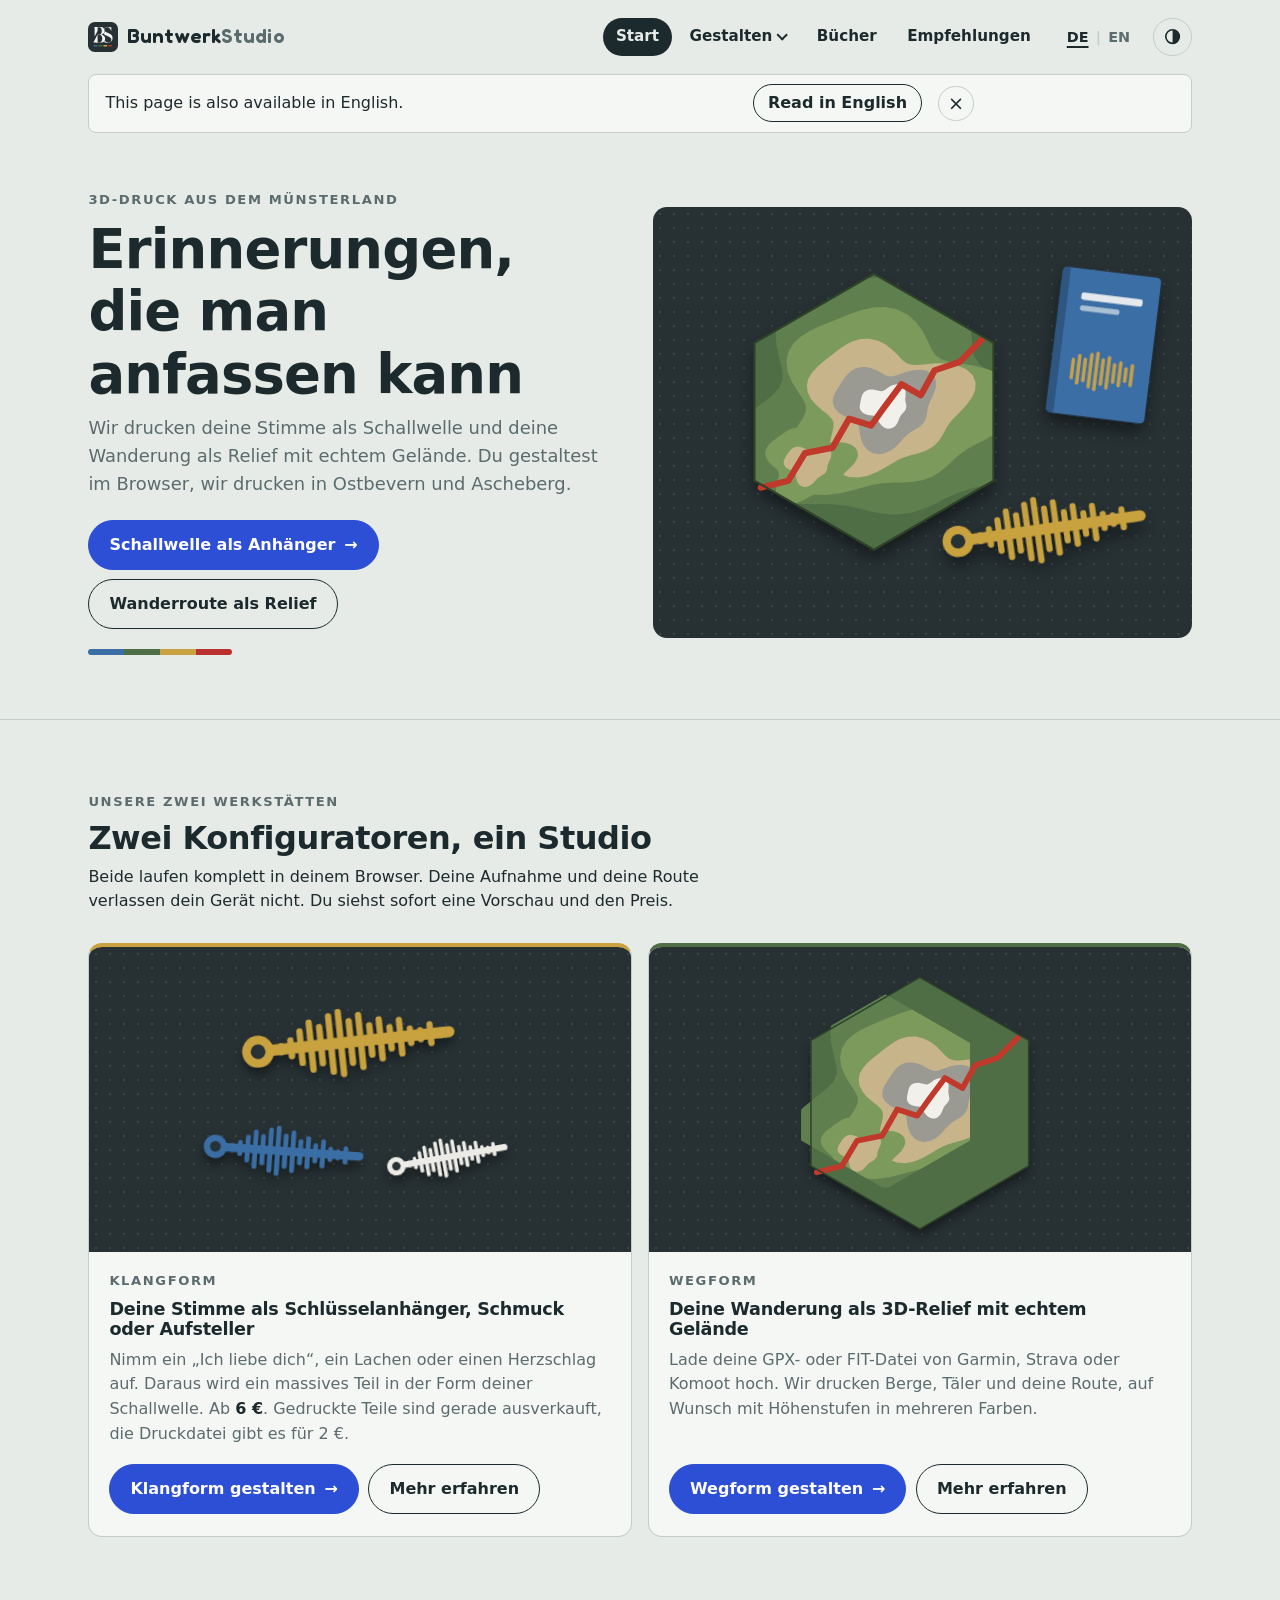
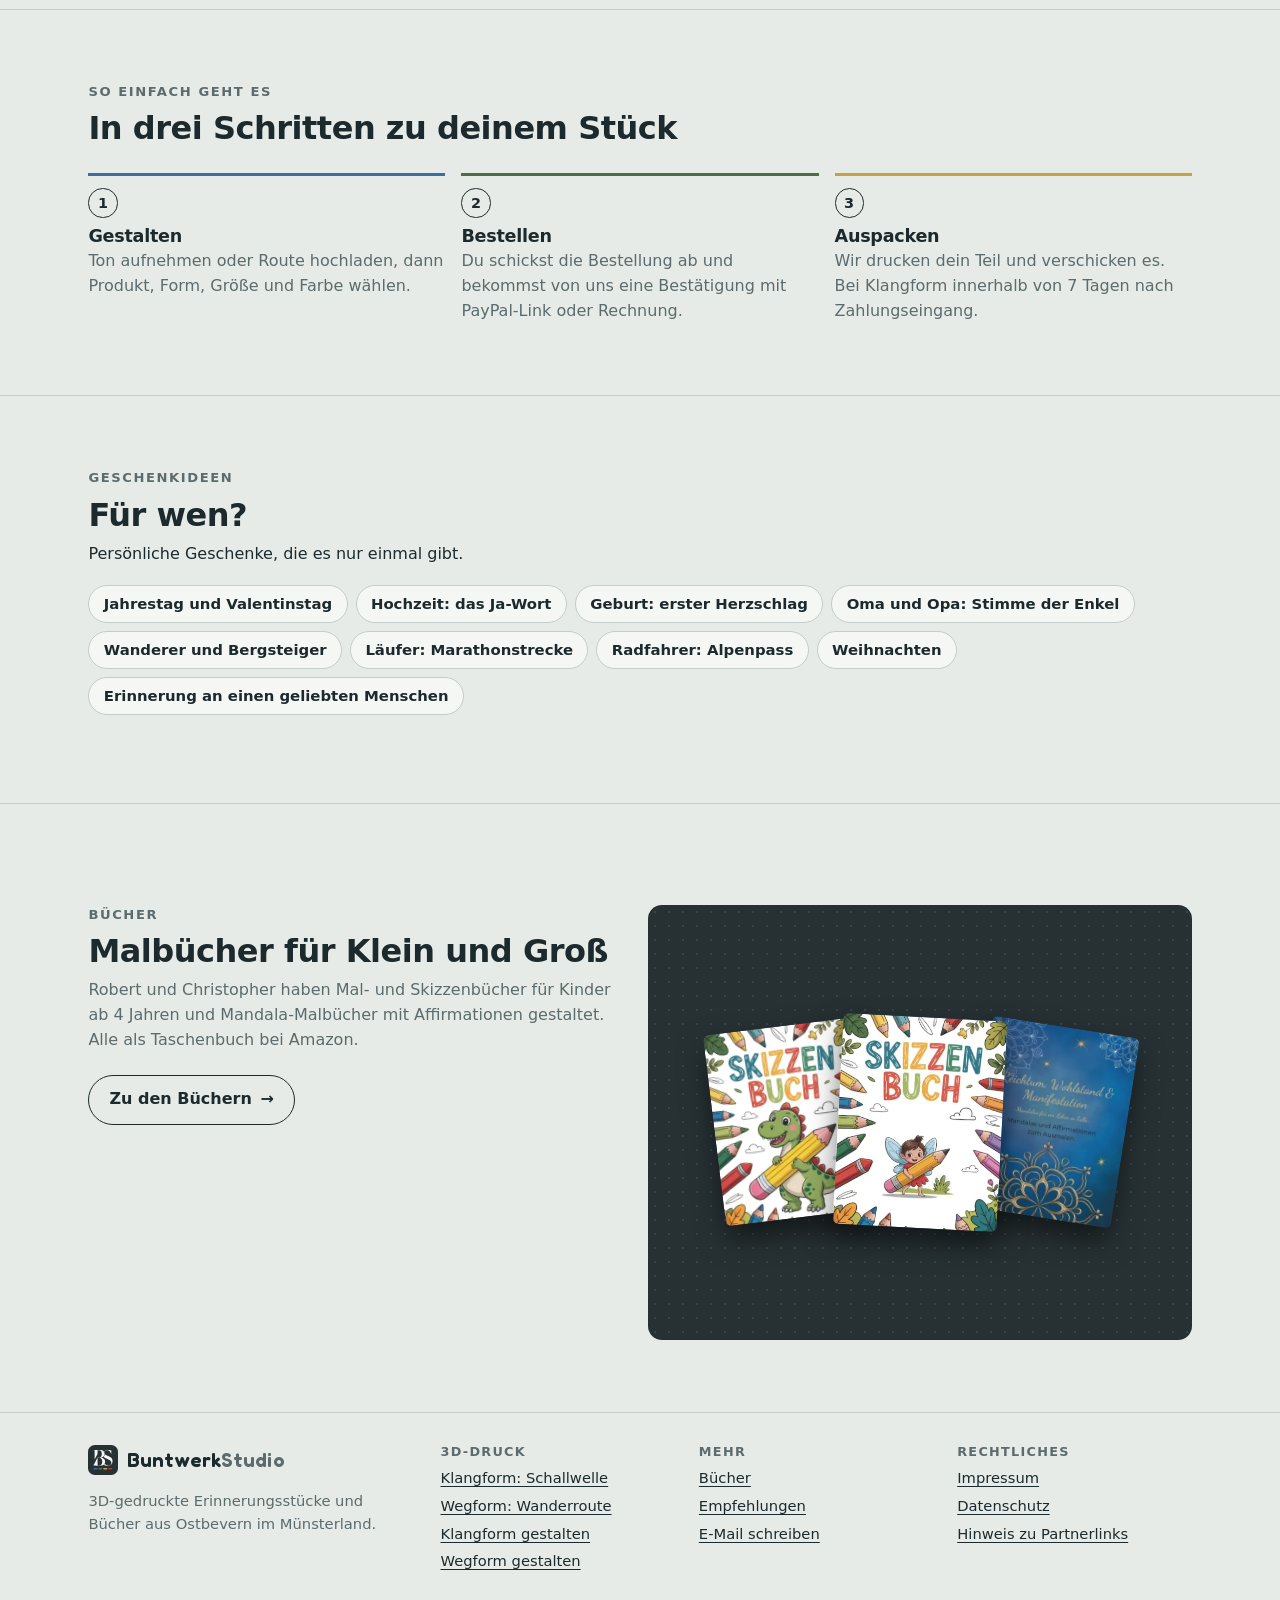
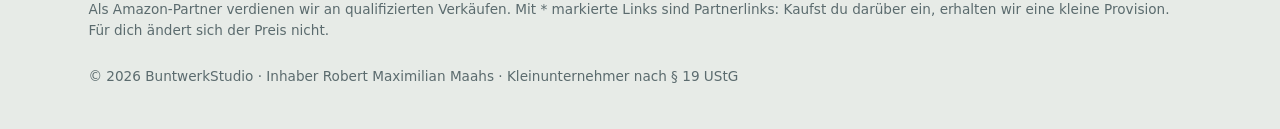
<file: index.html>
<!doctype html>
<html lang="de">
<head>
  <meta charset="utf-8">
  <meta name="viewport" content="width=device-width, initial-scale=1">
  <meta http-equiv="Content-Security-Policy" content="default-src 'self'; img-src 'self' data:; style-src 'self'; script-src 'self'; font-src 'self'; form-action 'none'; base-uri 'self'">
  <meta name="referrer" content="strict-origin-when-cross-origin">
  <title>BuntwerkStudio – Schallwelle und Wanderroute als 3D-Druck</title>
  <meta name="description" content="Personalisierte 3D-Druck-Geschenke aus dem Münsterland: deine Stimme als Schallwellen-Anhänger (Klangform) und deine Wanderroute als 3D-Relief (Wegform). Dazu Malbücher für Kinder und Erwachsene.">
  <meta name="robots" content="index, follow, max-image-preview:large">
  <link rel="canonical" href="https://buntwerkstudio.de/">
  <link rel="alternate" hreflang="de" href="https://buntwerkstudio.de/">
  <link rel="alternate" hreflang="en" href="https://buntwerkstudio.de/en/">
  <link rel="alternate" hreflang="x-default" href="https://buntwerkstudio.de/">
  <meta property="og:type" content="website">
  <meta property="og:locale" content="de_DE">
  <meta property="og:site_name" content="BuntwerkStudio">
  <meta property="og:title" content="BuntwerkStudio – Schallwelle und Wanderroute als 3D-Druck">
  <meta property="og:description" content="Personalisierte 3D-Druck-Geschenke aus dem Münsterland: deine Stimme als Schallwellen-Anhänger (Klangform) und deine Wanderroute als 3D-Relief (Wegform). Dazu Malbücher für Kinder und Erwachsene.">
  <meta property="og:url" content="https://buntwerkstudio.de/">
  <meta property="og:image" content="https://buntwerkstudio.de/img/vorschau.png">
  <meta property="og:image:width" content="1200">
  <meta property="og:image:height" content="630">
  <meta name="twitter:card" content="summary_large_image">
  <meta name="theme-color" content="#273134">
  <link rel="icon" href="/img/logo.svg">
  <link rel="preload" href="fonts/fredoka-600.woff" as="font" type="font/woff" crossorigin>
  <script src="js/thema.js"></script>
  <link rel="stylesheet" href="css/style.css">
  <script type="application/ld+json">{"@context":"https://schema.org","@type":"Organization","@id":"https://buntwerkstudio.de/#organisation","name":"BuntwerkStudio","url":"https://buntwerkstudio.de/","logo":"https://buntwerkstudio.de/img/logo.png","email":"buntwerkstudio@gmail.com","founder":{"@type":"Person","name":"Robert Maximilian Maahs"},"address":{"@type":"PostalAddress","streetAddress":"Zum Fuchsbau 7","postalCode":"48346","addressLocality":"Ostbevern","addressRegion":"Nordrhein-Westfalen","addressCountry":"DE"},"brand":[{"@type":"Brand","name":"Klangform"},{"@type":"Brand","name":"Wegform"}],"sameAs":["https://klangform.netlify.app/","https://tracks-and-trails.netlify.app/"]}</script><script type="application/ld+json">{"@context":"https://schema.org","@type":"WebSite","name":"BuntwerkStudio","url":"https://buntwerkstudio.de/","inLanguage":"de-DE","publisher":{"@id":"https://buntwerkstudio.de/#organisation"}}</script>
</head>
<body>
<header class="huelle kopfzeile"><a class="wortmarke" href="./" aria-label="BuntwerkStudio – Startseite"><svg viewBox="0 0 320 320" aria-hidden="true"><rect width="320" height="320" rx="72" fill="#273134"/><path transform="translate(58 52) scale(.388)" fill="#f5f7f4" d="M369.5 1.1C341.8 5.3 320 16.7 300.1 37.3C295.1 42.5 295.2 43.6 300.6 49.3L304.1 53L308.9 45.8C311.5 41.8 317.3 35.1 321.7 30.9C339.4 14 360.9 7 386.1 9.8C398.3 11.1 406.1 13.4 417.4 19.1C443.4 32 467.1 60.8 481.6 96.9C485.3 106.2 486.1 107.5 488.4 107.8C489.9 108 491.2 107.6 491.5 106.8C491.8 106.1 491.6 83.3 491.2 56.2L490.5 6.9L484.5 12C480.8 15.2 478 16.8 477 16.4C467.3 12.6 440.9 5.4 426.5 2.8C414 0.5 379.7 -0.5 369.5 1.1ZM79.8 3.8C1.2 4 0 4 0 6C0 7.8 0.8 8 16.2 8.2L32.5 8.5L32.8 133.4C32.9 202.2 33.4 258.8 33.8 259.2C34.2 259.6 39.9 249.5 46.5 236.7C67.6 195.4 89.6 152.9 105.1 123.9L114 107.2L114 57.6L114 8L132.8 8C161.5 8 175.9 11.2 189.9 20.4C212.5 35.5 225.1 60.6 228.2 97.2C232 143 217.9 183.3 192 200.5C177.8 209.9 163 213 131.6 213C117.3 213 112 213.3 111.2 214.2C110.2 215.4 107.6 220.5 87 260.5C81.9 270.4 75.6 282.6 73 287.5C62.4 307.7 0 431.9 0 432.8C0 434.4 88 435.2 152.5 434.1C211.4 433.1 212.7 433.1 225 430.5C254.2 424.4 273.5 415.4 290.5 399.8C302.5 388.8 310.3 376.6 315.8 360.4C320.7 346.1 321.4 340.9 321.4 322.5C321.4 307.9 321.1 304.2 319.1 296.5C307.4 251.9 269.7 222.7 215.5 216.4C198.2 214.4 194.9 213.7 200.5 213.3C214.9 212.2 237.5 205.4 252.4 197.7C287.8 179.6 306 148.4 306 105.9C306 90.2 304.1 79.3 299.2 67.3C285.2 33 254.7 11.6 211.5 6C193 3.6 180.8 3.4 79.8 3.8ZM172 219.4C203 227.6 221.3 242.9 233.3 270.9C240.4 287.2 243 301.3 243 323C243 346.6 239.6 363.6 231.4 380.9C221.1 402.8 206.7 416.6 186 424.3C174.4 428.6 162.6 430 137.1 430L114 430L114 324.2C114 266 114.3 218 114.8 217.6C115.2 217.2 126.8 217 140.5 217.2C159.8 217.6 167 218.1 172 219.4ZM315.5 122C313.4 143.4 303.2 166.5 288.4 182.9C286 185.6 284 188.4 284 189.2C284 192.9 298.7 206.3 314.1 216.6C322 221.8 340.8 231.6 356.5 238.7C360.4 240.4 366.5 243.2 370.3 244.9C374 246.6 385.9 251.8 396.8 256.6C437.1 274.4 454.8 284.6 468.5 298.4C485.6 315.5 493.3 332.1 493.4 352C493.6 386.1 470 413.6 431.5 424.2C426.5 425.6 419.8 426.2 408 426.6C393.5 427.1 390.4 426.9 382 425C357.2 419.4 333.6 404 320.9 384.9L316.5 378.3L310 389.3C306 396.1 300.7 403.4 296.2 408.2L288.8 416L291.7 417.1C299.3 420.1 319.6 426.3 329 428.5C347.4 432.8 355.2 433.9 373.4 435.2C418 438.1 450.4 430.3 476.9 410.1C508.8 385.7 525.2 349.1 525.2 302.5C525.1 271.9 517.8 249.8 500.6 228.3C485.6 209.7 464.4 195.7 430 181.7C425.3 179.8 414.1 175.2 405 171.6C383.3 162.8 356.7 149.6 345.5 142.2C336.3 136.1 324.8 125.6 319.3 118.5L316.2 114.6L315.5 122Z"/><rect x="58" y="246" width="44" height="14" rx="7" fill="#3a6ea5"/><rect x="110" y="246" width="44" height="14" rx="7" fill="#4f6e45"/><rect x="162" y="246" width="44" height="14" rx="7" fill="#c9a23f"/><rect x="214" y="246" width="44" height="14" rx="7" fill="#b8312f"/></svg><span>Buntwerk<b>Studio</b></span></a><nav class="menue" aria-label="Hauptmenü"><a href="./" aria-current="page">Start</a><details class="untermenue"><summary aria-expanded="false">Gestalten</summary><ul><li><a href="schallwelle-anhaenger.html">Klangform</a></li><li><a href="wanderroute-3d-relief.html">Wegform</a></li></ul></details><a href="buecher.html">Bücher</a><a href="empfehlungen.html">Empfehlungen</a></nav><nav class="sprache" aria-label="Sprache / Language"><a href="./" lang="de" hreflang="de" data-sprache="de" title="Deutsch" aria-current="true">DE</a><span aria-hidden="true">|</span><a href="en/" lang="en" hreflang="en" data-sprache="en" title="English">EN</a></nav></header>
<main>
<section class="huelle held">
  <div>
    <p class="marke">3D-Druck aus dem Münsterland</p>
    <h1>Erinnerungen, die man anfassen kann</h1>
    <p class="einleitung">Wir drucken deine Stimme als Schallwelle und deine Wanderung als Relief mit echtem Gelände. Du gestaltest im Browser, wir drucken in Ostbevern und Ascheberg.</p>
    <div class="knoepfe">
      <a class="haupt" href="schallwelle-anhaenger.html">Schallwelle als Anhänger <span class="pfeil" aria-hidden="true">→</span></a>
      <a class="zweit" href="wanderroute-3d-relief.html">Wanderroute als Relief</a>
    </div>
    <div class="streifen" aria-hidden="true"><i></i><i></i><i></i><i></i></div>
  </div>
  <div class="bett"><svg viewBox="0 0 500 400" role="img" xmlns="http://www.w3.org/2000/svg"><title>3D-gedrucktes Wanderrelief, Schallwellen-Anhänger und Buch auf einem Druckbett</title><defs><filter id="schatten" x="-20%" y="-20%" width="140%" height="150%"><feDropShadow dx="0" dy="9" stdDeviation="8" flood-color="#000" flood-opacity=".45"/></filter></defs><clipPath id="sechs"><polygon points="315.9,254.0 205.0,318.0 94.1,254.0 94.1,126.0 205.0,62.0 315.9,126.0"/></clipPath><polygon points="315.9,254.0 205.0,318.0 94.1,254.0 94.1,126.0 205.0,62.0 315.9,126.0" fill="#4f6e45" filter="url(#schatten)"/><g clip-path="url(#sechs)"><polygon points="368.2,183.6 377.7,196.7 381.1,210.6 377.7,224.0 368.2,235.5 354.2,244.5 338.0,250.9 321.6,255.2 306.5,258.4 293.4,261.7 282.0,265.6 271.8,270.3 261.7,275.5 251.0,280.3 239.5,283.7 227.5,285.3 215.2,284.8 203.3,282.7 191.9,279.9 180.5,277.4 168.6,275.9 155.3,275.5 140.2,275.7 123.2,275.5 105.4,273.6 88.5,268.9 74.5,260.7 65.4,249.3 62.5,235.5 66.0,220.7 74.7,206.5 86.7,194.0 99.4,183.6 110.2,175.1 117.4,167.6 120.4,160.0 119.8,151.2 117.2,140.6 114.5,128.4 113.8,115.3 116.4,102.6 122.8,91.3 132.7,82.3 145.1,75.9 158.8,71.8 173.0,69.3 187.1,67.5 201.1,65.9 215.2,64.4 229.7,63.4 244.3,63.8 258.6,66.5 271.5,72.3 282.0,81.1 289.5,92.5 293.7,105.2 295.5,117.8 296.3,129.1 298.0,138.2 302.5,145.4 310.9,151.1 323.2,156.7 338.4,163.5 354.2,172.4" fill="#5f7f4f"/><polygon points="340.6,183.6 336.6,193.4 328.9,202.1 319.1,209.4 308.8,215.4 299.2,220.4 291.0,225.1 284.2,230.0 278.2,235.3 272.4,240.7 266.0,245.9 258.7,250.3 250.5,253.4 241.7,255.0 232.7,255.6 223.9,255.6 215.2,256.0 206.4,257.2 196.8,259.5 186.1,262.5 173.9,265.5 160.7,267.2 147.5,266.7 135.6,263.2 126.4,256.5 121.0,247.0 119.9,235.9 122.5,224.2 127.8,213.3 133.9,203.8 139.1,196.0 141.9,189.5 141.7,183.6 138.6,177.4 133.8,170.3 128.8,162.1 125.0,153.0 123.8,143.5 125.6,134.5 130.4,126.5 137.6,119.9 146.2,114.6 155.5,110.3 165.0,106.5 174.4,102.7 183.9,98.9 193.9,95.6 204.4,93.3 215.2,92.9 225.9,94.9 235.6,99.5 243.8,106.4 250.0,114.8 254.5,123.4 258.0,131.1 261.8,137.1 267.0,141.1 274.8,143.5 285.2,145.2 297.9,147.3 311.6,150.9 324.3,156.5 334.2,164.2 339.8,173.5" fill="#7d9a5d"/><polygon points="291.0,183.6 285.7,189.3 280.6,194.3 276.5,198.8 273.3,203.3 270.7,207.9 268.1,212.6 265.1,217.1 261.1,221.2 256.2,224.6 250.7,227.1 244.8,228.9 238.9,230.4 233.2,232.2 227.6,234.6 221.8,237.9 215.2,241.9 207.7,246.0 199.3,249.4 190.3,251.1 181.4,250.6 173.6,247.4 167.8,241.8 164.4,234.4 163.4,226.1 164.3,217.9 166.0,210.6 167.4,204.6 167.4,199.8 165.6,196.0 161.8,192.3 156.7,188.3 151.3,183.6 146.6,178.1 143.6,171.9 142.7,165.6 144.1,159.4 147.4,153.9 151.9,148.9 157.0,144.4 162.3,140.2 167.6,136.0 173.0,131.8 178.9,127.8 185.4,124.5 192.6,122.5 200.3,122.2 208.1,123.8 215.2,127.2 221.4,131.9 226.6,136.9 230.8,141.5 234.9,144.7 239.5,146.3 245.5,146.5 253.1,145.8 262.3,145.0 272.4,145.2 282.2,146.9 290.6,150.6 296.5,156.0 299.3,162.7 298.9,170.0 295.8,177.1" fill="#c8b48a"/><polygon points="255.9,183.6 255.0,186.8 254.5,190.0 254.0,193.2 253.1,196.5 251.6,199.5 249.3,202.3 246.4,204.6 243.2,206.5 240.0,208.4 237.0,210.3 234.2,212.7 231.5,215.7 228.4,219.2 224.8,222.9 220.4,226.2 215.2,228.6 209.7,229.5 204.3,228.6 199.6,225.9 195.9,221.9 193.5,216.9 192.2,211.8 191.6,207.2 191.0,203.5 189.8,200.7 187.7,198.7 184.5,197.1 180.5,195.4 176.1,193.3 172.1,190.6 169.0,187.3 167.2,183.6 166.7,179.7 167.5,175.8 169.1,172.1 171.2,168.6 173.3,165.2 175.5,161.8 177.8,158.4 180.5,155.1 183.7,152.1 187.7,149.8 192.4,148.6 197.5,148.5 202.7,149.6 207.5,151.5 211.7,153.8 215.2,155.9 218.4,157.1 221.6,157.3 225.3,156.3 229.9,154.7 235.3,152.8 241.5,151.4 247.9,151.0 253.7,152.0 258.4,154.5 261.5,158.3 262.7,162.8 262.4,167.6 261.0,172.2 259.1,176.5 257.2,180.2" fill="#9a9a92"/><polygon points="235.0,183.6 235.1,185.2 234.8,186.8 234.2,188.3 233.2,189.7 232.1,191.0 230.9,192.2 229.9,193.5 229.1,194.9 228.3,196.7 227.5,198.7 226.5,200.8 225.0,202.9 223.0,204.6 220.6,205.6 217.9,205.7 215.2,205.0 212.9,203.4 210.9,201.4 209.5,199.2 208.4,197.2 207.4,195.6 206.4,194.5 205.0,193.8 203.2,193.5 201.0,193.2 198.6,192.7 196.3,191.9 194.4,190.7 192.9,189.1 192.1,187.4 191.8,185.5 192.0,183.6 192.3,181.7 192.7,179.9 193.0,178.1 193.5,176.2 194.1,174.4 195.2,172.6 196.7,171.1 198.7,170.0 201.0,169.4 203.6,169.4 206.2,169.7 208.5,170.3 210.5,170.8 212.2,171.0 213.7,170.6 215.2,169.7 217.1,168.3 219.3,166.8 221.9,165.5 224.8,164.6 227.7,164.5 230.3,165.1 232.3,166.6 233.6,168.5 234.3,170.8 234.4,173.1 234.3,175.3 234.1,177.2 234.1,178.9 234.3,180.5 234.6,182.0" fill="#f1f0ea"/><polygon points="186.2,238.6 183.2,241.8 180.2,244.6 177.6,247.1 175.6,249.5 173.9,252.0 172.5,254.5 170.8,257.0 168.7,259.3 166.1,261.2 163.1,262.7 159.9,263.7 156.6,264.5 153.4,265.3 150.3,266.4 147.1,267.9 143.6,269.9 139.5,272.1 135.0,274.0 130.0,275.2 125.1,275.2 120.6,273.9 117.1,271.1 114.9,267.2 114.1,262.8 114.5,258.2 115.5,254.0 116.6,250.5 117.0,247.7 116.4,245.4 114.8,243.3 112.3,241.2 109.4,238.6 106.7,235.7 104.8,232.3 104.1,228.8 104.6,225.4 106.2,222.3 108.6,219.5 111.4,217.0 114.4,214.8 117.4,212.5 120.5,210.3 123.7,208.1 127.2,206.3 131.1,205.0 135.3,204.6 139.5,205.2 143.6,206.9 147.1,209.4 150.0,212.2 152.3,214.9 154.5,217.0 156.8,218.3 159.8,218.7 163.7,218.6 168.4,218.2 173.9,218.2 179.4,219.0 184.3,220.8 188.0,223.6 189.9,227.1 190.1,231.0 188.7,235.0" fill="#7d9a5d"/><polygon points="162.3,238.6 161.9,240.1 161.7,241.6 161.5,243.1 161.1,244.6 160.3,246.0 159.3,247.3 158.0,248.3 156.5,249.2 155.0,250.1 153.6,251.0 152.3,252.1 151.0,253.5 149.6,255.1 148.0,256.8 145.9,258.3 143.6,259.4 141.0,259.8 138.5,259.4 136.3,258.2 134.6,256.3 133.5,254.0 132.9,251.7 132.6,249.6 132.4,247.8 131.8,246.5 130.9,245.6 129.4,244.9 127.5,244.1 125.5,243.1 123.6,241.9 122.2,240.4 121.4,238.6 121.2,236.8 121.5,235.0 122.3,233.3 123.2,231.7 124.2,230.2 125.2,228.6 126.3,227.0 127.5,225.5 129.0,224.1 130.9,223.1 133.0,222.5 135.4,222.4 137.7,222.9 140.0,223.8 141.9,224.9 143.6,225.8 145.0,226.4 146.5,226.5 148.2,226.1 150.3,225.3 152.8,224.4 155.7,223.8 158.6,223.6 161.3,224.1 163.5,225.2 164.9,226.9 165.5,229.0 165.3,231.2 164.7,233.4 163.8,235.3 163.0,237.1" fill="#c8b48a"/></g><path d="M100.0,260.4 L125.6,254.0 L141.0,228.4 L166.6,223.3 L182.0,196.4 L202.4,202.8 L215.2,184.9 L230.6,164.4 L248.5,174.6 L261.3,151.6 L284.4,143.9 L304.8,123.4" fill="none" stroke="#c0392b" stroke-width="5.8" stroke-linecap="round" stroke-linejoin="round"/><polygon points="315.9,254.0 205.0,318.0 94.1,254.0 94.1,126.0 205.0,62.0 315.9,126.0" fill="none" stroke="#2e4229" stroke-width="2"/><g transform="rotate(-8 363 299)" filter="url(#schatten)"><g fill="#c9a23f"><circle cx="282.3" cy="299.0" r="14.3"/><rect x="283.6" y="294.0" width="174.4" height="9.9" rx="5.0"/><rect x="300.6" y="293.4" width="5.5" height="11.2" rx="2.8"/><rect x="309.4" y="289.1" width="5.5" height="19.8" rx="2.8"/><rect x="318.3" y="281.9" width="5.5" height="34.1" rx="2.8"/><rect x="327.2" y="274.8" width="5.5" height="48.4" rx="2.8"/><rect x="336.1" y="279.8" width="5.5" height="38.4" rx="2.8"/><rect x="344.9" y="271.1" width="5.5" height="55.8" rx="2.8"/><rect x="353.8" y="268.0" width="5.5" height="62.0" rx="2.8"/><rect x="362.7" y="277.3" width="5.5" height="43.4" rx="2.8"/><rect x="371.6" y="272.6" width="5.5" height="52.7" rx="2.8"/><rect x="380.5" y="282.9" width="5.5" height="32.2" rx="2.8"/><rect x="389.3" y="278.5" width="5.5" height="40.9" rx="2.8"/><rect x="398.2" y="286.6" width="5.5" height="24.8" rx="2.8"/><rect x="407.1" y="281.0" width="5.5" height="36.0" rx="2.8"/><rect x="416.0" y="289.7" width="5.5" height="18.6" rx="2.8"/><rect x="424.9" y="292.2" width="5.5" height="13.6" rx="2.8"/><rect x="433.7" y="287.8" width="5.5" height="22.3" rx="2.8"/><rect x="442.6" y="294.0" width="5.5" height="9.9" rx="2.8"/></g><circle cx="282.3" cy="299.0" r="6.8" fill="#273134"/></g><g transform="rotate(7 418 128)" filter="url(#schatten)"><rect x="372" y="60" width="92" height="136" rx="4" fill="#3a6ea5"/><rect x="372" y="60" width="7.4" height="136" rx="2" fill="#000" opacity=".22"/><rect x="392.2" y="81.8" width="57.0" height="6.8" rx="2" fill="#f5f7f4" opacity=".9"/><rect x="392.2" y="94.0" width="36.8" height="4.8" rx="2" fill="#f5f7f4" opacity=".6"/><g transform="translate(390.4 134.8) scale(0.613)" fill="#c9a23f"><rect x="0" y="13.5" width="5" height="33.0" rx="2.5"/><rect x="9" y="6.599999999999998" width="5" height="46.8" rx="2.5"/><rect x="18" y="11.399999999999999" width="5" height="37.2" rx="2.5"/><rect x="27" y="3.0" width="5" height="54.0" rx="2.5"/><rect x="36" y="0.0" width="5" height="60.0" rx="2.5"/><rect x="45" y="9.0" width="5" height="42.0" rx="2.5"/><rect x="54" y="4.5" width="5" height="51.0" rx="2.5"/><rect x="63" y="14.399999999999999" width="5" height="31.2" rx="2.5"/><rect x="72" y="10.2" width="5" height="39.6" rx="2.5"/><rect x="81" y="18.0" width="5" height="24.0" rx="2.5"/><rect x="90" y="12.600000000000001" width="5" height="34.8" rx="2.5"/></g></g></svg></div>
</section>

<section class="abschnitt"><div class="huelle">
  <div class="kopf-abschnitt"><p class="marke">Unsere zwei Werkstätten</p>
    <h2>Zwei Konfiguratoren, ein Studio</h2>
    <p>Beide laufen komplett in deinem Browser. Deine Aufnahme und deine Route verlassen dein Gerät nicht. Du siehst sofort eine Vorschau und den Preis.</p></div>
  <div class="karten">
    <article class="karte karte-oben gold">
      <div class="bett"><svg viewBox="0 0 500 400" role="img" xmlns="http://www.w3.org/2000/svg"><title>Schlüsselanhänger in Form einer Schallwelle</title><defs><filter id="schatten" x="-20%" y="-20%" width="140%" height="150%"><feDropShadow dx="0" dy="9" stdDeviation="8" flood-color="#000" flood-opacity=".45"/></filter></defs><g transform="rotate(-6 235 125)" filter="url(#schatten)"><g fill="#c9a23f"><circle cx="115.8" cy="125.0" r="20.8"/><rect x="117.7" y="117.8" width="257.3" height="14.4" rx="7.2"/><rect x="142.2" y="116.9" width="8.1" height="16.2" rx="4.1"/><rect x="155.4" y="110.6" width="8.1" height="28.8" rx="4.1"/><rect x="168.5" y="100.2" width="8.1" height="49.5" rx="4.1"/><rect x="181.7" y="89.9" width="8.1" height="70.2" rx="4.1"/><rect x="194.8" y="97.1" width="8.1" height="55.8" rx="4.1"/><rect x="207.9" y="84.5" width="8.1" height="81.0" rx="4.1"/><rect x="221.1" y="80.0" width="8.1" height="90.0" rx="4.1"/><rect x="234.2" y="93.5" width="8.1" height="63.0" rx="4.1"/><rect x="247.3" y="86.8" width="8.1" height="76.5" rx="4.1"/><rect x="260.5" y="101.6" width="8.1" height="46.8" rx="4.1"/><rect x="273.6" y="95.3" width="8.1" height="59.4" rx="4.1"/><rect x="286.7" y="107.0" width="8.1" height="36.0" rx="4.1"/><rect x="299.9" y="98.9" width="8.1" height="52.2" rx="4.1"/><rect x="313.0" y="111.5" width="8.1" height="27.0" rx="4.1"/><rect x="326.1" y="115.1" width="8.1" height="19.8" rx="4.1"/><rect x="339.3" y="108.8" width="8.1" height="32.4" rx="4.1"/><rect x="352.4" y="117.8" width="8.1" height="14.4" rx="4.1"/></g><circle cx="115.8" cy="125.0" r="9.8" fill="#273134"/></g><g transform="rotate(4 150 268)" filter="url(#schatten)"><g fill="#3a6ea5"><circle cx="60.2" cy="268.0" r="15.2"/><rect x="61.6" y="262.7" width="193.4" height="10.6" rx="5.3"/><rect x="79.7" y="262.1" width="6.1" height="11.9" rx="3.1"/><rect x="89.6" y="257.4" width="6.1" height="21.1" rx="3.1"/><rect x="99.5" y="249.8" width="6.1" height="36.3" rx="3.1"/><rect x="109.4" y="242.3" width="6.1" height="51.5" rx="3.1"/><rect x="119.3" y="247.5" width="6.1" height="40.9" rx="3.1"/><rect x="129.2" y="238.3" width="6.1" height="59.4" rx="3.1"/><rect x="139.1" y="235.0" width="6.1" height="66.0" rx="3.1"/><rect x="149.0" y="244.9" width="6.1" height="46.2" rx="3.1"/><rect x="158.9" y="239.9" width="6.1" height="56.1" rx="3.1"/><rect x="168.8" y="250.8" width="6.1" height="34.3" rx="3.1"/><rect x="178.7" y="246.2" width="6.1" height="43.6" rx="3.1"/><rect x="188.6" y="254.8" width="6.1" height="26.4" rx="3.1"/><rect x="198.5" y="248.9" width="6.1" height="38.3" rx="3.1"/><rect x="208.4" y="258.1" width="6.1" height="19.8" rx="3.1"/><rect x="218.3" y="260.7" width="6.1" height="14.5" rx="3.1"/><rect x="228.3" y="256.1" width="6.1" height="23.8" rx="3.1"/><rect x="238.2" y="262.7" width="6.1" height="10.6" rx="3.1"/></g><circle cx="60.2" cy="268.0" r="7.2" fill="#273134"/></g><g transform="rotate(-10 365 276)" filter="url(#schatten)"><g fill="#ecebe6"><circle cx="297.0" cy="276.0" r="12.0"/><rect x="298.1" y="271.8" width="146.9" height="8.3" rx="4.2"/><rect x="312.3" y="271.3" width="4.6" height="9.4" rx="2.3"/><rect x="319.8" y="267.7" width="4.6" height="16.6" rx="2.3"/><rect x="327.3" y="261.7" width="4.6" height="28.6" rx="2.3"/><rect x="334.8" y="255.7" width="4.6" height="40.6" rx="2.3"/><rect x="342.2" y="259.9" width="4.6" height="32.2" rx="2.3"/><rect x="349.7" y="252.6" width="4.6" height="46.8" rx="2.3"/><rect x="357.2" y="250.0" width="4.6" height="52.0" rx="2.3"/><rect x="364.7" y="257.8" width="4.6" height="36.4" rx="2.3"/><rect x="372.2" y="253.9" width="4.6" height="44.2" rx="2.3"/><rect x="379.7" y="262.5" width="4.6" height="27.0" rx="2.3"/><rect x="387.1" y="258.8" width="4.6" height="34.3" rx="2.3"/><rect x="394.6" y="265.6" width="4.6" height="20.8" rx="2.3"/><rect x="402.1" y="260.9" width="4.6" height="30.2" rx="2.3"/><rect x="409.6" y="268.2" width="4.6" height="15.6" rx="2.3"/><rect x="417.1" y="270.3" width="4.6" height="11.4" rx="2.3"/><rect x="424.6" y="266.6" width="4.6" height="18.7" rx="2.3"/><rect x="432.1" y="271.8" width="4.6" height="8.3" rx="2.3"/></g><circle cx="297.0" cy="276.0" r="5.7" fill="#273134"/></g></svg></div>
      <div class="karte-text">
        <p class="marke">Klangform</p>
        <h3>Deine Stimme als Schlüsselanhänger, Schmuck oder Aufsteller</h3>
        <p>Nimm ein „Ich liebe dich“, ein Lachen oder einen Herzschlag auf. Daraus wird ein massives Teil in der Form deiner Schallwelle. Ab <span class="preis">6 €</span>. Gedruckte Teile sind gerade ausverkauft, die Druckdatei gibt es für 2 €.</p>
        <div class="knoepfe">
          <a class="haupt" href="https://klangform.netlify.app/" rel="noopener">Klangform gestalten <span class="pfeil" aria-hidden="true">→</span></a>
          <a class="zweit" href="schallwelle-anhaenger.html">Mehr erfahren</a>
        </div>
      </div>
    </article>
    <article class="karte karte-oben gruen">
      <div class="bett"><svg viewBox="0 0 500 400" role="img" xmlns="http://www.w3.org/2000/svg"><title>Relief einer Wanderroute in Höhenstufen mit roter Route</title><defs><filter id="schatten" x="-20%" y="-20%" width="140%" height="150%"><feDropShadow dx="0" dy="9" stdDeviation="8" flood-color="#000" flood-opacity=".45"/></filter></defs><clipPath id="sechs"><polygon points="392.9,287.5 250.0,370.0 107.1,287.5 107.1,122.5 250.0,40.0 392.9,122.5"/></clipPath><polygon points="392.9,287.5 250.0,370.0 107.1,287.5 107.1,122.5 250.0,40.0 392.9,122.5" fill="#4f6e45" filter="url(#schatten)"/><g clip-path="url(#sechs)"><polygon points="460.4,196.8 472.6,213.7 477.0,231.6 472.6,248.8 460.3,263.7 442.4,275.3 421.5,283.5 400.3,289.0 380.8,293.2 363.9,297.4 349.3,302.4 336.1,308.5 323.0,315.2 309.3,321.3 294.5,325.8 278.9,327.8 263.2,327.2 247.9,324.5 233.1,320.9 218.5,317.7 203.1,315.7 186.0,315.2 166.4,315.5 144.6,315.3 121.7,312.8 99.8,306.7 81.8,296.1 70.1,281.4 66.3,263.6 70.8,244.6 82.1,226.3 97.6,210.1 113.9,196.8 127.8,185.8 137.1,176.2 141.0,166.4 140.2,155.0 136.8,141.3 133.4,125.6 132.5,108.8 135.8,92.3 144.1,77.7 156.8,66.2 172.7,57.9 190.4,52.7 208.7,49.4 226.9,47.1 245.0,45.1 263.2,43.1 281.8,41.8 300.7,42.3 319.0,45.8 335.7,53.2 349.3,64.6 358.9,79.3 364.4,95.6 366.7,111.9 367.7,126.4 369.9,138.3 375.7,147.5 386.5,154.9 402.4,162.1 421.9,170.9 442.4,182.3" fill="#5f7f4f"/><polygon points="424.8,196.8 419.6,209.4 409.8,220.7 397.1,230.1 383.8,237.7 371.4,244.2 360.8,250.2 352.0,256.5 344.4,263.3 336.9,270.4 328.7,277.1 319.3,282.7 308.6,286.7 297.3,288.8 285.7,289.5 274.4,289.6 263.2,290.0 251.8,291.6 239.5,294.5 225.6,298.5 209.9,302.3 192.9,304.5 175.9,303.9 160.5,299.3 148.7,290.7 141.7,278.5 140.2,264.1 143.7,249.1 150.5,235.0 158.4,222.8 165.0,212.8 168.6,204.4 168.3,196.8 164.4,188.8 158.3,179.6 151.8,169.0 146.9,157.2 145.3,145.1 147.6,133.4 153.8,123.2 163.1,114.7 174.2,107.9 186.2,102.3 198.4,97.3 210.5,92.4 222.8,87.6 235.7,83.3 249.2,80.4 263.2,79.8 276.9,82.4 289.5,88.3 300.0,97.3 308.0,108.0 313.8,119.1 318.3,129.1 323.2,136.8 330.0,142.0 339.9,145.1 353.4,147.3 369.8,150.0 387.4,154.6 403.7,161.8 416.5,171.7 423.8,183.8" fill="#7d9a5d"/><polygon points="360.9,196.8 354.0,204.1 347.5,210.5 342.1,216.4 338.0,222.2 334.6,228.1 331.4,234.1 327.4,240.0 322.3,245.2 316.1,249.6 308.9,252.8 301.2,255.1 293.7,257.1 286.4,259.3 279.1,262.5 271.6,266.7 263.2,271.9 253.5,277.1 242.6,281.5 231.0,283.8 219.6,283.1 209.6,279.0 202.1,271.8 197.7,262.2 196.4,251.5 197.5,240.9 199.7,231.5 201.5,223.8 201.5,217.7 199.1,212.7 194.3,208.0 187.7,202.8 180.7,196.8 174.7,189.6 170.8,181.7 169.7,173.5 171.5,165.6 175.7,158.4 181.5,152.0 188.1,146.2 194.9,140.8 201.7,135.3 208.8,129.9 216.3,124.8 224.7,120.6 234.1,118.0 244.0,117.6 253.9,119.7 263.2,124.1 271.2,130.1 277.8,136.6 283.3,142.4 288.5,146.6 294.5,148.7 302.2,148.9 312.0,148.0 323.8,147.0 336.8,147.2 349.5,149.4 360.4,154.1 368.0,161.1 371.6,169.8 371.0,179.2 367.1,188.4" fill="#c8b48a"/><polygon points="315.6,196.8 314.5,200.9 313.8,205.0 313.2,209.2 312.0,213.3 310.0,217.3 307.1,220.8 303.4,223.8 299.3,226.3 295.1,228.7 291.3,231.2 287.7,234.3 284.1,238.1 280.2,242.6 275.5,247.4 269.8,251.7 263.2,254.7 256.1,255.9 249.1,254.8 243.0,251.3 238.3,246.1 235.2,239.7 233.5,233.2 232.7,227.2 232.0,222.4 230.5,218.8 227.7,216.2 223.6,214.1 218.4,212.0 212.8,209.3 207.6,205.8 203.5,201.6 201.2,196.8 200.7,191.7 201.7,186.7 203.8,182.0 206.4,177.5 209.2,173.1 212.0,168.7 215.0,164.3 218.4,160.0 222.6,156.2 227.7,153.2 233.8,151.6 240.3,151.5 247.0,152.9 253.2,155.4 258.6,158.4 263.2,161.0 267.3,162.6 271.4,162.8 276.2,161.6 282.0,159.4 289.1,157.0 297.1,155.2 305.3,154.7 312.8,156.1 318.9,159.3 322.8,164.1 324.4,169.9 324.0,176.1 322.2,182.1 319.7,187.5 317.3,192.4" fill="#9a9a92"/><polygon points="288.6,196.8 288.8,198.8 288.5,200.9 287.6,202.8 286.4,204.6 284.9,206.3 283.4,207.8 282.1,209.5 281.0,211.4 280.1,213.6 279.0,216.2 277.7,219.0 275.8,221.6 273.2,223.8 270.1,225.1 266.6,225.3 263.2,224.3 260.1,222.3 257.6,219.7 255.8,216.9 254.4,214.3 253.1,212.2 251.8,210.8 250.0,209.9 247.7,209.5 244.9,209.1 241.8,208.5 238.8,207.4 236.3,205.9 234.5,203.9 233.4,201.6 233.0,199.2 233.2,196.8 233.6,194.4 234.1,192.0 234.6,189.6 235.2,187.2 236.0,184.8 237.3,182.6 239.2,180.6 241.8,179.2 244.9,178.5 248.2,178.4 251.5,178.9 254.5,179.6 257.1,180.3 259.3,180.5 261.2,180.0 263.2,178.8 265.6,177.1 268.4,175.1 271.8,173.4 275.6,172.3 279.3,172.1 282.6,173.0 285.2,174.8 286.9,177.3 287.7,180.3 287.9,183.2 287.7,186.0 287.5,188.5 287.5,190.7 287.8,192.7 288.2,194.7" fill="#f1f0ea"/><polygon points="225.8,267.7 221.9,271.8 218.0,275.4 214.7,278.6 212.0,281.7 210.0,284.9 208.1,288.1 205.9,291.3 203.2,294.3 199.9,296.8 196.0,298.7 191.8,300.0 187.6,301.0 183.5,302.0 179.5,303.4 175.3,305.4 170.8,308.0 165.6,310.8 159.7,313.3 153.4,314.8 147.0,314.9 141.2,313.1 136.7,309.5 133.9,304.6 132.9,298.8 133.4,292.9 134.7,287.5 136.0,283.0 136.6,279.3 135.9,276.4 133.7,273.7 130.5,271.0 126.8,267.7 123.3,263.9 120.9,259.6 119.9,255.0 120.6,250.6 122.7,246.6 125.7,243.0 129.4,239.8 133.2,236.9 137.1,234.0 141.0,231.2 145.2,228.4 149.7,226.0 154.8,224.3 160.2,223.8 165.6,224.6 170.8,226.8 175.3,230.0 179.1,233.6 182.1,237.1 184.9,239.9 187.9,241.5 191.7,242.0 196.7,241.8 202.9,241.4 209.9,241.4 217.0,242.4 223.3,244.7 228.0,248.3 230.6,252.8 230.8,257.9 229.0,263.0" fill="#7d9a5d"/><polygon points="195.0,267.7 194.5,269.6 194.2,271.5 193.9,273.4 193.4,275.4 192.4,277.2 191.1,278.8 189.3,280.2 187.5,281.4 185.5,282.4 183.8,283.6 182.1,285.0 180.5,286.8 178.6,288.9 176.5,291.1 173.8,293.1 170.8,294.5 167.5,295.0 164.3,294.5 161.5,292.9 159.3,290.5 157.9,287.5 157.1,284.5 156.7,281.8 156.4,279.5 155.7,277.9 154.4,276.7 152.5,275.7 150.1,274.7 147.5,273.5 145.1,271.9 143.3,269.9 142.2,267.7 141.9,265.4 142.4,263.1 143.4,260.9 144.6,258.8 145.9,256.8 147.2,254.7 148.5,252.7 150.1,250.7 152.1,249.0 154.4,247.6 157.2,246.8 160.2,246.8 163.3,247.5 166.2,248.6 168.7,250.0 170.8,251.2 172.7,251.9 174.6,252.0 176.8,251.5 179.5,250.5 182.8,249.4 186.4,248.5 190.2,248.3 193.7,248.9 196.5,250.4 198.3,252.6 199.1,255.3 198.9,258.2 198.0,260.9 196.9,263.4 195.8,265.7" fill="#c8b48a"/></g><path d="M114.7,295.8 L147.7,287.5 L167.5,254.5 L200.5,247.9 L220.3,213.2 L246.7,221.5 L263.2,198.4 L283.0,172.0 L306.1,185.2 L322.6,155.5 L352.3,145.6 L378.7,119.2" fill="none" stroke="#c0392b" stroke-width="7.4" stroke-linecap="round" stroke-linejoin="round"/><polygon points="392.9,287.5 250.0,370.0 107.1,287.5 107.1,122.5 250.0,40.0 392.9,122.5" fill="none" stroke="#2e4229" stroke-width="2"/></svg></div>
      <div class="karte-text">
        <p class="marke">Wegform</p>
        <h3>Deine Wanderung als 3D-Relief mit echtem Gelände</h3>
        <p>Lade deine GPX- oder FIT-Datei von Garmin, Strava oder Komoot hoch. Wir drucken Berge, Täler und deine Route, auf Wunsch mit Höhenstufen in mehreren Farben.</p>
        <div class="knoepfe">
          <a class="haupt" href="https://tracks-and-trails.netlify.app/" rel="noopener">Wegform gestalten <span class="pfeil" aria-hidden="true">→</span></a>
          <a class="zweit" href="wanderroute-3d-relief.html">Mehr erfahren</a>
        </div>
      </div>
    </article>
  </div>
</div></section>

<section class="abschnitt"><div class="huelle">
  <div class="kopf-abschnitt"><p class="marke">So einfach geht es</p><h2>In drei Schritten zu deinem Stück</h2></div>
  <ol class="ablauf">
    <li><h3>Gestalten</h3><p>Ton aufnehmen oder Route hochladen, dann Produkt, Form, Größe und Farbe wählen.</p></li>
    <li><h3>Bestellen</h3><p>Du schickst die Bestellung ab und bekommst von uns eine Bestätigung mit PayPal-Link oder Rechnung.</p></li>
    <li><h3>Auspacken</h3><p>Wir drucken dein Teil und verschicken es. Bei Klangform innerhalb von 7 Tagen nach Zahlungseingang.</p></li>
  </ol>
</div></section>

<section class="abschnitt"><div class="huelle">
  <div class="kopf-abschnitt"><p class="marke">Geschenkideen</p><h2>Für wen?</h2>
    <p>Persönliche Geschenke, die es nur einmal gibt.</p></div>
  <ul class="chips">
    <li>Jahrestag und Valentinstag</li><li>Hochzeit: das Ja-Wort</li><li>Geburt: erster Herzschlag</li>
    <li>Oma und Opa: Stimme der Enkel</li><li>Wanderer und Bergsteiger</li><li>Läufer: Marathonstrecke</li>
    <li>Radfahrer: Alpenpass</li><li>Weihnachten</li><li>Erinnerung an einen geliebten Menschen</li>
  </ul>
</div></section>

<section class="abschnitt"><div class="huelle karten">
  <div>
    <p class="marke">Bücher</p><h2>Malbücher für Klein und Groß</h2>
    <p class="leise">Robert und Christopher haben Mal- und Skizzenbücher für Kinder ab 4 Jahren und Mandala-Malbücher mit Affirmationen gestaltet. Alle als Taschenbuch bei Amazon.</p>
    <div class="knoepfe"><a class="zweit" href="buecher.html">Zu den Büchern <span class="pfeil" aria-hidden="true">→</span></a></div>
  </div>
  <div class="bett collage" aria-hidden="true"><img src="img/buch-dino-skizzenbuch.webp" alt="" width="302" height="390" class="dreh0"><img src="img/buch-feen-skizzenbuch.webp" alt="" width="302" height="390" class="dreh1"><img src="img/buch-reichtum-wohlstand.webp" alt="" width="302" height="390" class="dreh2"></div>
</div></section>
</main>
<footer class="fuss"><div class="huelle">
  <div class="fuss-raster">
    <div><a class="wortmarke" href="./"><svg viewBox="0 0 320 320" aria-hidden="true"><rect width="320" height="320" rx="72" fill="#273134"/><path transform="translate(58 52) scale(.388)" fill="#f5f7f4" d="M369.5 1.1C341.8 5.3 320 16.7 300.1 37.3C295.1 42.5 295.2 43.6 300.6 49.3L304.1 53L308.9 45.8C311.5 41.8 317.3 35.1 321.7 30.9C339.4 14 360.9 7 386.1 9.8C398.3 11.1 406.1 13.4 417.4 19.1C443.4 32 467.1 60.8 481.6 96.9C485.3 106.2 486.1 107.5 488.4 107.8C489.9 108 491.2 107.6 491.5 106.8C491.8 106.1 491.6 83.3 491.2 56.2L490.5 6.9L484.5 12C480.8 15.2 478 16.8 477 16.4C467.3 12.6 440.9 5.4 426.5 2.8C414 0.5 379.7 -0.5 369.5 1.1ZM79.8 3.8C1.2 4 0 4 0 6C0 7.8 0.8 8 16.2 8.2L32.5 8.5L32.8 133.4C32.9 202.2 33.4 258.8 33.8 259.2C34.2 259.6 39.9 249.5 46.5 236.7C67.6 195.4 89.6 152.9 105.1 123.9L114 107.2L114 57.6L114 8L132.8 8C161.5 8 175.9 11.2 189.9 20.4C212.5 35.5 225.1 60.6 228.2 97.2C232 143 217.9 183.3 192 200.5C177.8 209.9 163 213 131.6 213C117.3 213 112 213.3 111.2 214.2C110.2 215.4 107.6 220.5 87 260.5C81.9 270.4 75.6 282.6 73 287.5C62.4 307.7 0 431.9 0 432.8C0 434.4 88 435.2 152.5 434.1C211.4 433.1 212.7 433.1 225 430.5C254.2 424.4 273.5 415.4 290.5 399.8C302.5 388.8 310.3 376.6 315.8 360.4C320.7 346.1 321.4 340.9 321.4 322.5C321.4 307.9 321.1 304.2 319.1 296.5C307.4 251.9 269.7 222.7 215.5 216.4C198.2 214.4 194.9 213.7 200.5 213.3C214.9 212.2 237.5 205.4 252.4 197.7C287.8 179.6 306 148.4 306 105.9C306 90.2 304.1 79.3 299.2 67.3C285.2 33 254.7 11.6 211.5 6C193 3.6 180.8 3.4 79.8 3.8ZM172 219.4C203 227.6 221.3 242.9 233.3 270.9C240.4 287.2 243 301.3 243 323C243 346.6 239.6 363.6 231.4 380.9C221.1 402.8 206.7 416.6 186 424.3C174.4 428.6 162.6 430 137.1 430L114 430L114 324.2C114 266 114.3 218 114.8 217.6C115.2 217.2 126.8 217 140.5 217.2C159.8 217.6 167 218.1 172 219.4ZM315.5 122C313.4 143.4 303.2 166.5 288.4 182.9C286 185.6 284 188.4 284 189.2C284 192.9 298.7 206.3 314.1 216.6C322 221.8 340.8 231.6 356.5 238.7C360.4 240.4 366.5 243.2 370.3 244.9C374 246.6 385.9 251.8 396.8 256.6C437.1 274.4 454.8 284.6 468.5 298.4C485.6 315.5 493.3 332.1 493.4 352C493.6 386.1 470 413.6 431.5 424.2C426.5 425.6 419.8 426.2 408 426.6C393.5 427.1 390.4 426.9 382 425C357.2 419.4 333.6 404 320.9 384.9L316.5 378.3L310 389.3C306 396.1 300.7 403.4 296.2 408.2L288.8 416L291.7 417.1C299.3 420.1 319.6 426.3 329 428.5C347.4 432.8 355.2 433.9 373.4 435.2C418 438.1 450.4 430.3 476.9 410.1C508.8 385.7 525.2 349.1 525.2 302.5C525.1 271.9 517.8 249.8 500.6 228.3C485.6 209.7 464.4 195.7 430 181.7C425.3 179.8 414.1 175.2 405 171.6C383.3 162.8 356.7 149.6 345.5 142.2C336.3 136.1 324.8 125.6 319.3 118.5L316.2 114.6L315.5 122Z"/><rect x="58" y="246" width="44" height="14" rx="7" fill="#3a6ea5"/><rect x="110" y="246" width="44" height="14" rx="7" fill="#4f6e45"/><rect x="162" y="246" width="44" height="14" rx="7" fill="#c9a23f"/><rect x="214" y="246" width="44" height="14" rx="7" fill="#b8312f"/></svg><span>Buntwerk<b>Studio</b></span></a>
      <p>3D-gedruckte Erinnerungsstücke und Bücher aus Ostbevern im Münsterland.</p></div>
    <div><h2>3D-Druck</h2><ul>
      <li><a href="schallwelle-anhaenger.html">Klangform: Schallwelle</a></li>
      <li><a href="wanderroute-3d-relief.html">Wegform: Wanderroute</a></li>
      <li><a href="https://klangform.netlify.app/" rel="noopener">Klangform gestalten</a></li>
      <li><a href="https://tracks-and-trails.netlify.app/" rel="noopener">Wegform gestalten</a></li></ul></div>
    <div><h2>Mehr</h2><ul>
      <li><a href="buecher.html">Bücher</a></li>
      <li><a href="empfehlungen.html">Empfehlungen</a></li>
      <li><a href="mailto:buntwerkstudio@gmail.com">E-Mail schreiben</a></li></ul></div>
    <div><h2>Rechtliches</h2><ul>
      <li><a href="impressum.html">Impressum</a></li>
      <li><a href="datenschutz.html">Datenschutz</a></li>
      <li><a href="datenschutz.html#partnerprogramm">Hinweis zu Partnerlinks</a></li></ul></div>
  </div>
  <p class="klein">Als Amazon-Partner verdienen wir an qualifizierten Verkäufen. Mit * markierte Links sind Partnerlinks: Kaufst du darüber ein, erhalten wir eine kleine Provision. Für dich ändert sich der Preis nicht.</p>
  <p class="klein">© 2026 BuntwerkStudio · Inhaber Robert Maximilian Maahs · Kleinunternehmer nach § 19 UStG</p>
</div></footer>
<script src="js/partner.js" defer></script>
<script src="js/sprache.js" defer></script>
<script src="js/menue.js" defer></script>
</body>
</html>
</file>
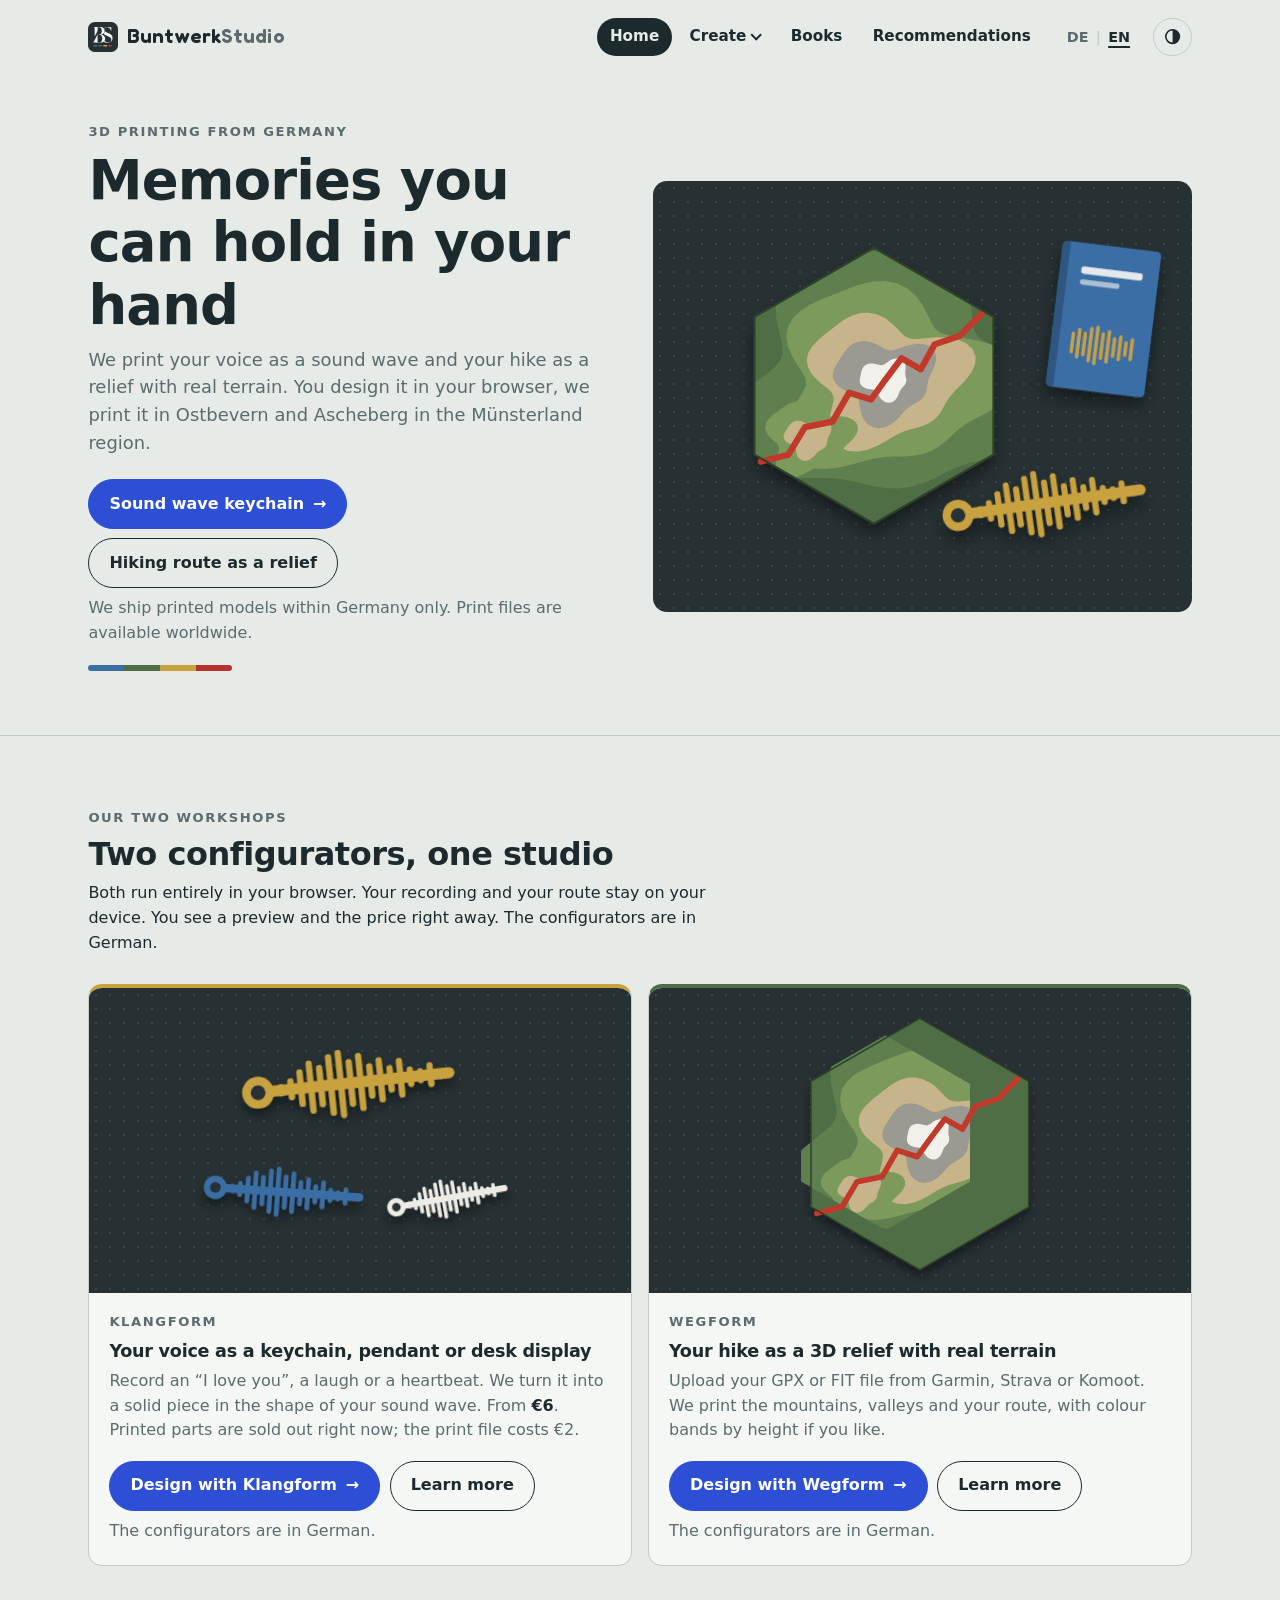
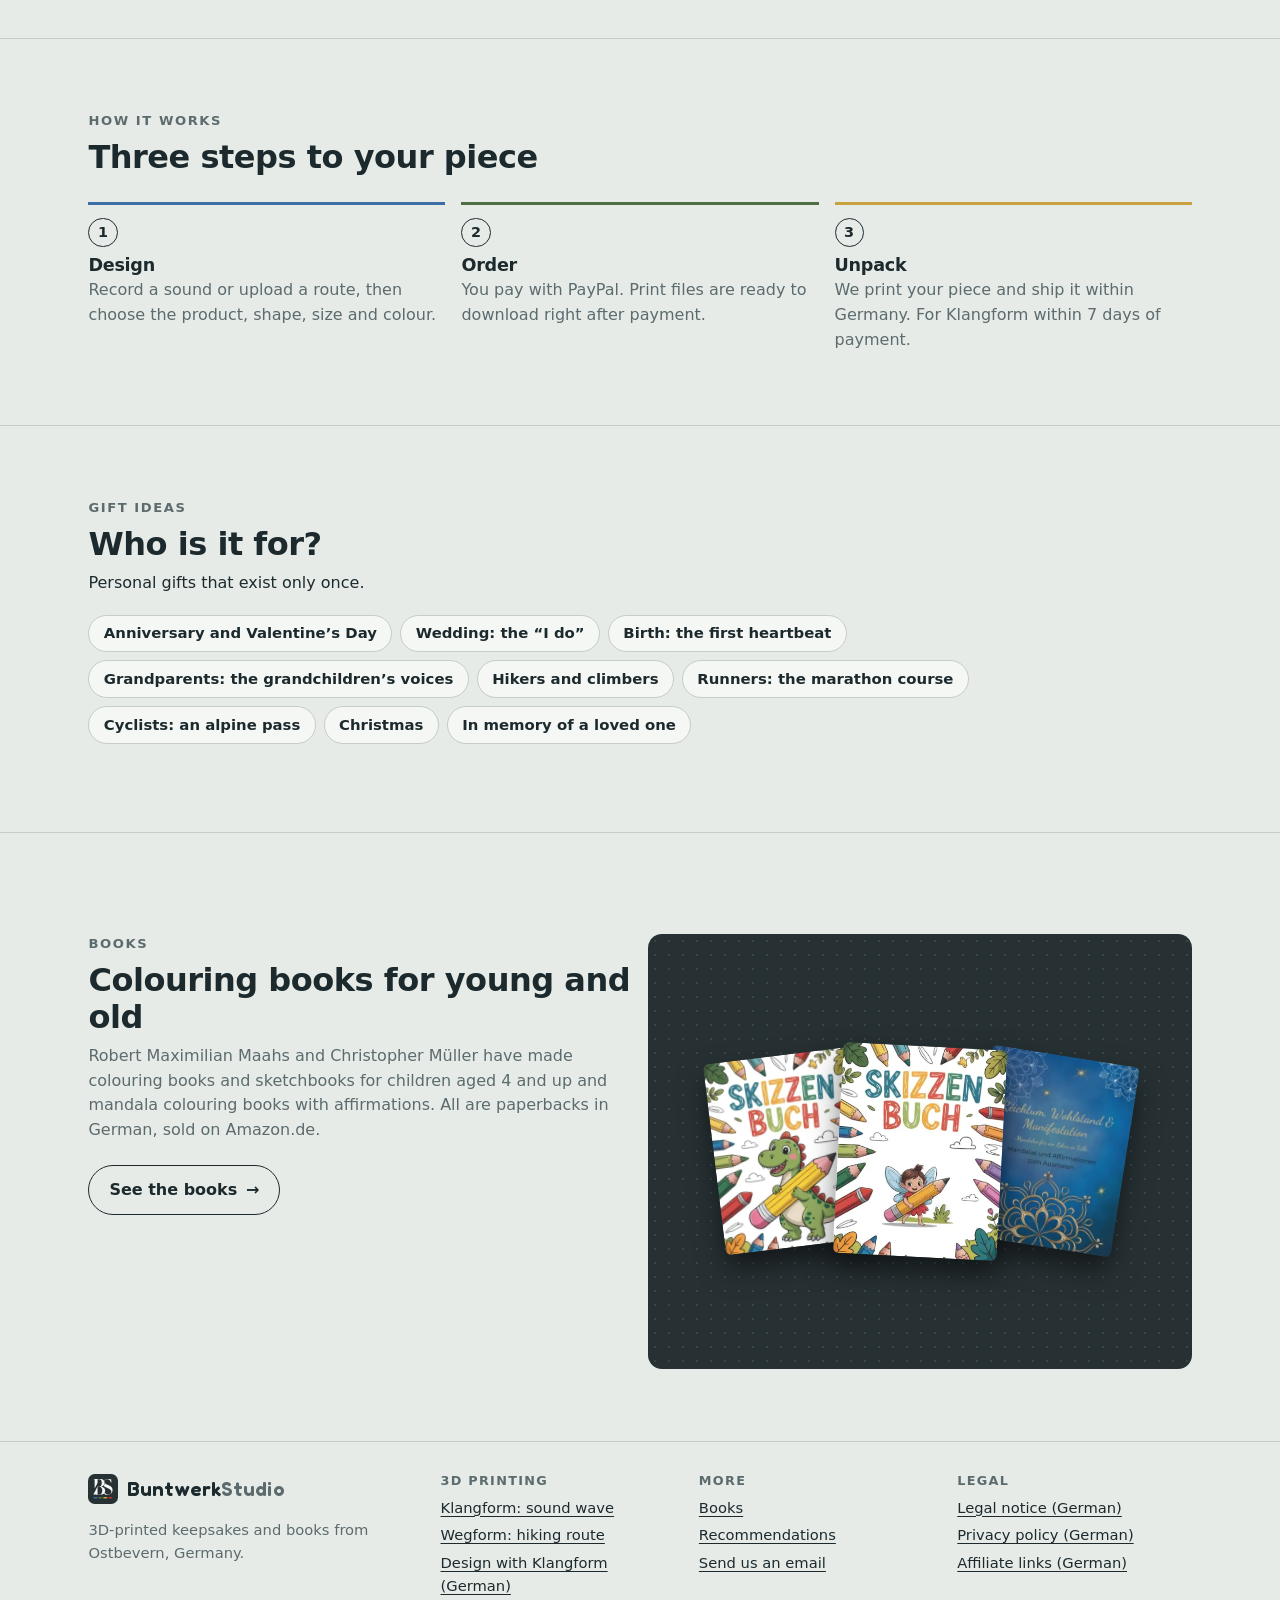
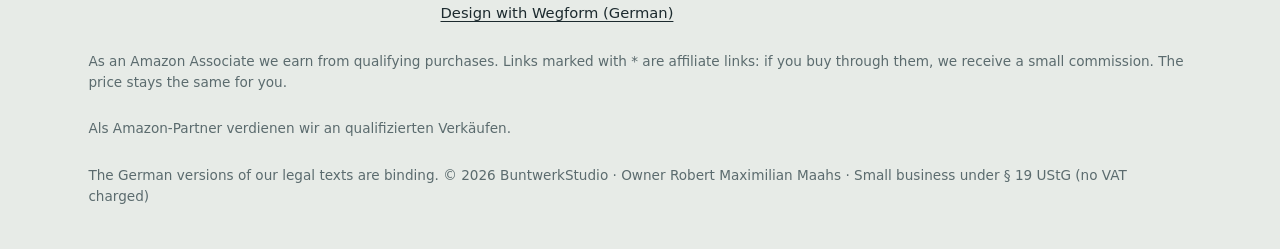
<file: en/index.html>
<!doctype html>
<html lang="en">
<head>
  <meta charset="utf-8">
  <meta name="viewport" content="width=device-width, initial-scale=1">
  <meta http-equiv="Content-Security-Policy" content="default-src 'self'; img-src 'self' data:; style-src 'self'; script-src 'self'; font-src 'self'; form-action 'none'; base-uri 'self'">
  <meta name="referrer" content="strict-origin-when-cross-origin">
  <title>BuntwerkStudio – sound waves and hiking routes as 3D prints</title>
  <meta name="description" content="Personalised 3D-printed gifts from Germany: your voice as a sound wave keychain (Klangform) and your hiking route as a 3D relief (Wegform). Plus colouring books for children and adults.">
  <meta name="robots" content="index, follow, max-image-preview:large">
  <link rel="canonical" href="https://buntwerkstudio.de/en/">
  <link rel="alternate" hreflang="de" href="https://buntwerkstudio.de/">
  <link rel="alternate" hreflang="en" href="https://buntwerkstudio.de/en/">
  <link rel="alternate" hreflang="x-default" href="https://buntwerkstudio.de/">
  <meta property="og:type" content="website">
  <meta property="og:locale" content="en_GB">
  <meta property="og:site_name" content="BuntwerkStudio">
  <meta property="og:title" content="BuntwerkStudio – sound waves and hiking routes as 3D prints">
  <meta property="og:description" content="Personalised 3D-printed gifts from Germany: your voice as a sound wave keychain (Klangform) and your hiking route as a 3D relief (Wegform). Plus colouring books for children and adults.">
  <meta property="og:url" content="https://buntwerkstudio.de/en/">
  <meta property="og:image" content="https://buntwerkstudio.de/img/vorschau.png">
  <meta property="og:image:width" content="1200">
  <meta property="og:image:height" content="630">
  <meta name="twitter:card" content="summary_large_image">
  <meta name="theme-color" content="#273134">
  <link rel="icon" href="/img/logo.svg">
  <link rel="preload" href="../fonts/fredoka-600.woff" as="font" type="font/woff" crossorigin>
  <script src="../js/thema.js"></script>
  <link rel="stylesheet" href="../css/style.css">
  <script type="application/ld+json">{"@context":"https://schema.org","@type":"Organization","@id":"https://buntwerkstudio.de/#organisation","name":"BuntwerkStudio","url":"https://buntwerkstudio.de/","logo":"https://buntwerkstudio.de/img/logo.png","email":"buntwerkstudio@gmail.com","founder":{"@type":"Person","name":"Robert Maximilian Maahs"},"address":{"@type":"PostalAddress","streetAddress":"Zum Fuchsbau 7","postalCode":"48346","addressLocality":"Ostbevern","addressRegion":"Nordrhein-Westfalen","addressCountry":"DE"},"brand":[{"@type":"Brand","name":"Klangform"},{"@type":"Brand","name":"Wegform"}],"sameAs":["https://klangform.netlify.app/","https://tracks-and-trails.netlify.app/"],"description":"3D-printed personalised keepsakes and books from Ostbevern, Germany."}</script><script type="application/ld+json">{"@context":"https://schema.org","@type":"WebSite","name":"BuntwerkStudio","url":"https://buntwerkstudio.de/en/","inLanguage":"en","publisher":{"@id":"https://buntwerkstudio.de/#organisation"}}</script>
</head>
<body>
<header class="huelle kopfzeile"><a class="wortmarke" href="./" aria-label="BuntwerkStudio – Home"><svg viewBox="0 0 320 320" aria-hidden="true"><rect width="320" height="320" rx="72" fill="#273134"/><path transform="translate(58 52) scale(.388)" fill="#f5f7f4" d="M369.5 1.1C341.8 5.3 320 16.7 300.1 37.3C295.1 42.5 295.2 43.6 300.6 49.3L304.1 53L308.9 45.8C311.5 41.8 317.3 35.1 321.7 30.9C339.4 14 360.9 7 386.1 9.8C398.3 11.1 406.1 13.4 417.4 19.1C443.4 32 467.1 60.8 481.6 96.9C485.3 106.2 486.1 107.5 488.4 107.8C489.9 108 491.2 107.6 491.5 106.8C491.8 106.1 491.6 83.3 491.2 56.2L490.5 6.9L484.5 12C480.8 15.2 478 16.8 477 16.4C467.3 12.6 440.9 5.4 426.5 2.8C414 0.5 379.7 -0.5 369.5 1.1ZM79.8 3.8C1.2 4 0 4 0 6C0 7.8 0.8 8 16.2 8.2L32.5 8.5L32.8 133.4C32.9 202.2 33.4 258.8 33.8 259.2C34.2 259.6 39.9 249.5 46.5 236.7C67.6 195.4 89.6 152.9 105.1 123.9L114 107.2L114 57.6L114 8L132.8 8C161.5 8 175.9 11.2 189.9 20.4C212.5 35.5 225.1 60.6 228.2 97.2C232 143 217.9 183.3 192 200.5C177.8 209.9 163 213 131.6 213C117.3 213 112 213.3 111.2 214.2C110.2 215.4 107.6 220.5 87 260.5C81.9 270.4 75.6 282.6 73 287.5C62.4 307.7 0 431.9 0 432.8C0 434.4 88 435.2 152.5 434.1C211.4 433.1 212.7 433.1 225 430.5C254.2 424.4 273.5 415.4 290.5 399.8C302.5 388.8 310.3 376.6 315.8 360.4C320.7 346.1 321.4 340.9 321.4 322.5C321.4 307.9 321.1 304.2 319.1 296.5C307.4 251.9 269.7 222.7 215.5 216.4C198.2 214.4 194.9 213.7 200.5 213.3C214.9 212.2 237.5 205.4 252.4 197.7C287.8 179.6 306 148.4 306 105.9C306 90.2 304.1 79.3 299.2 67.3C285.2 33 254.7 11.6 211.5 6C193 3.6 180.8 3.4 79.8 3.8ZM172 219.4C203 227.6 221.3 242.9 233.3 270.9C240.4 287.2 243 301.3 243 323C243 346.6 239.6 363.6 231.4 380.9C221.1 402.8 206.7 416.6 186 424.3C174.4 428.6 162.6 430 137.1 430L114 430L114 324.2C114 266 114.3 218 114.8 217.6C115.2 217.2 126.8 217 140.5 217.2C159.8 217.6 167 218.1 172 219.4ZM315.5 122C313.4 143.4 303.2 166.5 288.4 182.9C286 185.6 284 188.4 284 189.2C284 192.9 298.7 206.3 314.1 216.6C322 221.8 340.8 231.6 356.5 238.7C360.4 240.4 366.5 243.2 370.3 244.9C374 246.6 385.9 251.8 396.8 256.6C437.1 274.4 454.8 284.6 468.5 298.4C485.6 315.5 493.3 332.1 493.4 352C493.6 386.1 470 413.6 431.5 424.2C426.5 425.6 419.8 426.2 408 426.6C393.5 427.1 390.4 426.9 382 425C357.2 419.4 333.6 404 320.9 384.9L316.5 378.3L310 389.3C306 396.1 300.7 403.4 296.2 408.2L288.8 416L291.7 417.1C299.3 420.1 319.6 426.3 329 428.5C347.4 432.8 355.2 433.9 373.4 435.2C418 438.1 450.4 430.3 476.9 410.1C508.8 385.7 525.2 349.1 525.2 302.5C525.1 271.9 517.8 249.8 500.6 228.3C485.6 209.7 464.4 195.7 430 181.7C425.3 179.8 414.1 175.2 405 171.6C383.3 162.8 356.7 149.6 345.5 142.2C336.3 136.1 324.8 125.6 319.3 118.5L316.2 114.6L315.5 122Z"/><rect x="58" y="246" width="44" height="14" rx="7" fill="#3a6ea5"/><rect x="110" y="246" width="44" height="14" rx="7" fill="#4f6e45"/><rect x="162" y="246" width="44" height="14" rx="7" fill="#c9a23f"/><rect x="214" y="246" width="44" height="14" rx="7" fill="#b8312f"/></svg><span>Buntwerk<b>Studio</b></span></a><nav class="menue" aria-label="Main menu"><a href="./" aria-current="page">Home</a><details class="untermenue"><summary aria-expanded="false">Create</summary><ul><li><a href="sound-wave-keychain.html">Klangform</a></li><li><a href="hiking-route-3d-relief.html">Wegform</a></li></ul></details><a href="books.html">Books</a><a href="recommendations.html">Recommendations</a></nav><nav class="sprache" aria-label="Sprache / Language"><a href="../" lang="de" hreflang="de" data-sprache="de" title="Deutsch">DE</a><span aria-hidden="true">|</span><a href="./" lang="en" hreflang="en" data-sprache="en" title="English" aria-current="true">EN</a></nav></header>
<main>
<section class="huelle held">
  <div>
    <p class="marke">3D printing from Germany</p>
    <h1>Memories you can hold in your hand</h1>
    <p class="einleitung">We print your voice as a sound wave and your hike as a relief with real terrain. You design it in your browser, we print it in Ostbevern and Ascheberg in the <span lang="de">Münsterland</span> region.</p>
    <div class="knoepfe">
      <a class="haupt" href="sound-wave-keychain.html">Sound wave keychain <span class="pfeil" aria-hidden="true">→</span></a>
      <a class="zweit" href="hiking-route-3d-relief.html">Hiking route as a relief</a>
    </div>
    <p class="leise">We ship printed models within Germany only. Print files are available worldwide.</p>
    <div class="streifen" aria-hidden="true"><i></i><i></i><i></i><i></i></div>
  </div>
  <div class="bett"><svg viewBox="0 0 500 400" role="img" xmlns="http://www.w3.org/2000/svg"><title>3D-printed hiking relief, sound wave keychain and book on a print bed</title><defs><filter id="schatten" x="-20%" y="-20%" width="140%" height="150%"><feDropShadow dx="0" dy="9" stdDeviation="8" flood-color="#000" flood-opacity=".45"/></filter></defs><clipPath id="sechs"><polygon points="315.9,254.0 205.0,318.0 94.1,254.0 94.1,126.0 205.0,62.0 315.9,126.0"/></clipPath><polygon points="315.9,254.0 205.0,318.0 94.1,254.0 94.1,126.0 205.0,62.0 315.9,126.0" fill="#4f6e45" filter="url(#schatten)"/><g clip-path="url(#sechs)"><polygon points="368.2,183.6 377.7,196.7 381.1,210.6 377.7,224.0 368.2,235.5 354.2,244.5 338.0,250.9 321.6,255.2 306.5,258.4 293.4,261.7 282.0,265.6 271.8,270.3 261.7,275.5 251.0,280.3 239.5,283.7 227.5,285.3 215.2,284.8 203.3,282.7 191.9,279.9 180.5,277.4 168.6,275.9 155.3,275.5 140.2,275.7 123.2,275.5 105.4,273.6 88.5,268.9 74.5,260.7 65.4,249.3 62.5,235.5 66.0,220.7 74.7,206.5 86.7,194.0 99.4,183.6 110.2,175.1 117.4,167.6 120.4,160.0 119.8,151.2 117.2,140.6 114.5,128.4 113.8,115.3 116.4,102.6 122.8,91.3 132.7,82.3 145.1,75.9 158.8,71.8 173.0,69.3 187.1,67.5 201.1,65.9 215.2,64.4 229.7,63.4 244.3,63.8 258.6,66.5 271.5,72.3 282.0,81.1 289.5,92.5 293.7,105.2 295.5,117.8 296.3,129.1 298.0,138.2 302.5,145.4 310.9,151.1 323.2,156.7 338.4,163.5 354.2,172.4" fill="#5f7f4f"/><polygon points="340.6,183.6 336.6,193.4 328.9,202.1 319.1,209.4 308.8,215.4 299.2,220.4 291.0,225.1 284.2,230.0 278.2,235.3 272.4,240.7 266.0,245.9 258.7,250.3 250.5,253.4 241.7,255.0 232.7,255.6 223.9,255.6 215.2,256.0 206.4,257.2 196.8,259.5 186.1,262.5 173.9,265.5 160.7,267.2 147.5,266.7 135.6,263.2 126.4,256.5 121.0,247.0 119.9,235.9 122.5,224.2 127.8,213.3 133.9,203.8 139.1,196.0 141.9,189.5 141.7,183.6 138.6,177.4 133.8,170.3 128.8,162.1 125.0,153.0 123.8,143.5 125.6,134.5 130.4,126.5 137.6,119.9 146.2,114.6 155.5,110.3 165.0,106.5 174.4,102.7 183.9,98.9 193.9,95.6 204.4,93.3 215.2,92.9 225.9,94.9 235.6,99.5 243.8,106.4 250.0,114.8 254.5,123.4 258.0,131.1 261.8,137.1 267.0,141.1 274.8,143.5 285.2,145.2 297.9,147.3 311.6,150.9 324.3,156.5 334.2,164.2 339.8,173.5" fill="#7d9a5d"/><polygon points="291.0,183.6 285.7,189.3 280.6,194.3 276.5,198.8 273.3,203.3 270.7,207.9 268.1,212.6 265.1,217.1 261.1,221.2 256.2,224.6 250.7,227.1 244.8,228.9 238.9,230.4 233.2,232.2 227.6,234.6 221.8,237.9 215.2,241.9 207.7,246.0 199.3,249.4 190.3,251.1 181.4,250.6 173.6,247.4 167.8,241.8 164.4,234.4 163.4,226.1 164.3,217.9 166.0,210.6 167.4,204.6 167.4,199.8 165.6,196.0 161.8,192.3 156.7,188.3 151.3,183.6 146.6,178.1 143.6,171.9 142.7,165.6 144.1,159.4 147.4,153.9 151.9,148.9 157.0,144.4 162.3,140.2 167.6,136.0 173.0,131.8 178.9,127.8 185.4,124.5 192.6,122.5 200.3,122.2 208.1,123.8 215.2,127.2 221.4,131.9 226.6,136.9 230.8,141.5 234.9,144.7 239.5,146.3 245.5,146.5 253.1,145.8 262.3,145.0 272.4,145.2 282.2,146.9 290.6,150.6 296.5,156.0 299.3,162.7 298.9,170.0 295.8,177.1" fill="#c8b48a"/><polygon points="255.9,183.6 255.0,186.8 254.5,190.0 254.0,193.2 253.1,196.5 251.6,199.5 249.3,202.3 246.4,204.6 243.2,206.5 240.0,208.4 237.0,210.3 234.2,212.7 231.5,215.7 228.4,219.2 224.8,222.9 220.4,226.2 215.2,228.6 209.7,229.5 204.3,228.6 199.6,225.9 195.9,221.9 193.5,216.9 192.2,211.8 191.6,207.2 191.0,203.5 189.8,200.7 187.7,198.7 184.5,197.1 180.5,195.4 176.1,193.3 172.1,190.6 169.0,187.3 167.2,183.6 166.7,179.7 167.5,175.8 169.1,172.1 171.2,168.6 173.3,165.2 175.5,161.8 177.8,158.4 180.5,155.1 183.7,152.1 187.7,149.8 192.4,148.6 197.5,148.5 202.7,149.6 207.5,151.5 211.7,153.8 215.2,155.9 218.4,157.1 221.6,157.3 225.3,156.3 229.9,154.7 235.3,152.8 241.5,151.4 247.9,151.0 253.7,152.0 258.4,154.5 261.5,158.3 262.7,162.8 262.4,167.6 261.0,172.2 259.1,176.5 257.2,180.2" fill="#9a9a92"/><polygon points="235.0,183.6 235.1,185.2 234.8,186.8 234.2,188.3 233.2,189.7 232.1,191.0 230.9,192.2 229.9,193.5 229.1,194.9 228.3,196.7 227.5,198.7 226.5,200.8 225.0,202.9 223.0,204.6 220.6,205.6 217.9,205.7 215.2,205.0 212.9,203.4 210.9,201.4 209.5,199.2 208.4,197.2 207.4,195.6 206.4,194.5 205.0,193.8 203.2,193.5 201.0,193.2 198.6,192.7 196.3,191.9 194.4,190.7 192.9,189.1 192.1,187.4 191.8,185.5 192.0,183.6 192.3,181.7 192.7,179.9 193.0,178.1 193.5,176.2 194.1,174.4 195.2,172.6 196.7,171.1 198.7,170.0 201.0,169.4 203.6,169.4 206.2,169.7 208.5,170.3 210.5,170.8 212.2,171.0 213.7,170.6 215.2,169.7 217.1,168.3 219.3,166.8 221.9,165.5 224.8,164.6 227.7,164.5 230.3,165.1 232.3,166.6 233.6,168.5 234.3,170.8 234.4,173.1 234.3,175.3 234.1,177.2 234.1,178.9 234.3,180.5 234.6,182.0" fill="#f1f0ea"/><polygon points="186.2,238.6 183.2,241.8 180.2,244.6 177.6,247.1 175.6,249.5 173.9,252.0 172.5,254.5 170.8,257.0 168.7,259.3 166.1,261.2 163.1,262.7 159.9,263.7 156.6,264.5 153.4,265.3 150.3,266.4 147.1,267.9 143.6,269.9 139.5,272.1 135.0,274.0 130.0,275.2 125.1,275.2 120.6,273.9 117.1,271.1 114.9,267.2 114.1,262.8 114.5,258.2 115.5,254.0 116.6,250.5 117.0,247.7 116.4,245.4 114.8,243.3 112.3,241.2 109.4,238.6 106.7,235.7 104.8,232.3 104.1,228.8 104.6,225.4 106.2,222.3 108.6,219.5 111.4,217.0 114.4,214.8 117.4,212.5 120.5,210.3 123.7,208.1 127.2,206.3 131.1,205.0 135.3,204.6 139.5,205.2 143.6,206.9 147.1,209.4 150.0,212.2 152.3,214.9 154.5,217.0 156.8,218.3 159.8,218.7 163.7,218.6 168.4,218.2 173.9,218.2 179.4,219.0 184.3,220.8 188.0,223.6 189.9,227.1 190.1,231.0 188.7,235.0" fill="#7d9a5d"/><polygon points="162.3,238.6 161.9,240.1 161.7,241.6 161.5,243.1 161.1,244.6 160.3,246.0 159.3,247.3 158.0,248.3 156.5,249.2 155.0,250.1 153.6,251.0 152.3,252.1 151.0,253.5 149.6,255.1 148.0,256.8 145.9,258.3 143.6,259.4 141.0,259.8 138.5,259.4 136.3,258.2 134.6,256.3 133.5,254.0 132.9,251.7 132.6,249.6 132.4,247.8 131.8,246.5 130.9,245.6 129.4,244.9 127.5,244.1 125.5,243.1 123.6,241.9 122.2,240.4 121.4,238.6 121.2,236.8 121.5,235.0 122.3,233.3 123.2,231.7 124.2,230.2 125.2,228.6 126.3,227.0 127.5,225.5 129.0,224.1 130.9,223.1 133.0,222.5 135.4,222.4 137.7,222.9 140.0,223.8 141.9,224.9 143.6,225.8 145.0,226.4 146.5,226.5 148.2,226.1 150.3,225.3 152.8,224.4 155.7,223.8 158.6,223.6 161.3,224.1 163.5,225.2 164.9,226.9 165.5,229.0 165.3,231.2 164.7,233.4 163.8,235.3 163.0,237.1" fill="#c8b48a"/></g><path d="M100.0,260.4 L125.6,254.0 L141.0,228.4 L166.6,223.3 L182.0,196.4 L202.4,202.8 L215.2,184.9 L230.6,164.4 L248.5,174.6 L261.3,151.6 L284.4,143.9 L304.8,123.4" fill="none" stroke="#c0392b" stroke-width="5.8" stroke-linecap="round" stroke-linejoin="round"/><polygon points="315.9,254.0 205.0,318.0 94.1,254.0 94.1,126.0 205.0,62.0 315.9,126.0" fill="none" stroke="#2e4229" stroke-width="2"/><g transform="rotate(-8 363 299)" filter="url(#schatten)"><g fill="#c9a23f"><circle cx="282.3" cy="299.0" r="14.3"/><rect x="283.6" y="294.0" width="174.4" height="9.9" rx="5.0"/><rect x="300.6" y="293.4" width="5.5" height="11.2" rx="2.8"/><rect x="309.4" y="289.1" width="5.5" height="19.8" rx="2.8"/><rect x="318.3" y="281.9" width="5.5" height="34.1" rx="2.8"/><rect x="327.2" y="274.8" width="5.5" height="48.4" rx="2.8"/><rect x="336.1" y="279.8" width="5.5" height="38.4" rx="2.8"/><rect x="344.9" y="271.1" width="5.5" height="55.8" rx="2.8"/><rect x="353.8" y="268.0" width="5.5" height="62.0" rx="2.8"/><rect x="362.7" y="277.3" width="5.5" height="43.4" rx="2.8"/><rect x="371.6" y="272.6" width="5.5" height="52.7" rx="2.8"/><rect x="380.5" y="282.9" width="5.5" height="32.2" rx="2.8"/><rect x="389.3" y="278.5" width="5.5" height="40.9" rx="2.8"/><rect x="398.2" y="286.6" width="5.5" height="24.8" rx="2.8"/><rect x="407.1" y="281.0" width="5.5" height="36.0" rx="2.8"/><rect x="416.0" y="289.7" width="5.5" height="18.6" rx="2.8"/><rect x="424.9" y="292.2" width="5.5" height="13.6" rx="2.8"/><rect x="433.7" y="287.8" width="5.5" height="22.3" rx="2.8"/><rect x="442.6" y="294.0" width="5.5" height="9.9" rx="2.8"/></g><circle cx="282.3" cy="299.0" r="6.8" fill="#273134"/></g><g transform="rotate(7 418 128)" filter="url(#schatten)"><rect x="372" y="60" width="92" height="136" rx="4" fill="#3a6ea5"/><rect x="372" y="60" width="7.4" height="136" rx="2" fill="#000" opacity=".22"/><rect x="392.2" y="81.8" width="57.0" height="6.8" rx="2" fill="#f5f7f4" opacity=".9"/><rect x="392.2" y="94.0" width="36.8" height="4.8" rx="2" fill="#f5f7f4" opacity=".6"/><g transform="translate(390.4 134.8) scale(0.613)" fill="#c9a23f"><rect x="0" y="13.5" width="5" height="33.0" rx="2.5"/><rect x="9" y="6.599999999999998" width="5" height="46.8" rx="2.5"/><rect x="18" y="11.399999999999999" width="5" height="37.2" rx="2.5"/><rect x="27" y="3.0" width="5" height="54.0" rx="2.5"/><rect x="36" y="0.0" width="5" height="60.0" rx="2.5"/><rect x="45" y="9.0" width="5" height="42.0" rx="2.5"/><rect x="54" y="4.5" width="5" height="51.0" rx="2.5"/><rect x="63" y="14.399999999999999" width="5" height="31.2" rx="2.5"/><rect x="72" y="10.2" width="5" height="39.6" rx="2.5"/><rect x="81" y="18.0" width="5" height="24.0" rx="2.5"/><rect x="90" y="12.600000000000001" width="5" height="34.8" rx="2.5"/></g></g></svg></div>
</section>

<section class="abschnitt"><div class="huelle">
  <div class="kopf-abschnitt"><p class="marke">Our two workshops</p>
    <h2>Two configurators, one studio</h2>
    <p>Both run entirely in your browser. Your recording and your route stay on your device. You see a preview and the price right away. The configurators are in German.</p></div>
  <div class="karten">
    <article class="karte karte-oben gold">
      <div class="bett"><svg viewBox="0 0 500 400" role="img" xmlns="http://www.w3.org/2000/svg"><title>Keychains in the shape of a sound wave</title><defs><filter id="schatten" x="-20%" y="-20%" width="140%" height="150%"><feDropShadow dx="0" dy="9" stdDeviation="8" flood-color="#000" flood-opacity=".45"/></filter></defs><g transform="rotate(-6 235 125)" filter="url(#schatten)"><g fill="#c9a23f"><circle cx="115.8" cy="125.0" r="20.8"/><rect x="117.7" y="117.8" width="257.3" height="14.4" rx="7.2"/><rect x="142.2" y="116.9" width="8.1" height="16.2" rx="4.1"/><rect x="155.4" y="110.6" width="8.1" height="28.8" rx="4.1"/><rect x="168.5" y="100.2" width="8.1" height="49.5" rx="4.1"/><rect x="181.7" y="89.9" width="8.1" height="70.2" rx="4.1"/><rect x="194.8" y="97.1" width="8.1" height="55.8" rx="4.1"/><rect x="207.9" y="84.5" width="8.1" height="81.0" rx="4.1"/><rect x="221.1" y="80.0" width="8.1" height="90.0" rx="4.1"/><rect x="234.2" y="93.5" width="8.1" height="63.0" rx="4.1"/><rect x="247.3" y="86.8" width="8.1" height="76.5" rx="4.1"/><rect x="260.5" y="101.6" width="8.1" height="46.8" rx="4.1"/><rect x="273.6" y="95.3" width="8.1" height="59.4" rx="4.1"/><rect x="286.7" y="107.0" width="8.1" height="36.0" rx="4.1"/><rect x="299.9" y="98.9" width="8.1" height="52.2" rx="4.1"/><rect x="313.0" y="111.5" width="8.1" height="27.0" rx="4.1"/><rect x="326.1" y="115.1" width="8.1" height="19.8" rx="4.1"/><rect x="339.3" y="108.8" width="8.1" height="32.4" rx="4.1"/><rect x="352.4" y="117.8" width="8.1" height="14.4" rx="4.1"/></g><circle cx="115.8" cy="125.0" r="9.8" fill="#273134"/></g><g transform="rotate(4 150 268)" filter="url(#schatten)"><g fill="#3a6ea5"><circle cx="60.2" cy="268.0" r="15.2"/><rect x="61.6" y="262.7" width="193.4" height="10.6" rx="5.3"/><rect x="79.7" y="262.1" width="6.1" height="11.9" rx="3.1"/><rect x="89.6" y="257.4" width="6.1" height="21.1" rx="3.1"/><rect x="99.5" y="249.8" width="6.1" height="36.3" rx="3.1"/><rect x="109.4" y="242.3" width="6.1" height="51.5" rx="3.1"/><rect x="119.3" y="247.5" width="6.1" height="40.9" rx="3.1"/><rect x="129.2" y="238.3" width="6.1" height="59.4" rx="3.1"/><rect x="139.1" y="235.0" width="6.1" height="66.0" rx="3.1"/><rect x="149.0" y="244.9" width="6.1" height="46.2" rx="3.1"/><rect x="158.9" y="239.9" width="6.1" height="56.1" rx="3.1"/><rect x="168.8" y="250.8" width="6.1" height="34.3" rx="3.1"/><rect x="178.7" y="246.2" width="6.1" height="43.6" rx="3.1"/><rect x="188.6" y="254.8" width="6.1" height="26.4" rx="3.1"/><rect x="198.5" y="248.9" width="6.1" height="38.3" rx="3.1"/><rect x="208.4" y="258.1" width="6.1" height="19.8" rx="3.1"/><rect x="218.3" y="260.7" width="6.1" height="14.5" rx="3.1"/><rect x="228.3" y="256.1" width="6.1" height="23.8" rx="3.1"/><rect x="238.2" y="262.7" width="6.1" height="10.6" rx="3.1"/></g><circle cx="60.2" cy="268.0" r="7.2" fill="#273134"/></g><g transform="rotate(-10 365 276)" filter="url(#schatten)"><g fill="#ecebe6"><circle cx="297.0" cy="276.0" r="12.0"/><rect x="298.1" y="271.8" width="146.9" height="8.3" rx="4.2"/><rect x="312.3" y="271.3" width="4.6" height="9.4" rx="2.3"/><rect x="319.8" y="267.7" width="4.6" height="16.6" rx="2.3"/><rect x="327.3" y="261.7" width="4.6" height="28.6" rx="2.3"/><rect x="334.8" y="255.7" width="4.6" height="40.6" rx="2.3"/><rect x="342.2" y="259.9" width="4.6" height="32.2" rx="2.3"/><rect x="349.7" y="252.6" width="4.6" height="46.8" rx="2.3"/><rect x="357.2" y="250.0" width="4.6" height="52.0" rx="2.3"/><rect x="364.7" y="257.8" width="4.6" height="36.4" rx="2.3"/><rect x="372.2" y="253.9" width="4.6" height="44.2" rx="2.3"/><rect x="379.7" y="262.5" width="4.6" height="27.0" rx="2.3"/><rect x="387.1" y="258.8" width="4.6" height="34.3" rx="2.3"/><rect x="394.6" y="265.6" width="4.6" height="20.8" rx="2.3"/><rect x="402.1" y="260.9" width="4.6" height="30.2" rx="2.3"/><rect x="409.6" y="268.2" width="4.6" height="15.6" rx="2.3"/><rect x="417.1" y="270.3" width="4.6" height="11.4" rx="2.3"/><rect x="424.6" y="266.6" width="4.6" height="18.7" rx="2.3"/><rect x="432.1" y="271.8" width="4.6" height="8.3" rx="2.3"/></g><circle cx="297.0" cy="276.0" r="5.7" fill="#273134"/></g></svg></div>
      <div class="karte-text">
        <p class="marke">Klangform</p>
        <h3>Your voice as a keychain, pendant or desk display</h3>
        <p>Record an “I love you”, a laugh or a heartbeat. We turn it into a solid piece in the shape of your sound wave. From <span class="preis">€6</span>. Printed parts are sold out right now; the print file costs €2.</p>
        <div class="knoepfe">
          <a class="haupt" href="https://klangform.netlify.app/" rel="noopener" hreflang="de">Design with Klangform <span class="pfeil" aria-hidden="true">→</span></a>
          <a class="zweit" href="sound-wave-keychain.html">Learn more</a>
        </div>
        <p class="leise">The configurators are in German.</p>
      </div>
    </article>
    <article class="karte karte-oben gruen">
      <div class="bett"><svg viewBox="0 0 500 400" role="img" xmlns="http://www.w3.org/2000/svg"><title>Relief of a hiking route with colour bands by height and a red route</title><defs><filter id="schatten" x="-20%" y="-20%" width="140%" height="150%"><feDropShadow dx="0" dy="9" stdDeviation="8" flood-color="#000" flood-opacity=".45"/></filter></defs><clipPath id="sechs"><polygon points="392.9,287.5 250.0,370.0 107.1,287.5 107.1,122.5 250.0,40.0 392.9,122.5"/></clipPath><polygon points="392.9,287.5 250.0,370.0 107.1,287.5 107.1,122.5 250.0,40.0 392.9,122.5" fill="#4f6e45" filter="url(#schatten)"/><g clip-path="url(#sechs)"><polygon points="460.4,196.8 472.6,213.7 477.0,231.6 472.6,248.8 460.3,263.7 442.4,275.3 421.5,283.5 400.3,289.0 380.8,293.2 363.9,297.4 349.3,302.4 336.1,308.5 323.0,315.2 309.3,321.3 294.5,325.8 278.9,327.8 263.2,327.2 247.9,324.5 233.1,320.9 218.5,317.7 203.1,315.7 186.0,315.2 166.4,315.5 144.6,315.3 121.7,312.8 99.8,306.7 81.8,296.1 70.1,281.4 66.3,263.6 70.8,244.6 82.1,226.3 97.6,210.1 113.9,196.8 127.8,185.8 137.1,176.2 141.0,166.4 140.2,155.0 136.8,141.3 133.4,125.6 132.5,108.8 135.8,92.3 144.1,77.7 156.8,66.2 172.7,57.9 190.4,52.7 208.7,49.4 226.9,47.1 245.0,45.1 263.2,43.1 281.8,41.8 300.7,42.3 319.0,45.8 335.7,53.2 349.3,64.6 358.9,79.3 364.4,95.6 366.7,111.9 367.7,126.4 369.9,138.3 375.7,147.5 386.5,154.9 402.4,162.1 421.9,170.9 442.4,182.3" fill="#5f7f4f"/><polygon points="424.8,196.8 419.6,209.4 409.8,220.7 397.1,230.1 383.8,237.7 371.4,244.2 360.8,250.2 352.0,256.5 344.4,263.3 336.9,270.4 328.7,277.1 319.3,282.7 308.6,286.7 297.3,288.8 285.7,289.5 274.4,289.6 263.2,290.0 251.8,291.6 239.5,294.5 225.6,298.5 209.9,302.3 192.9,304.5 175.9,303.9 160.5,299.3 148.7,290.7 141.7,278.5 140.2,264.1 143.7,249.1 150.5,235.0 158.4,222.8 165.0,212.8 168.6,204.4 168.3,196.8 164.4,188.8 158.3,179.6 151.8,169.0 146.9,157.2 145.3,145.1 147.6,133.4 153.8,123.2 163.1,114.7 174.2,107.9 186.2,102.3 198.4,97.3 210.5,92.4 222.8,87.6 235.7,83.3 249.2,80.4 263.2,79.8 276.9,82.4 289.5,88.3 300.0,97.3 308.0,108.0 313.8,119.1 318.3,129.1 323.2,136.8 330.0,142.0 339.9,145.1 353.4,147.3 369.8,150.0 387.4,154.6 403.7,161.8 416.5,171.7 423.8,183.8" fill="#7d9a5d"/><polygon points="360.9,196.8 354.0,204.1 347.5,210.5 342.1,216.4 338.0,222.2 334.6,228.1 331.4,234.1 327.4,240.0 322.3,245.2 316.1,249.6 308.9,252.8 301.2,255.1 293.7,257.1 286.4,259.3 279.1,262.5 271.6,266.7 263.2,271.9 253.5,277.1 242.6,281.5 231.0,283.8 219.6,283.1 209.6,279.0 202.1,271.8 197.7,262.2 196.4,251.5 197.5,240.9 199.7,231.5 201.5,223.8 201.5,217.7 199.1,212.7 194.3,208.0 187.7,202.8 180.7,196.8 174.7,189.6 170.8,181.7 169.7,173.5 171.5,165.6 175.7,158.4 181.5,152.0 188.1,146.2 194.9,140.8 201.7,135.3 208.8,129.9 216.3,124.8 224.7,120.6 234.1,118.0 244.0,117.6 253.9,119.7 263.2,124.1 271.2,130.1 277.8,136.6 283.3,142.4 288.5,146.6 294.5,148.7 302.2,148.9 312.0,148.0 323.8,147.0 336.8,147.2 349.5,149.4 360.4,154.1 368.0,161.1 371.6,169.8 371.0,179.2 367.1,188.4" fill="#c8b48a"/><polygon points="315.6,196.8 314.5,200.9 313.8,205.0 313.2,209.2 312.0,213.3 310.0,217.3 307.1,220.8 303.4,223.8 299.3,226.3 295.1,228.7 291.3,231.2 287.7,234.3 284.1,238.1 280.2,242.6 275.5,247.4 269.8,251.7 263.2,254.7 256.1,255.9 249.1,254.8 243.0,251.3 238.3,246.1 235.2,239.7 233.5,233.2 232.7,227.2 232.0,222.4 230.5,218.8 227.7,216.2 223.6,214.1 218.4,212.0 212.8,209.3 207.6,205.8 203.5,201.6 201.2,196.8 200.7,191.7 201.7,186.7 203.8,182.0 206.4,177.5 209.2,173.1 212.0,168.7 215.0,164.3 218.4,160.0 222.6,156.2 227.7,153.2 233.8,151.6 240.3,151.5 247.0,152.9 253.2,155.4 258.6,158.4 263.2,161.0 267.3,162.6 271.4,162.8 276.2,161.6 282.0,159.4 289.1,157.0 297.1,155.2 305.3,154.7 312.8,156.1 318.9,159.3 322.8,164.1 324.4,169.9 324.0,176.1 322.2,182.1 319.7,187.5 317.3,192.4" fill="#9a9a92"/><polygon points="288.6,196.8 288.8,198.8 288.5,200.9 287.6,202.8 286.4,204.6 284.9,206.3 283.4,207.8 282.1,209.5 281.0,211.4 280.1,213.6 279.0,216.2 277.7,219.0 275.8,221.6 273.2,223.8 270.1,225.1 266.6,225.3 263.2,224.3 260.1,222.3 257.6,219.7 255.8,216.9 254.4,214.3 253.1,212.2 251.8,210.8 250.0,209.9 247.7,209.5 244.9,209.1 241.8,208.5 238.8,207.4 236.3,205.9 234.5,203.9 233.4,201.6 233.0,199.2 233.2,196.8 233.6,194.4 234.1,192.0 234.6,189.6 235.2,187.2 236.0,184.8 237.3,182.6 239.2,180.6 241.8,179.2 244.9,178.5 248.2,178.4 251.5,178.9 254.5,179.6 257.1,180.3 259.3,180.5 261.2,180.0 263.2,178.8 265.6,177.1 268.4,175.1 271.8,173.4 275.6,172.3 279.3,172.1 282.6,173.0 285.2,174.8 286.9,177.3 287.7,180.3 287.9,183.2 287.7,186.0 287.5,188.5 287.5,190.7 287.8,192.7 288.2,194.7" fill="#f1f0ea"/><polygon points="225.8,267.7 221.9,271.8 218.0,275.4 214.7,278.6 212.0,281.7 210.0,284.9 208.1,288.1 205.9,291.3 203.2,294.3 199.9,296.8 196.0,298.7 191.8,300.0 187.6,301.0 183.5,302.0 179.5,303.4 175.3,305.4 170.8,308.0 165.6,310.8 159.7,313.3 153.4,314.8 147.0,314.9 141.2,313.1 136.7,309.5 133.9,304.6 132.9,298.8 133.4,292.9 134.7,287.5 136.0,283.0 136.6,279.3 135.9,276.4 133.7,273.7 130.5,271.0 126.8,267.7 123.3,263.9 120.9,259.6 119.9,255.0 120.6,250.6 122.7,246.6 125.7,243.0 129.4,239.8 133.2,236.9 137.1,234.0 141.0,231.2 145.2,228.4 149.7,226.0 154.8,224.3 160.2,223.8 165.6,224.6 170.8,226.8 175.3,230.0 179.1,233.6 182.1,237.1 184.9,239.9 187.9,241.5 191.7,242.0 196.7,241.8 202.9,241.4 209.9,241.4 217.0,242.4 223.3,244.7 228.0,248.3 230.6,252.8 230.8,257.9 229.0,263.0" fill="#7d9a5d"/><polygon points="195.0,267.7 194.5,269.6 194.2,271.5 193.9,273.4 193.4,275.4 192.4,277.2 191.1,278.8 189.3,280.2 187.5,281.4 185.5,282.4 183.8,283.6 182.1,285.0 180.5,286.8 178.6,288.9 176.5,291.1 173.8,293.1 170.8,294.5 167.5,295.0 164.3,294.5 161.5,292.9 159.3,290.5 157.9,287.5 157.1,284.5 156.7,281.8 156.4,279.5 155.7,277.9 154.4,276.7 152.5,275.7 150.1,274.7 147.5,273.5 145.1,271.9 143.3,269.9 142.2,267.7 141.9,265.4 142.4,263.1 143.4,260.9 144.6,258.8 145.9,256.8 147.2,254.7 148.5,252.7 150.1,250.7 152.1,249.0 154.4,247.6 157.2,246.8 160.2,246.8 163.3,247.5 166.2,248.6 168.7,250.0 170.8,251.2 172.7,251.9 174.6,252.0 176.8,251.5 179.5,250.5 182.8,249.4 186.4,248.5 190.2,248.3 193.7,248.9 196.5,250.4 198.3,252.6 199.1,255.3 198.9,258.2 198.0,260.9 196.9,263.4 195.8,265.7" fill="#c8b48a"/></g><path d="M114.7,295.8 L147.7,287.5 L167.5,254.5 L200.5,247.9 L220.3,213.2 L246.7,221.5 L263.2,198.4 L283.0,172.0 L306.1,185.2 L322.6,155.5 L352.3,145.6 L378.7,119.2" fill="none" stroke="#c0392b" stroke-width="7.4" stroke-linecap="round" stroke-linejoin="round"/><polygon points="392.9,287.5 250.0,370.0 107.1,287.5 107.1,122.5 250.0,40.0 392.9,122.5" fill="none" stroke="#2e4229" stroke-width="2"/></svg></div>
      <div class="karte-text">
        <p class="marke">Wegform</p>
        <h3>Your hike as a 3D relief with real terrain</h3>
        <p>Upload your GPX or FIT file from Garmin, Strava or Komoot. We print the mountains, valleys and your route, with colour bands by height if you like.</p>
        <div class="knoepfe">
          <a class="haupt" href="https://tracks-and-trails.netlify.app/" rel="noopener" hreflang="de">Design with Wegform <span class="pfeil" aria-hidden="true">→</span></a>
          <a class="zweit" href="hiking-route-3d-relief.html">Learn more</a>
        </div>
        <p class="leise">The configurators are in German.</p>
      </div>
    </article>
  </div>
</div></section>

<section class="abschnitt"><div class="huelle">
  <div class="kopf-abschnitt"><p class="marke">How it works</p><h2>Three steps to your piece</h2></div>
  <ol class="ablauf">
    <li><h3>Design</h3><p>Record a sound or upload a route, then choose the product, shape, size and colour.</p></li>
    <li><h3>Order</h3><p>You pay with PayPal. Print files are ready to download right after payment.</p></li>
    <li><h3>Unpack</h3><p>We print your piece and ship it within Germany. For Klangform within 7 days of payment.</p></li>
  </ol>
</div></section>

<section class="abschnitt"><div class="huelle">
  <div class="kopf-abschnitt"><p class="marke">Gift ideas</p><h2>Who is it for?</h2>
    <p>Personal gifts that exist only once.</p></div>
  <ul class="chips">
    <li>Anniversary and Valentine’s Day</li><li>Wedding: the “I do”</li><li>Birth: the first heartbeat</li>
    <li>Grandparents: the grandchildren’s voices</li><li>Hikers and climbers</li><li>Runners: the marathon course</li>
    <li>Cyclists: an alpine pass</li><li>Christmas</li><li>In memory of a loved one</li>
  </ul>
</div></section>

<section class="abschnitt"><div class="huelle karten">
  <div>
    <p class="marke">Books</p><h2>Colouring books for young and old</h2>
    <p class="leise"><span lang="de">Robert Maximilian Maahs</span> and <span lang="de">Christopher Müller</span> have made colouring books and sketchbooks for children aged 4 and up and mandala colouring books with affirmations. All are paperbacks in German, sold on Amazon.de.</p>
    <div class="knoepfe"><a class="zweit" href="books.html">See the books <span class="pfeil" aria-hidden="true">→</span></a></div>
  </div>
  <div class="bett collage" aria-hidden="true"><img src="../img/buch-dino-skizzenbuch.webp" alt="" width="302" height="390" class="dreh0"><img src="../img/buch-feen-skizzenbuch.webp" alt="" width="302" height="390" class="dreh1"><img src="../img/buch-reichtum-wohlstand.webp" alt="" width="302" height="390" class="dreh2"></div>
</div></section>
</main>
<footer class="fuss"><div class="huelle">
  <div class="fuss-raster">
    <div><a class="wortmarke" href="./"><svg viewBox="0 0 320 320" aria-hidden="true"><rect width="320" height="320" rx="72" fill="#273134"/><path transform="translate(58 52) scale(.388)" fill="#f5f7f4" d="M369.5 1.1C341.8 5.3 320 16.7 300.1 37.3C295.1 42.5 295.2 43.6 300.6 49.3L304.1 53L308.9 45.8C311.5 41.8 317.3 35.1 321.7 30.9C339.4 14 360.9 7 386.1 9.8C398.3 11.1 406.1 13.4 417.4 19.1C443.4 32 467.1 60.8 481.6 96.9C485.3 106.2 486.1 107.5 488.4 107.8C489.9 108 491.2 107.6 491.5 106.8C491.8 106.1 491.6 83.3 491.2 56.2L490.5 6.9L484.5 12C480.8 15.2 478 16.8 477 16.4C467.3 12.6 440.9 5.4 426.5 2.8C414 0.5 379.7 -0.5 369.5 1.1ZM79.8 3.8C1.2 4 0 4 0 6C0 7.8 0.8 8 16.2 8.2L32.5 8.5L32.8 133.4C32.9 202.2 33.4 258.8 33.8 259.2C34.2 259.6 39.9 249.5 46.5 236.7C67.6 195.4 89.6 152.9 105.1 123.9L114 107.2L114 57.6L114 8L132.8 8C161.5 8 175.9 11.2 189.9 20.4C212.5 35.5 225.1 60.6 228.2 97.2C232 143 217.9 183.3 192 200.5C177.8 209.9 163 213 131.6 213C117.3 213 112 213.3 111.2 214.2C110.2 215.4 107.6 220.5 87 260.5C81.9 270.4 75.6 282.6 73 287.5C62.4 307.7 0 431.9 0 432.8C0 434.4 88 435.2 152.5 434.1C211.4 433.1 212.7 433.1 225 430.5C254.2 424.4 273.5 415.4 290.5 399.8C302.5 388.8 310.3 376.6 315.8 360.4C320.7 346.1 321.4 340.9 321.4 322.5C321.4 307.9 321.1 304.2 319.1 296.5C307.4 251.9 269.7 222.7 215.5 216.4C198.2 214.4 194.9 213.7 200.5 213.3C214.9 212.2 237.5 205.4 252.4 197.7C287.8 179.6 306 148.4 306 105.9C306 90.2 304.1 79.3 299.2 67.3C285.2 33 254.7 11.6 211.5 6C193 3.6 180.8 3.4 79.8 3.8ZM172 219.4C203 227.6 221.3 242.9 233.3 270.9C240.4 287.2 243 301.3 243 323C243 346.6 239.6 363.6 231.4 380.9C221.1 402.8 206.7 416.6 186 424.3C174.4 428.6 162.6 430 137.1 430L114 430L114 324.2C114 266 114.3 218 114.8 217.6C115.2 217.2 126.8 217 140.5 217.2C159.8 217.6 167 218.1 172 219.4ZM315.5 122C313.4 143.4 303.2 166.5 288.4 182.9C286 185.6 284 188.4 284 189.2C284 192.9 298.7 206.3 314.1 216.6C322 221.8 340.8 231.6 356.5 238.7C360.4 240.4 366.5 243.2 370.3 244.9C374 246.6 385.9 251.8 396.8 256.6C437.1 274.4 454.8 284.6 468.5 298.4C485.6 315.5 493.3 332.1 493.4 352C493.6 386.1 470 413.6 431.5 424.2C426.5 425.6 419.8 426.2 408 426.6C393.5 427.1 390.4 426.9 382 425C357.2 419.4 333.6 404 320.9 384.9L316.5 378.3L310 389.3C306 396.1 300.7 403.4 296.2 408.2L288.8 416L291.7 417.1C299.3 420.1 319.6 426.3 329 428.5C347.4 432.8 355.2 433.9 373.4 435.2C418 438.1 450.4 430.3 476.9 410.1C508.8 385.7 525.2 349.1 525.2 302.5C525.1 271.9 517.8 249.8 500.6 228.3C485.6 209.7 464.4 195.7 430 181.7C425.3 179.8 414.1 175.2 405 171.6C383.3 162.8 356.7 149.6 345.5 142.2C336.3 136.1 324.8 125.6 319.3 118.5L316.2 114.6L315.5 122Z"/><rect x="58" y="246" width="44" height="14" rx="7" fill="#3a6ea5"/><rect x="110" y="246" width="44" height="14" rx="7" fill="#4f6e45"/><rect x="162" y="246" width="44" height="14" rx="7" fill="#c9a23f"/><rect x="214" y="246" width="44" height="14" rx="7" fill="#b8312f"/></svg><span>Buntwerk<b>Studio</b></span></a>
      <p>3D-printed keepsakes and books from Ostbevern, Germany.</p></div>
    <div><h2>3D printing</h2><ul>
      <li><a href="sound-wave-keychain.html">Klangform: sound wave</a></li>
      <li><a href="hiking-route-3d-relief.html">Wegform: hiking route</a></li>
      <li><a href="https://klangform.netlify.app/" rel="noopener" hreflang="de">Design with Klangform (German)</a></li>
      <li><a href="https://tracks-and-trails.netlify.app/" rel="noopener" hreflang="de">Design with Wegform (German)</a></li></ul></div>
    <div><h2>More</h2><ul>
      <li><a href="books.html">Books</a></li>
      <li><a href="recommendations.html">Recommendations</a></li>
      <li><a href="mailto:buntwerkstudio@gmail.com">Send us an email</a></li></ul></div>
    <div><h2>Legal</h2><ul>
      <li><a href="../impressum.html" hreflang="de">Legal notice (German)</a></li>
      <li><a href="../datenschutz.html" hreflang="de">Privacy policy (German)</a></li>
      <li><a href="../datenschutz.html#partnerprogramm" hreflang="de">Affiliate links (German)</a></li></ul></div>
  </div>
  <p class="klein">As an Amazon Associate we earn from qualifying purchases. Links marked with * are affiliate links: if you buy through them, we receive a small commission. The price stays the same for you.</p>
  <p class="klein" lang="de">Als Amazon-Partner verdienen wir an qualifizierten Verkäufen.</p>
  <p class="klein">The German versions of our legal texts are binding. © 2026 BuntwerkStudio · Owner Robert Maximilian Maahs · Small business under § 19 UStG (no VAT charged)</p>
</div></footer>
<script src="../js/partner.js" defer></script>
<script src="../js/sprache.js" defer></script>
<script src="../js/menue.js" defer></script>
</body>
</html>
</file>
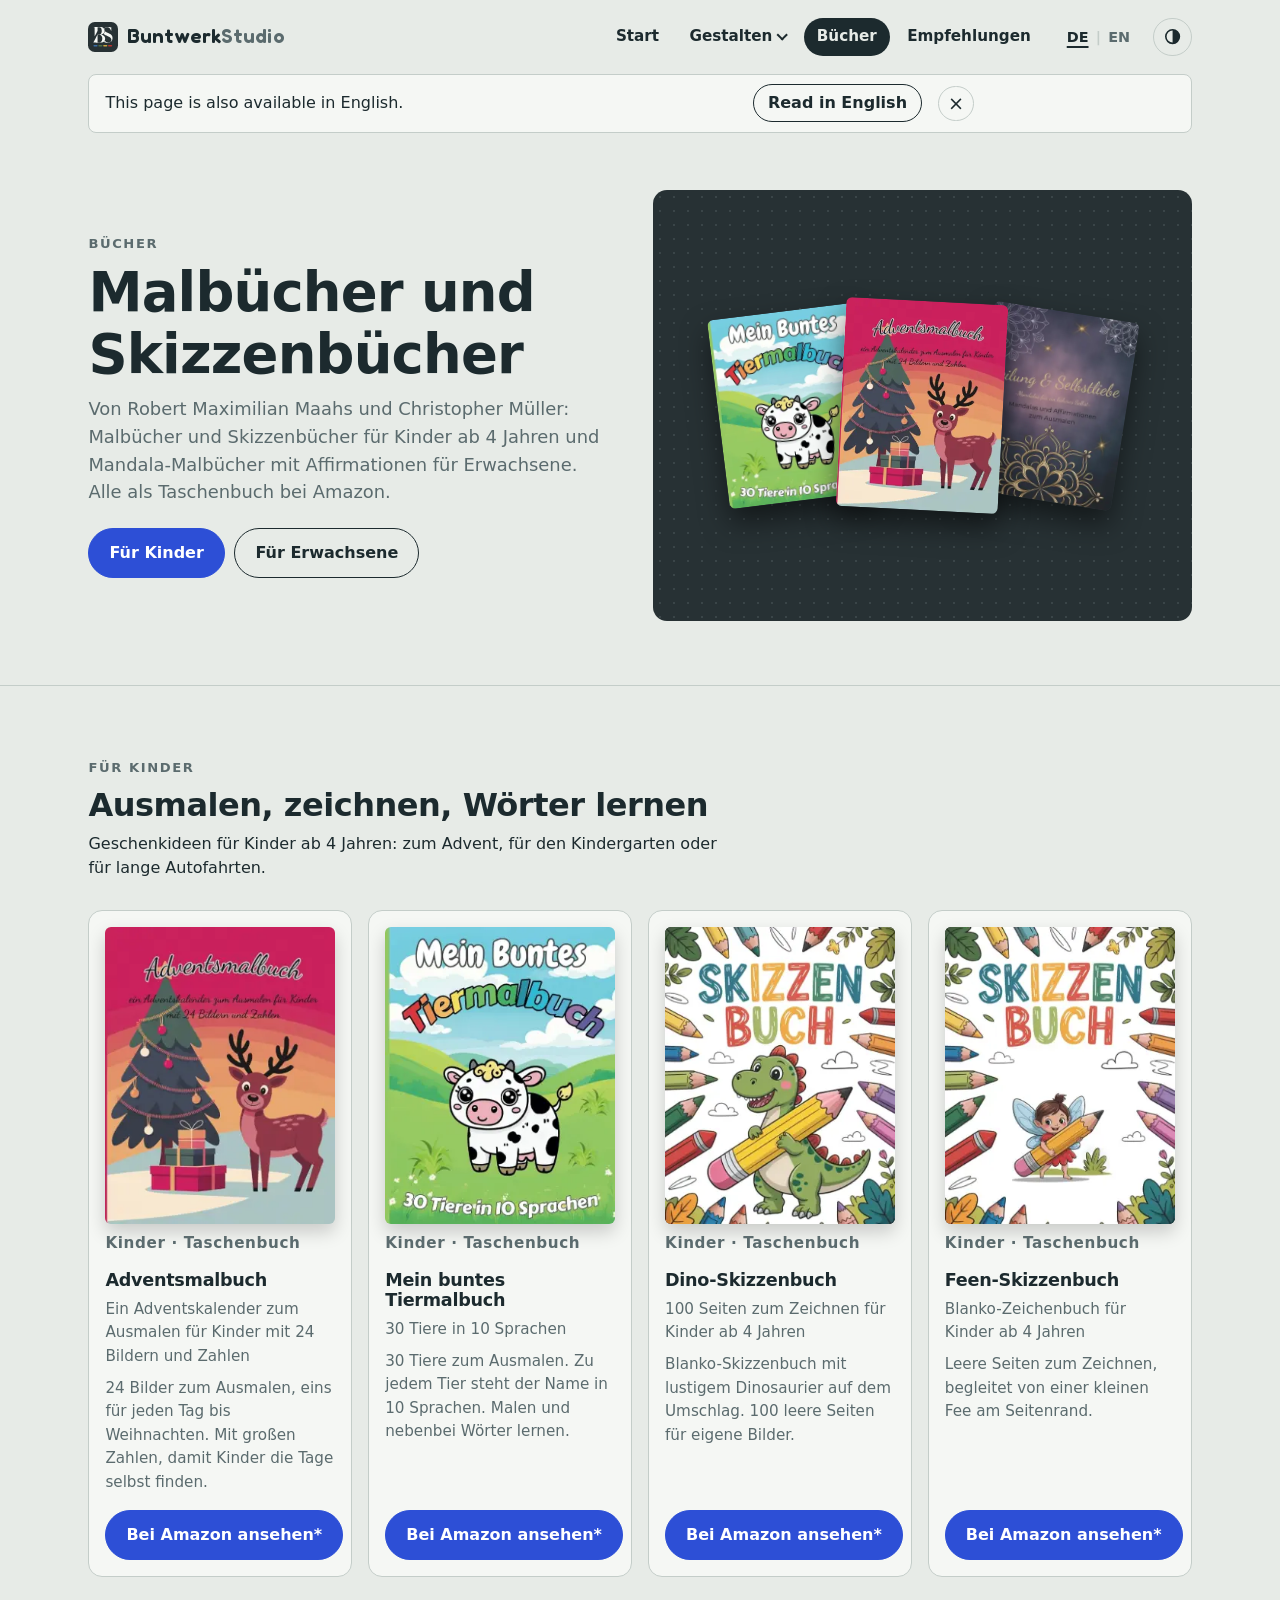
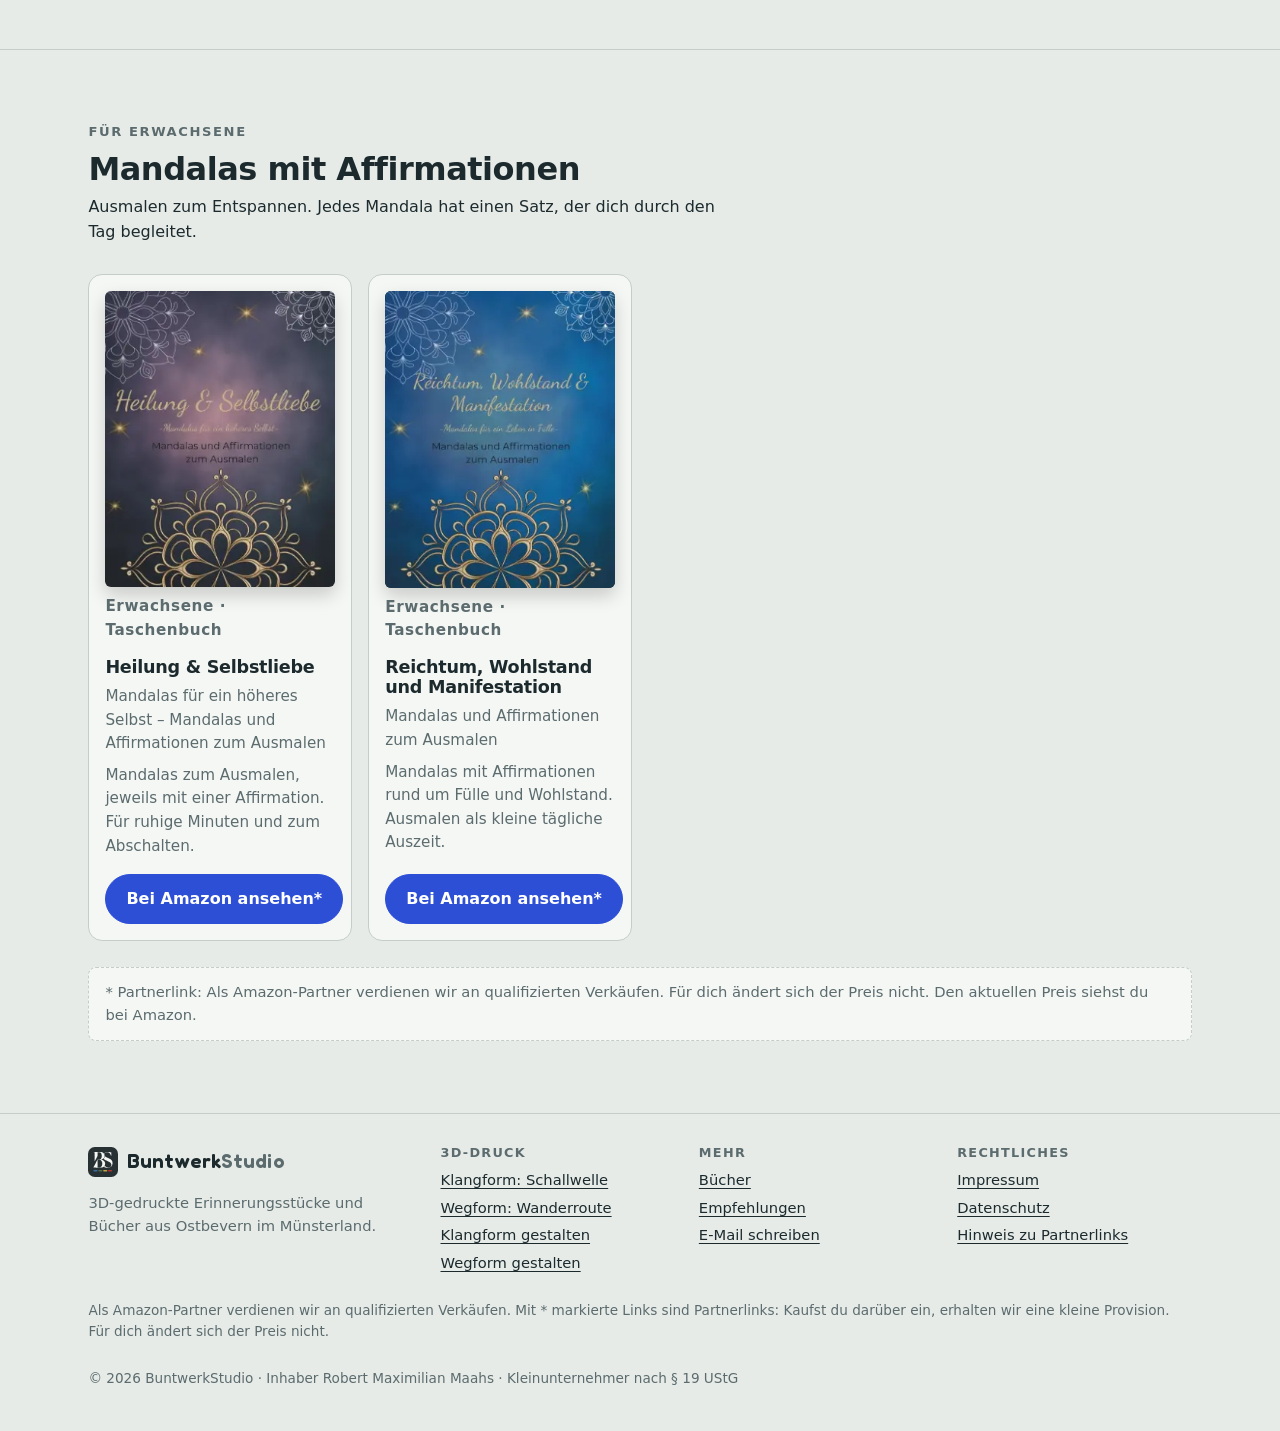
<file: buecher.html>
<!doctype html>
<html lang="de">
<head>
  <meta charset="utf-8">
  <meta name="viewport" content="width=device-width, initial-scale=1">
  <meta http-equiv="Content-Security-Policy" content="default-src 'self'; img-src 'self' data:; style-src 'self'; script-src 'self'; font-src 'self'; form-action 'none'; base-uri 'self'">
  <meta name="referrer" content="strict-origin-when-cross-origin">
  <title>Malbücher für Kinder und Mandala-Malbücher | BuntwerkStudio</title>
  <meta name="description" content="Malbücher und Skizzenbücher für Kinder ab 4 Jahren (Adventsmalbuch, Tiermalbuch in 10 Sprachen, Dino- und Feen-Skizzenbuch) und Mandala-Malbücher mit Affirmationen. Als Taschenbuch bei Amazon.">
  <meta name="robots" content="index, follow, max-image-preview:large">
  <link rel="canonical" href="https://buntwerkstudio.de/buecher.html">
  <link rel="alternate" hreflang="de" href="https://buntwerkstudio.de/buecher.html">
  <link rel="alternate" hreflang="en" href="https://buntwerkstudio.de/en/books.html">
  <link rel="alternate" hreflang="x-default" href="https://buntwerkstudio.de/buecher.html">
  <meta property="og:type" content="website">
  <meta property="og:locale" content="de_DE">
  <meta property="og:site_name" content="BuntwerkStudio">
  <meta property="og:title" content="Malbücher für Kinder und Mandala-Malbücher | BuntwerkStudio">
  <meta property="og:description" content="Malbücher und Skizzenbücher für Kinder ab 4 Jahren (Adventsmalbuch, Tiermalbuch in 10 Sprachen, Dino- und Feen-Skizzenbuch) und Mandala-Malbücher mit Affirmationen. Als Taschenbuch bei Amazon.">
  <meta property="og:url" content="https://buntwerkstudio.de/buecher.html">
  <meta property="og:image" content="https://buntwerkstudio.de/img/vorschau.png">
  <meta property="og:image:width" content="1200">
  <meta property="og:image:height" content="630">
  <meta name="twitter:card" content="summary_large_image">
  <meta name="theme-color" content="#273134">
  <link rel="icon" href="/img/logo.svg">
  <link rel="preload" href="fonts/fredoka-600.woff" as="font" type="font/woff" crossorigin>
  <script src="js/thema.js"></script>
  <link rel="stylesheet" href="css/style.css">
  <script type="application/ld+json">{"@context":"https://schema.org","@type":"BreadcrumbList","itemListElement":[{"@type":"ListItem","position":1,"name":"Start","item":"https://buntwerkstudio.de/"},{"@type":"ListItem","position":2,"name":"Bücher","item":"https://buntwerkstudio.de/buecher.html"}]}</script><script type="application/ld+json">{"@context":"https://schema.org","@type":"ItemList","name":"Bücher von BuntwerkStudio","itemListElement":[{"@type":"ListItem","position":1,"item":{"@type":"Book","name":"Adventsmalbuch: Ein Adventskalender zum Ausmalen für Kinder mit 24 Bildern und Zahlen","author":[{"@type":"Person","name":"Robert Maximilian Maahs"},{"@type":"Person","name":"Christopher Müller"}],"bookFormat":"https://schema.org/Paperback","inLanguage":"de","datePublished":"2025-11-15","url":"https://www.amazon.de/dp/B0G2HKSN16","image":"https://buntwerkstudio.de/img/buch-adventsmalbuch.webp","publisher":{"@id":"https://buntwerkstudio.de/#organisation"}}},{"@type":"ListItem","position":2,"item":{"@type":"Book","name":"Mein buntes Tiermalbuch: 30 Tiere in 10 Sprachen","author":[{"@type":"Person","name":"Robert Maximilian Maahs"},{"@type":"Person","name":"Christopher Müller"}],"bookFormat":"https://schema.org/Paperback","inLanguage":"de","datePublished":"2024-08-02","url":"https://www.amazon.de/dp/B0DC131TPW","image":"https://buntwerkstudio.de/img/buch-tiermalbuch.webp","publisher":{"@id":"https://buntwerkstudio.de/#organisation"}}},{"@type":"ListItem","position":3,"item":{"@type":"Book","name":"Dino-Skizzenbuch: 100 Seiten zum Zeichnen für Kinder ab 4 Jahren","author":[{"@type":"Person","name":"Robert Maximilian Maahs"},{"@type":"Person","name":"Christopher Müller"}],"bookFormat":"https://schema.org/Paperback","inLanguage":"de","datePublished":"2025-06-19","url":"https://www.amazon.de/dp/B0FDQDGMPS","image":"https://buntwerkstudio.de/img/buch-dino-skizzenbuch.webp","publisher":{"@id":"https://buntwerkstudio.de/#organisation"}}},{"@type":"ListItem","position":4,"item":{"@type":"Book","name":"Feen-Skizzenbuch: Blanko-Zeichenbuch für Kinder ab 4 Jahren","author":[{"@type":"Person","name":"Robert Maximilian Maahs"},{"@type":"Person","name":"Christopher Müller"}],"bookFormat":"https://schema.org/Paperback","inLanguage":"de","datePublished":"2025-06-22","url":"https://www.amazon.de/dp/B0FF39FCHH","image":"https://buntwerkstudio.de/img/buch-feen-skizzenbuch.webp","publisher":{"@id":"https://buntwerkstudio.de/#organisation"}}},{"@type":"ListItem","position":5,"item":{"@type":"Book","name":"Heilung & Selbstliebe: Mandalas für ein höheres Selbst – Mandalas und Affirmationen zum Ausmalen","author":[{"@type":"Person","name":"Robert Maximilian Maahs"},{"@type":"Person","name":"Christopher Müller"}],"bookFormat":"https://schema.org/Paperback","inLanguage":"de","datePublished":"2025-09-20","url":"https://www.amazon.de/dp/B0FRXY1SQY","image":"https://buntwerkstudio.de/img/buch-heilung-selbstliebe.webp","publisher":{"@id":"https://buntwerkstudio.de/#organisation"}}},{"@type":"ListItem","position":6,"item":{"@type":"Book","name":"Reichtum, Wohlstand und Manifestation: Mandalas und Affirmationen zum Ausmalen","author":[{"@type":"Person","name":"Robert Maximilian Maahs"},{"@type":"Person","name":"Christopher Müller"}],"bookFormat":"https://schema.org/Paperback","inLanguage":"de","datePublished":"2025-11-09","url":"https://www.amazon.de/dp/B0G1KV25LM","image":"https://buntwerkstudio.de/img/buch-reichtum-wohlstand.webp","publisher":{"@id":"https://buntwerkstudio.de/#organisation"}}}]}</script>
</head>
<body>
<header class="huelle kopfzeile"><a class="wortmarke" href="./" aria-label="BuntwerkStudio – Startseite"><svg viewBox="0 0 320 320" aria-hidden="true"><rect width="320" height="320" rx="72" fill="#273134"/><path transform="translate(58 52) scale(.388)" fill="#f5f7f4" d="M369.5 1.1C341.8 5.3 320 16.7 300.1 37.3C295.1 42.5 295.2 43.6 300.6 49.3L304.1 53L308.9 45.8C311.5 41.8 317.3 35.1 321.7 30.9C339.4 14 360.9 7 386.1 9.8C398.3 11.1 406.1 13.4 417.4 19.1C443.4 32 467.1 60.8 481.6 96.9C485.3 106.2 486.1 107.5 488.4 107.8C489.9 108 491.2 107.6 491.5 106.8C491.8 106.1 491.6 83.3 491.2 56.2L490.5 6.9L484.5 12C480.8 15.2 478 16.8 477 16.4C467.3 12.6 440.9 5.4 426.5 2.8C414 0.5 379.7 -0.5 369.5 1.1ZM79.8 3.8C1.2 4 0 4 0 6C0 7.8 0.8 8 16.2 8.2L32.5 8.5L32.8 133.4C32.9 202.2 33.4 258.8 33.8 259.2C34.2 259.6 39.9 249.5 46.5 236.7C67.6 195.4 89.6 152.9 105.1 123.9L114 107.2L114 57.6L114 8L132.8 8C161.5 8 175.9 11.2 189.9 20.4C212.5 35.5 225.1 60.6 228.2 97.2C232 143 217.9 183.3 192 200.5C177.8 209.9 163 213 131.6 213C117.3 213 112 213.3 111.2 214.2C110.2 215.4 107.6 220.5 87 260.5C81.9 270.4 75.6 282.6 73 287.5C62.4 307.7 0 431.9 0 432.8C0 434.4 88 435.2 152.5 434.1C211.4 433.1 212.7 433.1 225 430.5C254.2 424.4 273.5 415.4 290.5 399.8C302.5 388.8 310.3 376.6 315.8 360.4C320.7 346.1 321.4 340.9 321.4 322.5C321.4 307.9 321.1 304.2 319.1 296.5C307.4 251.9 269.7 222.7 215.5 216.4C198.2 214.4 194.9 213.7 200.5 213.3C214.9 212.2 237.5 205.4 252.4 197.7C287.8 179.6 306 148.4 306 105.9C306 90.2 304.1 79.3 299.2 67.3C285.2 33 254.7 11.6 211.5 6C193 3.6 180.8 3.4 79.8 3.8ZM172 219.4C203 227.6 221.3 242.9 233.3 270.9C240.4 287.2 243 301.3 243 323C243 346.6 239.6 363.6 231.4 380.9C221.1 402.8 206.7 416.6 186 424.3C174.4 428.6 162.6 430 137.1 430L114 430L114 324.2C114 266 114.3 218 114.8 217.6C115.2 217.2 126.8 217 140.5 217.2C159.8 217.6 167 218.1 172 219.4ZM315.5 122C313.4 143.4 303.2 166.5 288.4 182.9C286 185.6 284 188.4 284 189.2C284 192.9 298.7 206.3 314.1 216.6C322 221.8 340.8 231.6 356.5 238.7C360.4 240.4 366.5 243.2 370.3 244.9C374 246.6 385.9 251.8 396.8 256.6C437.1 274.4 454.8 284.6 468.5 298.4C485.6 315.5 493.3 332.1 493.4 352C493.6 386.1 470 413.6 431.5 424.2C426.5 425.6 419.8 426.2 408 426.6C393.5 427.1 390.4 426.9 382 425C357.2 419.4 333.6 404 320.9 384.9L316.5 378.3L310 389.3C306 396.1 300.7 403.4 296.2 408.2L288.8 416L291.7 417.1C299.3 420.1 319.6 426.3 329 428.5C347.4 432.8 355.2 433.9 373.4 435.2C418 438.1 450.4 430.3 476.9 410.1C508.8 385.7 525.2 349.1 525.2 302.5C525.1 271.9 517.8 249.8 500.6 228.3C485.6 209.7 464.4 195.7 430 181.7C425.3 179.8 414.1 175.2 405 171.6C383.3 162.8 356.7 149.6 345.5 142.2C336.3 136.1 324.8 125.6 319.3 118.5L316.2 114.6L315.5 122Z"/><rect x="58" y="246" width="44" height="14" rx="7" fill="#3a6ea5"/><rect x="110" y="246" width="44" height="14" rx="7" fill="#4f6e45"/><rect x="162" y="246" width="44" height="14" rx="7" fill="#c9a23f"/><rect x="214" y="246" width="44" height="14" rx="7" fill="#b8312f"/></svg><span>Buntwerk<b>Studio</b></span></a><nav class="menue" aria-label="Hauptmenü"><a href="./">Start</a><details class="untermenue"><summary aria-expanded="false">Gestalten</summary><ul><li><a href="schallwelle-anhaenger.html">Klangform</a></li><li><a href="wanderroute-3d-relief.html">Wegform</a></li></ul></details><a href="buecher.html" aria-current="page">Bücher</a><a href="empfehlungen.html">Empfehlungen</a></nav><nav class="sprache" aria-label="Sprache / Language"><a href="buecher.html" lang="de" hreflang="de" data-sprache="de" title="Deutsch" aria-current="true">DE</a><span aria-hidden="true">|</span><a href="en/books.html" lang="en" hreflang="en" data-sprache="en" title="English">EN</a></nav></header>
<main>
<section class="huelle held">
  <div>
    <p class="marke">Bücher</p>
    <h1>Malbücher und Skizzenbücher</h1>
    <p class="einleitung">Von Robert Maximilian Maahs und Christopher Müller: Malbücher und Skizzenbücher für Kinder ab 4 Jahren und Mandala-Malbücher mit Affirmationen für Erwachsene. Alle als Taschenbuch bei Amazon.</p>
    <div class="knoepfe"><a class="haupt" href="#kinder">Für Kinder</a><a class="zweit" href="#erwachsene">Für Erwachsene</a></div>
  </div>
  <div class="bett collage" aria-hidden="true"><img src="img/buch-tiermalbuch.webp" alt="" width="302" height="390" class="dreh0"><img src="img/buch-adventsmalbuch.webp" alt="" width="302" height="390" class="dreh1"><img src="img/buch-heilung-selbstliebe.webp" alt="" width="302" height="390" class="dreh2"></div>
</section>

<section class="abschnitt" id="kinder"><div class="huelle">
  <div class="kopf-abschnitt"><p class="marke">Für Kinder</p><h2>Ausmalen, zeichnen, Wörter lernen</h2>
    <p>Geschenkideen für Kinder ab 4 Jahren: zum Advent, für den Kindergarten oder für lange Autofahrten.</p></div>
  <div class="buecher"><article class="buch"><img src="img/buch-adventsmalbuch.webp" alt="Umschlag von „Adventsmalbuch“" width="302" height="390" loading="lazy"><p class="kennung">Kinder · Taschenbuch</p><h3>Adventsmalbuch</h3><p>Ein Adventskalender zum Ausmalen für Kinder mit 24 Bildern und Zahlen</p><p>24 Bilder zum Ausmalen, eins für jeden Tag bis Weihnachten. Mit großen Zahlen, damit Kinder die Tage selbst finden.</p><div class="knoepfe"><a class="haupt" href="https://www.amazon.de/dp/B0G2HKSN16" data-amazon rel="sponsored noopener" target="_blank">Bei Amazon ansehen*</a></div></article><article class="buch"><img src="img/buch-tiermalbuch.webp" alt="Umschlag von „Mein buntes Tiermalbuch“" width="302" height="390" loading="lazy"><p class="kennung">Kinder · Taschenbuch</p><h3>Mein buntes Tiermalbuch</h3><p>30 Tiere in 10 Sprachen</p><p>30 Tiere zum Ausmalen. Zu jedem Tier steht der Name in 10 Sprachen. Malen und nebenbei Wörter lernen.</p><div class="knoepfe"><a class="haupt" href="https://www.amazon.de/dp/B0DC131TPW" data-amazon rel="sponsored noopener" target="_blank">Bei Amazon ansehen*</a></div></article><article class="buch"><img src="img/buch-dino-skizzenbuch.webp" alt="Umschlag von „Dino-Skizzenbuch“" width="302" height="390" loading="lazy"><p class="kennung">Kinder · Taschenbuch</p><h3>Dino-Skizzenbuch</h3><p>100 Seiten zum Zeichnen für Kinder ab 4 Jahren</p><p>Blanko-Skizzenbuch mit lustigem Dinosaurier auf dem Umschlag. 100 leere Seiten für eigene Bilder.</p><div class="knoepfe"><a class="haupt" href="https://www.amazon.de/dp/B0FDQDGMPS" data-amazon rel="sponsored noopener" target="_blank">Bei Amazon ansehen*</a></div></article><article class="buch"><img src="img/buch-feen-skizzenbuch.webp" alt="Umschlag von „Feen-Skizzenbuch“" width="302" height="390" loading="lazy"><p class="kennung">Kinder · Taschenbuch</p><h3>Feen-Skizzenbuch</h3><p>Blanko-Zeichenbuch für Kinder ab 4 Jahren</p><p>Leere Seiten zum Zeichnen, begleitet von einer kleinen Fee am Seitenrand.</p><div class="knoepfe"><a class="haupt" href="https://www.amazon.de/dp/B0FF39FCHH" data-amazon rel="sponsored noopener" target="_blank">Bei Amazon ansehen*</a></div></article></div>
</div></section>

<section class="abschnitt" id="erwachsene"><div class="huelle">
  <div class="kopf-abschnitt"><p class="marke">Für Erwachsene</p><h2>Mandalas mit Affirmationen</h2>
    <p>Ausmalen zum Entspannen. Jedes Mandala hat einen Satz, der dich durch den Tag begleitet.</p></div>
  <div class="buecher"><article class="buch"><img src="img/buch-heilung-selbstliebe.webp" alt="Umschlag von „Heilung & Selbstliebe“" width="302" height="390" loading="lazy"><p class="kennung">Erwachsene · Taschenbuch</p><h3>Heilung & Selbstliebe</h3><p>Mandalas für ein höheres Selbst – Mandalas und Affirmationen zum Ausmalen</p><p>Mandalas zum Ausmalen, jeweils mit einer Affirmation. Für ruhige Minuten und zum Abschalten.</p><div class="knoepfe"><a class="haupt" href="https://www.amazon.de/dp/B0FRXY1SQY" data-amazon rel="sponsored noopener" target="_blank">Bei Amazon ansehen*</a></div></article><article class="buch"><img src="img/buch-reichtum-wohlstand.webp" alt="Umschlag von „Reichtum, Wohlstand und Manifestation“" width="302" height="390" loading="lazy"><p class="kennung">Erwachsene · Taschenbuch</p><h3>Reichtum, Wohlstand und Manifestation</h3><p>Mandalas und Affirmationen zum Ausmalen</p><p>Mandalas mit Affirmationen rund um Fülle und Wohlstand. Ausmalen als kleine tägliche Auszeit.</p><div class="knoepfe"><a class="haupt" href="https://www.amazon.de/dp/B0G1KV25LM" data-amazon rel="sponsored noopener" target="_blank">Bei Amazon ansehen*</a></div></article></div>
  <p class="partner-hinweis">* Partnerlink: Als Amazon-Partner verdienen wir an qualifizierten Verkäufen. Für dich ändert sich der Preis nicht. Den aktuellen Preis siehst du bei Amazon.</p>
</div></section>
</main>
<footer class="fuss"><div class="huelle">
  <div class="fuss-raster">
    <div><a class="wortmarke" href="./"><svg viewBox="0 0 320 320" aria-hidden="true"><rect width="320" height="320" rx="72" fill="#273134"/><path transform="translate(58 52) scale(.388)" fill="#f5f7f4" d="M369.5 1.1C341.8 5.3 320 16.7 300.1 37.3C295.1 42.5 295.2 43.6 300.6 49.3L304.1 53L308.9 45.8C311.5 41.8 317.3 35.1 321.7 30.9C339.4 14 360.9 7 386.1 9.8C398.3 11.1 406.1 13.4 417.4 19.1C443.4 32 467.1 60.8 481.6 96.9C485.3 106.2 486.1 107.5 488.4 107.8C489.9 108 491.2 107.6 491.5 106.8C491.8 106.1 491.6 83.3 491.2 56.2L490.5 6.9L484.5 12C480.8 15.2 478 16.8 477 16.4C467.3 12.6 440.9 5.4 426.5 2.8C414 0.5 379.7 -0.5 369.5 1.1ZM79.8 3.8C1.2 4 0 4 0 6C0 7.8 0.8 8 16.2 8.2L32.5 8.5L32.8 133.4C32.9 202.2 33.4 258.8 33.8 259.2C34.2 259.6 39.9 249.5 46.5 236.7C67.6 195.4 89.6 152.9 105.1 123.9L114 107.2L114 57.6L114 8L132.8 8C161.5 8 175.9 11.2 189.9 20.4C212.5 35.5 225.1 60.6 228.2 97.2C232 143 217.9 183.3 192 200.5C177.8 209.9 163 213 131.6 213C117.3 213 112 213.3 111.2 214.2C110.2 215.4 107.6 220.5 87 260.5C81.9 270.4 75.6 282.6 73 287.5C62.4 307.7 0 431.9 0 432.8C0 434.4 88 435.2 152.5 434.1C211.4 433.1 212.7 433.1 225 430.5C254.2 424.4 273.5 415.4 290.5 399.8C302.5 388.8 310.3 376.6 315.8 360.4C320.7 346.1 321.4 340.9 321.4 322.5C321.4 307.9 321.1 304.2 319.1 296.5C307.4 251.9 269.7 222.7 215.5 216.4C198.2 214.4 194.9 213.7 200.5 213.3C214.9 212.2 237.5 205.4 252.4 197.7C287.8 179.6 306 148.4 306 105.9C306 90.2 304.1 79.3 299.2 67.3C285.2 33 254.7 11.6 211.5 6C193 3.6 180.8 3.4 79.8 3.8ZM172 219.4C203 227.6 221.3 242.9 233.3 270.9C240.4 287.2 243 301.3 243 323C243 346.6 239.6 363.6 231.4 380.9C221.1 402.8 206.7 416.6 186 424.3C174.4 428.6 162.6 430 137.1 430L114 430L114 324.2C114 266 114.3 218 114.8 217.6C115.2 217.2 126.8 217 140.5 217.2C159.8 217.6 167 218.1 172 219.4ZM315.5 122C313.4 143.4 303.2 166.5 288.4 182.9C286 185.6 284 188.4 284 189.2C284 192.9 298.7 206.3 314.1 216.6C322 221.8 340.8 231.6 356.5 238.7C360.4 240.4 366.5 243.2 370.3 244.9C374 246.6 385.9 251.8 396.8 256.6C437.1 274.4 454.8 284.6 468.5 298.4C485.6 315.5 493.3 332.1 493.4 352C493.6 386.1 470 413.6 431.5 424.2C426.5 425.6 419.8 426.2 408 426.6C393.5 427.1 390.4 426.9 382 425C357.2 419.4 333.6 404 320.9 384.9L316.5 378.3L310 389.3C306 396.1 300.7 403.4 296.2 408.2L288.8 416L291.7 417.1C299.3 420.1 319.6 426.3 329 428.5C347.4 432.8 355.2 433.9 373.4 435.2C418 438.1 450.4 430.3 476.9 410.1C508.8 385.7 525.2 349.1 525.2 302.5C525.1 271.9 517.8 249.8 500.6 228.3C485.6 209.7 464.4 195.7 430 181.7C425.3 179.8 414.1 175.2 405 171.6C383.3 162.8 356.7 149.6 345.5 142.2C336.3 136.1 324.8 125.6 319.3 118.5L316.2 114.6L315.5 122Z"/><rect x="58" y="246" width="44" height="14" rx="7" fill="#3a6ea5"/><rect x="110" y="246" width="44" height="14" rx="7" fill="#4f6e45"/><rect x="162" y="246" width="44" height="14" rx="7" fill="#c9a23f"/><rect x="214" y="246" width="44" height="14" rx="7" fill="#b8312f"/></svg><span>Buntwerk<b>Studio</b></span></a>
      <p>3D-gedruckte Erinnerungsstücke und Bücher aus Ostbevern im Münsterland.</p></div>
    <div><h2>3D-Druck</h2><ul>
      <li><a href="schallwelle-anhaenger.html">Klangform: Schallwelle</a></li>
      <li><a href="wanderroute-3d-relief.html">Wegform: Wanderroute</a></li>
      <li><a href="https://klangform.netlify.app/" rel="noopener">Klangform gestalten</a></li>
      <li><a href="https://tracks-and-trails.netlify.app/" rel="noopener">Wegform gestalten</a></li></ul></div>
    <div><h2>Mehr</h2><ul>
      <li><a href="buecher.html">Bücher</a></li>
      <li><a href="empfehlungen.html">Empfehlungen</a></li>
      <li><a href="mailto:buntwerkstudio@gmail.com">E-Mail schreiben</a></li></ul></div>
    <div><h2>Rechtliches</h2><ul>
      <li><a href="impressum.html">Impressum</a></li>
      <li><a href="datenschutz.html">Datenschutz</a></li>
      <li><a href="datenschutz.html#partnerprogramm">Hinweis zu Partnerlinks</a></li></ul></div>
  </div>
  <p class="klein">Als Amazon-Partner verdienen wir an qualifizierten Verkäufen. Mit * markierte Links sind Partnerlinks: Kaufst du darüber ein, erhalten wir eine kleine Provision. Für dich ändert sich der Preis nicht.</p>
  <p class="klein">© 2026 BuntwerkStudio · Inhaber Robert Maximilian Maahs · Kleinunternehmer nach § 19 UStG</p>
</div></footer>
<script src="js/partner.js" defer></script>
<script src="js/sprache.js" defer></script>
<script src="js/menue.js" defer></script>
</body>
</html>
</file>
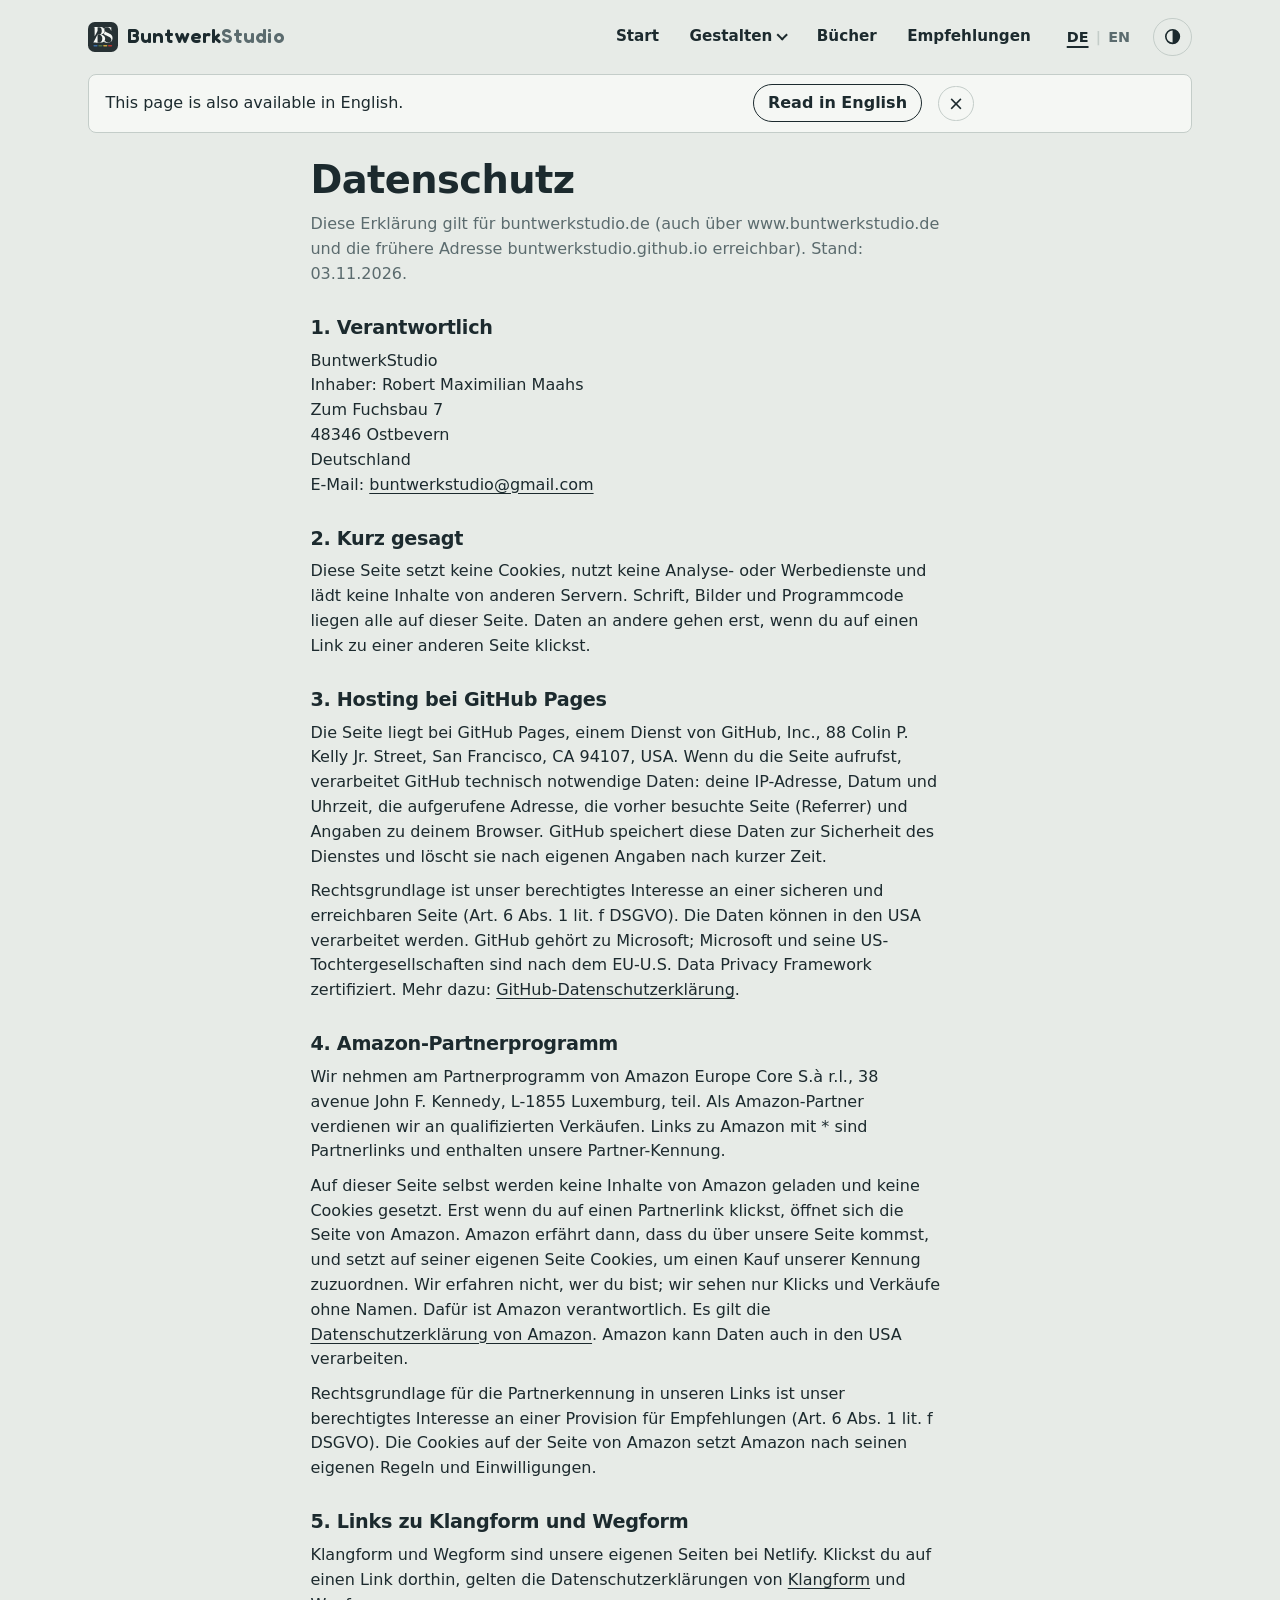
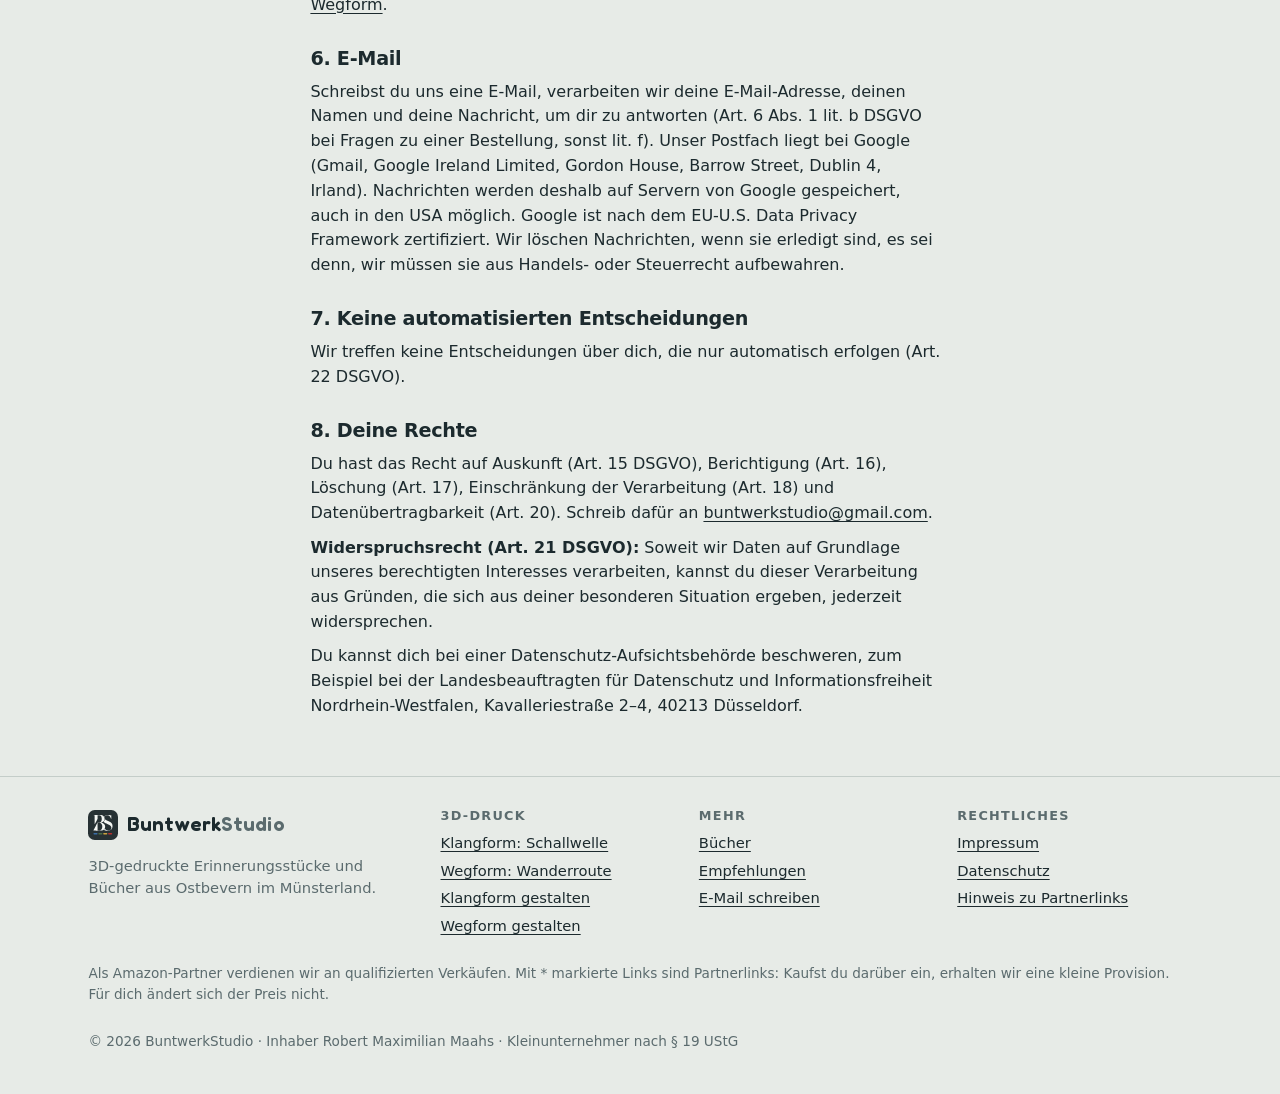
<file: datenschutz.html>
<!doctype html>
<html lang="de">
<head>
  <meta charset="utf-8">
  <meta name="viewport" content="width=device-width, initial-scale=1">
  <meta http-equiv="Content-Security-Policy" content="default-src 'self'; img-src 'self' data:; style-src 'self'; script-src 'self'; font-src 'self'; form-action 'none'; base-uri 'self'">
  <meta name="referrer" content="strict-origin-when-cross-origin">
  <title>Datenschutz – BuntwerkStudio</title>
  <meta name="description" content="Datenschutzerklärung von BuntwerkStudio: keine Cookies, kein Tracking, Hosting bei GitHub Pages, Amazon-Partnerprogramm.">
  <meta name="robots" content="index, follow, max-image-preview:large">
  <link rel="canonical" href="https://buntwerkstudio.de/datenschutz.html">
  <meta property="og:type" content="website">
  <meta property="og:locale" content="de_DE">
  <meta property="og:site_name" content="BuntwerkStudio">
  <meta property="og:title" content="Datenschutz – BuntwerkStudio">
  <meta property="og:description" content="Datenschutzerklärung von BuntwerkStudio: keine Cookies, kein Tracking, Hosting bei GitHub Pages, Amazon-Partnerprogramm.">
  <meta property="og:url" content="https://buntwerkstudio.de/datenschutz.html">
  <meta property="og:image" content="https://buntwerkstudio.de/img/vorschau.png">
  <meta property="og:image:width" content="1200">
  <meta property="og:image:height" content="630">
  <meta name="twitter:card" content="summary_large_image">
  <meta name="theme-color" content="#273134">
  <link rel="icon" href="/img/logo.svg">
  <link rel="preload" href="fonts/fredoka-600.woff" as="font" type="font/woff" crossorigin>
  <script src="js/thema.js"></script>
  <link rel="stylesheet" href="css/style.css">
  
</head>
<body>
<header class="huelle kopfzeile"><a class="wortmarke" href="./" aria-label="BuntwerkStudio – Startseite"><svg viewBox="0 0 320 320" aria-hidden="true"><rect width="320" height="320" rx="72" fill="#273134"/><path transform="translate(58 52) scale(.388)" fill="#f5f7f4" d="M369.5 1.1C341.8 5.3 320 16.7 300.1 37.3C295.1 42.5 295.2 43.6 300.6 49.3L304.1 53L308.9 45.8C311.5 41.8 317.3 35.1 321.7 30.9C339.4 14 360.9 7 386.1 9.8C398.3 11.1 406.1 13.4 417.4 19.1C443.4 32 467.1 60.8 481.6 96.9C485.3 106.2 486.1 107.5 488.4 107.8C489.9 108 491.2 107.6 491.5 106.8C491.8 106.1 491.6 83.3 491.2 56.2L490.5 6.9L484.5 12C480.8 15.2 478 16.8 477 16.4C467.3 12.6 440.9 5.4 426.5 2.8C414 0.5 379.7 -0.5 369.5 1.1ZM79.8 3.8C1.2 4 0 4 0 6C0 7.8 0.8 8 16.2 8.2L32.5 8.5L32.8 133.4C32.9 202.2 33.4 258.8 33.8 259.2C34.2 259.6 39.9 249.5 46.5 236.7C67.6 195.4 89.6 152.9 105.1 123.9L114 107.2L114 57.6L114 8L132.8 8C161.5 8 175.9 11.2 189.9 20.4C212.5 35.5 225.1 60.6 228.2 97.2C232 143 217.9 183.3 192 200.5C177.8 209.9 163 213 131.6 213C117.3 213 112 213.3 111.2 214.2C110.2 215.4 107.6 220.5 87 260.5C81.9 270.4 75.6 282.6 73 287.5C62.4 307.7 0 431.9 0 432.8C0 434.4 88 435.2 152.5 434.1C211.4 433.1 212.7 433.1 225 430.5C254.2 424.4 273.5 415.4 290.5 399.8C302.5 388.8 310.3 376.6 315.8 360.4C320.7 346.1 321.4 340.9 321.4 322.5C321.4 307.9 321.1 304.2 319.1 296.5C307.4 251.9 269.7 222.7 215.5 216.4C198.2 214.4 194.9 213.7 200.5 213.3C214.9 212.2 237.5 205.4 252.4 197.7C287.8 179.6 306 148.4 306 105.9C306 90.2 304.1 79.3 299.2 67.3C285.2 33 254.7 11.6 211.5 6C193 3.6 180.8 3.4 79.8 3.8ZM172 219.4C203 227.6 221.3 242.9 233.3 270.9C240.4 287.2 243 301.3 243 323C243 346.6 239.6 363.6 231.4 380.9C221.1 402.8 206.7 416.6 186 424.3C174.4 428.6 162.6 430 137.1 430L114 430L114 324.2C114 266 114.3 218 114.8 217.6C115.2 217.2 126.8 217 140.5 217.2C159.8 217.6 167 218.1 172 219.4ZM315.5 122C313.4 143.4 303.2 166.5 288.4 182.9C286 185.6 284 188.4 284 189.2C284 192.9 298.7 206.3 314.1 216.6C322 221.8 340.8 231.6 356.5 238.7C360.4 240.4 366.5 243.2 370.3 244.9C374 246.6 385.9 251.8 396.8 256.6C437.1 274.4 454.8 284.6 468.5 298.4C485.6 315.5 493.3 332.1 493.4 352C493.6 386.1 470 413.6 431.5 424.2C426.5 425.6 419.8 426.2 408 426.6C393.5 427.1 390.4 426.9 382 425C357.2 419.4 333.6 404 320.9 384.9L316.5 378.3L310 389.3C306 396.1 300.7 403.4 296.2 408.2L288.8 416L291.7 417.1C299.3 420.1 319.6 426.3 329 428.5C347.4 432.8 355.2 433.9 373.4 435.2C418 438.1 450.4 430.3 476.9 410.1C508.8 385.7 525.2 349.1 525.2 302.5C525.1 271.9 517.8 249.8 500.6 228.3C485.6 209.7 464.4 195.7 430 181.7C425.3 179.8 414.1 175.2 405 171.6C383.3 162.8 356.7 149.6 345.5 142.2C336.3 136.1 324.8 125.6 319.3 118.5L316.2 114.6L315.5 122Z"/><rect x="58" y="246" width="44" height="14" rx="7" fill="#3a6ea5"/><rect x="110" y="246" width="44" height="14" rx="7" fill="#4f6e45"/><rect x="162" y="246" width="44" height="14" rx="7" fill="#c9a23f"/><rect x="214" y="246" width="44" height="14" rx="7" fill="#b8312f"/></svg><span>Buntwerk<b>Studio</b></span></a><nav class="menue" aria-label="Hauptmenü"><a href="./">Start</a><details class="untermenue"><summary aria-expanded="false">Gestalten</summary><ul><li><a href="schallwelle-anhaenger.html">Klangform</a></li><li><a href="wanderroute-3d-relief.html">Wegform</a></li></ul></details><a href="buecher.html">Bücher</a><a href="empfehlungen.html">Empfehlungen</a></nav><nav class="sprache" aria-label="Sprache / Language"><a href="datenschutz.html" lang="de" hreflang="de" data-sprache="de" title="Deutsch" aria-current="true">DE</a><span aria-hidden="true">|</span><a href="en/" lang="en" hreflang="en" data-sprache="en" title="English">EN</a></nav></header>
<main class="textseite">
  <h1>Datenschutz</h1>
  <p class="leise">Diese Erklärung gilt für buntwerkstudio.de (auch über www.buntwerkstudio.de und die frühere Adresse buntwerkstudio.github.io erreichbar). Stand: 03.11.2026.</p>

  <h2>1. Verantwortlich</h2>
  <p>BuntwerkStudio<br>Inhaber: Robert Maximilian Maahs<br>Zum Fuchsbau 7<br>48346 Ostbevern<br>Deutschland<br>E-Mail: <a href="mailto:buntwerkstudio@gmail.com">buntwerkstudio@gmail.com</a></p>

  <h2>2. Kurz gesagt</h2>
  <p>Diese Seite setzt keine Cookies, nutzt keine Analyse- oder Werbedienste und lädt keine Inhalte von anderen Servern. Schrift, Bilder und Programmcode liegen alle auf dieser Seite. Daten an andere gehen erst, wenn du auf einen Link zu einer anderen Seite klickst.</p>

  <h2>3. Hosting bei GitHub Pages</h2>
  <p>Die Seite liegt bei GitHub Pages, einem Dienst von GitHub, Inc., 88 Colin P. Kelly Jr. Street, San Francisco, CA 94107, USA. Wenn du die Seite aufrufst, verarbeitet GitHub technisch notwendige Daten: deine IP-Adresse, Datum und Uhrzeit, die aufgerufene Adresse, die vorher besuchte Seite (Referrer) und Angaben zu deinem Browser. GitHub speichert diese Daten zur Sicherheit des Dienstes und löscht sie nach eigenen Angaben nach kurzer Zeit.</p>
  <p>Rechtsgrundlage ist unser berechtigtes Interesse an einer sicheren und erreichbaren Seite (Art. 6 Abs. 1 lit. f DSGVO). Die Daten können in den USA verarbeitet werden. GitHub gehört zu Microsoft; Microsoft und seine US-Tochtergesellschaften sind nach dem EU-U.S. Data Privacy Framework zertifiziert. Mehr dazu: <a href="https://docs.github.com/de/site-policy/privacy-policies/github-general-privacy-statement" rel="noopener">GitHub-Datenschutzerklärung</a>.</p>

  <h2 id="partnerprogramm">4. Amazon-Partnerprogramm</h2>
  <p>Wir nehmen am Partnerprogramm von Amazon Europe Core S.à r.l., 38 avenue John F. Kennedy, L-1855 Luxemburg, teil. Als Amazon-Partner verdienen wir an qualifizierten Verkäufen. Links zu Amazon mit * sind Partnerlinks und enthalten unsere Partner-Kennung.</p>
  <p>Auf dieser Seite selbst werden keine Inhalte von Amazon geladen und keine Cookies gesetzt. Erst wenn du auf einen Partnerlink klickst, öffnet sich die Seite von Amazon. Amazon erfährt dann, dass du über unsere Seite kommst, und setzt auf seiner eigenen Seite Cookies, um einen Kauf unserer Kennung zuzuordnen. Wir erfahren nicht, wer du bist; wir sehen nur Klicks und Verkäufe ohne Namen. Dafür ist Amazon verantwortlich. Es gilt die <a href="https://www.amazon.de/gp/help/customer/display.html?nodeId=201909010" rel="noopener">Datenschutzerklärung von Amazon</a>. Amazon kann Daten auch in den USA verarbeiten.</p>
  <p>Rechtsgrundlage für die Partnerkennung in unseren Links ist unser berechtigtes Interesse an einer Provision für Empfehlungen (Art. 6 Abs. 1 lit. f DSGVO). Die Cookies auf der Seite von Amazon setzt Amazon nach seinen eigenen Regeln und Einwilligungen.</p>

  <h2>5. Links zu Klangform und Wegform</h2>
  <p>Klangform und Wegform sind unsere eigenen Seiten bei Netlify. Klickst du auf einen Link dorthin, gelten die Datenschutzerklärungen von <a href="https://klangform.netlify.app/datenschutz.html" rel="noopener">Klangform</a> und <a href="https://tracks-and-trails.netlify.app/datenschutz.html" rel="noopener">Wegform</a>.</p>

  <h2>6. E-Mail</h2>
  <p>Schreibst du uns eine E-Mail, verarbeiten wir deine E-Mail-Adresse, deinen Namen und deine Nachricht, um dir zu antworten (Art. 6 Abs. 1 lit. b DSGVO bei Fragen zu einer Bestellung, sonst lit. f). Unser Postfach liegt bei Google (Gmail, Google Ireland Limited, Gordon House, Barrow Street, Dublin 4, Irland). Nachrichten werden deshalb auf Servern von Google gespeichert, auch in den USA möglich. Google ist nach dem EU-U.S. Data Privacy Framework zertifiziert. Wir löschen Nachrichten, wenn sie erledigt sind, es sei denn, wir müssen sie aus Handels- oder Steuerrecht aufbewahren.</p>

  <h2>7. Keine automatisierten Entscheidungen</h2>
  <p>Wir treffen keine Entscheidungen über dich, die nur automatisch erfolgen (Art. 22 DSGVO).</p>

  <h2>8. Deine Rechte</h2>
  <p>Du hast das Recht auf Auskunft (Art. 15 DSGVO), Berichtigung (Art. 16), Löschung (Art. 17), Einschränkung der Verarbeitung (Art. 18) und Datenübertragbarkeit (Art. 20). Schreib dafür an <a href="mailto:buntwerkstudio@gmail.com">buntwerkstudio@gmail.com</a>.</p>
  <p><strong>Widerspruchsrecht (Art. 21 DSGVO):</strong> Soweit wir Daten auf Grundlage unseres berechtigten Interesses verarbeiten, kannst du dieser Verarbeitung aus Gründen, die sich aus deiner besonderen Situation ergeben, jederzeit widersprechen.</p>
  <p>Du kannst dich bei einer Datenschutz-Aufsichtsbehörde beschweren, zum Beispiel bei der Landesbeauftragten für Datenschutz und Informationsfreiheit Nordrhein-Westfalen, Kavalleriestraße 2–4, 40213 Düsseldorf.</p>
</main>
<footer class="fuss"><div class="huelle">
  <div class="fuss-raster">
    <div><a class="wortmarke" href="./"><svg viewBox="0 0 320 320" aria-hidden="true"><rect width="320" height="320" rx="72" fill="#273134"/><path transform="translate(58 52) scale(.388)" fill="#f5f7f4" d="M369.5 1.1C341.8 5.3 320 16.7 300.1 37.3C295.1 42.5 295.2 43.6 300.6 49.3L304.1 53L308.9 45.8C311.5 41.8 317.3 35.1 321.7 30.9C339.4 14 360.9 7 386.1 9.8C398.3 11.1 406.1 13.4 417.4 19.1C443.4 32 467.1 60.8 481.6 96.9C485.3 106.2 486.1 107.5 488.4 107.8C489.9 108 491.2 107.6 491.5 106.8C491.8 106.1 491.6 83.3 491.2 56.2L490.5 6.9L484.5 12C480.8 15.2 478 16.8 477 16.4C467.3 12.6 440.9 5.4 426.5 2.8C414 0.5 379.7 -0.5 369.5 1.1ZM79.8 3.8C1.2 4 0 4 0 6C0 7.8 0.8 8 16.2 8.2L32.5 8.5L32.8 133.4C32.9 202.2 33.4 258.8 33.8 259.2C34.2 259.6 39.9 249.5 46.5 236.7C67.6 195.4 89.6 152.9 105.1 123.9L114 107.2L114 57.6L114 8L132.8 8C161.5 8 175.9 11.2 189.9 20.4C212.5 35.5 225.1 60.6 228.2 97.2C232 143 217.9 183.3 192 200.5C177.8 209.9 163 213 131.6 213C117.3 213 112 213.3 111.2 214.2C110.2 215.4 107.6 220.5 87 260.5C81.9 270.4 75.6 282.6 73 287.5C62.4 307.7 0 431.9 0 432.8C0 434.4 88 435.2 152.5 434.1C211.4 433.1 212.7 433.1 225 430.5C254.2 424.4 273.5 415.4 290.5 399.8C302.5 388.8 310.3 376.6 315.8 360.4C320.7 346.1 321.4 340.9 321.4 322.5C321.4 307.9 321.1 304.2 319.1 296.5C307.4 251.9 269.7 222.7 215.5 216.4C198.2 214.4 194.9 213.7 200.5 213.3C214.9 212.2 237.5 205.4 252.4 197.7C287.8 179.6 306 148.4 306 105.9C306 90.2 304.1 79.3 299.2 67.3C285.2 33 254.7 11.6 211.5 6C193 3.6 180.8 3.4 79.8 3.8ZM172 219.4C203 227.6 221.3 242.9 233.3 270.9C240.4 287.2 243 301.3 243 323C243 346.6 239.6 363.6 231.4 380.9C221.1 402.8 206.7 416.6 186 424.3C174.4 428.6 162.6 430 137.1 430L114 430L114 324.2C114 266 114.3 218 114.8 217.6C115.2 217.2 126.8 217 140.5 217.2C159.8 217.6 167 218.1 172 219.4ZM315.5 122C313.4 143.4 303.2 166.5 288.4 182.9C286 185.6 284 188.4 284 189.2C284 192.9 298.7 206.3 314.1 216.6C322 221.8 340.8 231.6 356.5 238.7C360.4 240.4 366.5 243.2 370.3 244.9C374 246.6 385.9 251.8 396.8 256.6C437.1 274.4 454.8 284.6 468.5 298.4C485.6 315.5 493.3 332.1 493.4 352C493.6 386.1 470 413.6 431.5 424.2C426.5 425.6 419.8 426.2 408 426.6C393.5 427.1 390.4 426.9 382 425C357.2 419.4 333.6 404 320.9 384.9L316.5 378.3L310 389.3C306 396.1 300.7 403.4 296.2 408.2L288.8 416L291.7 417.1C299.3 420.1 319.6 426.3 329 428.5C347.4 432.8 355.2 433.9 373.4 435.2C418 438.1 450.4 430.3 476.9 410.1C508.8 385.7 525.2 349.1 525.2 302.5C525.1 271.9 517.8 249.8 500.6 228.3C485.6 209.7 464.4 195.7 430 181.7C425.3 179.8 414.1 175.2 405 171.6C383.3 162.8 356.7 149.6 345.5 142.2C336.3 136.1 324.8 125.6 319.3 118.5L316.2 114.6L315.5 122Z"/><rect x="58" y="246" width="44" height="14" rx="7" fill="#3a6ea5"/><rect x="110" y="246" width="44" height="14" rx="7" fill="#4f6e45"/><rect x="162" y="246" width="44" height="14" rx="7" fill="#c9a23f"/><rect x="214" y="246" width="44" height="14" rx="7" fill="#b8312f"/></svg><span>Buntwerk<b>Studio</b></span></a>
      <p>3D-gedruckte Erinnerungsstücke und Bücher aus Ostbevern im Münsterland.</p></div>
    <div><h2>3D-Druck</h2><ul>
      <li><a href="schallwelle-anhaenger.html">Klangform: Schallwelle</a></li>
      <li><a href="wanderroute-3d-relief.html">Wegform: Wanderroute</a></li>
      <li><a href="https://klangform.netlify.app/" rel="noopener">Klangform gestalten</a></li>
      <li><a href="https://tracks-and-trails.netlify.app/" rel="noopener">Wegform gestalten</a></li></ul></div>
    <div><h2>Mehr</h2><ul>
      <li><a href="buecher.html">Bücher</a></li>
      <li><a href="empfehlungen.html">Empfehlungen</a></li>
      <li><a href="mailto:buntwerkstudio@gmail.com">E-Mail schreiben</a></li></ul></div>
    <div><h2>Rechtliches</h2><ul>
      <li><a href="impressum.html">Impressum</a></li>
      <li><a href="datenschutz.html">Datenschutz</a></li>
      <li><a href="datenschutz.html#partnerprogramm">Hinweis zu Partnerlinks</a></li></ul></div>
  </div>
  <p class="klein">Als Amazon-Partner verdienen wir an qualifizierten Verkäufen. Mit * markierte Links sind Partnerlinks: Kaufst du darüber ein, erhalten wir eine kleine Provision. Für dich ändert sich der Preis nicht.</p>
  <p class="klein">© 2026 BuntwerkStudio · Inhaber Robert Maximilian Maahs · Kleinunternehmer nach § 19 UStG</p>
</div></footer>
<script src="js/partner.js" defer></script>
<script src="js/sprache.js" defer></script>
<script src="js/menue.js" defer></script>
</body>
</html>
</file>
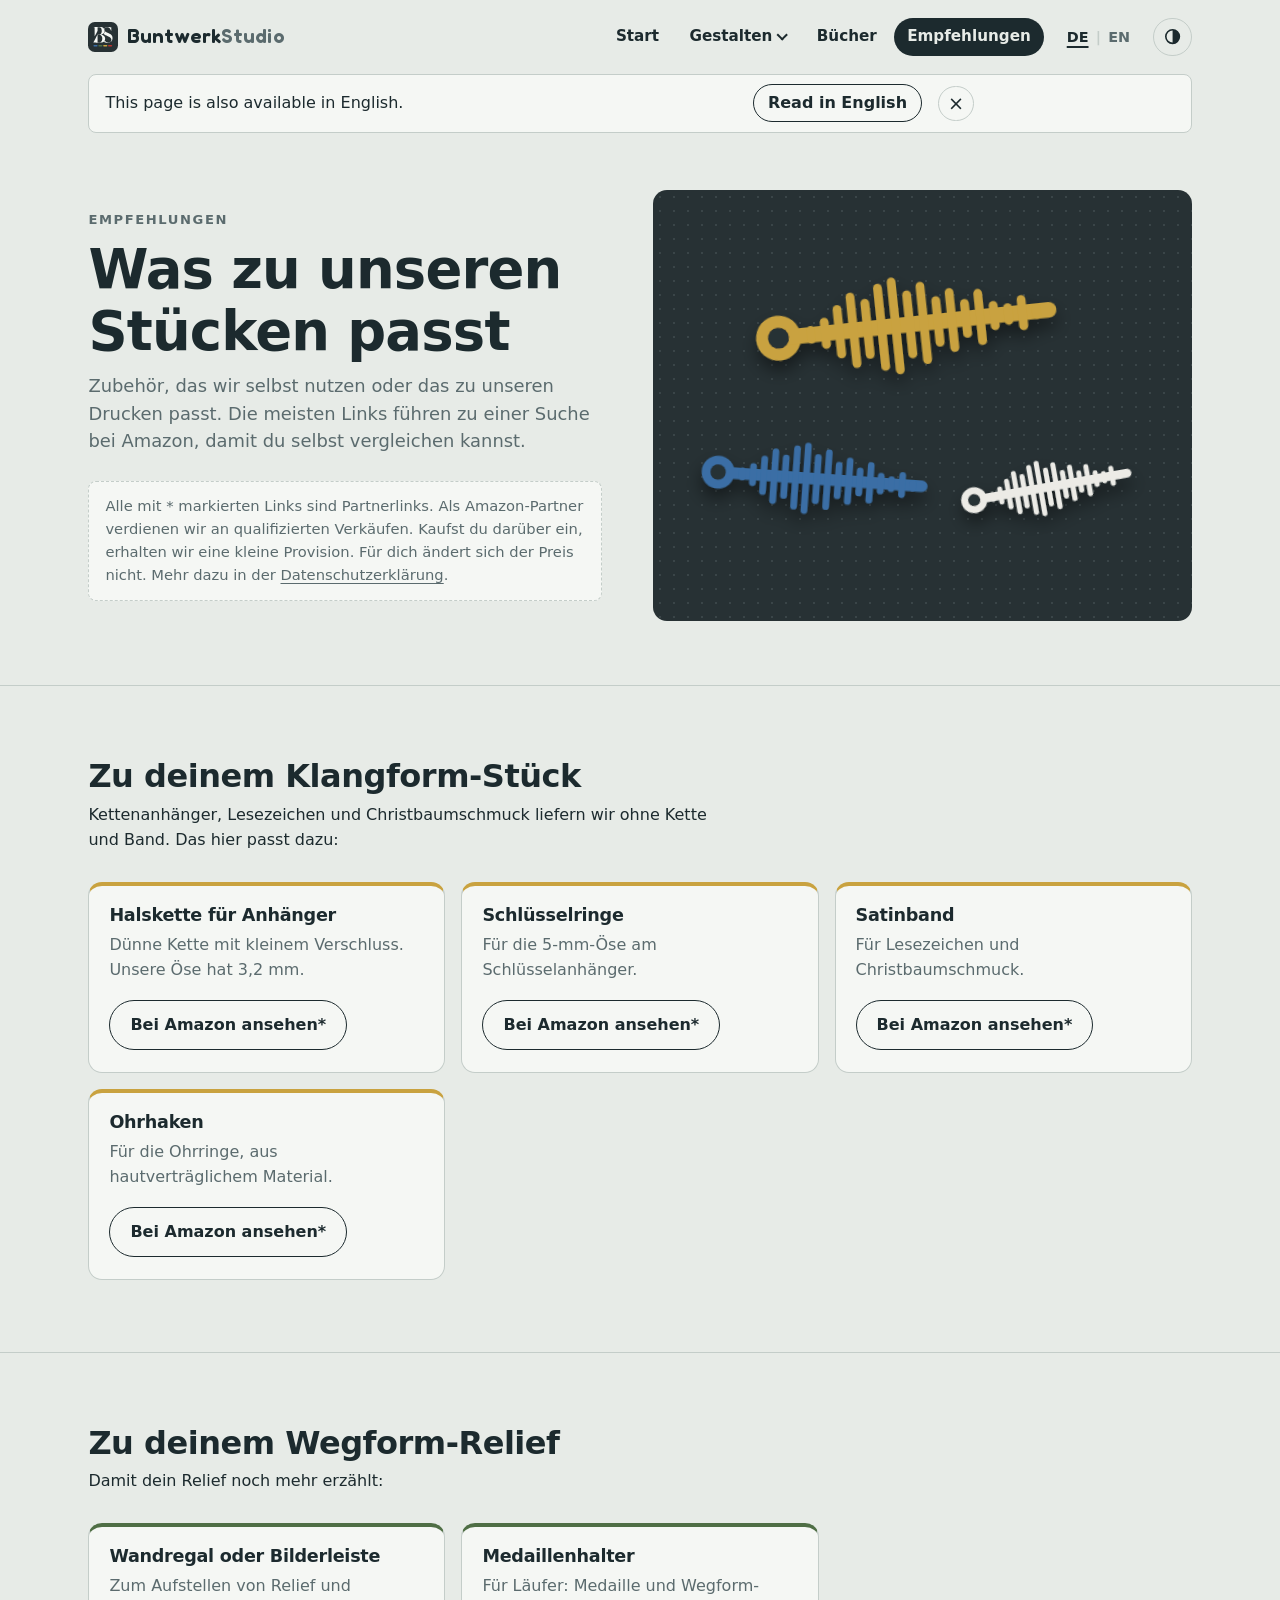
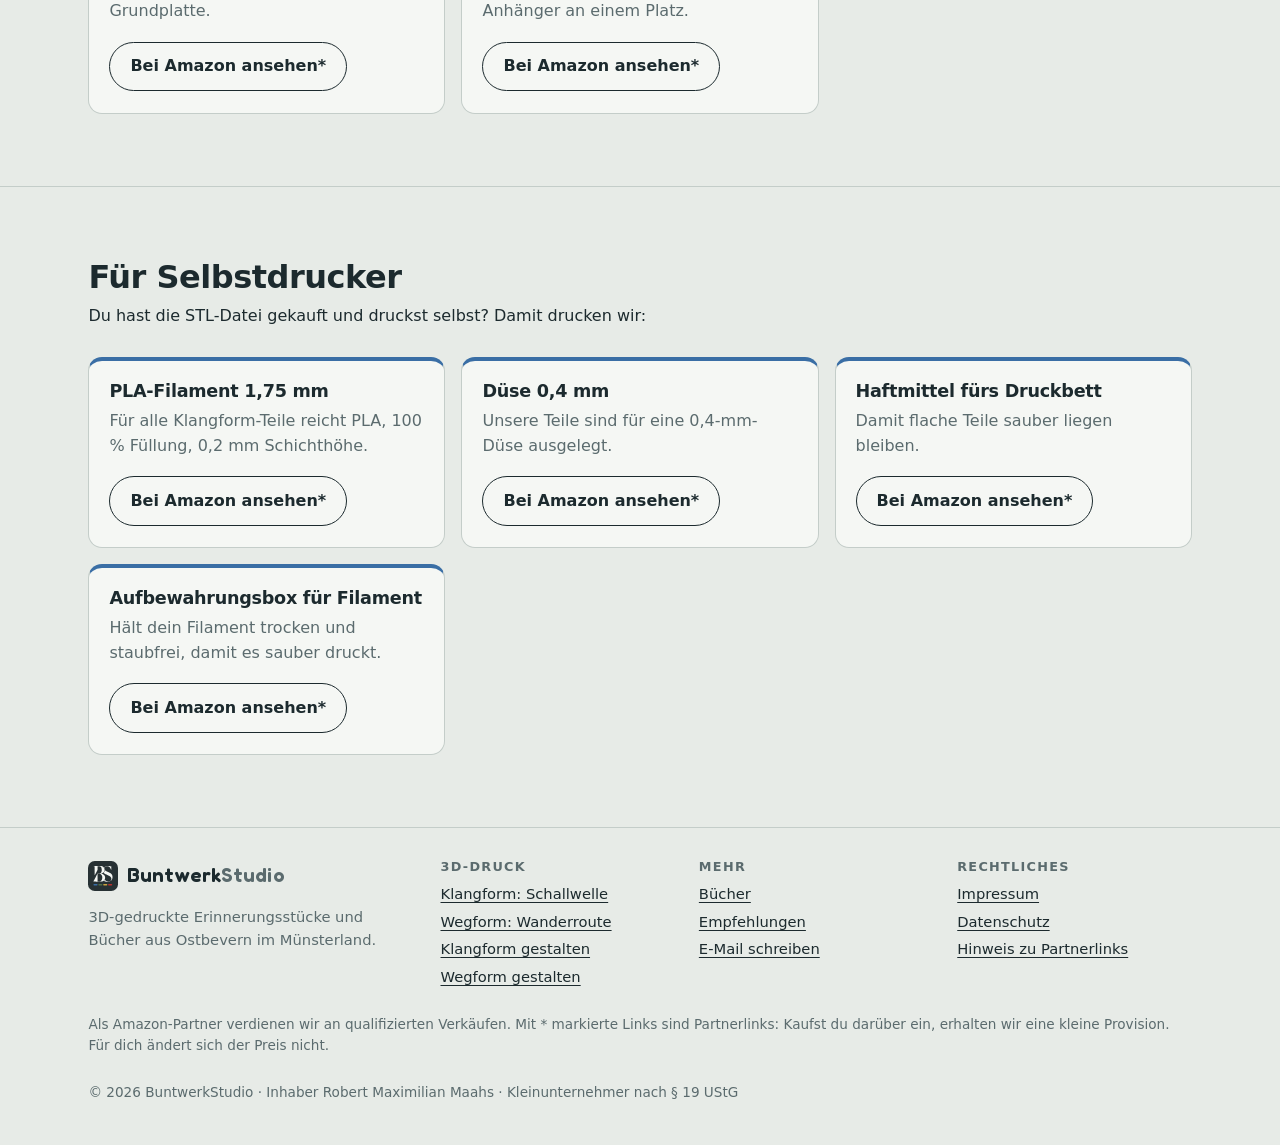
<file: empfehlungen.html>
<!doctype html>
<html lang="de">
<head>
  <meta charset="utf-8">
  <meta name="viewport" content="width=device-width, initial-scale=1">
  <meta http-equiv="Content-Security-Policy" content="default-src 'self'; img-src 'self' data:; style-src 'self'; script-src 'self'; font-src 'self'; form-action 'none'; base-uri 'self'">
  <meta name="referrer" content="strict-origin-when-cross-origin">
  <title>Zubehör für Schallwellen-Anhänger und 3D-Relief | BuntwerkStudio</title>
  <meta name="description" content="Ketten, Schlüsselringe, Bänder, Bilderleisten und Filament: Zubehör, das zu den 3D-Drucken von Klangform und Wegform passt.">
  <meta name="robots" content="index, follow, max-image-preview:large">
  <link rel="canonical" href="https://buntwerkstudio.de/empfehlungen.html">
  <link rel="alternate" hreflang="de" href="https://buntwerkstudio.de/empfehlungen.html">
  <link rel="alternate" hreflang="en" href="https://buntwerkstudio.de/en/recommendations.html">
  <link rel="alternate" hreflang="x-default" href="https://buntwerkstudio.de/empfehlungen.html">
  <meta property="og:type" content="website">
  <meta property="og:locale" content="de_DE">
  <meta property="og:site_name" content="BuntwerkStudio">
  <meta property="og:title" content="Zubehör für Schallwellen-Anhänger und 3D-Relief | BuntwerkStudio">
  <meta property="og:description" content="Ketten, Schlüsselringe, Bänder, Bilderleisten und Filament: Zubehör, das zu den 3D-Drucken von Klangform und Wegform passt.">
  <meta property="og:url" content="https://buntwerkstudio.de/empfehlungen.html">
  <meta property="og:image" content="https://buntwerkstudio.de/img/vorschau.png">
  <meta property="og:image:width" content="1200">
  <meta property="og:image:height" content="630">
  <meta name="twitter:card" content="summary_large_image">
  <meta name="theme-color" content="#273134">
  <link rel="icon" href="/img/logo.svg">
  <link rel="preload" href="fonts/fredoka-600.woff" as="font" type="font/woff" crossorigin>
  <script src="js/thema.js"></script>
  <link rel="stylesheet" href="css/style.css">
  <script type="application/ld+json">{"@context":"https://schema.org","@type":"BreadcrumbList","itemListElement":[{"@type":"ListItem","position":1,"name":"Start","item":"https://buntwerkstudio.de/"},{"@type":"ListItem","position":2,"name":"Empfehlungen","item":"https://buntwerkstudio.de/empfehlungen.html"}]}</script>
</head>
<body>
<header class="huelle kopfzeile"><a class="wortmarke" href="./" aria-label="BuntwerkStudio – Startseite"><svg viewBox="0 0 320 320" aria-hidden="true"><rect width="320" height="320" rx="72" fill="#273134"/><path transform="translate(58 52) scale(.388)" fill="#f5f7f4" d="M369.5 1.1C341.8 5.3 320 16.7 300.1 37.3C295.1 42.5 295.2 43.6 300.6 49.3L304.1 53L308.9 45.8C311.5 41.8 317.3 35.1 321.7 30.9C339.4 14 360.9 7 386.1 9.8C398.3 11.1 406.1 13.4 417.4 19.1C443.4 32 467.1 60.8 481.6 96.9C485.3 106.2 486.1 107.5 488.4 107.8C489.9 108 491.2 107.6 491.5 106.8C491.8 106.1 491.6 83.3 491.2 56.2L490.5 6.9L484.5 12C480.8 15.2 478 16.8 477 16.4C467.3 12.6 440.9 5.4 426.5 2.8C414 0.5 379.7 -0.5 369.5 1.1ZM79.8 3.8C1.2 4 0 4 0 6C0 7.8 0.8 8 16.2 8.2L32.5 8.5L32.8 133.4C32.9 202.2 33.4 258.8 33.8 259.2C34.2 259.6 39.9 249.5 46.5 236.7C67.6 195.4 89.6 152.9 105.1 123.9L114 107.2L114 57.6L114 8L132.8 8C161.5 8 175.9 11.2 189.9 20.4C212.5 35.5 225.1 60.6 228.2 97.2C232 143 217.9 183.3 192 200.5C177.8 209.9 163 213 131.6 213C117.3 213 112 213.3 111.2 214.2C110.2 215.4 107.6 220.5 87 260.5C81.9 270.4 75.6 282.6 73 287.5C62.4 307.7 0 431.9 0 432.8C0 434.4 88 435.2 152.5 434.1C211.4 433.1 212.7 433.1 225 430.5C254.2 424.4 273.5 415.4 290.5 399.8C302.5 388.8 310.3 376.6 315.8 360.4C320.7 346.1 321.4 340.9 321.4 322.5C321.4 307.9 321.1 304.2 319.1 296.5C307.4 251.9 269.7 222.7 215.5 216.4C198.2 214.4 194.9 213.7 200.5 213.3C214.9 212.2 237.5 205.4 252.4 197.7C287.8 179.6 306 148.4 306 105.9C306 90.2 304.1 79.3 299.2 67.3C285.2 33 254.7 11.6 211.5 6C193 3.6 180.8 3.4 79.8 3.8ZM172 219.4C203 227.6 221.3 242.9 233.3 270.9C240.4 287.2 243 301.3 243 323C243 346.6 239.6 363.6 231.4 380.9C221.1 402.8 206.7 416.6 186 424.3C174.4 428.6 162.6 430 137.1 430L114 430L114 324.2C114 266 114.3 218 114.8 217.6C115.2 217.2 126.8 217 140.5 217.2C159.8 217.6 167 218.1 172 219.4ZM315.5 122C313.4 143.4 303.2 166.5 288.4 182.9C286 185.6 284 188.4 284 189.2C284 192.9 298.7 206.3 314.1 216.6C322 221.8 340.8 231.6 356.5 238.7C360.4 240.4 366.5 243.2 370.3 244.9C374 246.6 385.9 251.8 396.8 256.6C437.1 274.4 454.8 284.6 468.5 298.4C485.6 315.5 493.3 332.1 493.4 352C493.6 386.1 470 413.6 431.5 424.2C426.5 425.6 419.8 426.2 408 426.6C393.5 427.1 390.4 426.9 382 425C357.2 419.4 333.6 404 320.9 384.9L316.5 378.3L310 389.3C306 396.1 300.7 403.4 296.2 408.2L288.8 416L291.7 417.1C299.3 420.1 319.6 426.3 329 428.5C347.4 432.8 355.2 433.9 373.4 435.2C418 438.1 450.4 430.3 476.9 410.1C508.8 385.7 525.2 349.1 525.2 302.5C525.1 271.9 517.8 249.8 500.6 228.3C485.6 209.7 464.4 195.7 430 181.7C425.3 179.8 414.1 175.2 405 171.6C383.3 162.8 356.7 149.6 345.5 142.2C336.3 136.1 324.8 125.6 319.3 118.5L316.2 114.6L315.5 122Z"/><rect x="58" y="246" width="44" height="14" rx="7" fill="#3a6ea5"/><rect x="110" y="246" width="44" height="14" rx="7" fill="#4f6e45"/><rect x="162" y="246" width="44" height="14" rx="7" fill="#c9a23f"/><rect x="214" y="246" width="44" height="14" rx="7" fill="#b8312f"/></svg><span>Buntwerk<b>Studio</b></span></a><nav class="menue" aria-label="Hauptmenü"><a href="./">Start</a><details class="untermenue"><summary aria-expanded="false">Gestalten</summary><ul><li><a href="schallwelle-anhaenger.html">Klangform</a></li><li><a href="wanderroute-3d-relief.html">Wegform</a></li></ul></details><a href="buecher.html">Bücher</a><a href="empfehlungen.html" aria-current="page">Empfehlungen</a></nav><nav class="sprache" aria-label="Sprache / Language"><a href="empfehlungen.html" lang="de" hreflang="de" data-sprache="de" title="Deutsch" aria-current="true">DE</a><span aria-hidden="true">|</span><a href="en/recommendations.html" lang="en" hreflang="en" data-sprache="en" title="English">EN</a></nav></header>
<main>
<section class="huelle held">
  <div>
    <p class="marke">Empfehlungen</p>
    <h1>Was zu unseren Stücken passt</h1>
    <p class="einleitung">Zubehör, das wir selbst nutzen oder das zu unseren Drucken passt. Die meisten Links führen zu einer Suche bei Amazon, damit du selbst vergleichen kannst.</p>
    <p class="partner-hinweis">Alle mit * markierten Links sind Partnerlinks. Als Amazon-Partner verdienen wir an qualifizierten Verkäufen. Kaufst du darüber ein, erhalten wir eine kleine Provision. Für dich ändert sich der Preis nicht. Mehr dazu in der <a href="datenschutz.html#partnerprogramm">Datenschutzerklärung</a>.</p>
  </div>
  <div class="bett"><svg viewBox="0 0 500 400" role="img" xmlns="http://www.w3.org/2000/svg"><title>Schlüsselanhänger in Form einer Schallwelle</title><defs><filter id="schatten" x="-20%" y="-20%" width="140%" height="150%"><feDropShadow dx="0" dy="9" stdDeviation="8" flood-color="#000" flood-opacity=".45"/></filter></defs><g transform="rotate(-6 235 125)" filter="url(#schatten)"><g fill="#c9a23f"><circle cx="115.8" cy="125.0" r="20.8"/><rect x="117.7" y="117.8" width="257.3" height="14.4" rx="7.2"/><rect x="142.2" y="116.9" width="8.1" height="16.2" rx="4.1"/><rect x="155.4" y="110.6" width="8.1" height="28.8" rx="4.1"/><rect x="168.5" y="100.2" width="8.1" height="49.5" rx="4.1"/><rect x="181.7" y="89.9" width="8.1" height="70.2" rx="4.1"/><rect x="194.8" y="97.1" width="8.1" height="55.8" rx="4.1"/><rect x="207.9" y="84.5" width="8.1" height="81.0" rx="4.1"/><rect x="221.1" y="80.0" width="8.1" height="90.0" rx="4.1"/><rect x="234.2" y="93.5" width="8.1" height="63.0" rx="4.1"/><rect x="247.3" y="86.8" width="8.1" height="76.5" rx="4.1"/><rect x="260.5" y="101.6" width="8.1" height="46.8" rx="4.1"/><rect x="273.6" y="95.3" width="8.1" height="59.4" rx="4.1"/><rect x="286.7" y="107.0" width="8.1" height="36.0" rx="4.1"/><rect x="299.9" y="98.9" width="8.1" height="52.2" rx="4.1"/><rect x="313.0" y="111.5" width="8.1" height="27.0" rx="4.1"/><rect x="326.1" y="115.1" width="8.1" height="19.8" rx="4.1"/><rect x="339.3" y="108.8" width="8.1" height="32.4" rx="4.1"/><rect x="352.4" y="117.8" width="8.1" height="14.4" rx="4.1"/></g><circle cx="115.8" cy="125.0" r="9.8" fill="#273134"/></g><g transform="rotate(4 150 268)" filter="url(#schatten)"><g fill="#3a6ea5"><circle cx="60.2" cy="268.0" r="15.2"/><rect x="61.6" y="262.7" width="193.4" height="10.6" rx="5.3"/><rect x="79.7" y="262.1" width="6.1" height="11.9" rx="3.1"/><rect x="89.6" y="257.4" width="6.1" height="21.1" rx="3.1"/><rect x="99.5" y="249.8" width="6.1" height="36.3" rx="3.1"/><rect x="109.4" y="242.3" width="6.1" height="51.5" rx="3.1"/><rect x="119.3" y="247.5" width="6.1" height="40.9" rx="3.1"/><rect x="129.2" y="238.3" width="6.1" height="59.4" rx="3.1"/><rect x="139.1" y="235.0" width="6.1" height="66.0" rx="3.1"/><rect x="149.0" y="244.9" width="6.1" height="46.2" rx="3.1"/><rect x="158.9" y="239.9" width="6.1" height="56.1" rx="3.1"/><rect x="168.8" y="250.8" width="6.1" height="34.3" rx="3.1"/><rect x="178.7" y="246.2" width="6.1" height="43.6" rx="3.1"/><rect x="188.6" y="254.8" width="6.1" height="26.4" rx="3.1"/><rect x="198.5" y="248.9" width="6.1" height="38.3" rx="3.1"/><rect x="208.4" y="258.1" width="6.1" height="19.8" rx="3.1"/><rect x="218.3" y="260.7" width="6.1" height="14.5" rx="3.1"/><rect x="228.3" y="256.1" width="6.1" height="23.8" rx="3.1"/><rect x="238.2" y="262.7" width="6.1" height="10.6" rx="3.1"/></g><circle cx="60.2" cy="268.0" r="7.2" fill="#273134"/></g><g transform="rotate(-10 365 276)" filter="url(#schatten)"><g fill="#ecebe6"><circle cx="297.0" cy="276.0" r="12.0"/><rect x="298.1" y="271.8" width="146.9" height="8.3" rx="4.2"/><rect x="312.3" y="271.3" width="4.6" height="9.4" rx="2.3"/><rect x="319.8" y="267.7" width="4.6" height="16.6" rx="2.3"/><rect x="327.3" y="261.7" width="4.6" height="28.6" rx="2.3"/><rect x="334.8" y="255.7" width="4.6" height="40.6" rx="2.3"/><rect x="342.2" y="259.9" width="4.6" height="32.2" rx="2.3"/><rect x="349.7" y="252.6" width="4.6" height="46.8" rx="2.3"/><rect x="357.2" y="250.0" width="4.6" height="52.0" rx="2.3"/><rect x="364.7" y="257.8" width="4.6" height="36.4" rx="2.3"/><rect x="372.2" y="253.9" width="4.6" height="44.2" rx="2.3"/><rect x="379.7" y="262.5" width="4.6" height="27.0" rx="2.3"/><rect x="387.1" y="258.8" width="4.6" height="34.3" rx="2.3"/><rect x="394.6" y="265.6" width="4.6" height="20.8" rx="2.3"/><rect x="402.1" y="260.9" width="4.6" height="30.2" rx="2.3"/><rect x="409.6" y="268.2" width="4.6" height="15.6" rx="2.3"/><rect x="417.1" y="270.3" width="4.6" height="11.4" rx="2.3"/><rect x="424.6" y="266.6" width="4.6" height="18.7" rx="2.3"/><rect x="432.1" y="271.8" width="4.6" height="8.3" rx="2.3"/></g><circle cx="297.0" cy="276.0" r="5.7" fill="#273134"/></g></svg></div>
</section>
<section class="abschnitt"><div class="huelle"><div class="kopf-abschnitt"><h2>Zu deinem Klangform-Stück</h2><p>Kettenanhänger, Lesezeichen und Christbaumschmuck liefern wir ohne Kette und Band. Das hier passt dazu:</p></div><div class="karten drei"><article class="karte karte-oben gold"><div class="karte-text"><h3>Halskette für Anhänger</h3><p>Dünne Kette mit kleinem Verschluss. Unsere Öse hat 3,2 mm.</p><div class="knoepfe"><a class="zweit" href="https://www.amazon.de/s?k=Halskette+Edelstahl+d%C3%BCnn+Damen" data-amazon rel="sponsored noopener" target="_blank">Bei Amazon ansehen*</a></div></div></article><article class="karte karte-oben gold"><div class="karte-text"><h3>Schlüsselringe</h3><p>Für die 5-mm-Öse am Schlüsselanhänger.</p><div class="knoepfe"><a class="zweit" href="https://www.amazon.de/s?k=Schl%C3%BCsselringe+25mm+Edelstahl" data-amazon rel="sponsored noopener" target="_blank">Bei Amazon ansehen*</a></div></div></article><article class="karte karte-oben gold"><div class="karte-text"><h3>Satinband</h3><p>Für Lesezeichen und Christbaumschmuck.</p><div class="knoepfe"><a class="zweit" href="https://www.amazon.de/s?k=Satinband+3mm" data-amazon rel="sponsored noopener" target="_blank">Bei Amazon ansehen*</a></div></div></article><article class="karte karte-oben gold"><div class="karte-text"><h3>Ohrhaken</h3><p>Für die Ohrringe, aus hautverträglichem Material.</p><div class="knoepfe"><a class="zweit" href="https://www.amazon.de/s?k=Ohrhaken+Titan+hypoallergen" data-amazon rel="sponsored noopener" target="_blank">Bei Amazon ansehen*</a></div></div></article></div></div></section><section class="abschnitt"><div class="huelle"><div class="kopf-abschnitt"><h2>Zu deinem Wegform-Relief</h2><p>Damit dein Relief noch mehr erzählt:</p></div><div class="karten drei"><article class="karte karte-oben gruen"><div class="karte-text"><h3>Wandregal oder Bilderleiste</h3><p>Zum Aufstellen von Relief und Grundplatte.</p><div class="knoepfe"><a class="zweit" href="https://www.amazon.de/s?k=Bilderleiste+Holz+60cm" data-amazon rel="sponsored noopener" target="_blank">Bei Amazon ansehen*</a></div></div></article><article class="karte karte-oben gruen"><div class="karte-text"><h3>Medaillenhalter</h3><p>Für Läufer: Medaille und Wegform-Anhänger an einem Platz.</p><div class="knoepfe"><a class="zweit" href="https://www.amazon.de/s?k=Medaillenhalter+Laufen" data-amazon rel="sponsored noopener" target="_blank">Bei Amazon ansehen*</a></div></div></article></div></div></section><section class="abschnitt"><div class="huelle"><div class="kopf-abschnitt"><h2>Für Selbstdrucker</h2><p>Du hast die STL-Datei gekauft und druckst selbst? Damit drucken wir:</p></div><div class="karten drei"><article class="karte karte-oben blau"><div class="karte-text"><h3>PLA-Filament 1,75 mm</h3><p>Für alle Klangform-Teile reicht PLA, 100 % Füllung, 0,2 mm Schichthöhe.</p><div class="knoepfe"><a class="zweit" href="https://www.amazon.de/s?k=PLA+Filament+1%2C75mm+1kg" data-amazon rel="sponsored noopener" target="_blank">Bei Amazon ansehen*</a></div></div></article><article class="karte karte-oben blau"><div class="karte-text"><h3>Düse 0,4 mm</h3><p>Unsere Teile sind für eine 0,4-mm-Düse ausgelegt.</p><div class="knoepfe"><a class="zweit" href="https://www.amazon.de/s?k=D%C3%BCse+0%2C4mm+3D+Drucker" data-amazon rel="sponsored noopener" target="_blank">Bei Amazon ansehen*</a></div></div></article><article class="karte karte-oben blau"><div class="karte-text"><h3>Haftmittel fürs Druckbett</h3><p>Damit flache Teile sauber liegen bleiben.</p><div class="knoepfe"><a class="zweit" href="https://www.amazon.de/s?k=Druckbett+Haftspray+3D+Druck" data-amazon rel="sponsored noopener" target="_blank">Bei Amazon ansehen*</a></div></div></article><article class="karte karte-oben blau"><div class="karte-text"><h3>Aufbewahrungsbox für Filament</h3><p>Hält dein Filament trocken und staubfrei, damit es sauber druckt.</p><div class="knoepfe"><a class="zweit" href="https://www.amazon.de/dp/B0G7149YPM" data-amazon rel="sponsored noopener" target="_blank">Bei Amazon ansehen*</a></div></div></article></div></div></section>
</main>
<footer class="fuss"><div class="huelle">
  <div class="fuss-raster">
    <div><a class="wortmarke" href="./"><svg viewBox="0 0 320 320" aria-hidden="true"><rect width="320" height="320" rx="72" fill="#273134"/><path transform="translate(58 52) scale(.388)" fill="#f5f7f4" d="M369.5 1.1C341.8 5.3 320 16.7 300.1 37.3C295.1 42.5 295.2 43.6 300.6 49.3L304.1 53L308.9 45.8C311.5 41.8 317.3 35.1 321.7 30.9C339.4 14 360.9 7 386.1 9.8C398.3 11.1 406.1 13.4 417.4 19.1C443.4 32 467.1 60.8 481.6 96.9C485.3 106.2 486.1 107.5 488.4 107.8C489.9 108 491.2 107.6 491.5 106.8C491.8 106.1 491.6 83.3 491.2 56.2L490.5 6.9L484.5 12C480.8 15.2 478 16.8 477 16.4C467.3 12.6 440.9 5.4 426.5 2.8C414 0.5 379.7 -0.5 369.5 1.1ZM79.8 3.8C1.2 4 0 4 0 6C0 7.8 0.8 8 16.2 8.2L32.5 8.5L32.8 133.4C32.9 202.2 33.4 258.8 33.8 259.2C34.2 259.6 39.9 249.5 46.5 236.7C67.6 195.4 89.6 152.9 105.1 123.9L114 107.2L114 57.6L114 8L132.8 8C161.5 8 175.9 11.2 189.9 20.4C212.5 35.5 225.1 60.6 228.2 97.2C232 143 217.9 183.3 192 200.5C177.8 209.9 163 213 131.6 213C117.3 213 112 213.3 111.2 214.2C110.2 215.4 107.6 220.5 87 260.5C81.9 270.4 75.6 282.6 73 287.5C62.4 307.7 0 431.9 0 432.8C0 434.4 88 435.2 152.5 434.1C211.4 433.1 212.7 433.1 225 430.5C254.2 424.4 273.5 415.4 290.5 399.8C302.5 388.8 310.3 376.6 315.8 360.4C320.7 346.1 321.4 340.9 321.4 322.5C321.4 307.9 321.1 304.2 319.1 296.5C307.4 251.9 269.7 222.7 215.5 216.4C198.2 214.4 194.9 213.7 200.5 213.3C214.9 212.2 237.5 205.4 252.4 197.7C287.8 179.6 306 148.4 306 105.9C306 90.2 304.1 79.3 299.2 67.3C285.2 33 254.7 11.6 211.5 6C193 3.6 180.8 3.4 79.8 3.8ZM172 219.4C203 227.6 221.3 242.9 233.3 270.9C240.4 287.2 243 301.3 243 323C243 346.6 239.6 363.6 231.4 380.9C221.1 402.8 206.7 416.6 186 424.3C174.4 428.6 162.6 430 137.1 430L114 430L114 324.2C114 266 114.3 218 114.8 217.6C115.2 217.2 126.8 217 140.5 217.2C159.8 217.6 167 218.1 172 219.4ZM315.5 122C313.4 143.4 303.2 166.5 288.4 182.9C286 185.6 284 188.4 284 189.2C284 192.9 298.7 206.3 314.1 216.6C322 221.8 340.8 231.6 356.5 238.7C360.4 240.4 366.5 243.2 370.3 244.9C374 246.6 385.9 251.8 396.8 256.6C437.1 274.4 454.8 284.6 468.5 298.4C485.6 315.5 493.3 332.1 493.4 352C493.6 386.1 470 413.6 431.5 424.2C426.5 425.6 419.8 426.2 408 426.6C393.5 427.1 390.4 426.9 382 425C357.2 419.4 333.6 404 320.9 384.9L316.5 378.3L310 389.3C306 396.1 300.7 403.4 296.2 408.2L288.8 416L291.7 417.1C299.3 420.1 319.6 426.3 329 428.5C347.4 432.8 355.2 433.9 373.4 435.2C418 438.1 450.4 430.3 476.9 410.1C508.8 385.7 525.2 349.1 525.2 302.5C525.1 271.9 517.8 249.8 500.6 228.3C485.6 209.7 464.4 195.7 430 181.7C425.3 179.8 414.1 175.2 405 171.6C383.3 162.8 356.7 149.6 345.5 142.2C336.3 136.1 324.8 125.6 319.3 118.5L316.2 114.6L315.5 122Z"/><rect x="58" y="246" width="44" height="14" rx="7" fill="#3a6ea5"/><rect x="110" y="246" width="44" height="14" rx="7" fill="#4f6e45"/><rect x="162" y="246" width="44" height="14" rx="7" fill="#c9a23f"/><rect x="214" y="246" width="44" height="14" rx="7" fill="#b8312f"/></svg><span>Buntwerk<b>Studio</b></span></a>
      <p>3D-gedruckte Erinnerungsstücke und Bücher aus Ostbevern im Münsterland.</p></div>
    <div><h2>3D-Druck</h2><ul>
      <li><a href="schallwelle-anhaenger.html">Klangform: Schallwelle</a></li>
      <li><a href="wanderroute-3d-relief.html">Wegform: Wanderroute</a></li>
      <li><a href="https://klangform.netlify.app/" rel="noopener">Klangform gestalten</a></li>
      <li><a href="https://tracks-and-trails.netlify.app/" rel="noopener">Wegform gestalten</a></li></ul></div>
    <div><h2>Mehr</h2><ul>
      <li><a href="buecher.html">Bücher</a></li>
      <li><a href="empfehlungen.html">Empfehlungen</a></li>
      <li><a href="mailto:buntwerkstudio@gmail.com">E-Mail schreiben</a></li></ul></div>
    <div><h2>Rechtliches</h2><ul>
      <li><a href="impressum.html">Impressum</a></li>
      <li><a href="datenschutz.html">Datenschutz</a></li>
      <li><a href="datenschutz.html#partnerprogramm">Hinweis zu Partnerlinks</a></li></ul></div>
  </div>
  <p class="klein">Als Amazon-Partner verdienen wir an qualifizierten Verkäufen. Mit * markierte Links sind Partnerlinks: Kaufst du darüber ein, erhalten wir eine kleine Provision. Für dich ändert sich der Preis nicht.</p>
  <p class="klein">© 2026 BuntwerkStudio · Inhaber Robert Maximilian Maahs · Kleinunternehmer nach § 19 UStG</p>
</div></footer>
<script src="js/partner.js" defer></script>
<script src="js/sprache.js" defer></script>
<script src="js/menue.js" defer></script>
</body>
</html>
</file>
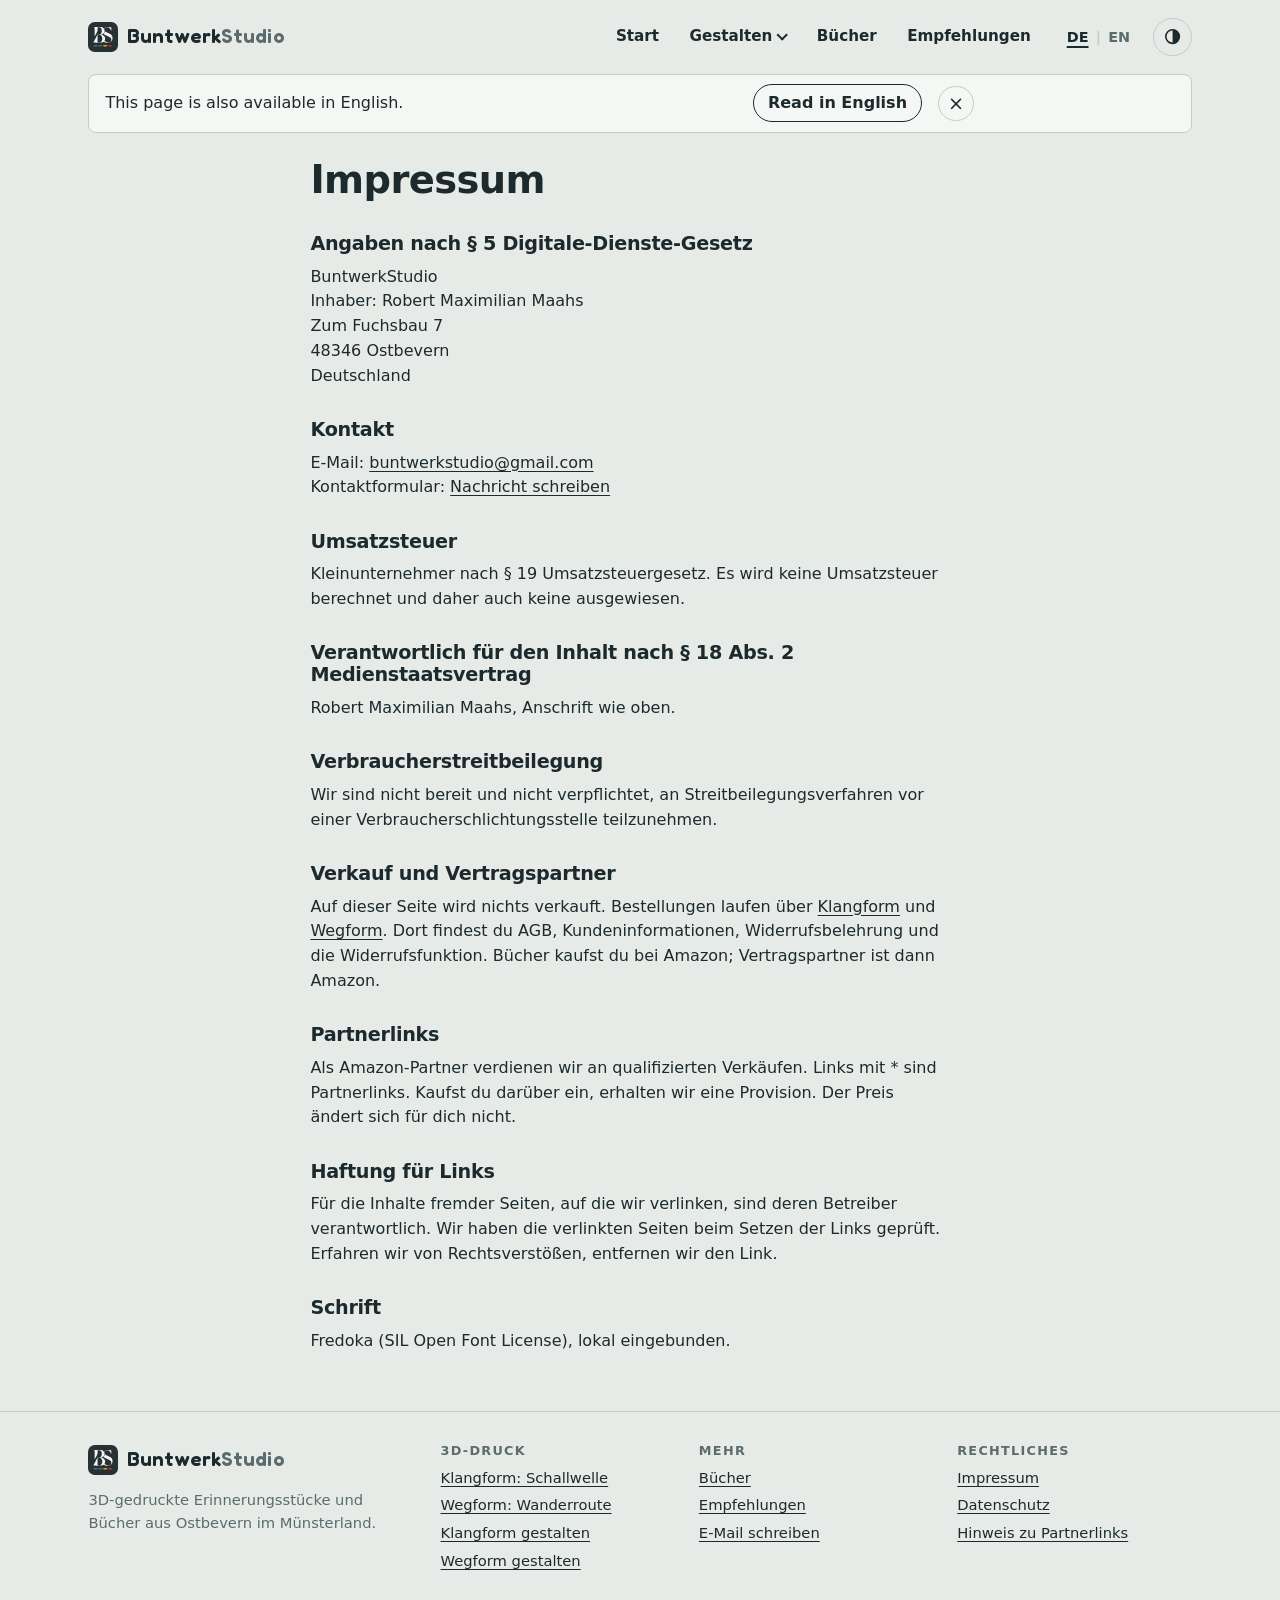
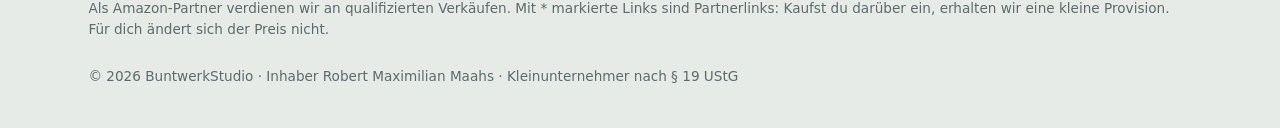
<file: impressum.html>
<!doctype html>
<html lang="de">
<head>
  <meta charset="utf-8">
  <meta name="viewport" content="width=device-width, initial-scale=1">
  <meta http-equiv="Content-Security-Policy" content="default-src 'self'; img-src 'self' data:; style-src 'self'; script-src 'self'; font-src 'self'; form-action 'none'; base-uri 'self'">
  <meta name="referrer" content="strict-origin-when-cross-origin">
  <title>Impressum – BuntwerkStudio</title>
  <meta name="description" content="Impressum von BuntwerkStudio, Inhaber Robert Maximilian Maahs, Ostbevern.">
  <meta name="robots" content="index, follow, max-image-preview:large">
  <link rel="canonical" href="https://buntwerkstudio.de/impressum.html">
  <meta property="og:type" content="website">
  <meta property="og:locale" content="de_DE">
  <meta property="og:site_name" content="BuntwerkStudio">
  <meta property="og:title" content="Impressum – BuntwerkStudio">
  <meta property="og:description" content="Impressum von BuntwerkStudio, Inhaber Robert Maximilian Maahs, Ostbevern.">
  <meta property="og:url" content="https://buntwerkstudio.de/impressum.html">
  <meta property="og:image" content="https://buntwerkstudio.de/img/vorschau.png">
  <meta property="og:image:width" content="1200">
  <meta property="og:image:height" content="630">
  <meta name="twitter:card" content="summary_large_image">
  <meta name="theme-color" content="#273134">
  <link rel="icon" href="/img/logo.svg">
  <link rel="preload" href="fonts/fredoka-600.woff" as="font" type="font/woff" crossorigin>
  <script src="js/thema.js"></script>
  <link rel="stylesheet" href="css/style.css">
  
</head>
<body>
<header class="huelle kopfzeile"><a class="wortmarke" href="./" aria-label="BuntwerkStudio – Startseite"><svg viewBox="0 0 320 320" aria-hidden="true"><rect width="320" height="320" rx="72" fill="#273134"/><path transform="translate(58 52) scale(.388)" fill="#f5f7f4" d="M369.5 1.1C341.8 5.3 320 16.7 300.1 37.3C295.1 42.5 295.2 43.6 300.6 49.3L304.1 53L308.9 45.8C311.5 41.8 317.3 35.1 321.7 30.9C339.4 14 360.9 7 386.1 9.8C398.3 11.1 406.1 13.4 417.4 19.1C443.4 32 467.1 60.8 481.6 96.9C485.3 106.2 486.1 107.5 488.4 107.8C489.9 108 491.2 107.6 491.5 106.8C491.8 106.1 491.6 83.3 491.2 56.2L490.5 6.9L484.5 12C480.8 15.2 478 16.8 477 16.4C467.3 12.6 440.9 5.4 426.5 2.8C414 0.5 379.7 -0.5 369.5 1.1ZM79.8 3.8C1.2 4 0 4 0 6C0 7.8 0.8 8 16.2 8.2L32.5 8.5L32.8 133.4C32.9 202.2 33.4 258.8 33.8 259.2C34.2 259.6 39.9 249.5 46.5 236.7C67.6 195.4 89.6 152.9 105.1 123.9L114 107.2L114 57.6L114 8L132.8 8C161.5 8 175.9 11.2 189.9 20.4C212.5 35.5 225.1 60.6 228.2 97.2C232 143 217.9 183.3 192 200.5C177.8 209.9 163 213 131.6 213C117.3 213 112 213.3 111.2 214.2C110.2 215.4 107.6 220.5 87 260.5C81.9 270.4 75.6 282.6 73 287.5C62.4 307.7 0 431.9 0 432.8C0 434.4 88 435.2 152.5 434.1C211.4 433.1 212.7 433.1 225 430.5C254.2 424.4 273.5 415.4 290.5 399.8C302.5 388.8 310.3 376.6 315.8 360.4C320.7 346.1 321.4 340.9 321.4 322.5C321.4 307.9 321.1 304.2 319.1 296.5C307.4 251.9 269.7 222.7 215.5 216.4C198.2 214.4 194.9 213.7 200.5 213.3C214.9 212.2 237.5 205.4 252.4 197.7C287.8 179.6 306 148.4 306 105.9C306 90.2 304.1 79.3 299.2 67.3C285.2 33 254.7 11.6 211.5 6C193 3.6 180.8 3.4 79.8 3.8ZM172 219.4C203 227.6 221.3 242.9 233.3 270.9C240.4 287.2 243 301.3 243 323C243 346.6 239.6 363.6 231.4 380.9C221.1 402.8 206.7 416.6 186 424.3C174.4 428.6 162.6 430 137.1 430L114 430L114 324.2C114 266 114.3 218 114.8 217.6C115.2 217.2 126.8 217 140.5 217.2C159.8 217.6 167 218.1 172 219.4ZM315.5 122C313.4 143.4 303.2 166.5 288.4 182.9C286 185.6 284 188.4 284 189.2C284 192.9 298.7 206.3 314.1 216.6C322 221.8 340.8 231.6 356.5 238.7C360.4 240.4 366.5 243.2 370.3 244.9C374 246.6 385.9 251.8 396.8 256.6C437.1 274.4 454.8 284.6 468.5 298.4C485.6 315.5 493.3 332.1 493.4 352C493.6 386.1 470 413.6 431.5 424.2C426.5 425.6 419.8 426.2 408 426.6C393.5 427.1 390.4 426.9 382 425C357.2 419.4 333.6 404 320.9 384.9L316.5 378.3L310 389.3C306 396.1 300.7 403.4 296.2 408.2L288.8 416L291.7 417.1C299.3 420.1 319.6 426.3 329 428.5C347.4 432.8 355.2 433.9 373.4 435.2C418 438.1 450.4 430.3 476.9 410.1C508.8 385.7 525.2 349.1 525.2 302.5C525.1 271.9 517.8 249.8 500.6 228.3C485.6 209.7 464.4 195.7 430 181.7C425.3 179.8 414.1 175.2 405 171.6C383.3 162.8 356.7 149.6 345.5 142.2C336.3 136.1 324.8 125.6 319.3 118.5L316.2 114.6L315.5 122Z"/><rect x="58" y="246" width="44" height="14" rx="7" fill="#3a6ea5"/><rect x="110" y="246" width="44" height="14" rx="7" fill="#4f6e45"/><rect x="162" y="246" width="44" height="14" rx="7" fill="#c9a23f"/><rect x="214" y="246" width="44" height="14" rx="7" fill="#b8312f"/></svg><span>Buntwerk<b>Studio</b></span></a><nav class="menue" aria-label="Hauptmenü"><a href="./">Start</a><details class="untermenue"><summary aria-expanded="false">Gestalten</summary><ul><li><a href="schallwelle-anhaenger.html">Klangform</a></li><li><a href="wanderroute-3d-relief.html">Wegform</a></li></ul></details><a href="buecher.html">Bücher</a><a href="empfehlungen.html">Empfehlungen</a></nav><nav class="sprache" aria-label="Sprache / Language"><a href="impressum.html" lang="de" hreflang="de" data-sprache="de" title="Deutsch" aria-current="true">DE</a><span aria-hidden="true">|</span><a href="en/" lang="en" hreflang="en" data-sprache="en" title="English">EN</a></nav></header>
<main class="textseite">
  <h1>Impressum</h1>
  <h2>Angaben nach § 5 Digitale-Dienste-Gesetz</h2>
  <p>BuntwerkStudio<br>Inhaber: Robert Maximilian Maahs<br>Zum Fuchsbau 7<br>48346 Ostbevern<br>Deutschland</p>

  <h2>Kontakt</h2>
  <p>E-Mail: <a href="mailto:buntwerkstudio@gmail.com">buntwerkstudio@gmail.com</a><br>
  Kontaktformular: <a href="https://klangform.netlify.app/kontakt.html" rel="noopener">Nachricht schreiben</a></p>

  <h2>Umsatzsteuer</h2>
  <p>Kleinunternehmer nach § 19 Umsatzsteuergesetz. Es wird keine Umsatzsteuer berechnet und daher auch keine ausgewiesen.</p>

  <h2>Verantwortlich für den Inhalt nach § 18 Abs. 2 Medienstaatsvertrag</h2>
  <p>Robert Maximilian Maahs, Anschrift wie oben.</p>

  <h2>Verbraucherstreitbeilegung</h2>
  <p>Wir sind nicht bereit und nicht verpflichtet, an Streitbeilegungsverfahren vor einer Verbraucherschlichtungsstelle teilzunehmen.</p>

  <h2>Verkauf und Vertragspartner</h2>
  <p>Auf dieser Seite wird nichts verkauft. Bestellungen laufen über <a href="https://klangform.netlify.app/" rel="noopener">Klangform</a> und <a href="https://tracks-and-trails.netlify.app/" rel="noopener">Wegform</a>. Dort findest du AGB, Kundeninformationen, Widerrufsbelehrung und die Widerrufsfunktion. Bücher kaufst du bei Amazon; Vertragspartner ist dann Amazon.</p>

  <h2>Partnerlinks</h2>
  <p>Als Amazon-Partner verdienen wir an qualifizierten Verkäufen. Links mit * sind Partnerlinks. Kaufst du darüber ein, erhalten wir eine Provision. Der Preis ändert sich für dich nicht.</p>

  <h2>Haftung für Links</h2>
  <p>Für die Inhalte fremder Seiten, auf die wir verlinken, sind deren Betreiber verantwortlich. Wir haben die verlinkten Seiten beim Setzen der Links geprüft. Erfahren wir von Rechtsverstößen, entfernen wir den Link.</p>

  <h2>Schrift</h2>
  <p>Fredoka (SIL Open Font License), lokal eingebunden.</p>
</main>
<footer class="fuss"><div class="huelle">
  <div class="fuss-raster">
    <div><a class="wortmarke" href="./"><svg viewBox="0 0 320 320" aria-hidden="true"><rect width="320" height="320" rx="72" fill="#273134"/><path transform="translate(58 52) scale(.388)" fill="#f5f7f4" d="M369.5 1.1C341.8 5.3 320 16.7 300.1 37.3C295.1 42.5 295.2 43.6 300.6 49.3L304.1 53L308.9 45.8C311.5 41.8 317.3 35.1 321.7 30.9C339.4 14 360.9 7 386.1 9.8C398.3 11.1 406.1 13.4 417.4 19.1C443.4 32 467.1 60.8 481.6 96.9C485.3 106.2 486.1 107.5 488.4 107.8C489.9 108 491.2 107.6 491.5 106.8C491.8 106.1 491.6 83.3 491.2 56.2L490.5 6.9L484.5 12C480.8 15.2 478 16.8 477 16.4C467.3 12.6 440.9 5.4 426.5 2.8C414 0.5 379.7 -0.5 369.5 1.1ZM79.8 3.8C1.2 4 0 4 0 6C0 7.8 0.8 8 16.2 8.2L32.5 8.5L32.8 133.4C32.9 202.2 33.4 258.8 33.8 259.2C34.2 259.6 39.9 249.5 46.5 236.7C67.6 195.4 89.6 152.9 105.1 123.9L114 107.2L114 57.6L114 8L132.8 8C161.5 8 175.9 11.2 189.9 20.4C212.5 35.5 225.1 60.6 228.2 97.2C232 143 217.9 183.3 192 200.5C177.8 209.9 163 213 131.6 213C117.3 213 112 213.3 111.2 214.2C110.2 215.4 107.6 220.5 87 260.5C81.9 270.4 75.6 282.6 73 287.5C62.4 307.7 0 431.9 0 432.8C0 434.4 88 435.2 152.5 434.1C211.4 433.1 212.7 433.1 225 430.5C254.2 424.4 273.5 415.4 290.5 399.8C302.5 388.8 310.3 376.6 315.8 360.4C320.7 346.1 321.4 340.9 321.4 322.5C321.4 307.9 321.1 304.2 319.1 296.5C307.4 251.9 269.7 222.7 215.5 216.4C198.2 214.4 194.9 213.7 200.5 213.3C214.9 212.2 237.5 205.4 252.4 197.7C287.8 179.6 306 148.4 306 105.9C306 90.2 304.1 79.3 299.2 67.3C285.2 33 254.7 11.6 211.5 6C193 3.6 180.8 3.4 79.8 3.8ZM172 219.4C203 227.6 221.3 242.9 233.3 270.9C240.4 287.2 243 301.3 243 323C243 346.6 239.6 363.6 231.4 380.9C221.1 402.8 206.7 416.6 186 424.3C174.4 428.6 162.6 430 137.1 430L114 430L114 324.2C114 266 114.3 218 114.8 217.6C115.2 217.2 126.8 217 140.5 217.2C159.8 217.6 167 218.1 172 219.4ZM315.5 122C313.4 143.4 303.2 166.5 288.4 182.9C286 185.6 284 188.4 284 189.2C284 192.9 298.7 206.3 314.1 216.6C322 221.8 340.8 231.6 356.5 238.7C360.4 240.4 366.5 243.2 370.3 244.9C374 246.6 385.9 251.8 396.8 256.6C437.1 274.4 454.8 284.6 468.5 298.4C485.6 315.5 493.3 332.1 493.4 352C493.6 386.1 470 413.6 431.5 424.2C426.5 425.6 419.8 426.2 408 426.6C393.5 427.1 390.4 426.9 382 425C357.2 419.4 333.6 404 320.9 384.9L316.5 378.3L310 389.3C306 396.1 300.7 403.4 296.2 408.2L288.8 416L291.7 417.1C299.3 420.1 319.6 426.3 329 428.5C347.4 432.8 355.2 433.9 373.4 435.2C418 438.1 450.4 430.3 476.9 410.1C508.8 385.7 525.2 349.1 525.2 302.5C525.1 271.9 517.8 249.8 500.6 228.3C485.6 209.7 464.4 195.7 430 181.7C425.3 179.8 414.1 175.2 405 171.6C383.3 162.8 356.7 149.6 345.5 142.2C336.3 136.1 324.8 125.6 319.3 118.5L316.2 114.6L315.5 122Z"/><rect x="58" y="246" width="44" height="14" rx="7" fill="#3a6ea5"/><rect x="110" y="246" width="44" height="14" rx="7" fill="#4f6e45"/><rect x="162" y="246" width="44" height="14" rx="7" fill="#c9a23f"/><rect x="214" y="246" width="44" height="14" rx="7" fill="#b8312f"/></svg><span>Buntwerk<b>Studio</b></span></a>
      <p>3D-gedruckte Erinnerungsstücke und Bücher aus Ostbevern im Münsterland.</p></div>
    <div><h2>3D-Druck</h2><ul>
      <li><a href="schallwelle-anhaenger.html">Klangform: Schallwelle</a></li>
      <li><a href="wanderroute-3d-relief.html">Wegform: Wanderroute</a></li>
      <li><a href="https://klangform.netlify.app/" rel="noopener">Klangform gestalten</a></li>
      <li><a href="https://tracks-and-trails.netlify.app/" rel="noopener">Wegform gestalten</a></li></ul></div>
    <div><h2>Mehr</h2><ul>
      <li><a href="buecher.html">Bücher</a></li>
      <li><a href="empfehlungen.html">Empfehlungen</a></li>
      <li><a href="mailto:buntwerkstudio@gmail.com">E-Mail schreiben</a></li></ul></div>
    <div><h2>Rechtliches</h2><ul>
      <li><a href="impressum.html">Impressum</a></li>
      <li><a href="datenschutz.html">Datenschutz</a></li>
      <li><a href="datenschutz.html#partnerprogramm">Hinweis zu Partnerlinks</a></li></ul></div>
  </div>
  <p class="klein">Als Amazon-Partner verdienen wir an qualifizierten Verkäufen. Mit * markierte Links sind Partnerlinks: Kaufst du darüber ein, erhalten wir eine kleine Provision. Für dich ändert sich der Preis nicht.</p>
  <p class="klein">© 2026 BuntwerkStudio · Inhaber Robert Maximilian Maahs · Kleinunternehmer nach § 19 UStG</p>
</div></footer>
<script src="js/partner.js" defer></script>
<script src="js/sprache.js" defer></script>
<script src="js/menue.js" defer></script>
</body>
</html>
</file>
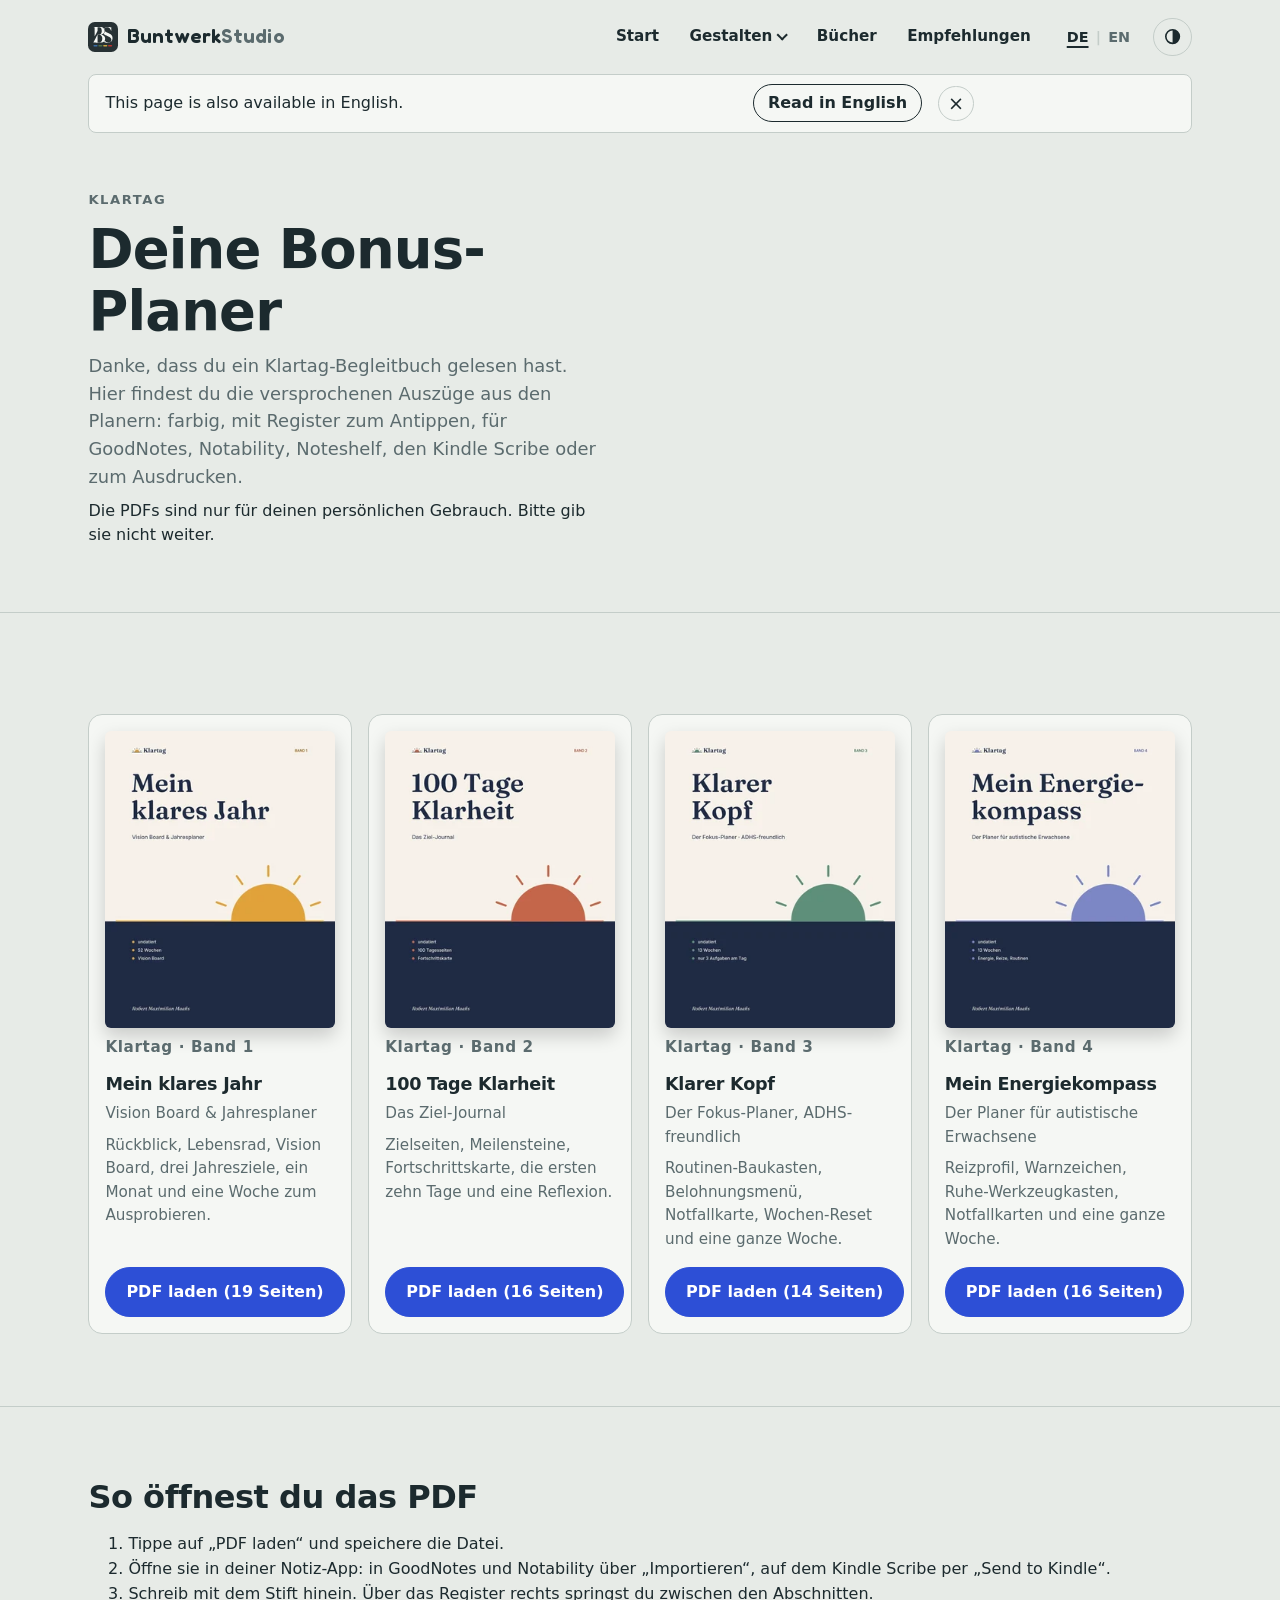
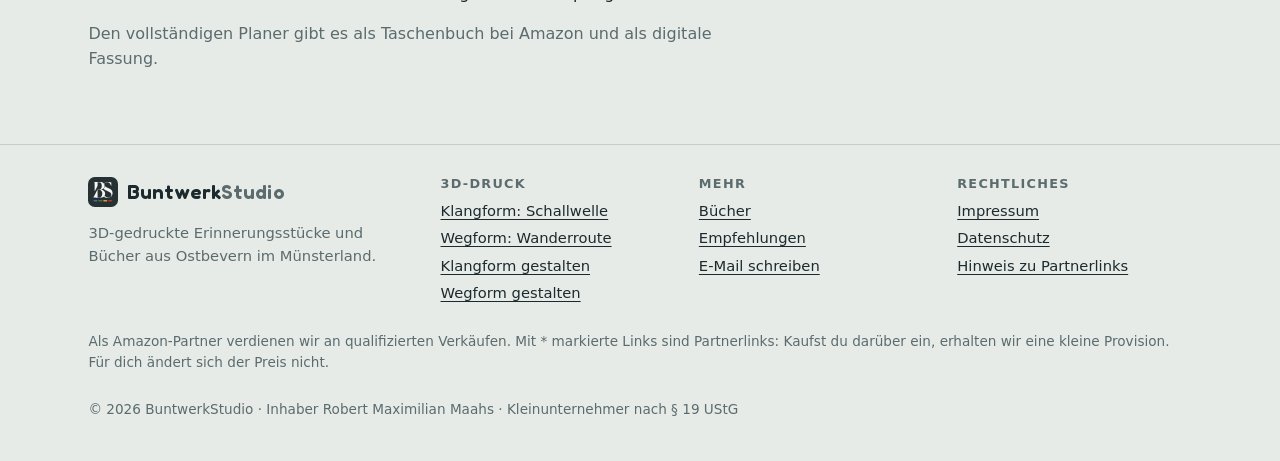
<file: klartag.html>
<!doctype html>
<html lang="de">
<head>
  <meta charset="utf-8">
  <meta name="viewport" content="width=device-width, initial-scale=1">
  <meta http-equiv="Content-Security-Policy" content="default-src 'self'; img-src 'self' data:; style-src 'self'; script-src 'self'; font-src 'self'; form-action 'none'; base-uri 'self'">
  <meta name="referrer" content="strict-origin-when-cross-origin">
  <title>Klartag – Bonus-Planer zum Download | BuntwerkStudio</title>
  <meta name="description" content="Bonus-PDFs zu den Klartag-Begleitbüchern: Auszüge aus Mein klares Jahr, 100 Tage Klarheit, Klarer Kopf und Mein Energiekompass.">
  <meta name="robots" content="noindex, follow">
  <link rel="canonical" href="https://buntwerkstudio.de/klartag.html">
  <meta property="og:type" content="website">
  <meta property="og:locale" content="de_DE">
  <meta property="og:site_name" content="BuntwerkStudio">
  <meta property="og:title" content="Klartag – Bonus-Planer zum Download | BuntwerkStudio">
  <meta property="og:description" content="Bonus-PDFs zu den Klartag-Begleitbüchern: Auszüge aus Mein klares Jahr, 100 Tage Klarheit, Klarer Kopf und Mein Energiekompass.">
  <meta property="og:url" content="https://buntwerkstudio.de/klartag.html">
  <meta property="og:image" content="https://buntwerkstudio.de/img/vorschau.png">
  <meta property="og:image:width" content="1200">
  <meta property="og:image:height" content="630">
  <meta name="twitter:card" content="summary_large_image">
  <meta name="theme-color" content="#273134">
  <link rel="icon" href="/img/logo.svg">
  <link rel="preload" href="fonts/fredoka-600.woff" as="font" type="font/woff" crossorigin>
  <script src="js/thema.js"></script>
  <link rel="stylesheet" href="css/style.css">
  <script type="application/ld+json">{"@context":"https://schema.org","@type":"BreadcrumbList","itemListElement":[{"@type":"ListItem","position":1,"name":"Start","item":"https://buntwerkstudio.de/"},{"@type":"ListItem","position":2,"name":"Klartag","item":"https://buntwerkstudio.de/klartag.html"}]}</script>
</head>
<body>
<header class="huelle kopfzeile"><a class="wortmarke" href="./" aria-label="BuntwerkStudio – Startseite"><svg viewBox="0 0 320 320" aria-hidden="true"><rect width="320" height="320" rx="72" fill="#273134"/><path transform="translate(58 52) scale(.388)" fill="#f5f7f4" d="M369.5 1.1C341.8 5.3 320 16.7 300.1 37.3C295.1 42.5 295.2 43.6 300.6 49.3L304.1 53L308.9 45.8C311.5 41.8 317.3 35.1 321.7 30.9C339.4 14 360.9 7 386.1 9.8C398.3 11.1 406.1 13.4 417.4 19.1C443.4 32 467.1 60.8 481.6 96.9C485.3 106.2 486.1 107.5 488.4 107.8C489.9 108 491.2 107.6 491.5 106.8C491.8 106.1 491.6 83.3 491.2 56.2L490.5 6.9L484.5 12C480.8 15.2 478 16.8 477 16.4C467.3 12.6 440.9 5.4 426.5 2.8C414 0.5 379.7 -0.5 369.5 1.1ZM79.8 3.8C1.2 4 0 4 0 6C0 7.8 0.8 8 16.2 8.2L32.5 8.5L32.8 133.4C32.9 202.2 33.4 258.8 33.8 259.2C34.2 259.6 39.9 249.5 46.5 236.7C67.6 195.4 89.6 152.9 105.1 123.9L114 107.2L114 57.6L114 8L132.8 8C161.5 8 175.9 11.2 189.9 20.4C212.5 35.5 225.1 60.6 228.2 97.2C232 143 217.9 183.3 192 200.5C177.8 209.9 163 213 131.6 213C117.3 213 112 213.3 111.2 214.2C110.2 215.4 107.6 220.5 87 260.5C81.9 270.4 75.6 282.6 73 287.5C62.4 307.7 0 431.9 0 432.8C0 434.4 88 435.2 152.5 434.1C211.4 433.1 212.7 433.1 225 430.5C254.2 424.4 273.5 415.4 290.5 399.8C302.5 388.8 310.3 376.6 315.8 360.4C320.7 346.1 321.4 340.9 321.4 322.5C321.4 307.9 321.1 304.2 319.1 296.5C307.4 251.9 269.7 222.7 215.5 216.4C198.2 214.4 194.9 213.7 200.5 213.3C214.9 212.2 237.5 205.4 252.4 197.7C287.8 179.6 306 148.4 306 105.9C306 90.2 304.1 79.3 299.2 67.3C285.2 33 254.7 11.6 211.5 6C193 3.6 180.8 3.4 79.8 3.8ZM172 219.4C203 227.6 221.3 242.9 233.3 270.9C240.4 287.2 243 301.3 243 323C243 346.6 239.6 363.6 231.4 380.9C221.1 402.8 206.7 416.6 186 424.3C174.4 428.6 162.6 430 137.1 430L114 430L114 324.2C114 266 114.3 218 114.8 217.6C115.2 217.2 126.8 217 140.5 217.2C159.8 217.6 167 218.1 172 219.4ZM315.5 122C313.4 143.4 303.2 166.5 288.4 182.9C286 185.6 284 188.4 284 189.2C284 192.9 298.7 206.3 314.1 216.6C322 221.8 340.8 231.6 356.5 238.7C360.4 240.4 366.5 243.2 370.3 244.9C374 246.6 385.9 251.8 396.8 256.6C437.1 274.4 454.8 284.6 468.5 298.4C485.6 315.5 493.3 332.1 493.4 352C493.6 386.1 470 413.6 431.5 424.2C426.5 425.6 419.8 426.2 408 426.6C393.5 427.1 390.4 426.9 382 425C357.2 419.4 333.6 404 320.9 384.9L316.5 378.3L310 389.3C306 396.1 300.7 403.4 296.2 408.2L288.8 416L291.7 417.1C299.3 420.1 319.6 426.3 329 428.5C347.4 432.8 355.2 433.9 373.4 435.2C418 438.1 450.4 430.3 476.9 410.1C508.8 385.7 525.2 349.1 525.2 302.5C525.1 271.9 517.8 249.8 500.6 228.3C485.6 209.7 464.4 195.7 430 181.7C425.3 179.8 414.1 175.2 405 171.6C383.3 162.8 356.7 149.6 345.5 142.2C336.3 136.1 324.8 125.6 319.3 118.5L316.2 114.6L315.5 122Z"/><rect x="58" y="246" width="44" height="14" rx="7" fill="#3a6ea5"/><rect x="110" y="246" width="44" height="14" rx="7" fill="#4f6e45"/><rect x="162" y="246" width="44" height="14" rx="7" fill="#c9a23f"/><rect x="214" y="246" width="44" height="14" rx="7" fill="#b8312f"/></svg><span>Buntwerk<b>Studio</b></span></a><nav class="menue" aria-label="Hauptmenü"><a href="./">Start</a><details class="untermenue"><summary aria-expanded="false">Gestalten</summary><ul><li><a href="schallwelle-anhaenger.html">Klangform</a></li><li><a href="wanderroute-3d-relief.html">Wegform</a></li></ul></details><a href="buecher.html">Bücher</a><a href="empfehlungen.html">Empfehlungen</a></nav><nav class="sprache" aria-label="Sprache / Language"><a href="klartag.html" lang="de" hreflang="de" data-sprache="de" title="Deutsch" aria-current="true">DE</a><span aria-hidden="true">|</span><a href="en/" lang="en" hreflang="en" data-sprache="en" title="English">EN</a></nav></header>
<main>
<section class="huelle held">
  <div>
    <p class="marke">Klartag</p>
    <h1>Deine Bonus-Planer</h1>
    <p class="einleitung">Danke, dass du ein Klartag-Begleitbuch gelesen hast. Hier findest du die versprochenen Auszüge aus den Planern: farbig, mit Register zum Antippen, für GoodNotes, Notability, Noteshelf, den Kindle Scribe oder zum Ausdrucken.</p>
    <p>Die PDFs sind nur für deinen persönlichen Gebrauch. Bitte gib sie nicht weiter.</p>
  </div>
</section>

<section class="abschnitt"><div class="huelle">
  <div class="buecher"><article class="buch"><img src="img/klartag-mein-klares-jahr.webp" alt="Umschlag von „Mein klares Jahr“" width="302" height="390" loading="lazy"><p class="kennung">Klartag · Band 1</p><h3>Mein klares Jahr</h3><p>Vision Board & Jahresplaner</p><p>Rückblick, Lebensrad, Vision Board, drei Jahresziele, ein Monat und eine Woche zum Ausprobieren.</p><div class="knoepfe"><a class="haupt" href="downloads/klartag-mein-klares-jahr-bonus.pdf" download>PDF laden (19 Seiten)</a></div></article><article class="buch"><img src="img/klartag-100-tage-klarheit.webp" alt="Umschlag von „100 Tage Klarheit“" width="302" height="390" loading="lazy"><p class="kennung">Klartag · Band 2</p><h3>100 Tage Klarheit</h3><p>Das Ziel-Journal</p><p>Zielseiten, Meilensteine, Fortschrittskarte, die ersten zehn Tage und eine Reflexion.</p><div class="knoepfe"><a class="haupt" href="downloads/klartag-100-tage-klarheit-bonus.pdf" download>PDF laden (16 Seiten)</a></div></article><article class="buch"><img src="img/klartag-klarer-kopf.webp" alt="Umschlag von „Klarer Kopf“" width="302" height="390" loading="lazy"><p class="kennung">Klartag · Band 3</p><h3>Klarer Kopf</h3><p>Der Fokus-Planer, ADHS-freundlich</p><p>Routinen-Baukasten, Belohnungsmenü, Notfallkarte, Wochen-Reset und eine ganze Woche.</p><div class="knoepfe"><a class="haupt" href="downloads/klartag-klarer-kopf-bonus.pdf" download>PDF laden (14 Seiten)</a></div></article><article class="buch"><img src="img/klartag-mein-energiekompass.webp" alt="Umschlag von „Mein Energiekompass“" width="302" height="390" loading="lazy"><p class="kennung">Klartag · Band 4</p><h3>Mein Energiekompass</h3><p>Der Planer für autistische Erwachsene</p><p>Reizprofil, Warnzeichen, Ruhe-Werkzeugkasten, Notfallkarten und eine ganze Woche.</p><div class="knoepfe"><a class="haupt" href="downloads/klartag-mein-energiekompass-bonus.pdf" download>PDF laden (16 Seiten)</a></div></article></div>
</div></section>

<section class="abschnitt"><div class="huelle">
  <div class="kopf-abschnitt"><h2>So öffnest du das PDF</h2></div>
  <ol>
    <li>Tippe auf „PDF laden“ und speichere die Datei.</li>
    <li>Öffne sie in deiner Notiz-App: in GoodNotes und Notability über „Importieren“, auf dem Kindle Scribe per „Send to Kindle“.</li>
    <li>Schreib mit dem Stift hinein. Über das Register rechts springst du zwischen den Abschnitten.</li>
  </ol>
  <p>Den vollständigen Planer gibt es als Taschenbuch bei Amazon und als digitale Fassung.</p>
</div></section>
</main>
<footer class="fuss"><div class="huelle">
  <div class="fuss-raster">
    <div><a class="wortmarke" href="./"><svg viewBox="0 0 320 320" aria-hidden="true"><rect width="320" height="320" rx="72" fill="#273134"/><path transform="translate(58 52) scale(.388)" fill="#f5f7f4" d="M369.5 1.1C341.8 5.3 320 16.7 300.1 37.3C295.1 42.5 295.2 43.6 300.6 49.3L304.1 53L308.9 45.8C311.5 41.8 317.3 35.1 321.7 30.9C339.4 14 360.9 7 386.1 9.8C398.3 11.1 406.1 13.4 417.4 19.1C443.4 32 467.1 60.8 481.6 96.9C485.3 106.2 486.1 107.5 488.4 107.8C489.9 108 491.2 107.6 491.5 106.8C491.8 106.1 491.6 83.3 491.2 56.2L490.5 6.9L484.5 12C480.8 15.2 478 16.8 477 16.4C467.3 12.6 440.9 5.4 426.5 2.8C414 0.5 379.7 -0.5 369.5 1.1ZM79.8 3.8C1.2 4 0 4 0 6C0 7.8 0.8 8 16.2 8.2L32.5 8.5L32.8 133.4C32.9 202.2 33.4 258.8 33.8 259.2C34.2 259.6 39.9 249.5 46.5 236.7C67.6 195.4 89.6 152.9 105.1 123.9L114 107.2L114 57.6L114 8L132.8 8C161.5 8 175.9 11.2 189.9 20.4C212.5 35.5 225.1 60.6 228.2 97.2C232 143 217.9 183.3 192 200.5C177.8 209.9 163 213 131.6 213C117.3 213 112 213.3 111.2 214.2C110.2 215.4 107.6 220.5 87 260.5C81.9 270.4 75.6 282.6 73 287.5C62.4 307.7 0 431.9 0 432.8C0 434.4 88 435.2 152.5 434.1C211.4 433.1 212.7 433.1 225 430.5C254.2 424.4 273.5 415.4 290.5 399.8C302.5 388.8 310.3 376.6 315.8 360.4C320.7 346.1 321.4 340.9 321.4 322.5C321.4 307.9 321.1 304.2 319.1 296.5C307.4 251.9 269.7 222.7 215.5 216.4C198.2 214.4 194.9 213.7 200.5 213.3C214.9 212.2 237.5 205.4 252.4 197.7C287.8 179.6 306 148.4 306 105.9C306 90.2 304.1 79.3 299.2 67.3C285.2 33 254.7 11.6 211.5 6C193 3.6 180.8 3.4 79.8 3.8ZM172 219.4C203 227.6 221.3 242.9 233.3 270.9C240.4 287.2 243 301.3 243 323C243 346.6 239.6 363.6 231.4 380.9C221.1 402.8 206.7 416.6 186 424.3C174.4 428.6 162.6 430 137.1 430L114 430L114 324.2C114 266 114.3 218 114.8 217.6C115.2 217.2 126.8 217 140.5 217.2C159.8 217.6 167 218.1 172 219.4ZM315.5 122C313.4 143.4 303.2 166.5 288.4 182.9C286 185.6 284 188.4 284 189.2C284 192.9 298.7 206.3 314.1 216.6C322 221.8 340.8 231.6 356.5 238.7C360.4 240.4 366.5 243.2 370.3 244.9C374 246.6 385.9 251.8 396.8 256.6C437.1 274.4 454.8 284.6 468.5 298.4C485.6 315.5 493.3 332.1 493.4 352C493.6 386.1 470 413.6 431.5 424.2C426.5 425.6 419.8 426.2 408 426.6C393.5 427.1 390.4 426.9 382 425C357.2 419.4 333.6 404 320.9 384.9L316.5 378.3L310 389.3C306 396.1 300.7 403.4 296.2 408.2L288.8 416L291.7 417.1C299.3 420.1 319.6 426.3 329 428.5C347.4 432.8 355.2 433.9 373.4 435.2C418 438.1 450.4 430.3 476.9 410.1C508.8 385.7 525.2 349.1 525.2 302.5C525.1 271.9 517.8 249.8 500.6 228.3C485.6 209.7 464.4 195.7 430 181.7C425.3 179.8 414.1 175.2 405 171.6C383.3 162.8 356.7 149.6 345.5 142.2C336.3 136.1 324.8 125.6 319.3 118.5L316.2 114.6L315.5 122Z"/><rect x="58" y="246" width="44" height="14" rx="7" fill="#3a6ea5"/><rect x="110" y="246" width="44" height="14" rx="7" fill="#4f6e45"/><rect x="162" y="246" width="44" height="14" rx="7" fill="#c9a23f"/><rect x="214" y="246" width="44" height="14" rx="7" fill="#b8312f"/></svg><span>Buntwerk<b>Studio</b></span></a>
      <p>3D-gedruckte Erinnerungsstücke und Bücher aus Ostbevern im Münsterland.</p></div>
    <div><h2>3D-Druck</h2><ul>
      <li><a href="schallwelle-anhaenger.html">Klangform: Schallwelle</a></li>
      <li><a href="wanderroute-3d-relief.html">Wegform: Wanderroute</a></li>
      <li><a href="https://klangform.netlify.app/" rel="noopener">Klangform gestalten</a></li>
      <li><a href="https://tracks-and-trails.netlify.app/" rel="noopener">Wegform gestalten</a></li></ul></div>
    <div><h2>Mehr</h2><ul>
      <li><a href="buecher.html">Bücher</a></li>
      <li><a href="empfehlungen.html">Empfehlungen</a></li>
      <li><a href="mailto:buntwerkstudio@gmail.com">E-Mail schreiben</a></li></ul></div>
    <div><h2>Rechtliches</h2><ul>
      <li><a href="impressum.html">Impressum</a></li>
      <li><a href="datenschutz.html">Datenschutz</a></li>
      <li><a href="datenschutz.html#partnerprogramm">Hinweis zu Partnerlinks</a></li></ul></div>
  </div>
  <p class="klein">Als Amazon-Partner verdienen wir an qualifizierten Verkäufen. Mit * markierte Links sind Partnerlinks: Kaufst du darüber ein, erhalten wir eine kleine Provision. Für dich ändert sich der Preis nicht.</p>
  <p class="klein">© 2026 BuntwerkStudio · Inhaber Robert Maximilian Maahs · Kleinunternehmer nach § 19 UStG</p>
</div></footer>
<script src="js/partner.js" defer></script>
<script src="js/sprache.js" defer></script>
<script src="js/menue.js" defer></script>
</body>
</html>
</file>
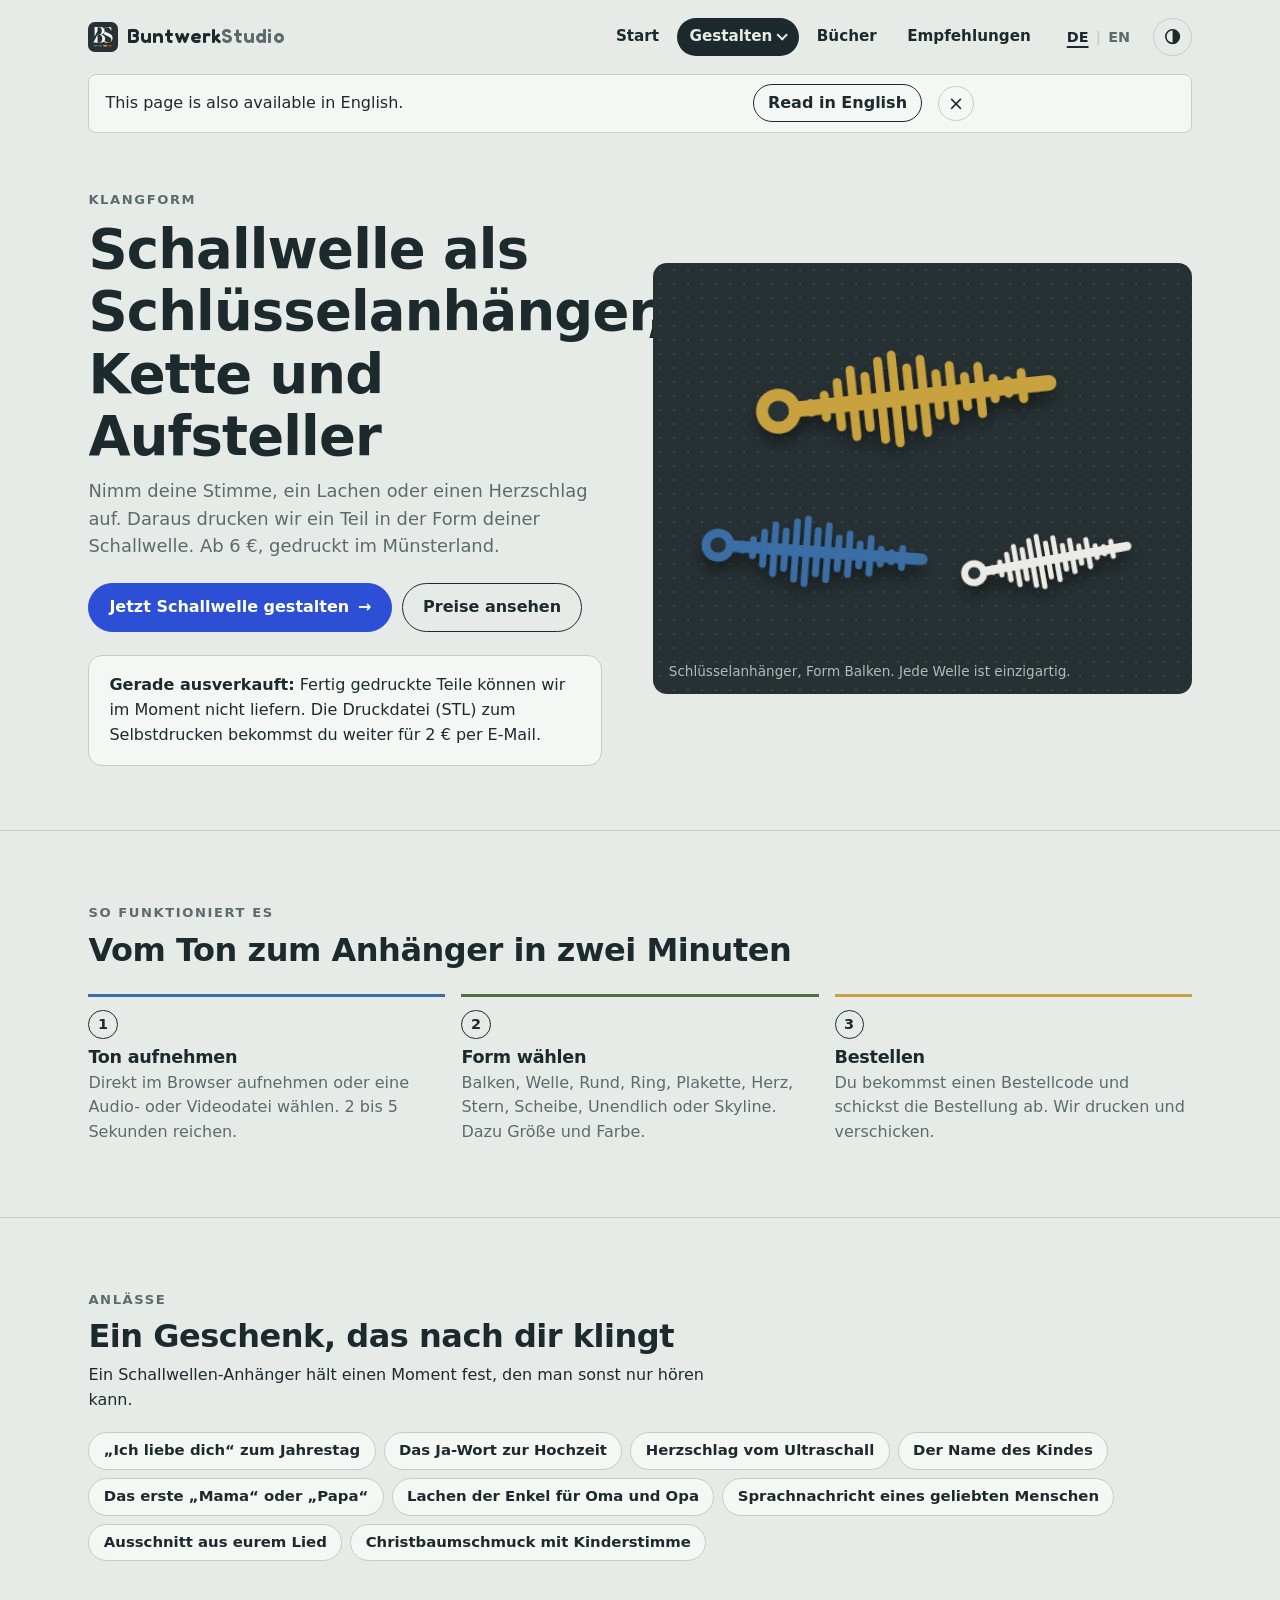
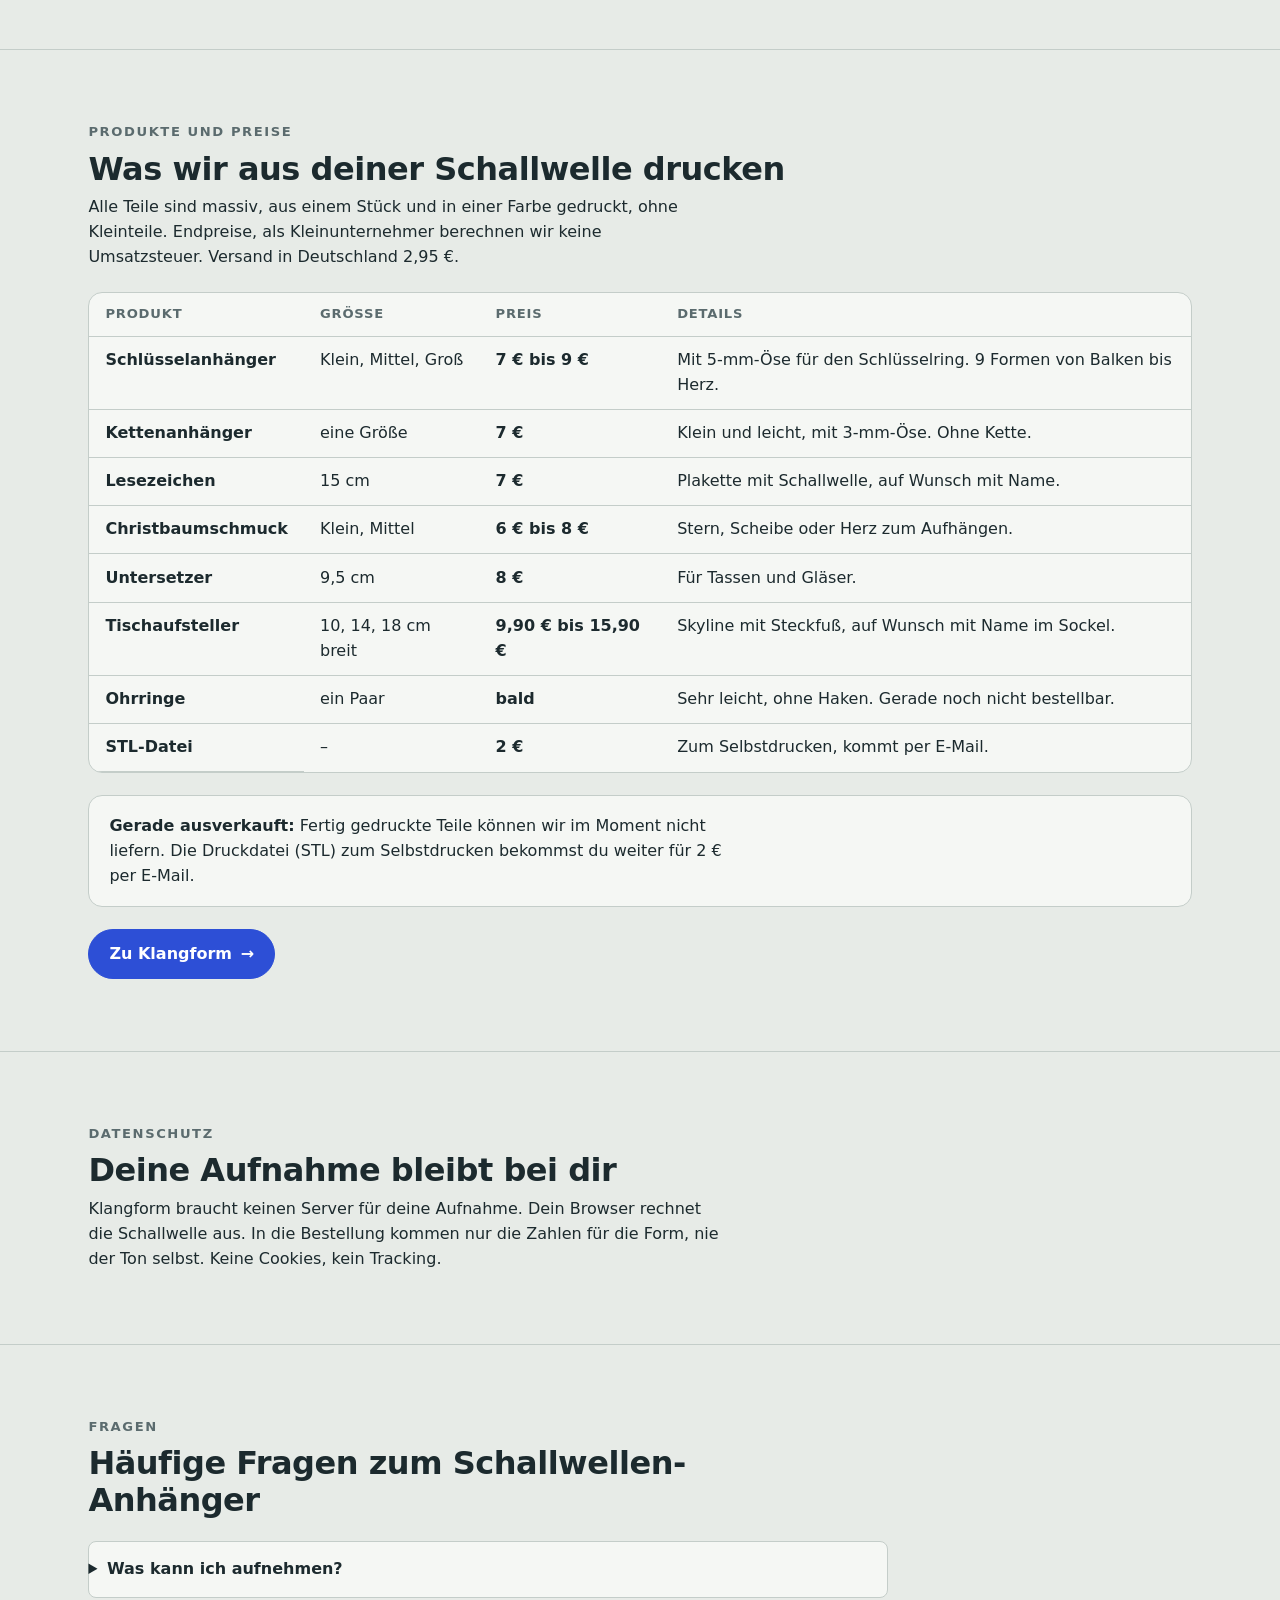
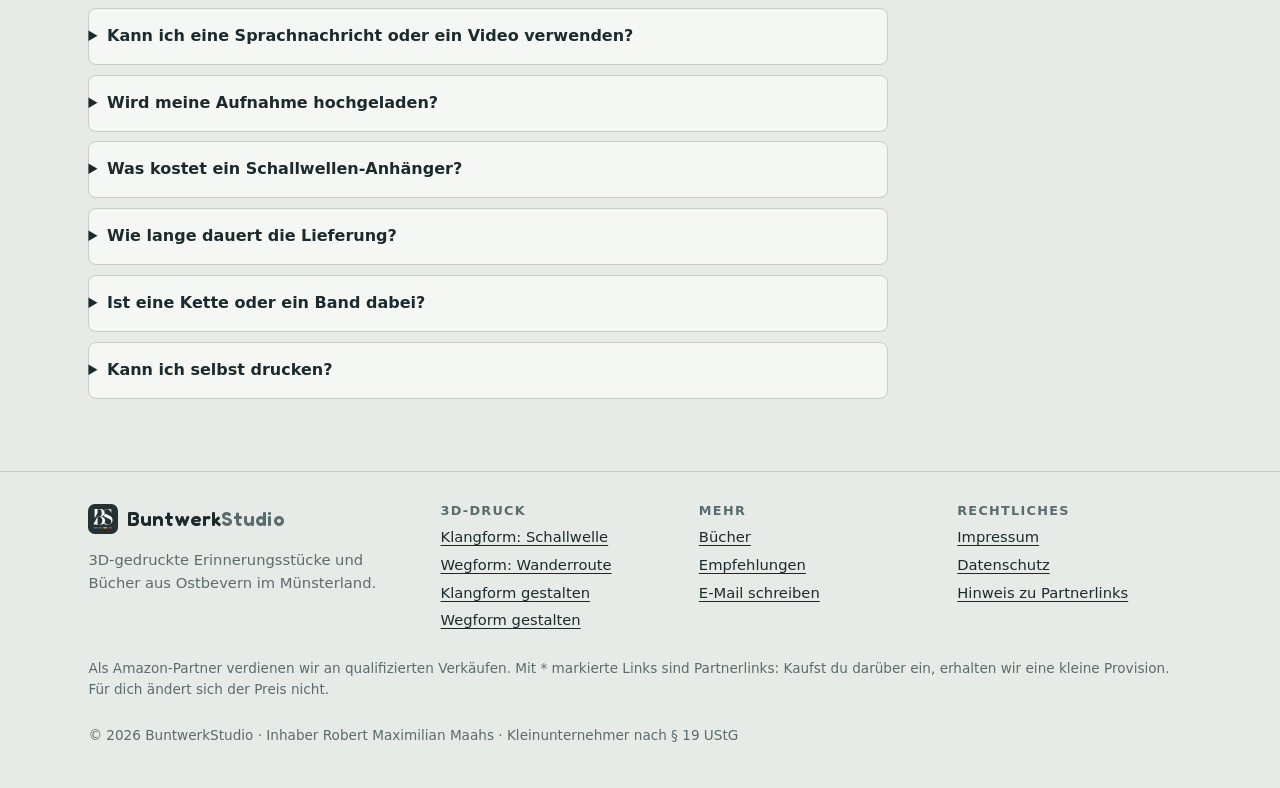
<file: schallwelle-anhaenger.html>
<!doctype html>
<html lang="de">
<head>
  <meta charset="utf-8">
  <meta name="viewport" content="width=device-width, initial-scale=1">
  <meta http-equiv="Content-Security-Policy" content="default-src 'self'; img-src 'self' data:; style-src 'self'; script-src 'self'; font-src 'self'; form-action 'none'; base-uri 'self'">
  <meta name="referrer" content="strict-origin-when-cross-origin">
  <title>Schallwelle als Schlüsselanhänger – personalisiert, 3D-gedruckt | Klangform</title>
  <meta name="description" content="Deine Stimme als Schallwellen-Schlüsselanhänger, Kettenanhänger, Lesezeichen oder Aufsteller. Aufnahme im Browser, 3D-gedruckt im Münsterland, ab 6 €.">
  <meta name="robots" content="index, follow, max-image-preview:large">
  <link rel="canonical" href="https://buntwerkstudio.de/schallwelle-anhaenger.html">
  <link rel="alternate" hreflang="de" href="https://buntwerkstudio.de/schallwelle-anhaenger.html">
  <link rel="alternate" hreflang="en" href="https://buntwerkstudio.de/en/sound-wave-keychain.html">
  <link rel="alternate" hreflang="x-default" href="https://buntwerkstudio.de/schallwelle-anhaenger.html">
  <meta property="og:type" content="website">
  <meta property="og:locale" content="de_DE">
  <meta property="og:site_name" content="BuntwerkStudio">
  <meta property="og:title" content="Schallwelle als Schlüsselanhänger – personalisiert, 3D-gedruckt | Klangform">
  <meta property="og:description" content="Deine Stimme als Schallwellen-Schlüsselanhänger, Kettenanhänger, Lesezeichen oder Aufsteller. Aufnahme im Browser, 3D-gedruckt im Münsterland, ab 6 €.">
  <meta property="og:url" content="https://buntwerkstudio.de/schallwelle-anhaenger.html">
  <meta property="og:image" content="https://buntwerkstudio.de/img/vorschau.png">
  <meta property="og:image:width" content="1200">
  <meta property="og:image:height" content="630">
  <meta name="twitter:card" content="summary_large_image">
  <meta name="theme-color" content="#273134">
  <link rel="icon" href="/img/logo.svg">
  <link rel="preload" href="fonts/fredoka-600.woff" as="font" type="font/woff" crossorigin>
  <script src="js/thema.js"></script>
  <link rel="stylesheet" href="css/style.css">
  <script type="application/ld+json">{"@context":"https://schema.org","@type":"BreadcrumbList","itemListElement":[{"@type":"ListItem","position":1,"name":"Start","item":"https://buntwerkstudio.de/"},{"@type":"ListItem","position":2,"name":"Klangform","item":"https://buntwerkstudio.de/schallwelle-anhaenger.html"}]}</script><script type="application/ld+json">{"@context":"https://schema.org","@type":"Product","name":"Klangform Schallwellen-Anhänger","description":"Personalisierter 3D-gedruckter Schlüsselanhänger, Kettenanhänger, Lesezeichen, Christbaumschmuck, Untersetzer oder Tischaufsteller in der Form der eigenen Schallwelle.","image":"https://buntwerkstudio.de/img/vorschau.png","brand":{"@type":"Brand","name":"Klangform"},"category":"Personalisierte Geschenke","material":"PLA","manufacturer":{"@id":"https://buntwerkstudio.de/#organisation"},"offers":{"@type":"AggregateOffer","priceCurrency":"EUR","lowPrice":"6.00","highPrice":"15.90","offerCount":"7","availability":"https://schema.org/OutOfStock","url":"https://klangform.netlify.app/","seller":{"@id":"https://buntwerkstudio.de/#organisation"}}}</script><script type="application/ld+json">{"@context":"https://schema.org","@type":"FAQPage","mainEntity":[{"@type":"Question","name":"Was kann ich aufnehmen?","acceptedAnswer":{"@type":"Answer","text":"Alles, was einen Klang hat: einen Namen, ein „Ich liebe dich“, ein Lachen, einen Herzschlag aus dem Ultraschall-Video, eine Sprachnachricht oder ein paar Sekunden aus eurem Lied. 2 bis 5 Sekunden sind ideal."}},{"@type":"Question","name":"Kann ich eine Sprachnachricht oder ein Video verwenden?","acceptedAnswer":{"@type":"Answer","text":"Ja. Du kannst statt einer Aufnahme eine Audio- oder Videodatei hochladen, zum Beispiel eine gespeicherte Sprachnachricht oder ein Video vom Ultraschall. Danach wählst du den Ausschnitt."}},{"@type":"Question","name":"Wird meine Aufnahme hochgeladen?","acceptedAnswer":{"@type":"Answer","text":"Nein. Die Aufnahme wird nur in deinem Browser ausgewertet. Aus ihr entsteht eine Reihe von Zahlen für die Form. Aus diesen Zahlen lässt sich der Ton nicht wiederherstellen."}},{"@type":"Question","name":"Was kostet ein Schallwellen-Anhänger?","acceptedAnswer":{"@type":"Answer","text":"Ein Schlüsselanhänger kostet je nach Größe 7 bis 9 €, ein Kettenanhänger 7 €, Christbaumschmuck ab 6 €. Der Versand in Deutschland kostet 2,95 €. Alle Preise sind Endpreise."}},{"@type":"Question","name":"Wie lange dauert die Lieferung?","acceptedAnswer":{"@type":"Answer","text":"Wir drucken dein Teil und verschicken es innerhalb von 7 Tagen nach Zahlungseingang. Gerade sind gedruckte Teile ausverkauft. Die Druckdatei kommt nach Zahlungseingang per E-Mail."}},{"@type":"Question","name":"Ist eine Kette oder ein Band dabei?","acceptedAnswer":{"@type":"Answer","text":"Nein. Kettenanhänger kommen ohne Kette, Lesezeichen und Christbaumschmuck ohne Band. Passende Ketten, Bänder und Schlüsselringe findest du auf unserer Seite mit Empfehlungen."}},{"@type":"Question","name":"Kann ich selbst drucken?","acceptedAnswer":{"@type":"Answer","text":"Ja. Du kannst statt des gedruckten Teils die STL-Datei für 2 € bestellen und sie auf deinem eigenen 3D-Drucker drucken."}}]}</script>
</head>
<body>
<header class="huelle kopfzeile"><a class="wortmarke" href="./" aria-label="BuntwerkStudio – Startseite"><svg viewBox="0 0 320 320" aria-hidden="true"><rect width="320" height="320" rx="72" fill="#273134"/><path transform="translate(58 52) scale(.388)" fill="#f5f7f4" d="M369.5 1.1C341.8 5.3 320 16.7 300.1 37.3C295.1 42.5 295.2 43.6 300.6 49.3L304.1 53L308.9 45.8C311.5 41.8 317.3 35.1 321.7 30.9C339.4 14 360.9 7 386.1 9.8C398.3 11.1 406.1 13.4 417.4 19.1C443.4 32 467.1 60.8 481.6 96.9C485.3 106.2 486.1 107.5 488.4 107.8C489.9 108 491.2 107.6 491.5 106.8C491.8 106.1 491.6 83.3 491.2 56.2L490.5 6.9L484.5 12C480.8 15.2 478 16.8 477 16.4C467.3 12.6 440.9 5.4 426.5 2.8C414 0.5 379.7 -0.5 369.5 1.1ZM79.8 3.8C1.2 4 0 4 0 6C0 7.8 0.8 8 16.2 8.2L32.5 8.5L32.8 133.4C32.9 202.2 33.4 258.8 33.8 259.2C34.2 259.6 39.9 249.5 46.5 236.7C67.6 195.4 89.6 152.9 105.1 123.9L114 107.2L114 57.6L114 8L132.8 8C161.5 8 175.9 11.2 189.9 20.4C212.5 35.5 225.1 60.6 228.2 97.2C232 143 217.9 183.3 192 200.5C177.8 209.9 163 213 131.6 213C117.3 213 112 213.3 111.2 214.2C110.2 215.4 107.6 220.5 87 260.5C81.9 270.4 75.6 282.6 73 287.5C62.4 307.7 0 431.9 0 432.8C0 434.4 88 435.2 152.5 434.1C211.4 433.1 212.7 433.1 225 430.5C254.2 424.4 273.5 415.4 290.5 399.8C302.5 388.8 310.3 376.6 315.8 360.4C320.7 346.1 321.4 340.9 321.4 322.5C321.4 307.9 321.1 304.2 319.1 296.5C307.4 251.9 269.7 222.7 215.5 216.4C198.2 214.4 194.9 213.7 200.5 213.3C214.9 212.2 237.5 205.4 252.4 197.7C287.8 179.6 306 148.4 306 105.9C306 90.2 304.1 79.3 299.2 67.3C285.2 33 254.7 11.6 211.5 6C193 3.6 180.8 3.4 79.8 3.8ZM172 219.4C203 227.6 221.3 242.9 233.3 270.9C240.4 287.2 243 301.3 243 323C243 346.6 239.6 363.6 231.4 380.9C221.1 402.8 206.7 416.6 186 424.3C174.4 428.6 162.6 430 137.1 430L114 430L114 324.2C114 266 114.3 218 114.8 217.6C115.2 217.2 126.8 217 140.5 217.2C159.8 217.6 167 218.1 172 219.4ZM315.5 122C313.4 143.4 303.2 166.5 288.4 182.9C286 185.6 284 188.4 284 189.2C284 192.9 298.7 206.3 314.1 216.6C322 221.8 340.8 231.6 356.5 238.7C360.4 240.4 366.5 243.2 370.3 244.9C374 246.6 385.9 251.8 396.8 256.6C437.1 274.4 454.8 284.6 468.5 298.4C485.6 315.5 493.3 332.1 493.4 352C493.6 386.1 470 413.6 431.5 424.2C426.5 425.6 419.8 426.2 408 426.6C393.5 427.1 390.4 426.9 382 425C357.2 419.4 333.6 404 320.9 384.9L316.5 378.3L310 389.3C306 396.1 300.7 403.4 296.2 408.2L288.8 416L291.7 417.1C299.3 420.1 319.6 426.3 329 428.5C347.4 432.8 355.2 433.9 373.4 435.2C418 438.1 450.4 430.3 476.9 410.1C508.8 385.7 525.2 349.1 525.2 302.5C525.1 271.9 517.8 249.8 500.6 228.3C485.6 209.7 464.4 195.7 430 181.7C425.3 179.8 414.1 175.2 405 171.6C383.3 162.8 356.7 149.6 345.5 142.2C336.3 136.1 324.8 125.6 319.3 118.5L316.2 114.6L315.5 122Z"/><rect x="58" y="246" width="44" height="14" rx="7" fill="#3a6ea5"/><rect x="110" y="246" width="44" height="14" rx="7" fill="#4f6e45"/><rect x="162" y="246" width="44" height="14" rx="7" fill="#c9a23f"/><rect x="214" y="246" width="44" height="14" rx="7" fill="#b8312f"/></svg><span>Buntwerk<b>Studio</b></span></a><nav class="menue" aria-label="Hauptmenü"><a href="./">Start</a><details class="untermenue"><summary class="aktiv" aria-expanded="false">Gestalten</summary><ul><li><a href="schallwelle-anhaenger.html" aria-current="page">Klangform</a></li><li><a href="wanderroute-3d-relief.html">Wegform</a></li></ul></details><a href="buecher.html">Bücher</a><a href="empfehlungen.html">Empfehlungen</a></nav><nav class="sprache" aria-label="Sprache / Language"><a href="schallwelle-anhaenger.html" lang="de" hreflang="de" data-sprache="de" title="Deutsch" aria-current="true">DE</a><span aria-hidden="true">|</span><a href="en/sound-wave-keychain.html" lang="en" hreflang="en" data-sprache="en" title="English">EN</a></nav></header>
<main>
<section class="huelle held">
  <div>
    <p class="marke">Klangform</p>
    <h1>Schallwelle als Schlüsselanhänger, Kette und Aufsteller</h1>
    <p class="einleitung">Nimm deine Stimme, ein Lachen oder einen Herzschlag auf. Daraus drucken wir ein Teil in der Form deiner Schallwelle. Ab 6 €, gedruckt im Münsterland.</p>
    <div class="knoepfe">
      <a class="haupt" href="https://klangform.netlify.app/" rel="noopener">Jetzt Schallwelle gestalten <span class="pfeil" aria-hidden="true">→</span></a>
      <a class="zweit" href="#preise">Preise ansehen</a>
    </div>
    <div class="kasten"><p><strong>Gerade ausverkauft:</strong> Fertig gedruckte Teile können wir im Moment nicht liefern. Die Druckdatei (STL) zum Selbstdrucken bekommst du weiter für 2 € per E-Mail.</p></div>
  </div>
  <div class="bett"><svg viewBox="0 0 500 400" role="img" xmlns="http://www.w3.org/2000/svg"><title>Schlüsselanhänger in Form einer Schallwelle</title><defs><filter id="schatten" x="-20%" y="-20%" width="140%" height="150%"><feDropShadow dx="0" dy="9" stdDeviation="8" flood-color="#000" flood-opacity=".45"/></filter></defs><g transform="rotate(-6 235 125)" filter="url(#schatten)"><g fill="#c9a23f"><circle cx="115.8" cy="125.0" r="20.8"/><rect x="117.7" y="117.8" width="257.3" height="14.4" rx="7.2"/><rect x="142.2" y="116.9" width="8.1" height="16.2" rx="4.1"/><rect x="155.4" y="110.6" width="8.1" height="28.8" rx="4.1"/><rect x="168.5" y="100.2" width="8.1" height="49.5" rx="4.1"/><rect x="181.7" y="89.9" width="8.1" height="70.2" rx="4.1"/><rect x="194.8" y="97.1" width="8.1" height="55.8" rx="4.1"/><rect x="207.9" y="84.5" width="8.1" height="81.0" rx="4.1"/><rect x="221.1" y="80.0" width="8.1" height="90.0" rx="4.1"/><rect x="234.2" y="93.5" width="8.1" height="63.0" rx="4.1"/><rect x="247.3" y="86.8" width="8.1" height="76.5" rx="4.1"/><rect x="260.5" y="101.6" width="8.1" height="46.8" rx="4.1"/><rect x="273.6" y="95.3" width="8.1" height="59.4" rx="4.1"/><rect x="286.7" y="107.0" width="8.1" height="36.0" rx="4.1"/><rect x="299.9" y="98.9" width="8.1" height="52.2" rx="4.1"/><rect x="313.0" y="111.5" width="8.1" height="27.0" rx="4.1"/><rect x="326.1" y="115.1" width="8.1" height="19.8" rx="4.1"/><rect x="339.3" y="108.8" width="8.1" height="32.4" rx="4.1"/><rect x="352.4" y="117.8" width="8.1" height="14.4" rx="4.1"/></g><circle cx="115.8" cy="125.0" r="9.8" fill="#273134"/></g><g transform="rotate(4 150 268)" filter="url(#schatten)"><g fill="#3a6ea5"><circle cx="60.2" cy="268.0" r="15.2"/><rect x="61.6" y="262.7" width="193.4" height="10.6" rx="5.3"/><rect x="79.7" y="262.1" width="6.1" height="11.9" rx="3.1"/><rect x="89.6" y="257.4" width="6.1" height="21.1" rx="3.1"/><rect x="99.5" y="249.8" width="6.1" height="36.3" rx="3.1"/><rect x="109.4" y="242.3" width="6.1" height="51.5" rx="3.1"/><rect x="119.3" y="247.5" width="6.1" height="40.9" rx="3.1"/><rect x="129.2" y="238.3" width="6.1" height="59.4" rx="3.1"/><rect x="139.1" y="235.0" width="6.1" height="66.0" rx="3.1"/><rect x="149.0" y="244.9" width="6.1" height="46.2" rx="3.1"/><rect x="158.9" y="239.9" width="6.1" height="56.1" rx="3.1"/><rect x="168.8" y="250.8" width="6.1" height="34.3" rx="3.1"/><rect x="178.7" y="246.2" width="6.1" height="43.6" rx="3.1"/><rect x="188.6" y="254.8" width="6.1" height="26.4" rx="3.1"/><rect x="198.5" y="248.9" width="6.1" height="38.3" rx="3.1"/><rect x="208.4" y="258.1" width="6.1" height="19.8" rx="3.1"/><rect x="218.3" y="260.7" width="6.1" height="14.5" rx="3.1"/><rect x="228.3" y="256.1" width="6.1" height="23.8" rx="3.1"/><rect x="238.2" y="262.7" width="6.1" height="10.6" rx="3.1"/></g><circle cx="60.2" cy="268.0" r="7.2" fill="#273134"/></g><g transform="rotate(-10 365 276)" filter="url(#schatten)"><g fill="#ecebe6"><circle cx="297.0" cy="276.0" r="12.0"/><rect x="298.1" y="271.8" width="146.9" height="8.3" rx="4.2"/><rect x="312.3" y="271.3" width="4.6" height="9.4" rx="2.3"/><rect x="319.8" y="267.7" width="4.6" height="16.6" rx="2.3"/><rect x="327.3" y="261.7" width="4.6" height="28.6" rx="2.3"/><rect x="334.8" y="255.7" width="4.6" height="40.6" rx="2.3"/><rect x="342.2" y="259.9" width="4.6" height="32.2" rx="2.3"/><rect x="349.7" y="252.6" width="4.6" height="46.8" rx="2.3"/><rect x="357.2" y="250.0" width="4.6" height="52.0" rx="2.3"/><rect x="364.7" y="257.8" width="4.6" height="36.4" rx="2.3"/><rect x="372.2" y="253.9" width="4.6" height="44.2" rx="2.3"/><rect x="379.7" y="262.5" width="4.6" height="27.0" rx="2.3"/><rect x="387.1" y="258.8" width="4.6" height="34.3" rx="2.3"/><rect x="394.6" y="265.6" width="4.6" height="20.8" rx="2.3"/><rect x="402.1" y="260.9" width="4.6" height="30.2" rx="2.3"/><rect x="409.6" y="268.2" width="4.6" height="15.6" rx="2.3"/><rect x="417.1" y="270.3" width="4.6" height="11.4" rx="2.3"/><rect x="424.6" y="266.6" width="4.6" height="18.7" rx="2.3"/><rect x="432.1" y="271.8" width="4.6" height="8.3" rx="2.3"/></g><circle cx="297.0" cy="276.0" r="5.7" fill="#273134"/></g></svg><p class="unterschrift">Schlüsselanhänger, Form Balken. Jede Welle ist einzigartig.</p></div>
</section>

<section class="abschnitt"><div class="huelle">
  <div class="kopf-abschnitt"><p class="marke">So funktioniert es</p><h2>Vom Ton zum Anhänger in zwei Minuten</h2></div>
  <ol class="ablauf">
    <li><h3>Ton aufnehmen</h3><p>Direkt im Browser aufnehmen oder eine Audio- oder Videodatei wählen. 2 bis 5 Sekunden reichen.</p></li>
    <li><h3>Form wählen</h3><p>Balken, Welle, Rund, Ring, Plakette, Herz, Stern, Scheibe, Unendlich oder Skyline. Dazu Größe und Farbe.</p></li>
    <li><h3>Bestellen</h3><p>Du bekommst einen Bestellcode und schickst die Bestellung ab. Wir drucken und verschicken.</p></li>
  </ol>
</div></section>

<section class="abschnitt"><div class="huelle">
  <div class="kopf-abschnitt"><p class="marke">Anlässe</p><h2>Ein Geschenk, das nach dir klingt</h2>
    <p>Ein Schallwellen-Anhänger hält einen Moment fest, den man sonst nur hören kann.</p></div>
  <ul class="chips">
    <li>„Ich liebe dich“ zum Jahrestag</li><li>Das Ja-Wort zur Hochzeit</li><li>Herzschlag vom Ultraschall</li>
    <li>Der Name des Kindes</li><li>Das erste „Mama“ oder „Papa“</li><li>Lachen der Enkel für Oma und Opa</li>
    <li>Sprachnachricht eines geliebten Menschen</li><li>Ausschnitt aus eurem Lied</li><li>Christbaumschmuck mit Kinderstimme</li>
  </ul>
</div></section>

<section class="abschnitt" id="preise"><div class="huelle">
  <div class="kopf-abschnitt"><p class="marke">Produkte und Preise</p><h2>Was wir aus deiner Schallwelle drucken</h2>
    <p>Alle Teile sind massiv, aus einem Stück und in einer Farbe gedruckt, ohne Kleinteile. Endpreise, als Kleinunternehmer berechnen wir keine Umsatzsteuer. Versand in Deutschland 2,95 €.</p></div>
  <div class="tabelle-huelle"><table>
    <thead><tr><th scope="col">Produkt</th><th scope="col">Größe</th><th scope="col">Preis</th><th scope="col">Details</th></tr></thead>
    <tbody><tr><th scope="row">Schlüsselanhänger</th><td>Klein, Mittel, Groß</td><td class="preis">7 € bis 9 €</td><td>Mit 5-mm-Öse für den Schlüsselring. 9 Formen von Balken bis Herz.</td></tr><tr><th scope="row">Kettenanhänger</th><td>eine Größe</td><td class="preis">7 €</td><td>Klein und leicht, mit 3-mm-Öse. Ohne Kette.</td></tr><tr><th scope="row">Lesezeichen</th><td>15 cm</td><td class="preis">7 €</td><td>Plakette mit Schallwelle, auf Wunsch mit Name.</td></tr><tr><th scope="row">Christbaumschmuck</th><td>Klein, Mittel</td><td class="preis">6 € bis 8 €</td><td>Stern, Scheibe oder Herz zum Aufhängen.</td></tr><tr><th scope="row">Untersetzer</th><td>9,5 cm</td><td class="preis">8 €</td><td>Für Tassen und Gläser.</td></tr><tr><th scope="row">Tischaufsteller</th><td>10, 14, 18 cm breit</td><td class="preis">9,90 € bis 15,90 €</td><td>Skyline mit Steckfuß, auf Wunsch mit Name im Sockel.</td></tr><tr><th scope="row">Ohrringe</th><td>ein Paar</td><td class="preis">bald</td><td>Sehr leicht, ohne Haken. Gerade noch nicht bestellbar.</td></tr><tr><th scope="row">STL-Datei</th><td>–</td><td class="preis">2 €</td><td>Zum Selbstdrucken, kommt per E-Mail.</td></tr></tbody>
  </table></div>
  <div class="kasten"><p><strong>Gerade ausverkauft:</strong> Fertig gedruckte Teile können wir im Moment nicht liefern. Die Druckdatei (STL) zum Selbstdrucken bekommst du weiter für 2 € per E-Mail.</p></div>
  <div class="knoepfe"><a class="haupt" href="https://klangform.netlify.app/" rel="noopener">Zu Klangform <span class="pfeil" aria-hidden="true">→</span></a></div>
</div></section>

<section class="abschnitt"><div class="huelle">
  <div class="kopf-abschnitt"><p class="marke">Datenschutz</p><h2>Deine Aufnahme bleibt bei dir</h2>
    <p>Klangform braucht keinen Server für deine Aufnahme. Dein Browser rechnet die Schallwelle aus. In die Bestellung kommen nur die Zahlen für die Form, nie der Ton selbst. Keine Cookies, kein Tracking.</p></div>
</div></section>

<section class="abschnitt"><div class="huelle">
  <div class="kopf-abschnitt"><p class="marke">Fragen</p><h2>Häufige Fragen zum Schallwellen-Anhänger</h2></div>
  <div class="fragen"><details><summary>Was kann ich aufnehmen?</summary><p>Alles, was einen Klang hat: einen Namen, ein „Ich liebe dich“, ein Lachen, einen Herzschlag aus dem Ultraschall-Video, eine Sprachnachricht oder ein paar Sekunden aus eurem Lied. 2 bis 5 Sekunden sind ideal.</p></details><details><summary>Kann ich eine Sprachnachricht oder ein Video verwenden?</summary><p>Ja. Du kannst statt einer Aufnahme eine Audio- oder Videodatei hochladen, zum Beispiel eine gespeicherte Sprachnachricht oder ein Video vom Ultraschall. Danach wählst du den Ausschnitt.</p></details><details><summary>Wird meine Aufnahme hochgeladen?</summary><p>Nein. Die Aufnahme wird nur in deinem Browser ausgewertet. Aus ihr entsteht eine Reihe von Zahlen für die Form. Aus diesen Zahlen lässt sich der Ton nicht wiederherstellen.</p></details><details><summary>Was kostet ein Schallwellen-Anhänger?</summary><p>Ein Schlüsselanhänger kostet je nach Größe 7 bis 9 €, ein Kettenanhänger 7 €, Christbaumschmuck ab 6 €. Der Versand in Deutschland kostet 2,95 €. Alle Preise sind Endpreise.</p></details><details><summary>Wie lange dauert die Lieferung?</summary><p>Wir drucken dein Teil und verschicken es innerhalb von 7 Tagen nach Zahlungseingang. Gerade sind gedruckte Teile ausverkauft. Die Druckdatei kommt nach Zahlungseingang per E-Mail.</p></details><details><summary>Ist eine Kette oder ein Band dabei?</summary><p>Nein. Kettenanhänger kommen ohne Kette, Lesezeichen und Christbaumschmuck ohne Band. Passende Ketten, Bänder und Schlüsselringe findest du auf unserer Seite mit Empfehlungen.</p></details><details><summary>Kann ich selbst drucken?</summary><p>Ja. Du kannst statt des gedruckten Teils die STL-Datei für 2 € bestellen und sie auf deinem eigenen 3D-Drucker drucken.</p></details></div>
</div></section>
</main>
<footer class="fuss"><div class="huelle">
  <div class="fuss-raster">
    <div><a class="wortmarke" href="./"><svg viewBox="0 0 320 320" aria-hidden="true"><rect width="320" height="320" rx="72" fill="#273134"/><path transform="translate(58 52) scale(.388)" fill="#f5f7f4" d="M369.5 1.1C341.8 5.3 320 16.7 300.1 37.3C295.1 42.5 295.2 43.6 300.6 49.3L304.1 53L308.9 45.8C311.5 41.8 317.3 35.1 321.7 30.9C339.4 14 360.9 7 386.1 9.8C398.3 11.1 406.1 13.4 417.4 19.1C443.4 32 467.1 60.8 481.6 96.9C485.3 106.2 486.1 107.5 488.4 107.8C489.9 108 491.2 107.6 491.5 106.8C491.8 106.1 491.6 83.3 491.2 56.2L490.5 6.9L484.5 12C480.8 15.2 478 16.8 477 16.4C467.3 12.6 440.9 5.4 426.5 2.8C414 0.5 379.7 -0.5 369.5 1.1ZM79.8 3.8C1.2 4 0 4 0 6C0 7.8 0.8 8 16.2 8.2L32.5 8.5L32.8 133.4C32.9 202.2 33.4 258.8 33.8 259.2C34.2 259.6 39.9 249.5 46.5 236.7C67.6 195.4 89.6 152.9 105.1 123.9L114 107.2L114 57.6L114 8L132.8 8C161.5 8 175.9 11.2 189.9 20.4C212.5 35.5 225.1 60.6 228.2 97.2C232 143 217.9 183.3 192 200.5C177.8 209.9 163 213 131.6 213C117.3 213 112 213.3 111.2 214.2C110.2 215.4 107.6 220.5 87 260.5C81.9 270.4 75.6 282.6 73 287.5C62.4 307.7 0 431.9 0 432.8C0 434.4 88 435.2 152.5 434.1C211.4 433.1 212.7 433.1 225 430.5C254.2 424.4 273.5 415.4 290.5 399.8C302.5 388.8 310.3 376.6 315.8 360.4C320.7 346.1 321.4 340.9 321.4 322.5C321.4 307.9 321.1 304.2 319.1 296.5C307.4 251.9 269.7 222.7 215.5 216.4C198.2 214.4 194.9 213.7 200.5 213.3C214.9 212.2 237.5 205.4 252.4 197.7C287.8 179.6 306 148.4 306 105.9C306 90.2 304.1 79.3 299.2 67.3C285.2 33 254.7 11.6 211.5 6C193 3.6 180.8 3.4 79.8 3.8ZM172 219.4C203 227.6 221.3 242.9 233.3 270.9C240.4 287.2 243 301.3 243 323C243 346.6 239.6 363.6 231.4 380.9C221.1 402.8 206.7 416.6 186 424.3C174.4 428.6 162.6 430 137.1 430L114 430L114 324.2C114 266 114.3 218 114.8 217.6C115.2 217.2 126.8 217 140.5 217.2C159.8 217.6 167 218.1 172 219.4ZM315.5 122C313.4 143.4 303.2 166.5 288.4 182.9C286 185.6 284 188.4 284 189.2C284 192.9 298.7 206.3 314.1 216.6C322 221.8 340.8 231.6 356.5 238.7C360.4 240.4 366.5 243.2 370.3 244.9C374 246.6 385.9 251.8 396.8 256.6C437.1 274.4 454.8 284.6 468.5 298.4C485.6 315.5 493.3 332.1 493.4 352C493.6 386.1 470 413.6 431.5 424.2C426.5 425.6 419.8 426.2 408 426.6C393.5 427.1 390.4 426.9 382 425C357.2 419.4 333.6 404 320.9 384.9L316.5 378.3L310 389.3C306 396.1 300.7 403.4 296.2 408.2L288.8 416L291.7 417.1C299.3 420.1 319.6 426.3 329 428.5C347.4 432.8 355.2 433.9 373.4 435.2C418 438.1 450.4 430.3 476.9 410.1C508.8 385.7 525.2 349.1 525.2 302.5C525.1 271.9 517.8 249.8 500.6 228.3C485.6 209.7 464.4 195.7 430 181.7C425.3 179.8 414.1 175.2 405 171.6C383.3 162.8 356.7 149.6 345.5 142.2C336.3 136.1 324.8 125.6 319.3 118.5L316.2 114.6L315.5 122Z"/><rect x="58" y="246" width="44" height="14" rx="7" fill="#3a6ea5"/><rect x="110" y="246" width="44" height="14" rx="7" fill="#4f6e45"/><rect x="162" y="246" width="44" height="14" rx="7" fill="#c9a23f"/><rect x="214" y="246" width="44" height="14" rx="7" fill="#b8312f"/></svg><span>Buntwerk<b>Studio</b></span></a>
      <p>3D-gedruckte Erinnerungsstücke und Bücher aus Ostbevern im Münsterland.</p></div>
    <div><h2>3D-Druck</h2><ul>
      <li><a href="schallwelle-anhaenger.html">Klangform: Schallwelle</a></li>
      <li><a href="wanderroute-3d-relief.html">Wegform: Wanderroute</a></li>
      <li><a href="https://klangform.netlify.app/" rel="noopener">Klangform gestalten</a></li>
      <li><a href="https://tracks-and-trails.netlify.app/" rel="noopener">Wegform gestalten</a></li></ul></div>
    <div><h2>Mehr</h2><ul>
      <li><a href="buecher.html">Bücher</a></li>
      <li><a href="empfehlungen.html">Empfehlungen</a></li>
      <li><a href="mailto:buntwerkstudio@gmail.com">E-Mail schreiben</a></li></ul></div>
    <div><h2>Rechtliches</h2><ul>
      <li><a href="impressum.html">Impressum</a></li>
      <li><a href="datenschutz.html">Datenschutz</a></li>
      <li><a href="datenschutz.html#partnerprogramm">Hinweis zu Partnerlinks</a></li></ul></div>
  </div>
  <p class="klein">Als Amazon-Partner verdienen wir an qualifizierten Verkäufen. Mit * markierte Links sind Partnerlinks: Kaufst du darüber ein, erhalten wir eine kleine Provision. Für dich ändert sich der Preis nicht.</p>
  <p class="klein">© 2026 BuntwerkStudio · Inhaber Robert Maximilian Maahs · Kleinunternehmer nach § 19 UStG</p>
</div></footer>
<script src="js/partner.js" defer></script>
<script src="js/sprache.js" defer></script>
<script src="js/menue.js" defer></script>
</body>
</html>
</file>
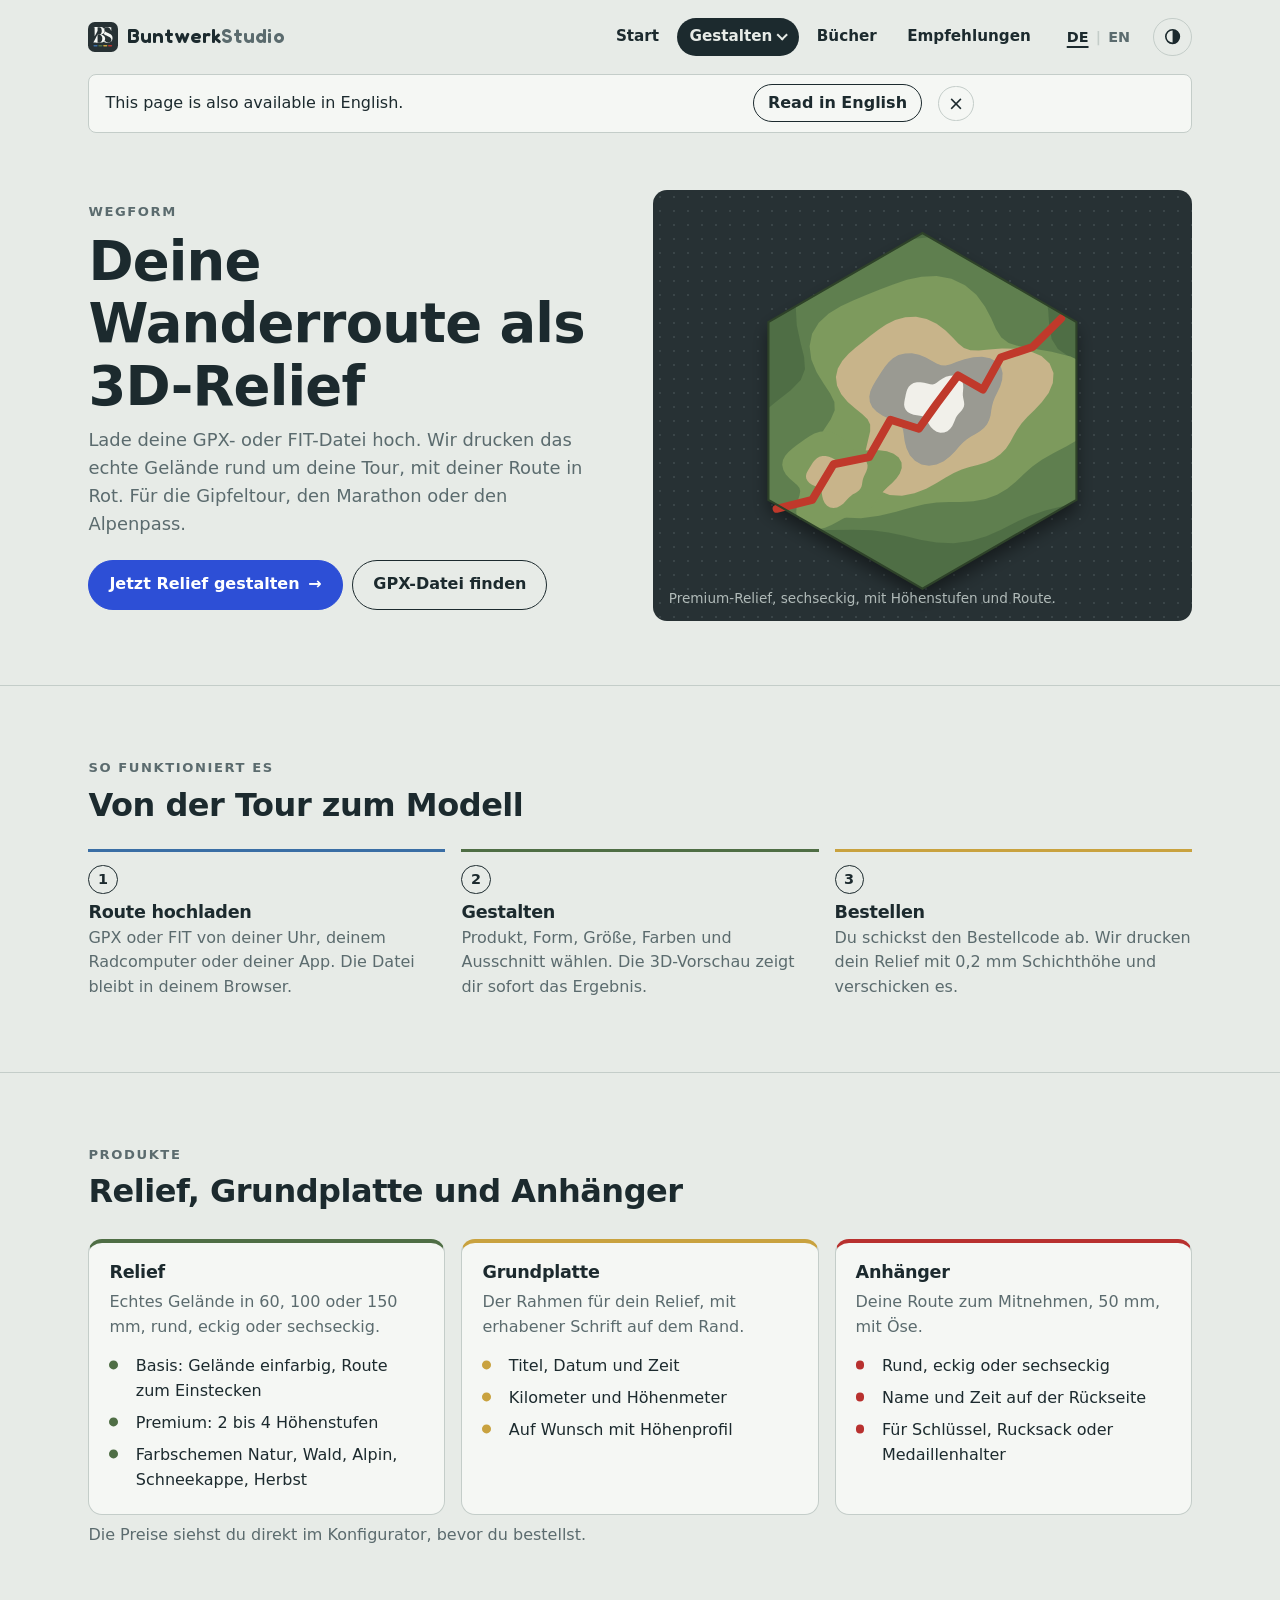
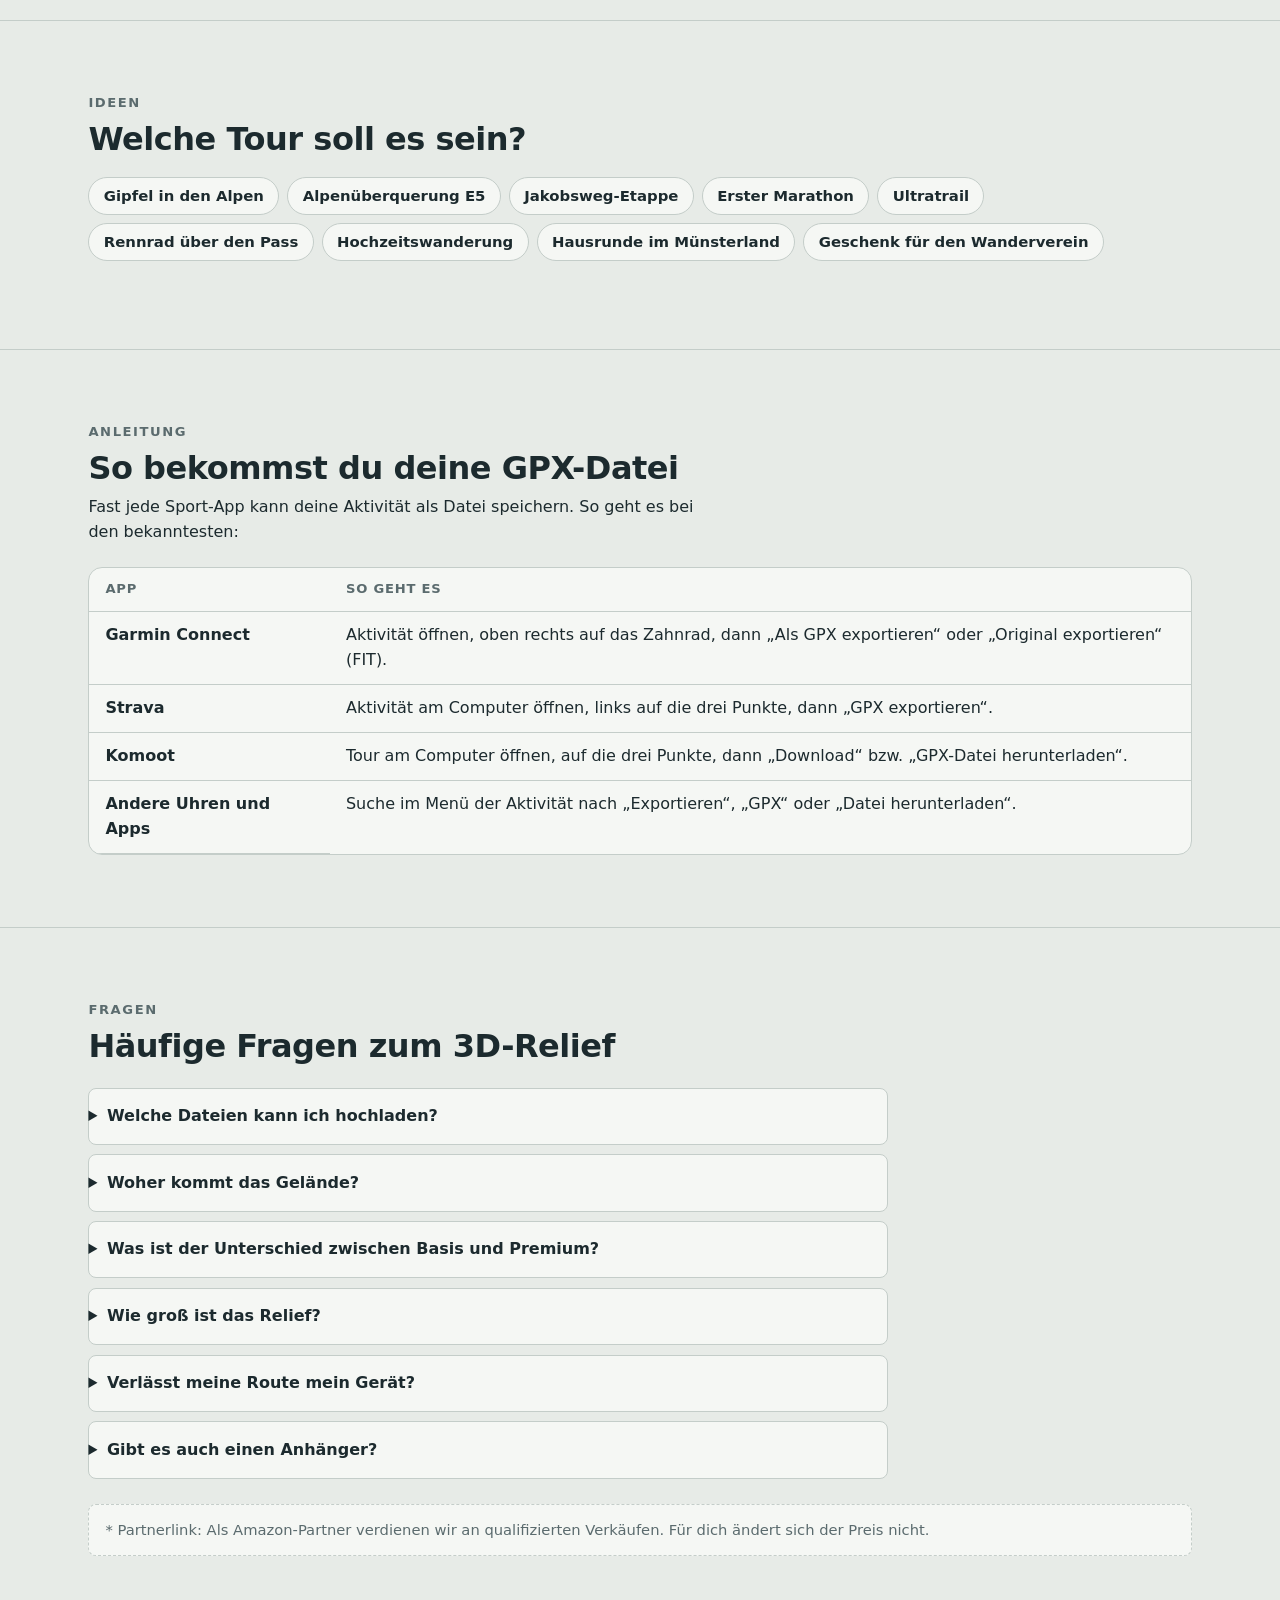
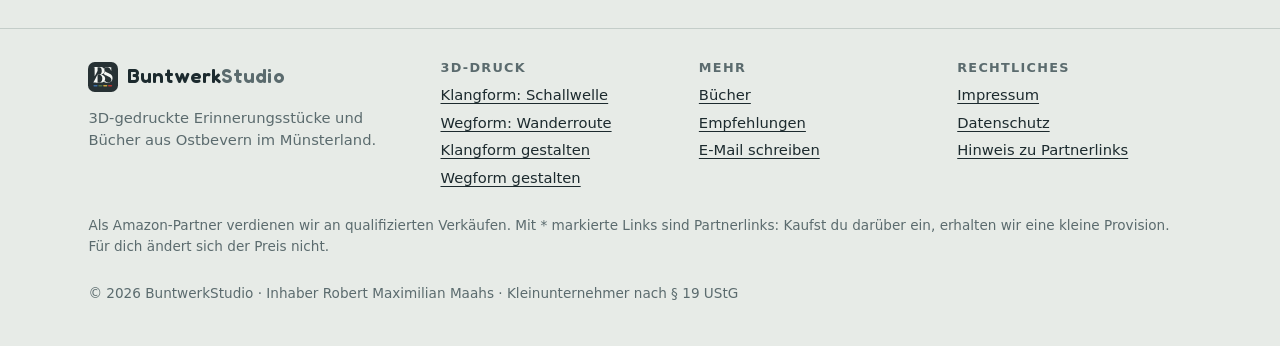
<file: wanderroute-3d-relief.html>
<!doctype html>
<html lang="de">
<head>
  <meta charset="utf-8">
  <meta name="viewport" content="width=device-width, initial-scale=1">
  <meta http-equiv="Content-Security-Policy" content="default-src 'self'; img-src 'self' data:; style-src 'self'; script-src 'self'; font-src 'self'; form-action 'none'; base-uri 'self'">
  <meta name="referrer" content="strict-origin-when-cross-origin">
  <title>Wanderroute als 3D-Relief – GPX in 3D drucken | Wegform</title>
  <meta name="description" content="Deine Wanderung, Radtour oder dein Marathon als 3D-gedrucktes Relief mit echtem Gelände. GPX oder FIT hochladen, gestalten, bestellen. Mit Grundplatte und Höhenprofil.">
  <meta name="robots" content="index, follow, max-image-preview:large">
  <link rel="canonical" href="https://buntwerkstudio.de/wanderroute-3d-relief.html">
  <link rel="alternate" hreflang="de" href="https://buntwerkstudio.de/wanderroute-3d-relief.html">
  <link rel="alternate" hreflang="en" href="https://buntwerkstudio.de/en/hiking-route-3d-relief.html">
  <link rel="alternate" hreflang="x-default" href="https://buntwerkstudio.de/wanderroute-3d-relief.html">
  <meta property="og:type" content="website">
  <meta property="og:locale" content="de_DE">
  <meta property="og:site_name" content="BuntwerkStudio">
  <meta property="og:title" content="Wanderroute als 3D-Relief – GPX in 3D drucken | Wegform">
  <meta property="og:description" content="Deine Wanderung, Radtour oder dein Marathon als 3D-gedrucktes Relief mit echtem Gelände. GPX oder FIT hochladen, gestalten, bestellen. Mit Grundplatte und Höhenprofil.">
  <meta property="og:url" content="https://buntwerkstudio.de/wanderroute-3d-relief.html">
  <meta property="og:image" content="https://buntwerkstudio.de/img/vorschau.png">
  <meta property="og:image:width" content="1200">
  <meta property="og:image:height" content="630">
  <meta name="twitter:card" content="summary_large_image">
  <meta name="theme-color" content="#273134">
  <link rel="icon" href="/img/logo.svg">
  <link rel="preload" href="fonts/fredoka-600.woff" as="font" type="font/woff" crossorigin>
  <script src="js/thema.js"></script>
  <link rel="stylesheet" href="css/style.css">
  <script type="application/ld+json">{"@context":"https://schema.org","@type":"BreadcrumbList","itemListElement":[{"@type":"ListItem","position":1,"name":"Start","item":"https://buntwerkstudio.de/"},{"@type":"ListItem","position":2,"name":"Wegform","item":"https://buntwerkstudio.de/wanderroute-3d-relief.html"}]}</script><script type="application/ld+json">{"@context":"https://schema.org","@type":"FAQPage","mainEntity":[{"@type":"Question","name":"Welche Dateien kann ich hochladen?","acceptedAnswer":{"@type":"Answer","text":"GPX- und FIT-Dateien. Die bekommst du aus Garmin Connect, Strava, Komoot, Wahoo, Suunto, Polar und den meisten anderen Apps für Uhren und Fahrradcomputer."}},{"@type":"Question","name":"Woher kommt das Gelände?","acceptedAnswer":{"@type":"Answer","text":"Aus weltweiten Höhendaten (AWS Terrain Tiles). Dein Relief zeigt Berge und Täler rund um deine Route, nicht nur die Linie."}},{"@type":"Question","name":"Was ist der Unterschied zwischen Basis und Premium?","acceptedAnswer":{"@type":"Answer","text":"Basis: Gelände in einer Farbe, die Route als eigenes rotes Teil zum Einstecken. Premium: Gelände in 2 bis 4 Höhenstufen von Grün bis Weiß, wahlweise als Schneekappe, Herbst oder Wald."}},{"@type":"Question","name":"Wie groß ist das Relief?","acceptedAnswer":{"@type":"Answer","text":"Rund, eckig oder sechseckig mit 60, 100 oder 150 mm. Dazu gibt es eine Grundplatte mit Titel, Datum, Zeit, Kilometern, Höhenmetern und auf Wunsch dem Höhenprofil."}},{"@type":"Question","name":"Verlässt meine Route mein Gerät?","acceptedAnswer":{"@type":"Answer","text":"Deine Datei bleibt in deinem Browser. In die Bestellung kommt nur eine vereinfachte Route im Bestellcode, damit wir das Modell drucken können."}},{"@type":"Question","name":"Gibt es auch einen Anhänger?","acceptedAnswer":{"@type":"Answer","text":"Ja. Der Anhänger (50 mm) zeigt deine Route, hat oben eine Öse und auf der Rückseite Name und Zeit."}}]}</script>
</head>
<body>
<header class="huelle kopfzeile"><a class="wortmarke" href="./" aria-label="BuntwerkStudio – Startseite"><svg viewBox="0 0 320 320" aria-hidden="true"><rect width="320" height="320" rx="72" fill="#273134"/><path transform="translate(58 52) scale(.388)" fill="#f5f7f4" d="M369.5 1.1C341.8 5.3 320 16.7 300.1 37.3C295.1 42.5 295.2 43.6 300.6 49.3L304.1 53L308.9 45.8C311.5 41.8 317.3 35.1 321.7 30.9C339.4 14 360.9 7 386.1 9.8C398.3 11.1 406.1 13.4 417.4 19.1C443.4 32 467.1 60.8 481.6 96.9C485.3 106.2 486.1 107.5 488.4 107.8C489.9 108 491.2 107.6 491.5 106.8C491.8 106.1 491.6 83.3 491.2 56.2L490.5 6.9L484.5 12C480.8 15.2 478 16.8 477 16.4C467.3 12.6 440.9 5.4 426.5 2.8C414 0.5 379.7 -0.5 369.5 1.1ZM79.8 3.8C1.2 4 0 4 0 6C0 7.8 0.8 8 16.2 8.2L32.5 8.5L32.8 133.4C32.9 202.2 33.4 258.8 33.8 259.2C34.2 259.6 39.9 249.5 46.5 236.7C67.6 195.4 89.6 152.9 105.1 123.9L114 107.2L114 57.6L114 8L132.8 8C161.5 8 175.9 11.2 189.9 20.4C212.5 35.5 225.1 60.6 228.2 97.2C232 143 217.9 183.3 192 200.5C177.8 209.9 163 213 131.6 213C117.3 213 112 213.3 111.2 214.2C110.2 215.4 107.6 220.5 87 260.5C81.9 270.4 75.6 282.6 73 287.5C62.4 307.7 0 431.9 0 432.8C0 434.4 88 435.2 152.5 434.1C211.4 433.1 212.7 433.1 225 430.5C254.2 424.4 273.5 415.4 290.5 399.8C302.5 388.8 310.3 376.6 315.8 360.4C320.7 346.1 321.4 340.9 321.4 322.5C321.4 307.9 321.1 304.2 319.1 296.5C307.4 251.9 269.7 222.7 215.5 216.4C198.2 214.4 194.9 213.7 200.5 213.3C214.9 212.2 237.5 205.4 252.4 197.7C287.8 179.6 306 148.4 306 105.9C306 90.2 304.1 79.3 299.2 67.3C285.2 33 254.7 11.6 211.5 6C193 3.6 180.8 3.4 79.8 3.8ZM172 219.4C203 227.6 221.3 242.9 233.3 270.9C240.4 287.2 243 301.3 243 323C243 346.6 239.6 363.6 231.4 380.9C221.1 402.8 206.7 416.6 186 424.3C174.4 428.6 162.6 430 137.1 430L114 430L114 324.2C114 266 114.3 218 114.8 217.6C115.2 217.2 126.8 217 140.5 217.2C159.8 217.6 167 218.1 172 219.4ZM315.5 122C313.4 143.4 303.2 166.5 288.4 182.9C286 185.6 284 188.4 284 189.2C284 192.9 298.7 206.3 314.1 216.6C322 221.8 340.8 231.6 356.5 238.7C360.4 240.4 366.5 243.2 370.3 244.9C374 246.6 385.9 251.8 396.8 256.6C437.1 274.4 454.8 284.6 468.5 298.4C485.6 315.5 493.3 332.1 493.4 352C493.6 386.1 470 413.6 431.5 424.2C426.5 425.6 419.8 426.2 408 426.6C393.5 427.1 390.4 426.9 382 425C357.2 419.4 333.6 404 320.9 384.9L316.5 378.3L310 389.3C306 396.1 300.7 403.4 296.2 408.2L288.8 416L291.7 417.1C299.3 420.1 319.6 426.3 329 428.5C347.4 432.8 355.2 433.9 373.4 435.2C418 438.1 450.4 430.3 476.9 410.1C508.8 385.7 525.2 349.1 525.2 302.5C525.1 271.9 517.8 249.8 500.6 228.3C485.6 209.7 464.4 195.7 430 181.7C425.3 179.8 414.1 175.2 405 171.6C383.3 162.8 356.7 149.6 345.5 142.2C336.3 136.1 324.8 125.6 319.3 118.5L316.2 114.6L315.5 122Z"/><rect x="58" y="246" width="44" height="14" rx="7" fill="#3a6ea5"/><rect x="110" y="246" width="44" height="14" rx="7" fill="#4f6e45"/><rect x="162" y="246" width="44" height="14" rx="7" fill="#c9a23f"/><rect x="214" y="246" width="44" height="14" rx="7" fill="#b8312f"/></svg><span>Buntwerk<b>Studio</b></span></a><nav class="menue" aria-label="Hauptmenü"><a href="./">Start</a><details class="untermenue"><summary class="aktiv" aria-expanded="false">Gestalten</summary><ul><li><a href="schallwelle-anhaenger.html">Klangform</a></li><li><a href="wanderroute-3d-relief.html" aria-current="page">Wegform</a></li></ul></details><a href="buecher.html">Bücher</a><a href="empfehlungen.html">Empfehlungen</a></nav><nav class="sprache" aria-label="Sprache / Language"><a href="wanderroute-3d-relief.html" lang="de" hreflang="de" data-sprache="de" title="Deutsch" aria-current="true">DE</a><span aria-hidden="true">|</span><a href="en/hiking-route-3d-relief.html" lang="en" hreflang="en" data-sprache="en" title="English">EN</a></nav></header>
<main>
<section class="huelle held">
  <div>
    <p class="marke">Wegform</p>
    <h1>Deine Wanderroute als 3D-Relief</h1>
    <p class="einleitung">Lade deine GPX- oder FIT-Datei hoch. Wir drucken das echte Gelände rund um deine Tour, mit deiner Route in Rot. Für die Gipfeltour, den Marathon oder den Alpenpass.</p>
    <div class="knoepfe">
      <a class="haupt" href="https://tracks-and-trails.netlify.app/" rel="noopener">Jetzt Relief gestalten <span class="pfeil" aria-hidden="true">→</span></a>
      <a class="zweit" href="#gpx">GPX-Datei finden</a>
    </div>
  </div>
  <div class="bett"><svg viewBox="0 0 500 400" role="img" xmlns="http://www.w3.org/2000/svg"><title>Relief einer Wanderroute in Höhenstufen mit roter Route</title><defs><filter id="schatten" x="-20%" y="-20%" width="140%" height="150%"><feDropShadow dx="0" dy="9" stdDeviation="8" flood-color="#000" flood-opacity=".45"/></filter></defs><clipPath id="sechs"><polygon points="392.9,287.5 250.0,370.0 107.1,287.5 107.1,122.5 250.0,40.0 392.9,122.5"/></clipPath><polygon points="392.9,287.5 250.0,370.0 107.1,287.5 107.1,122.5 250.0,40.0 392.9,122.5" fill="#4f6e45" filter="url(#schatten)"/><g clip-path="url(#sechs)"><polygon points="460.4,196.8 472.6,213.7 477.0,231.6 472.6,248.8 460.3,263.7 442.4,275.3 421.5,283.5 400.3,289.0 380.8,293.2 363.9,297.4 349.3,302.4 336.1,308.5 323.0,315.2 309.3,321.3 294.5,325.8 278.9,327.8 263.2,327.2 247.9,324.5 233.1,320.9 218.5,317.7 203.1,315.7 186.0,315.2 166.4,315.5 144.6,315.3 121.7,312.8 99.8,306.7 81.8,296.1 70.1,281.4 66.3,263.6 70.8,244.6 82.1,226.3 97.6,210.1 113.9,196.8 127.8,185.8 137.1,176.2 141.0,166.4 140.2,155.0 136.8,141.3 133.4,125.6 132.5,108.8 135.8,92.3 144.1,77.7 156.8,66.2 172.7,57.9 190.4,52.7 208.7,49.4 226.9,47.1 245.0,45.1 263.2,43.1 281.8,41.8 300.7,42.3 319.0,45.8 335.7,53.2 349.3,64.6 358.9,79.3 364.4,95.6 366.7,111.9 367.7,126.4 369.9,138.3 375.7,147.5 386.5,154.9 402.4,162.1 421.9,170.9 442.4,182.3" fill="#5f7f4f"/><polygon points="424.8,196.8 419.6,209.4 409.8,220.7 397.1,230.1 383.8,237.7 371.4,244.2 360.8,250.2 352.0,256.5 344.4,263.3 336.9,270.4 328.7,277.1 319.3,282.7 308.6,286.7 297.3,288.8 285.7,289.5 274.4,289.6 263.2,290.0 251.8,291.6 239.5,294.5 225.6,298.5 209.9,302.3 192.9,304.5 175.9,303.9 160.5,299.3 148.7,290.7 141.7,278.5 140.2,264.1 143.7,249.1 150.5,235.0 158.4,222.8 165.0,212.8 168.6,204.4 168.3,196.8 164.4,188.8 158.3,179.6 151.8,169.0 146.9,157.2 145.3,145.1 147.6,133.4 153.8,123.2 163.1,114.7 174.2,107.9 186.2,102.3 198.4,97.3 210.5,92.4 222.8,87.6 235.7,83.3 249.2,80.4 263.2,79.8 276.9,82.4 289.5,88.3 300.0,97.3 308.0,108.0 313.8,119.1 318.3,129.1 323.2,136.8 330.0,142.0 339.9,145.1 353.4,147.3 369.8,150.0 387.4,154.6 403.7,161.8 416.5,171.7 423.8,183.8" fill="#7d9a5d"/><polygon points="360.9,196.8 354.0,204.1 347.5,210.5 342.1,216.4 338.0,222.2 334.6,228.1 331.4,234.1 327.4,240.0 322.3,245.2 316.1,249.6 308.9,252.8 301.2,255.1 293.7,257.1 286.4,259.3 279.1,262.5 271.6,266.7 263.2,271.9 253.5,277.1 242.6,281.5 231.0,283.8 219.6,283.1 209.6,279.0 202.1,271.8 197.7,262.2 196.4,251.5 197.5,240.9 199.7,231.5 201.5,223.8 201.5,217.7 199.1,212.7 194.3,208.0 187.7,202.8 180.7,196.8 174.7,189.6 170.8,181.7 169.7,173.5 171.5,165.6 175.7,158.4 181.5,152.0 188.1,146.2 194.9,140.8 201.7,135.3 208.8,129.9 216.3,124.8 224.7,120.6 234.1,118.0 244.0,117.6 253.9,119.7 263.2,124.1 271.2,130.1 277.8,136.6 283.3,142.4 288.5,146.6 294.5,148.7 302.2,148.9 312.0,148.0 323.8,147.0 336.8,147.2 349.5,149.4 360.4,154.1 368.0,161.1 371.6,169.8 371.0,179.2 367.1,188.4" fill="#c8b48a"/><polygon points="315.6,196.8 314.5,200.9 313.8,205.0 313.2,209.2 312.0,213.3 310.0,217.3 307.1,220.8 303.4,223.8 299.3,226.3 295.1,228.7 291.3,231.2 287.7,234.3 284.1,238.1 280.2,242.6 275.5,247.4 269.8,251.7 263.2,254.7 256.1,255.9 249.1,254.8 243.0,251.3 238.3,246.1 235.2,239.7 233.5,233.2 232.7,227.2 232.0,222.4 230.5,218.8 227.7,216.2 223.6,214.1 218.4,212.0 212.8,209.3 207.6,205.8 203.5,201.6 201.2,196.8 200.7,191.7 201.7,186.7 203.8,182.0 206.4,177.5 209.2,173.1 212.0,168.7 215.0,164.3 218.4,160.0 222.6,156.2 227.7,153.2 233.8,151.6 240.3,151.5 247.0,152.9 253.2,155.4 258.6,158.4 263.2,161.0 267.3,162.6 271.4,162.8 276.2,161.6 282.0,159.4 289.1,157.0 297.1,155.2 305.3,154.7 312.8,156.1 318.9,159.3 322.8,164.1 324.4,169.9 324.0,176.1 322.2,182.1 319.7,187.5 317.3,192.4" fill="#9a9a92"/><polygon points="288.6,196.8 288.8,198.8 288.5,200.9 287.6,202.8 286.4,204.6 284.9,206.3 283.4,207.8 282.1,209.5 281.0,211.4 280.1,213.6 279.0,216.2 277.7,219.0 275.8,221.6 273.2,223.8 270.1,225.1 266.6,225.3 263.2,224.3 260.1,222.3 257.6,219.7 255.8,216.9 254.4,214.3 253.1,212.2 251.8,210.8 250.0,209.9 247.7,209.5 244.9,209.1 241.8,208.5 238.8,207.4 236.3,205.9 234.5,203.9 233.4,201.6 233.0,199.2 233.2,196.8 233.6,194.4 234.1,192.0 234.6,189.6 235.2,187.2 236.0,184.8 237.3,182.6 239.2,180.6 241.8,179.2 244.9,178.5 248.2,178.4 251.5,178.9 254.5,179.6 257.1,180.3 259.3,180.5 261.2,180.0 263.2,178.8 265.6,177.1 268.4,175.1 271.8,173.4 275.6,172.3 279.3,172.1 282.6,173.0 285.2,174.8 286.9,177.3 287.7,180.3 287.9,183.2 287.7,186.0 287.5,188.5 287.5,190.7 287.8,192.7 288.2,194.7" fill="#f1f0ea"/><polygon points="225.8,267.7 221.9,271.8 218.0,275.4 214.7,278.6 212.0,281.7 210.0,284.9 208.1,288.1 205.9,291.3 203.2,294.3 199.9,296.8 196.0,298.7 191.8,300.0 187.6,301.0 183.5,302.0 179.5,303.4 175.3,305.4 170.8,308.0 165.6,310.8 159.7,313.3 153.4,314.8 147.0,314.9 141.2,313.1 136.7,309.5 133.9,304.6 132.9,298.8 133.4,292.9 134.7,287.5 136.0,283.0 136.6,279.3 135.9,276.4 133.7,273.7 130.5,271.0 126.8,267.7 123.3,263.9 120.9,259.6 119.9,255.0 120.6,250.6 122.7,246.6 125.7,243.0 129.4,239.8 133.2,236.9 137.1,234.0 141.0,231.2 145.2,228.4 149.7,226.0 154.8,224.3 160.2,223.8 165.6,224.6 170.8,226.8 175.3,230.0 179.1,233.6 182.1,237.1 184.9,239.9 187.9,241.5 191.7,242.0 196.7,241.8 202.9,241.4 209.9,241.4 217.0,242.4 223.3,244.7 228.0,248.3 230.6,252.8 230.8,257.9 229.0,263.0" fill="#7d9a5d"/><polygon points="195.0,267.7 194.5,269.6 194.2,271.5 193.9,273.4 193.4,275.4 192.4,277.2 191.1,278.8 189.3,280.2 187.5,281.4 185.5,282.4 183.8,283.6 182.1,285.0 180.5,286.8 178.6,288.9 176.5,291.1 173.8,293.1 170.8,294.5 167.5,295.0 164.3,294.5 161.5,292.9 159.3,290.5 157.9,287.5 157.1,284.5 156.7,281.8 156.4,279.5 155.7,277.9 154.4,276.7 152.5,275.7 150.1,274.7 147.5,273.5 145.1,271.9 143.3,269.9 142.2,267.7 141.9,265.4 142.4,263.1 143.4,260.9 144.6,258.8 145.9,256.8 147.2,254.7 148.5,252.7 150.1,250.7 152.1,249.0 154.4,247.6 157.2,246.8 160.2,246.8 163.3,247.5 166.2,248.6 168.7,250.0 170.8,251.2 172.7,251.9 174.6,252.0 176.8,251.5 179.5,250.5 182.8,249.4 186.4,248.5 190.2,248.3 193.7,248.9 196.5,250.4 198.3,252.6 199.1,255.3 198.9,258.2 198.0,260.9 196.9,263.4 195.8,265.7" fill="#c8b48a"/></g><path d="M114.7,295.8 L147.7,287.5 L167.5,254.5 L200.5,247.9 L220.3,213.2 L246.7,221.5 L263.2,198.4 L283.0,172.0 L306.1,185.2 L322.6,155.5 L352.3,145.6 L378.7,119.2" fill="none" stroke="#c0392b" stroke-width="7.4" stroke-linecap="round" stroke-linejoin="round"/><polygon points="392.9,287.5 250.0,370.0 107.1,287.5 107.1,122.5 250.0,40.0 392.9,122.5" fill="none" stroke="#2e4229" stroke-width="2"/></svg><p class="unterschrift">Premium-Relief, sechseckig, mit Höhenstufen und Route.</p></div>
</section>

<section class="abschnitt"><div class="huelle">
  <div class="kopf-abschnitt"><p class="marke">So funktioniert es</p><h2>Von der Tour zum Modell</h2></div>
  <ol class="ablauf">
    <li><h3>Route hochladen</h3><p>GPX oder FIT von deiner Uhr, deinem Radcomputer oder deiner App. Die Datei bleibt in deinem Browser.</p></li>
    <li><h3>Gestalten</h3><p>Produkt, Form, Größe, Farben und Ausschnitt wählen. Die 3D-Vorschau zeigt dir sofort das Ergebnis.</p></li>
    <li><h3>Bestellen</h3><p>Du schickst den Bestellcode ab. Wir drucken dein Relief mit 0,2 mm Schichthöhe und verschicken es.</p></li>
  </ol>
</div></section>

<section class="abschnitt"><div class="huelle">
  <div class="kopf-abschnitt"><p class="marke">Produkte</p><h2>Relief, Grundplatte und Anhänger</h2></div>
  <div class="karten drei">
    <article class="karte karte-oben gruen"><div class="karte-text"><h3>Relief</h3>
      <p>Echtes Gelände in 60, 100 oder 150 mm, rund, eckig oder sechseckig.</p>
      <ul class="liste"><li>Basis: Gelände einfarbig, Route zum Einstecken</li><li>Premium: 2 bis 4 Höhenstufen</li><li>Farbschemen Natur, Wald, Alpin, Schneekappe, Herbst</li></ul></div></article>
    <article class="karte karte-oben gold"><div class="karte-text"><h3>Grundplatte</h3>
      <p>Der Rahmen für dein Relief, mit erhabener Schrift auf dem Rand.</p>
      <ul class="liste"><li>Titel, Datum und Zeit</li><li>Kilometer und Höhenmeter</li><li>Auf Wunsch mit Höhenprofil</li></ul></div></article>
    <article class="karte karte-oben rot"><div class="karte-text"><h3>Anhänger</h3>
      <p>Deine Route zum Mitnehmen, 50 mm, mit Öse.</p>
      <ul class="liste"><li>Rund, eckig oder sechseckig</li><li>Name und Zeit auf der Rückseite</li><li>Für Schlüssel, Rucksack oder Medaillenhalter</li></ul></div></article>
  </div>
  <p class="leise">Die Preise siehst du direkt im Konfigurator, bevor du bestellst.</p>
</div></section>

<section class="abschnitt"><div class="huelle">
  <div class="kopf-abschnitt"><p class="marke">Ideen</p><h2>Welche Tour soll es sein?</h2></div>
  <ul class="chips">
    <li>Gipfel in den Alpen</li><li>Alpenüberquerung E5</li><li>Jakobsweg-Etappe</li><li>Erster Marathon</li>
    <li>Ultratrail</li><li>Rennrad über den Pass</li><li>Hochzeitswanderung</li><li>Hausrunde im Münsterland</li>
    <li>Geschenk für den Wanderverein</li>
  </ul>
</div></section>

<section class="abschnitt" id="gpx"><div class="huelle">
  <div class="kopf-abschnitt"><p class="marke">Anleitung</p><h2>So bekommst du deine GPX-Datei</h2>
    <p>Fast jede Sport-App kann deine Aktivität als Datei speichern. So geht es bei den bekanntesten:</p></div>
  <div class="tabelle-huelle"><table>
    <thead><tr><th scope="col">App</th><th scope="col">So geht es</th></tr></thead>
    <tbody><tr><th scope="row">Garmin Connect</th><td>Aktivität öffnen, oben rechts auf das Zahnrad, dann „Als GPX exportieren“ oder „Original exportieren“ (FIT).</td></tr><tr><th scope="row">Strava</th><td>Aktivität am Computer öffnen, links auf die drei Punkte, dann „GPX exportieren“.</td></tr><tr><th scope="row">Komoot</th><td>Tour am Computer öffnen, auf die drei Punkte, dann „Download“ bzw. „GPX-Datei herunterladen“.</td></tr><tr><th scope="row">Andere Uhren und Apps</th><td>Suche im Menü der Aktivität nach „Exportieren“, „GPX“ oder „Datei herunterladen“.</td></tr></tbody>
  </table></div>
</div></section>

<section class="abschnitt"><div class="huelle">
  <div class="kopf-abschnitt"><p class="marke">Fragen</p><h2>Häufige Fragen zum 3D-Relief</h2></div>
  <div class="fragen"><details><summary>Welche Dateien kann ich hochladen?</summary><p>GPX- und FIT-Dateien. Die bekommst du aus Garmin Connect, Strava, Komoot, Wahoo, Suunto, Polar und den meisten anderen Apps für Uhren und Fahrradcomputer.</p></details><details><summary>Woher kommt das Gelände?</summary><p>Aus weltweiten Höhendaten (AWS Terrain Tiles). Dein Relief zeigt Berge und Täler rund um deine Route, nicht nur die Linie.</p></details><details><summary>Was ist der Unterschied zwischen Basis und Premium?</summary><p>Basis: Gelände in einer Farbe, die Route als eigenes rotes Teil zum Einstecken. Premium: Gelände in 2 bis 4 Höhenstufen von Grün bis Weiß, wahlweise als Schneekappe, Herbst oder Wald.</p></details><details><summary>Wie groß ist das Relief?</summary><p>Rund, eckig oder sechseckig mit 60, 100 oder 150 mm. Dazu gibt es eine Grundplatte mit Titel, Datum, Zeit, Kilometern, Höhenmetern und auf Wunsch dem Höhenprofil.</p></details><details><summary>Verlässt meine Route mein Gerät?</summary><p>Deine Datei bleibt in deinem Browser. In die Bestellung kommt nur eine vereinfachte Route im Bestellcode, damit wir das Modell drucken können.</p></details><details><summary>Gibt es auch einen Anhänger?</summary><p>Ja. Der Anhänger (50 mm) zeigt deine Route, hat oben eine Öse und auf der Rückseite Name und Zeit.</p></details></div>
  <p class="partner-hinweis">* Partnerlink: Als Amazon-Partner verdienen wir an qualifizierten Verkäufen. Für dich ändert sich der Preis nicht.</p>
</div></section>
</main>
<footer class="fuss"><div class="huelle">
  <div class="fuss-raster">
    <div><a class="wortmarke" href="./"><svg viewBox="0 0 320 320" aria-hidden="true"><rect width="320" height="320" rx="72" fill="#273134"/><path transform="translate(58 52) scale(.388)" fill="#f5f7f4" d="M369.5 1.1C341.8 5.3 320 16.7 300.1 37.3C295.1 42.5 295.2 43.6 300.6 49.3L304.1 53L308.9 45.8C311.5 41.8 317.3 35.1 321.7 30.9C339.4 14 360.9 7 386.1 9.8C398.3 11.1 406.1 13.4 417.4 19.1C443.4 32 467.1 60.8 481.6 96.9C485.3 106.2 486.1 107.5 488.4 107.8C489.9 108 491.2 107.6 491.5 106.8C491.8 106.1 491.6 83.3 491.2 56.2L490.5 6.9L484.5 12C480.8 15.2 478 16.8 477 16.4C467.3 12.6 440.9 5.4 426.5 2.8C414 0.5 379.7 -0.5 369.5 1.1ZM79.8 3.8C1.2 4 0 4 0 6C0 7.8 0.8 8 16.2 8.2L32.5 8.5L32.8 133.4C32.9 202.2 33.4 258.8 33.8 259.2C34.2 259.6 39.9 249.5 46.5 236.7C67.6 195.4 89.6 152.9 105.1 123.9L114 107.2L114 57.6L114 8L132.8 8C161.5 8 175.9 11.2 189.9 20.4C212.5 35.5 225.1 60.6 228.2 97.2C232 143 217.9 183.3 192 200.5C177.8 209.9 163 213 131.6 213C117.3 213 112 213.3 111.2 214.2C110.2 215.4 107.6 220.5 87 260.5C81.9 270.4 75.6 282.6 73 287.5C62.4 307.7 0 431.9 0 432.8C0 434.4 88 435.2 152.5 434.1C211.4 433.1 212.7 433.1 225 430.5C254.2 424.4 273.5 415.4 290.5 399.8C302.5 388.8 310.3 376.6 315.8 360.4C320.7 346.1 321.4 340.9 321.4 322.5C321.4 307.9 321.1 304.2 319.1 296.5C307.4 251.9 269.7 222.7 215.5 216.4C198.2 214.4 194.9 213.7 200.5 213.3C214.9 212.2 237.5 205.4 252.4 197.7C287.8 179.6 306 148.4 306 105.9C306 90.2 304.1 79.3 299.2 67.3C285.2 33 254.7 11.6 211.5 6C193 3.6 180.8 3.4 79.8 3.8ZM172 219.4C203 227.6 221.3 242.9 233.3 270.9C240.4 287.2 243 301.3 243 323C243 346.6 239.6 363.6 231.4 380.9C221.1 402.8 206.7 416.6 186 424.3C174.4 428.6 162.6 430 137.1 430L114 430L114 324.2C114 266 114.3 218 114.8 217.6C115.2 217.2 126.8 217 140.5 217.2C159.8 217.6 167 218.1 172 219.4ZM315.5 122C313.4 143.4 303.2 166.5 288.4 182.9C286 185.6 284 188.4 284 189.2C284 192.9 298.7 206.3 314.1 216.6C322 221.8 340.8 231.6 356.5 238.7C360.4 240.4 366.5 243.2 370.3 244.9C374 246.6 385.9 251.8 396.8 256.6C437.1 274.4 454.8 284.6 468.5 298.4C485.6 315.5 493.3 332.1 493.4 352C493.6 386.1 470 413.6 431.5 424.2C426.5 425.6 419.8 426.2 408 426.6C393.5 427.1 390.4 426.9 382 425C357.2 419.4 333.6 404 320.9 384.9L316.5 378.3L310 389.3C306 396.1 300.7 403.4 296.2 408.2L288.8 416L291.7 417.1C299.3 420.1 319.6 426.3 329 428.5C347.4 432.8 355.2 433.9 373.4 435.2C418 438.1 450.4 430.3 476.9 410.1C508.8 385.7 525.2 349.1 525.2 302.5C525.1 271.9 517.8 249.8 500.6 228.3C485.6 209.7 464.4 195.7 430 181.7C425.3 179.8 414.1 175.2 405 171.6C383.3 162.8 356.7 149.6 345.5 142.2C336.3 136.1 324.8 125.6 319.3 118.5L316.2 114.6L315.5 122Z"/><rect x="58" y="246" width="44" height="14" rx="7" fill="#3a6ea5"/><rect x="110" y="246" width="44" height="14" rx="7" fill="#4f6e45"/><rect x="162" y="246" width="44" height="14" rx="7" fill="#c9a23f"/><rect x="214" y="246" width="44" height="14" rx="7" fill="#b8312f"/></svg><span>Buntwerk<b>Studio</b></span></a>
      <p>3D-gedruckte Erinnerungsstücke und Bücher aus Ostbevern im Münsterland.</p></div>
    <div><h2>3D-Druck</h2><ul>
      <li><a href="schallwelle-anhaenger.html">Klangform: Schallwelle</a></li>
      <li><a href="wanderroute-3d-relief.html">Wegform: Wanderroute</a></li>
      <li><a href="https://klangform.netlify.app/" rel="noopener">Klangform gestalten</a></li>
      <li><a href="https://tracks-and-trails.netlify.app/" rel="noopener">Wegform gestalten</a></li></ul></div>
    <div><h2>Mehr</h2><ul>
      <li><a href="buecher.html">Bücher</a></li>
      <li><a href="empfehlungen.html">Empfehlungen</a></li>
      <li><a href="mailto:buntwerkstudio@gmail.com">E-Mail schreiben</a></li></ul></div>
    <div><h2>Rechtliches</h2><ul>
      <li><a href="impressum.html">Impressum</a></li>
      <li><a href="datenschutz.html">Datenschutz</a></li>
      <li><a href="datenschutz.html#partnerprogramm">Hinweis zu Partnerlinks</a></li></ul></div>
  </div>
  <p class="klein">Als Amazon-Partner verdienen wir an qualifizierten Verkäufen. Mit * markierte Links sind Partnerlinks: Kaufst du darüber ein, erhalten wir eine kleine Provision. Für dich ändert sich der Preis nicht.</p>
  <p class="klein">© 2026 BuntwerkStudio · Inhaber Robert Maximilian Maahs · Kleinunternehmer nach § 19 UStG</p>
</div></footer>
<script src="js/partner.js" defer></script>
<script src="js/sprache.js" defer></script>
<script src="js/menue.js" defer></script>
</body>
</html>
</file>
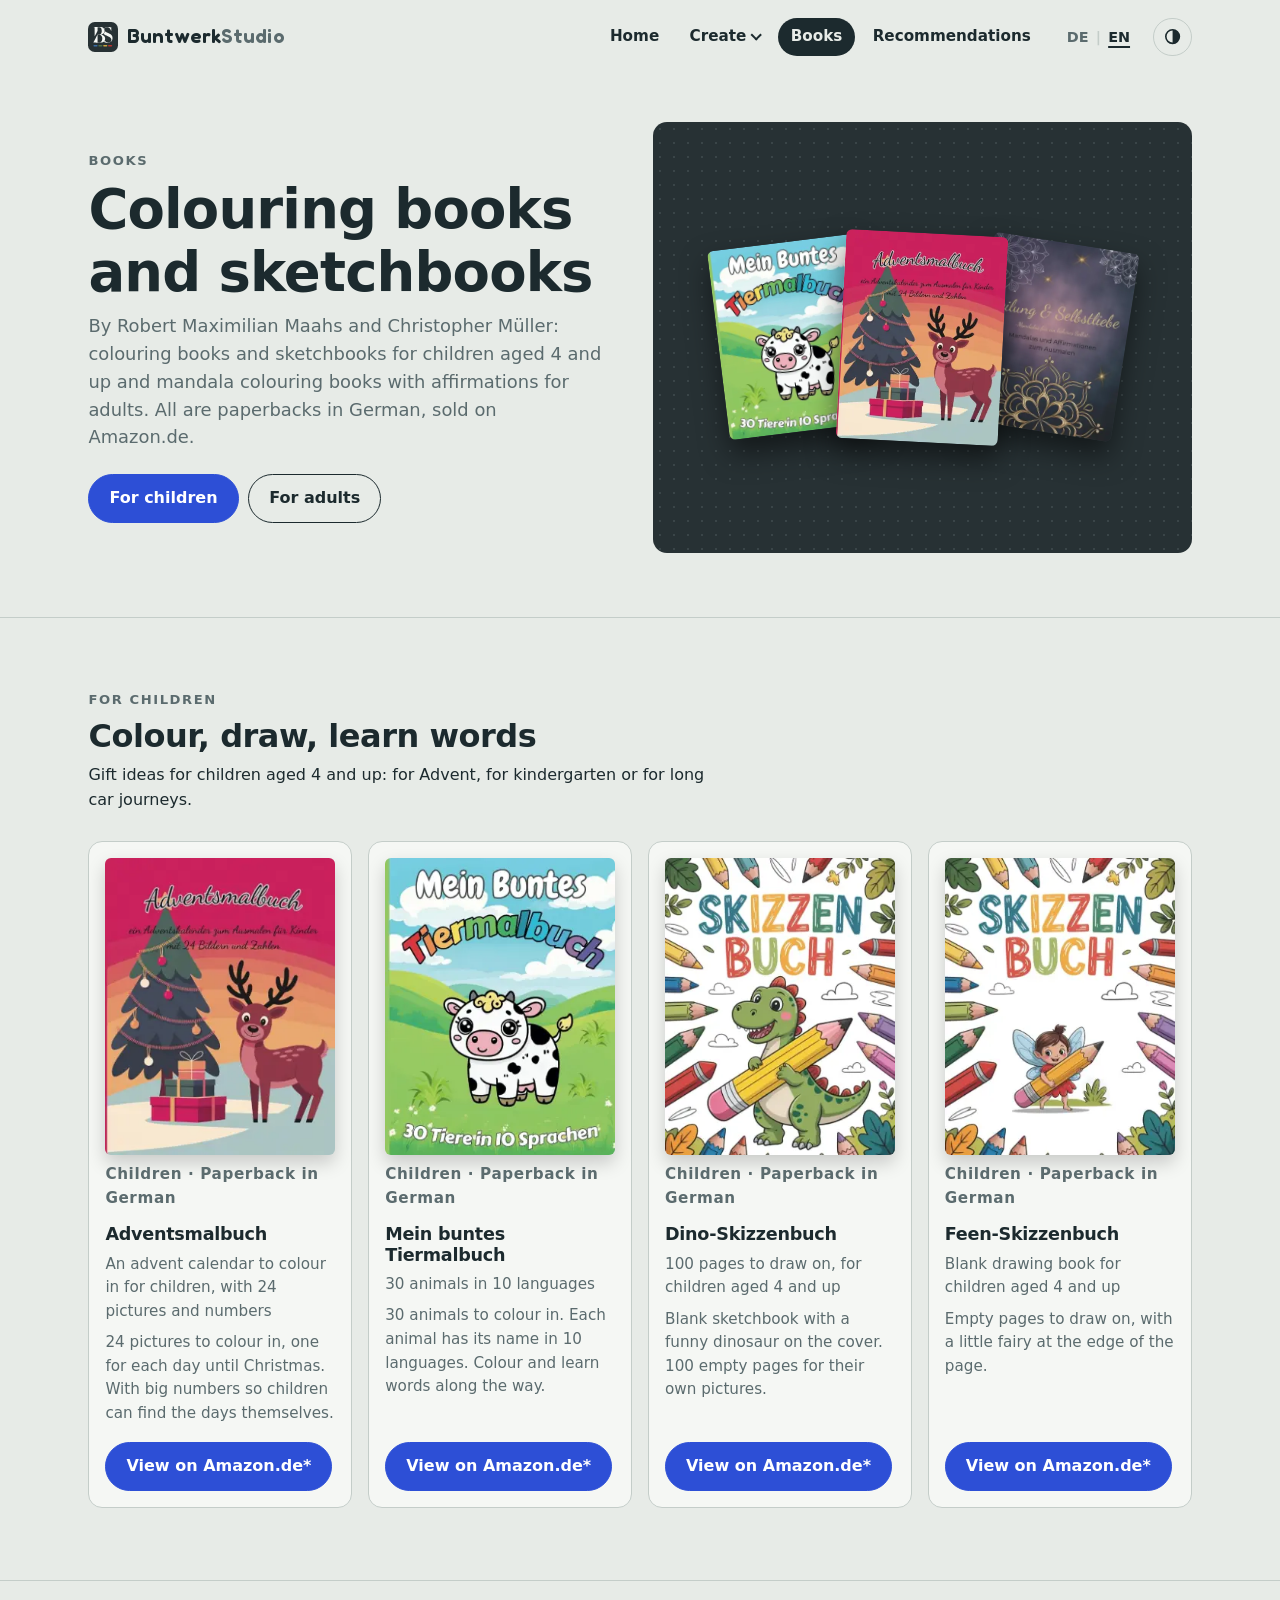
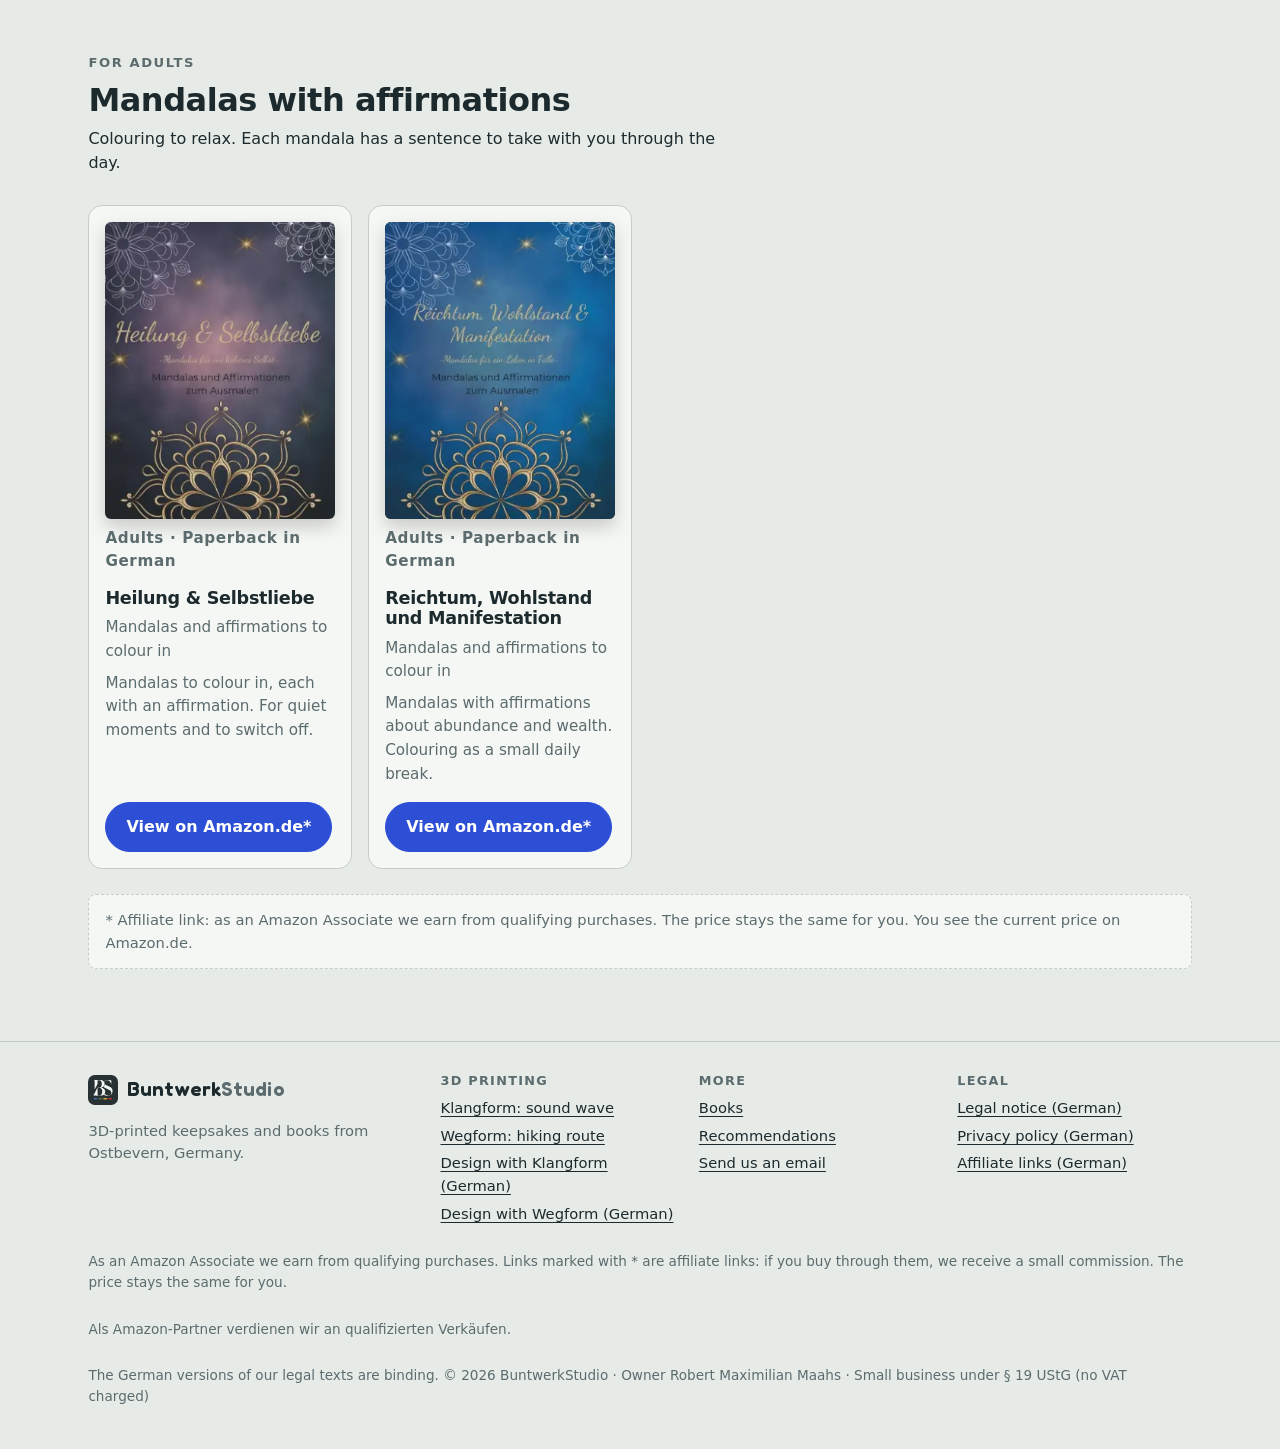
<file: en/books.html>
<!doctype html>
<html lang="en">
<head>
  <meta charset="utf-8">
  <meta name="viewport" content="width=device-width, initial-scale=1">
  <meta http-equiv="Content-Security-Policy" content="default-src 'self'; img-src 'self' data:; style-src 'self'; script-src 'self'; font-src 'self'; form-action 'none'; base-uri 'self'">
  <meta name="referrer" content="strict-origin-when-cross-origin">
  <title>Colouring books for children and mandala colouring books | BuntwerkStudio</title>
  <meta name="description" content="Colouring books and sketchbooks for children aged 4 and up and mandala colouring books with affirmations, in German. Paperbacks on Amazon.de.">
  <meta name="robots" content="index, follow, max-image-preview:large">
  <link rel="canonical" href="https://buntwerkstudio.de/en/books.html">
  <link rel="alternate" hreflang="de" href="https://buntwerkstudio.de/buecher.html">
  <link rel="alternate" hreflang="en" href="https://buntwerkstudio.de/en/books.html">
  <link rel="alternate" hreflang="x-default" href="https://buntwerkstudio.de/buecher.html">
  <meta property="og:type" content="website">
  <meta property="og:locale" content="en_GB">
  <meta property="og:site_name" content="BuntwerkStudio">
  <meta property="og:title" content="Colouring books for children and mandala colouring books | BuntwerkStudio">
  <meta property="og:description" content="Colouring books and sketchbooks for children aged 4 and up and mandala colouring books with affirmations, in German. Paperbacks on Amazon.de.">
  <meta property="og:url" content="https://buntwerkstudio.de/en/books.html">
  <meta property="og:image" content="https://buntwerkstudio.de/img/vorschau.png">
  <meta property="og:image:width" content="1200">
  <meta property="og:image:height" content="630">
  <meta name="twitter:card" content="summary_large_image">
  <meta name="theme-color" content="#273134">
  <link rel="icon" href="/img/logo.svg">
  <link rel="preload" href="../fonts/fredoka-600.woff" as="font" type="font/woff" crossorigin>
  <script src="../js/thema.js"></script>
  <link rel="stylesheet" href="../css/style.css">
  <script type="application/ld+json">{"@context":"https://schema.org","@type":"BreadcrumbList","itemListElement":[{"@type":"ListItem","position":1,"name":"Home","item":"https://buntwerkstudio.de/en/index.html"},{"@type":"ListItem","position":2,"name":"Books","item":"https://buntwerkstudio.de/en/books.html"}]}</script><script type="application/ld+json">{"@context":"https://schema.org","@type":"ItemList","name":"Books by BuntwerkStudio","itemListElement":[{"@type":"ListItem","position":1,"item":{"@type":"Book","name":"Adventsmalbuch: Ein Adventskalender zum Ausmalen für Kinder mit 24 Bildern und Zahlen","author":[{"@type":"Person","name":"Robert Maximilian Maahs"},{"@type":"Person","name":"Christopher Müller"}],"bookFormat":"https://schema.org/Paperback","inLanguage":"de","datePublished":"2025-11-15","url":"https://www.amazon.de/dp/B0G2HKSN16","image":"https://buntwerkstudio.de/img/buch-adventsmalbuch.webp","publisher":{"@id":"https://buntwerkstudio.de/#organisation"}}},{"@type":"ListItem","position":2,"item":{"@type":"Book","name":"Mein buntes Tiermalbuch: 30 Tiere in 10 Sprachen","author":[{"@type":"Person","name":"Robert Maximilian Maahs"},{"@type":"Person","name":"Christopher Müller"}],"bookFormat":"https://schema.org/Paperback","inLanguage":"de","datePublished":"2024-08-02","url":"https://www.amazon.de/dp/B0DC131TPW","image":"https://buntwerkstudio.de/img/buch-tiermalbuch.webp","publisher":{"@id":"https://buntwerkstudio.de/#organisation"}}},{"@type":"ListItem","position":3,"item":{"@type":"Book","name":"Dino-Skizzenbuch: 100 Seiten zum Zeichnen für Kinder ab 4 Jahren","author":[{"@type":"Person","name":"Robert Maximilian Maahs"},{"@type":"Person","name":"Christopher Müller"}],"bookFormat":"https://schema.org/Paperback","inLanguage":"de","datePublished":"2025-06-19","url":"https://www.amazon.de/dp/B0FDQDGMPS","image":"https://buntwerkstudio.de/img/buch-dino-skizzenbuch.webp","publisher":{"@id":"https://buntwerkstudio.de/#organisation"}}},{"@type":"ListItem","position":4,"item":{"@type":"Book","name":"Feen-Skizzenbuch: Blanko-Zeichenbuch für Kinder ab 4 Jahren","author":[{"@type":"Person","name":"Robert Maximilian Maahs"},{"@type":"Person","name":"Christopher Müller"}],"bookFormat":"https://schema.org/Paperback","inLanguage":"de","datePublished":"2025-06-22","url":"https://www.amazon.de/dp/B0FF39FCHH","image":"https://buntwerkstudio.de/img/buch-feen-skizzenbuch.webp","publisher":{"@id":"https://buntwerkstudio.de/#organisation"}}},{"@type":"ListItem","position":5,"item":{"@type":"Book","name":"Heilung & Selbstliebe: Mandalas für ein höheres Selbst – Mandalas und Affirmationen zum Ausmalen","author":[{"@type":"Person","name":"Robert Maximilian Maahs"},{"@type":"Person","name":"Christopher Müller"}],"bookFormat":"https://schema.org/Paperback","inLanguage":"de","datePublished":"2025-09-20","url":"https://www.amazon.de/dp/B0FRXY1SQY","image":"https://buntwerkstudio.de/img/buch-heilung-selbstliebe.webp","publisher":{"@id":"https://buntwerkstudio.de/#organisation"}}},{"@type":"ListItem","position":6,"item":{"@type":"Book","name":"Reichtum, Wohlstand und Manifestation: Mandalas und Affirmationen zum Ausmalen","author":[{"@type":"Person","name":"Robert Maximilian Maahs"},{"@type":"Person","name":"Christopher Müller"}],"bookFormat":"https://schema.org/Paperback","inLanguage":"de","datePublished":"2025-11-09","url":"https://www.amazon.de/dp/B0G1KV25LM","image":"https://buntwerkstudio.de/img/buch-reichtum-wohlstand.webp","publisher":{"@id":"https://buntwerkstudio.de/#organisation"}}}]}</script>
</head>
<body>
<header class="huelle kopfzeile"><a class="wortmarke" href="./" aria-label="BuntwerkStudio – Home"><svg viewBox="0 0 320 320" aria-hidden="true"><rect width="320" height="320" rx="72" fill="#273134"/><path transform="translate(58 52) scale(.388)" fill="#f5f7f4" d="M369.5 1.1C341.8 5.3 320 16.7 300.1 37.3C295.1 42.5 295.2 43.6 300.6 49.3L304.1 53L308.9 45.8C311.5 41.8 317.3 35.1 321.7 30.9C339.4 14 360.9 7 386.1 9.8C398.3 11.1 406.1 13.4 417.4 19.1C443.4 32 467.1 60.8 481.6 96.9C485.3 106.2 486.1 107.5 488.4 107.8C489.9 108 491.2 107.6 491.5 106.8C491.8 106.1 491.6 83.3 491.2 56.2L490.5 6.9L484.5 12C480.8 15.2 478 16.8 477 16.4C467.3 12.6 440.9 5.4 426.5 2.8C414 0.5 379.7 -0.5 369.5 1.1ZM79.8 3.8C1.2 4 0 4 0 6C0 7.8 0.8 8 16.2 8.2L32.5 8.5L32.8 133.4C32.9 202.2 33.4 258.8 33.8 259.2C34.2 259.6 39.9 249.5 46.5 236.7C67.6 195.4 89.6 152.9 105.1 123.9L114 107.2L114 57.6L114 8L132.8 8C161.5 8 175.9 11.2 189.9 20.4C212.5 35.5 225.1 60.6 228.2 97.2C232 143 217.9 183.3 192 200.5C177.8 209.9 163 213 131.6 213C117.3 213 112 213.3 111.2 214.2C110.2 215.4 107.6 220.5 87 260.5C81.9 270.4 75.6 282.6 73 287.5C62.4 307.7 0 431.9 0 432.8C0 434.4 88 435.2 152.5 434.1C211.4 433.1 212.7 433.1 225 430.5C254.2 424.4 273.5 415.4 290.5 399.8C302.5 388.8 310.3 376.6 315.8 360.4C320.7 346.1 321.4 340.9 321.4 322.5C321.4 307.9 321.1 304.2 319.1 296.5C307.4 251.9 269.7 222.7 215.5 216.4C198.2 214.4 194.9 213.7 200.5 213.3C214.9 212.2 237.5 205.4 252.4 197.7C287.8 179.6 306 148.4 306 105.9C306 90.2 304.1 79.3 299.2 67.3C285.2 33 254.7 11.6 211.5 6C193 3.6 180.8 3.4 79.8 3.8ZM172 219.4C203 227.6 221.3 242.9 233.3 270.9C240.4 287.2 243 301.3 243 323C243 346.6 239.6 363.6 231.4 380.9C221.1 402.8 206.7 416.6 186 424.3C174.4 428.6 162.6 430 137.1 430L114 430L114 324.2C114 266 114.3 218 114.8 217.6C115.2 217.2 126.8 217 140.5 217.2C159.8 217.6 167 218.1 172 219.4ZM315.5 122C313.4 143.4 303.2 166.5 288.4 182.9C286 185.6 284 188.4 284 189.2C284 192.9 298.7 206.3 314.1 216.6C322 221.8 340.8 231.6 356.5 238.7C360.4 240.4 366.5 243.2 370.3 244.9C374 246.6 385.9 251.8 396.8 256.6C437.1 274.4 454.8 284.6 468.5 298.4C485.6 315.5 493.3 332.1 493.4 352C493.6 386.1 470 413.6 431.5 424.2C426.5 425.6 419.8 426.2 408 426.6C393.5 427.1 390.4 426.9 382 425C357.2 419.4 333.6 404 320.9 384.9L316.5 378.3L310 389.3C306 396.1 300.7 403.4 296.2 408.2L288.8 416L291.7 417.1C299.3 420.1 319.6 426.3 329 428.5C347.4 432.8 355.2 433.9 373.4 435.2C418 438.1 450.4 430.3 476.9 410.1C508.8 385.7 525.2 349.1 525.2 302.5C525.1 271.9 517.8 249.8 500.6 228.3C485.6 209.7 464.4 195.7 430 181.7C425.3 179.8 414.1 175.2 405 171.6C383.3 162.8 356.7 149.6 345.5 142.2C336.3 136.1 324.8 125.6 319.3 118.5L316.2 114.6L315.5 122Z"/><rect x="58" y="246" width="44" height="14" rx="7" fill="#3a6ea5"/><rect x="110" y="246" width="44" height="14" rx="7" fill="#4f6e45"/><rect x="162" y="246" width="44" height="14" rx="7" fill="#c9a23f"/><rect x="214" y="246" width="44" height="14" rx="7" fill="#b8312f"/></svg><span>Buntwerk<b>Studio</b></span></a><nav class="menue" aria-label="Main menu"><a href="./">Home</a><details class="untermenue"><summary aria-expanded="false">Create</summary><ul><li><a href="sound-wave-keychain.html">Klangform</a></li><li><a href="hiking-route-3d-relief.html">Wegform</a></li></ul></details><a href="books.html" aria-current="page">Books</a><a href="recommendations.html">Recommendations</a></nav><nav class="sprache" aria-label="Sprache / Language"><a href="../buecher.html" lang="de" hreflang="de" data-sprache="de" title="Deutsch">DE</a><span aria-hidden="true">|</span><a href="books.html" lang="en" hreflang="en" data-sprache="en" title="English" aria-current="true">EN</a></nav></header>
<main>
<section class="huelle held">
  <div>
    <p class="marke">Books</p>
    <h1>Colouring books and sketchbooks</h1>
    <p class="einleitung">By <span lang="de">Robert Maximilian Maahs</span> and <span lang="de">Christopher Müller</span>: colouring books and sketchbooks for children aged 4 and up and mandala colouring books with affirmations for adults. All are paperbacks in German, sold on Amazon.de.</p>
    <div class="knoepfe"><a class="haupt" href="#children">For children</a><a class="zweit" href="#adults">For adults</a></div>
  </div>
  <div class="bett collage" aria-hidden="true"><img src="../img/buch-tiermalbuch.webp" alt="" width="302" height="390" class="dreh0"><img src="../img/buch-adventsmalbuch.webp" alt="" width="302" height="390" class="dreh1"><img src="../img/buch-heilung-selbstliebe.webp" alt="" width="302" height="390" class="dreh2"></div>
</section>

<section class="abschnitt" id="children"><div class="huelle">
  <div class="kopf-abschnitt"><p class="marke">For children</p><h2>Colour, draw, learn words</h2>
    <p>Gift ideas for children aged 4 and up: for Advent, for kindergarten or for long car journeys.</p></div>
  <div class="buecher"><article class="buch"><img src="../img/buch-adventsmalbuch.webp" alt="Cover of “Adventsmalbuch”" width="302" height="390" loading="lazy"><p class="kennung">Children · Paperback in German</p><h3 lang="de">Adventsmalbuch</h3><p>An advent calendar to colour in for children, with 24 pictures and numbers</p><p>24 pictures to colour in, one for each day until Christmas. With big numbers so children can find the days themselves.</p><div class="knoepfe"><a class="haupt" href="https://www.amazon.de/dp/B0G2HKSN16" data-amazon rel="sponsored noopener" target="_blank">View on Amazon.de*</a></div></article><article class="buch"><img src="../img/buch-tiermalbuch.webp" alt="Cover of “Mein buntes Tiermalbuch”" width="302" height="390" loading="lazy"><p class="kennung">Children · Paperback in German</p><h3 lang="de">Mein buntes Tiermalbuch</h3><p>30 animals in 10 languages</p><p>30 animals to colour in. Each animal has its name in 10 languages. Colour and learn words along the way.</p><div class="knoepfe"><a class="haupt" href="https://www.amazon.de/dp/B0DC131TPW" data-amazon rel="sponsored noopener" target="_blank">View on Amazon.de*</a></div></article><article class="buch"><img src="../img/buch-dino-skizzenbuch.webp" alt="Cover of “Dino-Skizzenbuch”" width="302" height="390" loading="lazy"><p class="kennung">Children · Paperback in German</p><h3 lang="de">Dino-Skizzenbuch</h3><p>100 pages to draw on, for children aged 4 and up</p><p>Blank sketchbook with a funny dinosaur on the cover. 100 empty pages for their own pictures.</p><div class="knoepfe"><a class="haupt" href="https://www.amazon.de/dp/B0FDQDGMPS" data-amazon rel="sponsored noopener" target="_blank">View on Amazon.de*</a></div></article><article class="buch"><img src="../img/buch-feen-skizzenbuch.webp" alt="Cover of “Feen-Skizzenbuch”" width="302" height="390" loading="lazy"><p class="kennung">Children · Paperback in German</p><h3 lang="de">Feen-Skizzenbuch</h3><p>Blank drawing book for children aged 4 and up</p><p>Empty pages to draw on, with a little fairy at the edge of the page.</p><div class="knoepfe"><a class="haupt" href="https://www.amazon.de/dp/B0FF39FCHH" data-amazon rel="sponsored noopener" target="_blank">View on Amazon.de*</a></div></article></div>
</div></section>

<section class="abschnitt" id="adults"><div class="huelle">
  <div class="kopf-abschnitt"><p class="marke">For adults</p><h2>Mandalas with affirmations</h2>
    <p>Colouring to relax. Each mandala has a sentence to take with you through the day.</p></div>
  <div class="buecher"><article class="buch"><img src="../img/buch-heilung-selbstliebe.webp" alt="Cover of “Heilung & Selbstliebe”" width="302" height="390" loading="lazy"><p class="kennung">Adults · Paperback in German</p><h3 lang="de">Heilung & Selbstliebe</h3><p>Mandalas and affirmations to colour in</p><p>Mandalas to colour in, each with an affirmation. For quiet moments and to switch off.</p><div class="knoepfe"><a class="haupt" href="https://www.amazon.de/dp/B0FRXY1SQY" data-amazon rel="sponsored noopener" target="_blank">View on Amazon.de*</a></div></article><article class="buch"><img src="../img/buch-reichtum-wohlstand.webp" alt="Cover of “Reichtum, Wohlstand und Manifestation”" width="302" height="390" loading="lazy"><p class="kennung">Adults · Paperback in German</p><h3 lang="de">Reichtum, Wohlstand und Manifestation</h3><p>Mandalas and affirmations to colour in</p><p>Mandalas with affirmations about abundance and wealth. Colouring as a small daily break.</p><div class="knoepfe"><a class="haupt" href="https://www.amazon.de/dp/B0G1KV25LM" data-amazon rel="sponsored noopener" target="_blank">View on Amazon.de*</a></div></article></div>
  <p class="partner-hinweis">* Affiliate link: as an Amazon Associate we earn from qualifying purchases. The price stays the same for you. You see the current price on Amazon.de.</p>
</div></section>
</main>
<footer class="fuss"><div class="huelle">
  <div class="fuss-raster">
    <div><a class="wortmarke" href="./"><svg viewBox="0 0 320 320" aria-hidden="true"><rect width="320" height="320" rx="72" fill="#273134"/><path transform="translate(58 52) scale(.388)" fill="#f5f7f4" d="M369.5 1.1C341.8 5.3 320 16.7 300.1 37.3C295.1 42.5 295.2 43.6 300.6 49.3L304.1 53L308.9 45.8C311.5 41.8 317.3 35.1 321.7 30.9C339.4 14 360.9 7 386.1 9.8C398.3 11.1 406.1 13.4 417.4 19.1C443.4 32 467.1 60.8 481.6 96.9C485.3 106.2 486.1 107.5 488.4 107.8C489.9 108 491.2 107.6 491.5 106.8C491.8 106.1 491.6 83.3 491.2 56.2L490.5 6.9L484.5 12C480.8 15.2 478 16.8 477 16.4C467.3 12.6 440.9 5.4 426.5 2.8C414 0.5 379.7 -0.5 369.5 1.1ZM79.8 3.8C1.2 4 0 4 0 6C0 7.8 0.8 8 16.2 8.2L32.5 8.5L32.8 133.4C32.9 202.2 33.4 258.8 33.8 259.2C34.2 259.6 39.9 249.5 46.5 236.7C67.6 195.4 89.6 152.9 105.1 123.9L114 107.2L114 57.6L114 8L132.8 8C161.5 8 175.9 11.2 189.9 20.4C212.5 35.5 225.1 60.6 228.2 97.2C232 143 217.9 183.3 192 200.5C177.8 209.9 163 213 131.6 213C117.3 213 112 213.3 111.2 214.2C110.2 215.4 107.6 220.5 87 260.5C81.9 270.4 75.6 282.6 73 287.5C62.4 307.7 0 431.9 0 432.8C0 434.4 88 435.2 152.5 434.1C211.4 433.1 212.7 433.1 225 430.5C254.2 424.4 273.5 415.4 290.5 399.8C302.5 388.8 310.3 376.6 315.8 360.4C320.7 346.1 321.4 340.9 321.4 322.5C321.4 307.9 321.1 304.2 319.1 296.5C307.4 251.9 269.7 222.7 215.5 216.4C198.2 214.4 194.9 213.7 200.5 213.3C214.9 212.2 237.5 205.4 252.4 197.7C287.8 179.6 306 148.4 306 105.9C306 90.2 304.1 79.3 299.2 67.3C285.2 33 254.7 11.6 211.5 6C193 3.6 180.8 3.4 79.8 3.8ZM172 219.4C203 227.6 221.3 242.9 233.3 270.9C240.4 287.2 243 301.3 243 323C243 346.6 239.6 363.6 231.4 380.9C221.1 402.8 206.7 416.6 186 424.3C174.4 428.6 162.6 430 137.1 430L114 430L114 324.2C114 266 114.3 218 114.8 217.6C115.2 217.2 126.8 217 140.5 217.2C159.8 217.6 167 218.1 172 219.4ZM315.5 122C313.4 143.4 303.2 166.5 288.4 182.9C286 185.6 284 188.4 284 189.2C284 192.9 298.7 206.3 314.1 216.6C322 221.8 340.8 231.6 356.5 238.7C360.4 240.4 366.5 243.2 370.3 244.9C374 246.6 385.9 251.8 396.8 256.6C437.1 274.4 454.8 284.6 468.5 298.4C485.6 315.5 493.3 332.1 493.4 352C493.6 386.1 470 413.6 431.5 424.2C426.5 425.6 419.8 426.2 408 426.6C393.5 427.1 390.4 426.9 382 425C357.2 419.4 333.6 404 320.9 384.9L316.5 378.3L310 389.3C306 396.1 300.7 403.4 296.2 408.2L288.8 416L291.7 417.1C299.3 420.1 319.6 426.3 329 428.5C347.4 432.8 355.2 433.9 373.4 435.2C418 438.1 450.4 430.3 476.9 410.1C508.8 385.7 525.2 349.1 525.2 302.5C525.1 271.9 517.8 249.8 500.6 228.3C485.6 209.7 464.4 195.7 430 181.7C425.3 179.8 414.1 175.2 405 171.6C383.3 162.8 356.7 149.6 345.5 142.2C336.3 136.1 324.8 125.6 319.3 118.5L316.2 114.6L315.5 122Z"/><rect x="58" y="246" width="44" height="14" rx="7" fill="#3a6ea5"/><rect x="110" y="246" width="44" height="14" rx="7" fill="#4f6e45"/><rect x="162" y="246" width="44" height="14" rx="7" fill="#c9a23f"/><rect x="214" y="246" width="44" height="14" rx="7" fill="#b8312f"/></svg><span>Buntwerk<b>Studio</b></span></a>
      <p>3D-printed keepsakes and books from Ostbevern, Germany.</p></div>
    <div><h2>3D printing</h2><ul>
      <li><a href="sound-wave-keychain.html">Klangform: sound wave</a></li>
      <li><a href="hiking-route-3d-relief.html">Wegform: hiking route</a></li>
      <li><a href="https://klangform.netlify.app/" rel="noopener" hreflang="de">Design with Klangform (German)</a></li>
      <li><a href="https://tracks-and-trails.netlify.app/" rel="noopener" hreflang="de">Design with Wegform (German)</a></li></ul></div>
    <div><h2>More</h2><ul>
      <li><a href="books.html">Books</a></li>
      <li><a href="recommendations.html">Recommendations</a></li>
      <li><a href="mailto:buntwerkstudio@gmail.com">Send us an email</a></li></ul></div>
    <div><h2>Legal</h2><ul>
      <li><a href="../impressum.html" hreflang="de">Legal notice (German)</a></li>
      <li><a href="../datenschutz.html" hreflang="de">Privacy policy (German)</a></li>
      <li><a href="../datenschutz.html#partnerprogramm" hreflang="de">Affiliate links (German)</a></li></ul></div>
  </div>
  <p class="klein">As an Amazon Associate we earn from qualifying purchases. Links marked with * are affiliate links: if you buy through them, we receive a small commission. The price stays the same for you.</p>
  <p class="klein" lang="de">Als Amazon-Partner verdienen wir an qualifizierten Verkäufen.</p>
  <p class="klein">The German versions of our legal texts are binding. © 2026 BuntwerkStudio · Owner Robert Maximilian Maahs · Small business under § 19 UStG (no VAT charged)</p>
</div></footer>
<script src="../js/partner.js" defer></script>
<script src="../js/sprache.js" defer></script>
<script src="../js/menue.js" defer></script>
</body>
</html>
</file>
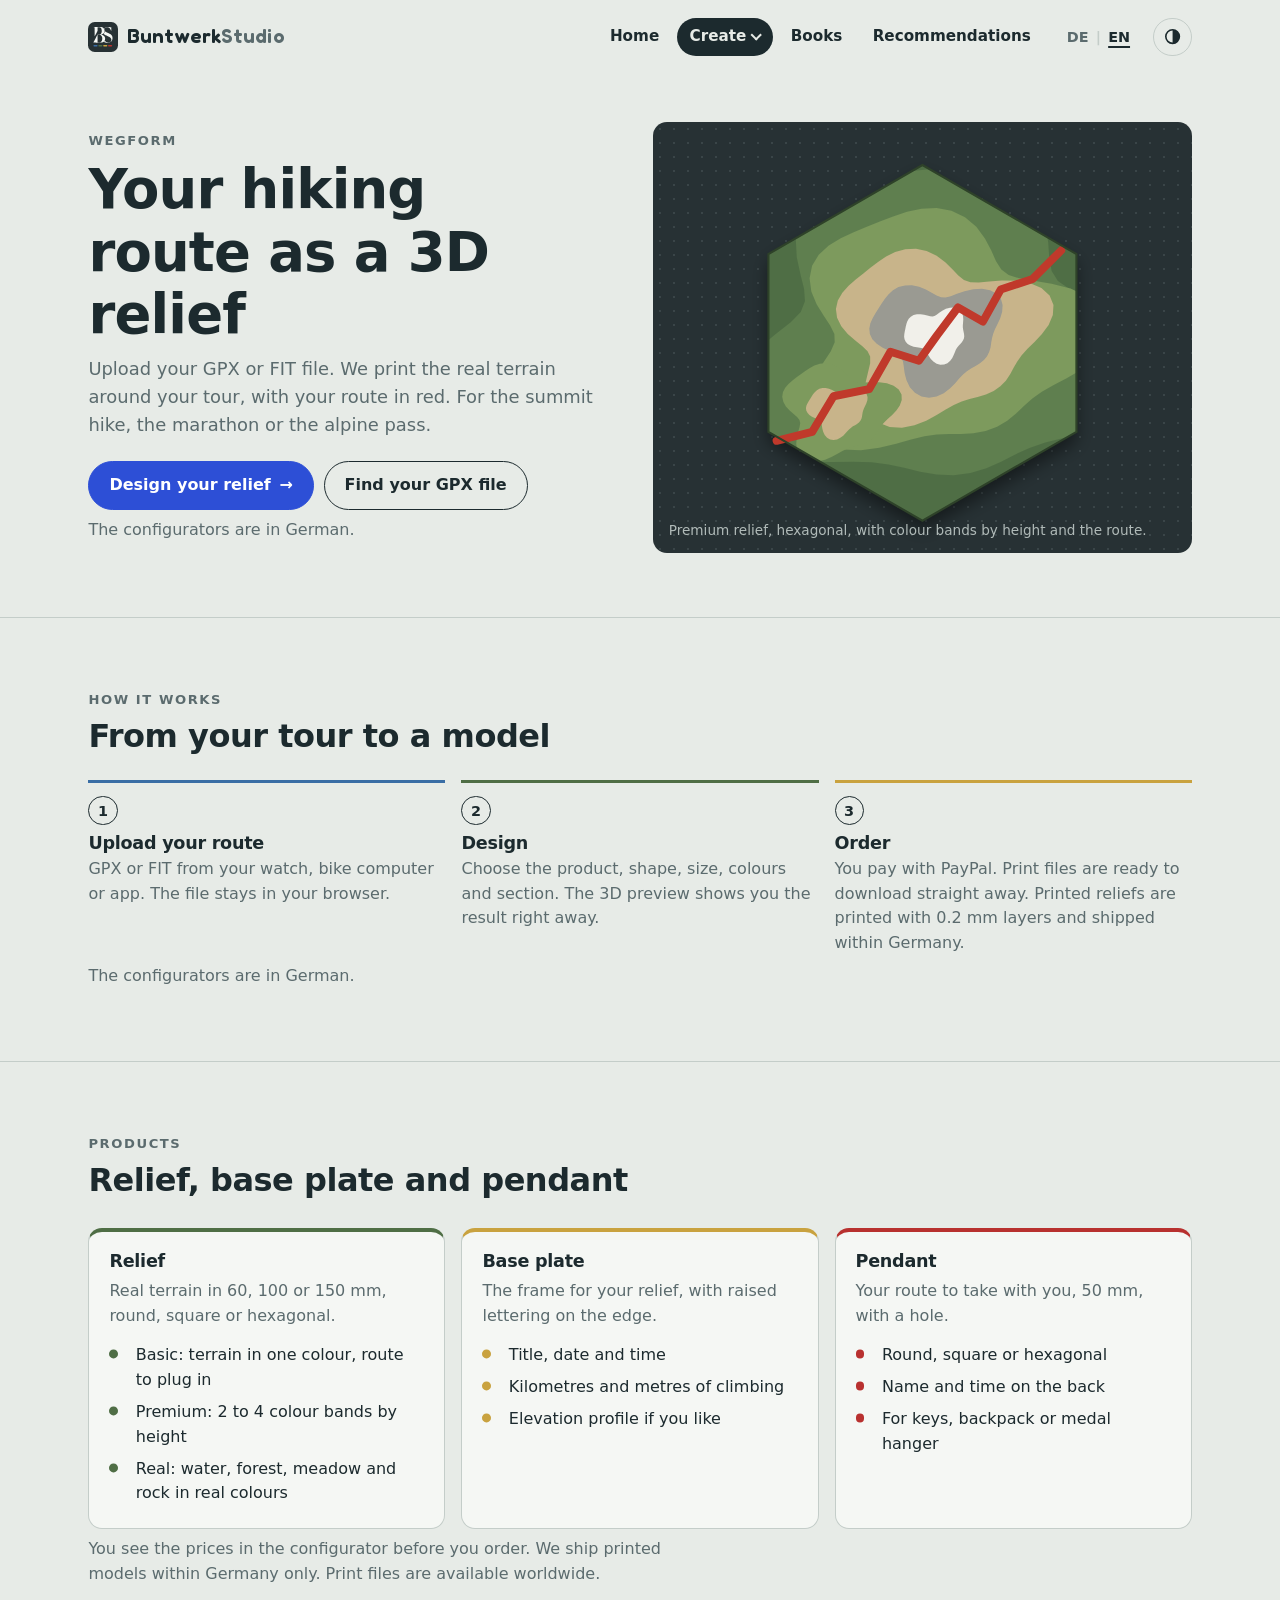
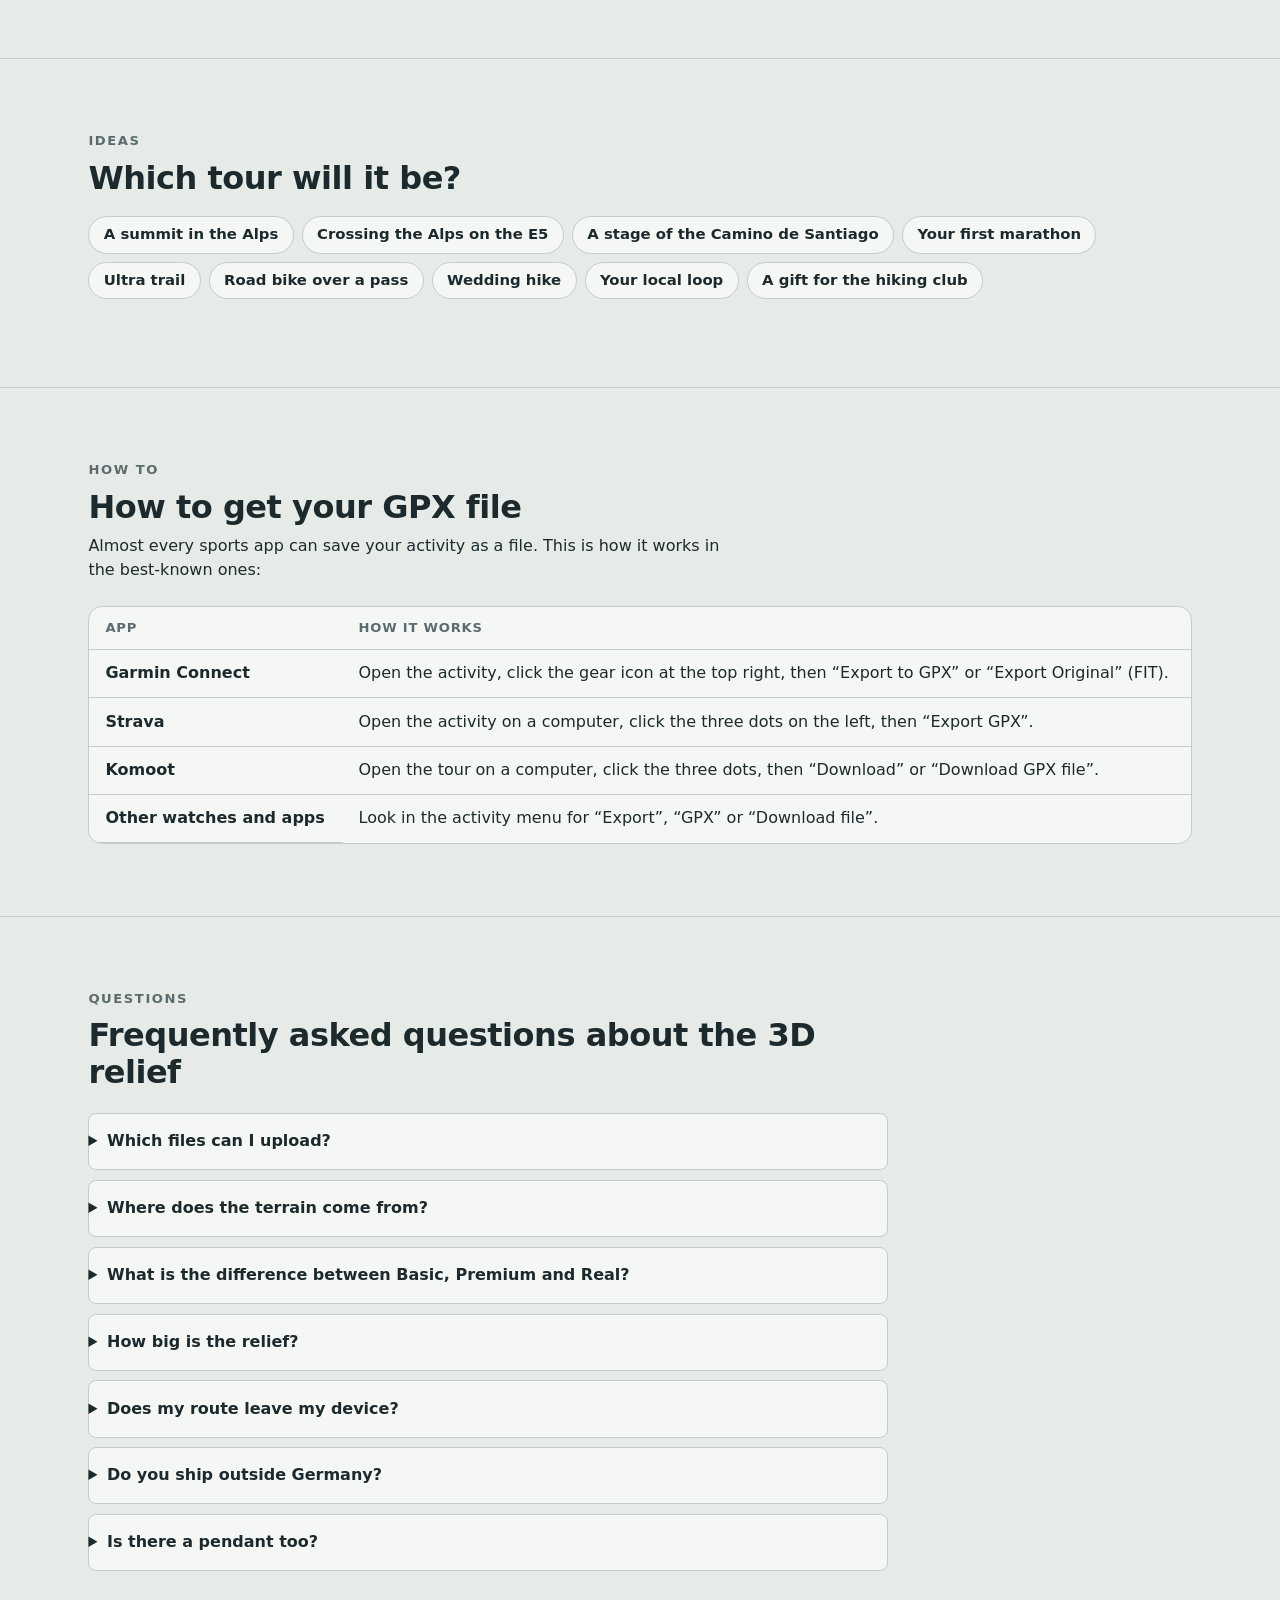
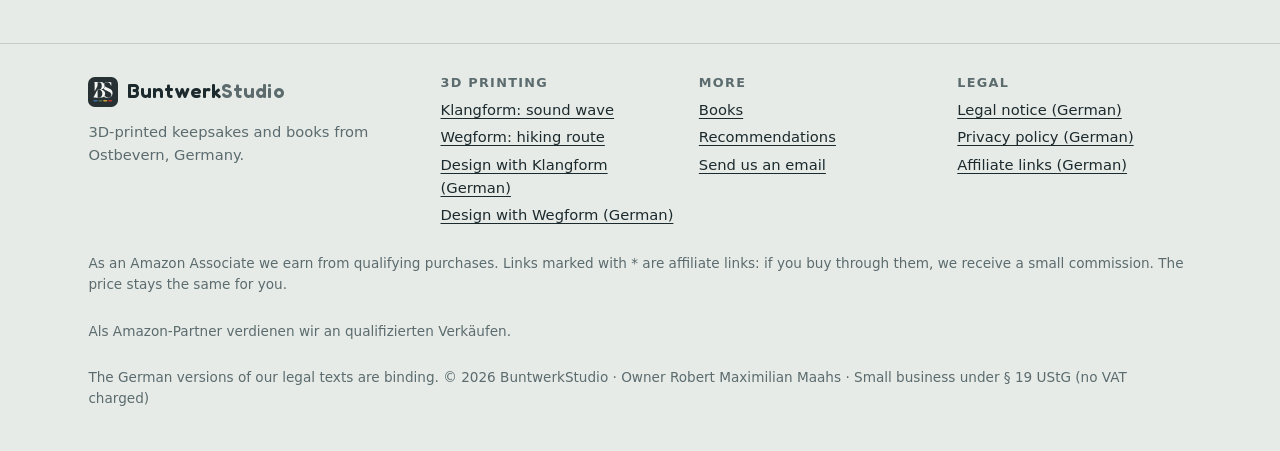
<file: en/hiking-route-3d-relief.html>
<!doctype html>
<html lang="en">
<head>
  <meta charset="utf-8">
  <meta name="viewport" content="width=device-width, initial-scale=1">
  <meta http-equiv="Content-Security-Policy" content="default-src 'self'; img-src 'self' data:; style-src 'self'; script-src 'self'; font-src 'self'; form-action 'none'; base-uri 'self'">
  <meta name="referrer" content="strict-origin-when-cross-origin">
  <title>Hiking route as a 3D relief – print your GPX in 3D | Wegform</title>
  <meta name="description" content="Your hike, bike ride or marathon as a 3D-printed relief with real terrain. Upload GPX or FIT, design, order. With base plate and elevation profile.">
  <meta name="robots" content="index, follow, max-image-preview:large">
  <link rel="canonical" href="https://buntwerkstudio.de/en/hiking-route-3d-relief.html">
  <link rel="alternate" hreflang="de" href="https://buntwerkstudio.de/wanderroute-3d-relief.html">
  <link rel="alternate" hreflang="en" href="https://buntwerkstudio.de/en/hiking-route-3d-relief.html">
  <link rel="alternate" hreflang="x-default" href="https://buntwerkstudio.de/wanderroute-3d-relief.html">
  <meta property="og:type" content="website">
  <meta property="og:locale" content="en_GB">
  <meta property="og:site_name" content="BuntwerkStudio">
  <meta property="og:title" content="Hiking route as a 3D relief – print your GPX in 3D | Wegform">
  <meta property="og:description" content="Your hike, bike ride or marathon as a 3D-printed relief with real terrain. Upload GPX or FIT, design, order. With base plate and elevation profile.">
  <meta property="og:url" content="https://buntwerkstudio.de/en/hiking-route-3d-relief.html">
  <meta property="og:image" content="https://buntwerkstudio.de/img/vorschau.png">
  <meta property="og:image:width" content="1200">
  <meta property="og:image:height" content="630">
  <meta name="twitter:card" content="summary_large_image">
  <meta name="theme-color" content="#273134">
  <link rel="icon" href="/img/logo.svg">
  <link rel="preload" href="../fonts/fredoka-600.woff" as="font" type="font/woff" crossorigin>
  <script src="../js/thema.js"></script>
  <link rel="stylesheet" href="../css/style.css">
  <script type="application/ld+json">{"@context":"https://schema.org","@type":"BreadcrumbList","itemListElement":[{"@type":"ListItem","position":1,"name":"Home","item":"https://buntwerkstudio.de/en/index.html"},{"@type":"ListItem","position":2,"name":"Wegform","item":"https://buntwerkstudio.de/en/hiking-route-3d-relief.html"}]}</script><script type="application/ld+json">{"@context":"https://schema.org","@type":"FAQPage","mainEntity":[{"@type":"Question","name":"Which files can I upload?","acceptedAnswer":{"@type":"Answer","text":"GPX and FIT files. You get them from Garmin Connect, Strava, Komoot, Wahoo, Suunto, Polar and most other apps for watches and bike computers."}},{"@type":"Question","name":"Where does the terrain come from?","acceptedAnswer":{"@type":"Answer","text":"From worldwide elevation data (AWS Terrain Tiles). Your relief shows the mountains and valleys around your route, not just the line."}},{"@type":"Question","name":"What is the difference between Basic, Premium and Real?","acceptedAnswer":{"@type":"Answer","text":"Basic: terrain in one colour, the route as a separate red part to plug in. Premium: terrain in 2 to 4 colour bands by height, from green to white. Real: terrain in real colours, with water, forest, meadow and rock."}},{"@type":"Question","name":"How big is the relief?","acceptedAnswer":{"@type":"Answer","text":"Round, square or hexagonal, 60, 100 or 150 mm. There is a base plate with title, date, time, kilometres, metres of climbing and, if you like, the elevation profile."}},{"@type":"Question","name":"Does my route leave my device?","acceptedAnswer":{"@type":"Answer","text":"Your file stays in your browser. Only a simplified route goes into the order code, so that we can print the model."}},{"@type":"Question","name":"Do you ship outside Germany?","acceptedAnswer":{"@type":"Answer","text":"We ship printed models within Germany only. Print files are available worldwide."}},{"@type":"Question","name":"Is there a pendant too?","acceptedAnswer":{"@type":"Answer","text":"Yes. The pendant (50 mm) shows your route, has a hole at the top and the name and time on the back."}}]}</script>
</head>
<body>
<header class="huelle kopfzeile"><a class="wortmarke" href="./" aria-label="BuntwerkStudio – Home"><svg viewBox="0 0 320 320" aria-hidden="true"><rect width="320" height="320" rx="72" fill="#273134"/><path transform="translate(58 52) scale(.388)" fill="#f5f7f4" d="M369.5 1.1C341.8 5.3 320 16.7 300.1 37.3C295.1 42.5 295.2 43.6 300.6 49.3L304.1 53L308.9 45.8C311.5 41.8 317.3 35.1 321.7 30.9C339.4 14 360.9 7 386.1 9.8C398.3 11.1 406.1 13.4 417.4 19.1C443.4 32 467.1 60.8 481.6 96.9C485.3 106.2 486.1 107.5 488.4 107.8C489.9 108 491.2 107.6 491.5 106.8C491.8 106.1 491.6 83.3 491.2 56.2L490.5 6.9L484.5 12C480.8 15.2 478 16.8 477 16.4C467.3 12.6 440.9 5.4 426.5 2.8C414 0.5 379.7 -0.5 369.5 1.1ZM79.8 3.8C1.2 4 0 4 0 6C0 7.8 0.8 8 16.2 8.2L32.5 8.5L32.8 133.4C32.9 202.2 33.4 258.8 33.8 259.2C34.2 259.6 39.9 249.5 46.5 236.7C67.6 195.4 89.6 152.9 105.1 123.9L114 107.2L114 57.6L114 8L132.8 8C161.5 8 175.9 11.2 189.9 20.4C212.5 35.5 225.1 60.6 228.2 97.2C232 143 217.9 183.3 192 200.5C177.8 209.9 163 213 131.6 213C117.3 213 112 213.3 111.2 214.2C110.2 215.4 107.6 220.5 87 260.5C81.9 270.4 75.6 282.6 73 287.5C62.4 307.7 0 431.9 0 432.8C0 434.4 88 435.2 152.5 434.1C211.4 433.1 212.7 433.1 225 430.5C254.2 424.4 273.5 415.4 290.5 399.8C302.5 388.8 310.3 376.6 315.8 360.4C320.7 346.1 321.4 340.9 321.4 322.5C321.4 307.9 321.1 304.2 319.1 296.5C307.4 251.9 269.7 222.7 215.5 216.4C198.2 214.4 194.9 213.7 200.5 213.3C214.9 212.2 237.5 205.4 252.4 197.7C287.8 179.6 306 148.4 306 105.9C306 90.2 304.1 79.3 299.2 67.3C285.2 33 254.7 11.6 211.5 6C193 3.6 180.8 3.4 79.8 3.8ZM172 219.4C203 227.6 221.3 242.9 233.3 270.9C240.4 287.2 243 301.3 243 323C243 346.6 239.6 363.6 231.4 380.9C221.1 402.8 206.7 416.6 186 424.3C174.4 428.6 162.6 430 137.1 430L114 430L114 324.2C114 266 114.3 218 114.8 217.6C115.2 217.2 126.8 217 140.5 217.2C159.8 217.6 167 218.1 172 219.4ZM315.5 122C313.4 143.4 303.2 166.5 288.4 182.9C286 185.6 284 188.4 284 189.2C284 192.9 298.7 206.3 314.1 216.6C322 221.8 340.8 231.6 356.5 238.7C360.4 240.4 366.5 243.2 370.3 244.9C374 246.6 385.9 251.8 396.8 256.6C437.1 274.4 454.8 284.6 468.5 298.4C485.6 315.5 493.3 332.1 493.4 352C493.6 386.1 470 413.6 431.5 424.2C426.5 425.6 419.8 426.2 408 426.6C393.5 427.1 390.4 426.9 382 425C357.2 419.4 333.6 404 320.9 384.9L316.5 378.3L310 389.3C306 396.1 300.7 403.4 296.2 408.2L288.8 416L291.7 417.1C299.3 420.1 319.6 426.3 329 428.5C347.4 432.8 355.2 433.9 373.4 435.2C418 438.1 450.4 430.3 476.9 410.1C508.8 385.7 525.2 349.1 525.2 302.5C525.1 271.9 517.8 249.8 500.6 228.3C485.6 209.7 464.4 195.7 430 181.7C425.3 179.8 414.1 175.2 405 171.6C383.3 162.8 356.7 149.6 345.5 142.2C336.3 136.1 324.8 125.6 319.3 118.5L316.2 114.6L315.5 122Z"/><rect x="58" y="246" width="44" height="14" rx="7" fill="#3a6ea5"/><rect x="110" y="246" width="44" height="14" rx="7" fill="#4f6e45"/><rect x="162" y="246" width="44" height="14" rx="7" fill="#c9a23f"/><rect x="214" y="246" width="44" height="14" rx="7" fill="#b8312f"/></svg><span>Buntwerk<b>Studio</b></span></a><nav class="menue" aria-label="Main menu"><a href="./">Home</a><details class="untermenue"><summary class="aktiv" aria-expanded="false">Create</summary><ul><li><a href="sound-wave-keychain.html">Klangform</a></li><li><a href="hiking-route-3d-relief.html" aria-current="page">Wegform</a></li></ul></details><a href="books.html">Books</a><a href="recommendations.html">Recommendations</a></nav><nav class="sprache" aria-label="Sprache / Language"><a href="../wanderroute-3d-relief.html" lang="de" hreflang="de" data-sprache="de" title="Deutsch">DE</a><span aria-hidden="true">|</span><a href="hiking-route-3d-relief.html" lang="en" hreflang="en" data-sprache="en" title="English" aria-current="true">EN</a></nav></header>
<main>
<section class="huelle held">
  <div>
    <p class="marke">Wegform</p>
    <h1>Your hiking route as a 3D relief</h1>
    <p class="einleitung">Upload your GPX or FIT file. We print the real terrain around your tour, with your route in red. For the summit hike, the marathon or the alpine pass.</p>
    <div class="knoepfe">
      <a class="haupt" href="https://tracks-and-trails.netlify.app/" rel="noopener" hreflang="de">Design your relief <span class="pfeil" aria-hidden="true">→</span></a>
      <a class="zweit" href="#gpx">Find your GPX file</a>
    </div>
    <p class="leise">The configurators are in German.</p>
  </div>
  <div class="bett"><svg viewBox="0 0 500 400" role="img" xmlns="http://www.w3.org/2000/svg"><title>Relief of a hiking route with colour bands by height and a red route</title><defs><filter id="schatten" x="-20%" y="-20%" width="140%" height="150%"><feDropShadow dx="0" dy="9" stdDeviation="8" flood-color="#000" flood-opacity=".45"/></filter></defs><clipPath id="sechs"><polygon points="392.9,287.5 250.0,370.0 107.1,287.5 107.1,122.5 250.0,40.0 392.9,122.5"/></clipPath><polygon points="392.9,287.5 250.0,370.0 107.1,287.5 107.1,122.5 250.0,40.0 392.9,122.5" fill="#4f6e45" filter="url(#schatten)"/><g clip-path="url(#sechs)"><polygon points="460.4,196.8 472.6,213.7 477.0,231.6 472.6,248.8 460.3,263.7 442.4,275.3 421.5,283.5 400.3,289.0 380.8,293.2 363.9,297.4 349.3,302.4 336.1,308.5 323.0,315.2 309.3,321.3 294.5,325.8 278.9,327.8 263.2,327.2 247.9,324.5 233.1,320.9 218.5,317.7 203.1,315.7 186.0,315.2 166.4,315.5 144.6,315.3 121.7,312.8 99.8,306.7 81.8,296.1 70.1,281.4 66.3,263.6 70.8,244.6 82.1,226.3 97.6,210.1 113.9,196.8 127.8,185.8 137.1,176.2 141.0,166.4 140.2,155.0 136.8,141.3 133.4,125.6 132.5,108.8 135.8,92.3 144.1,77.7 156.8,66.2 172.7,57.9 190.4,52.7 208.7,49.4 226.9,47.1 245.0,45.1 263.2,43.1 281.8,41.8 300.7,42.3 319.0,45.8 335.7,53.2 349.3,64.6 358.9,79.3 364.4,95.6 366.7,111.9 367.7,126.4 369.9,138.3 375.7,147.5 386.5,154.9 402.4,162.1 421.9,170.9 442.4,182.3" fill="#5f7f4f"/><polygon points="424.8,196.8 419.6,209.4 409.8,220.7 397.1,230.1 383.8,237.7 371.4,244.2 360.8,250.2 352.0,256.5 344.4,263.3 336.9,270.4 328.7,277.1 319.3,282.7 308.6,286.7 297.3,288.8 285.7,289.5 274.4,289.6 263.2,290.0 251.8,291.6 239.5,294.5 225.6,298.5 209.9,302.3 192.9,304.5 175.9,303.9 160.5,299.3 148.7,290.7 141.7,278.5 140.2,264.1 143.7,249.1 150.5,235.0 158.4,222.8 165.0,212.8 168.6,204.4 168.3,196.8 164.4,188.8 158.3,179.6 151.8,169.0 146.9,157.2 145.3,145.1 147.6,133.4 153.8,123.2 163.1,114.7 174.2,107.9 186.2,102.3 198.4,97.3 210.5,92.4 222.8,87.6 235.7,83.3 249.2,80.4 263.2,79.8 276.9,82.4 289.5,88.3 300.0,97.3 308.0,108.0 313.8,119.1 318.3,129.1 323.2,136.8 330.0,142.0 339.9,145.1 353.4,147.3 369.8,150.0 387.4,154.6 403.7,161.8 416.5,171.7 423.8,183.8" fill="#7d9a5d"/><polygon points="360.9,196.8 354.0,204.1 347.5,210.5 342.1,216.4 338.0,222.2 334.6,228.1 331.4,234.1 327.4,240.0 322.3,245.2 316.1,249.6 308.9,252.8 301.2,255.1 293.7,257.1 286.4,259.3 279.1,262.5 271.6,266.7 263.2,271.9 253.5,277.1 242.6,281.5 231.0,283.8 219.6,283.1 209.6,279.0 202.1,271.8 197.7,262.2 196.4,251.5 197.5,240.9 199.7,231.5 201.5,223.8 201.5,217.7 199.1,212.7 194.3,208.0 187.7,202.8 180.7,196.8 174.7,189.6 170.8,181.7 169.7,173.5 171.5,165.6 175.7,158.4 181.5,152.0 188.1,146.2 194.9,140.8 201.7,135.3 208.8,129.9 216.3,124.8 224.7,120.6 234.1,118.0 244.0,117.6 253.9,119.7 263.2,124.1 271.2,130.1 277.8,136.6 283.3,142.4 288.5,146.6 294.5,148.7 302.2,148.9 312.0,148.0 323.8,147.0 336.8,147.2 349.5,149.4 360.4,154.1 368.0,161.1 371.6,169.8 371.0,179.2 367.1,188.4" fill="#c8b48a"/><polygon points="315.6,196.8 314.5,200.9 313.8,205.0 313.2,209.2 312.0,213.3 310.0,217.3 307.1,220.8 303.4,223.8 299.3,226.3 295.1,228.7 291.3,231.2 287.7,234.3 284.1,238.1 280.2,242.6 275.5,247.4 269.8,251.7 263.2,254.7 256.1,255.9 249.1,254.8 243.0,251.3 238.3,246.1 235.2,239.7 233.5,233.2 232.7,227.2 232.0,222.4 230.5,218.8 227.7,216.2 223.6,214.1 218.4,212.0 212.8,209.3 207.6,205.8 203.5,201.6 201.2,196.8 200.7,191.7 201.7,186.7 203.8,182.0 206.4,177.5 209.2,173.1 212.0,168.7 215.0,164.3 218.4,160.0 222.6,156.2 227.7,153.2 233.8,151.6 240.3,151.5 247.0,152.9 253.2,155.4 258.6,158.4 263.2,161.0 267.3,162.6 271.4,162.8 276.2,161.6 282.0,159.4 289.1,157.0 297.1,155.2 305.3,154.7 312.8,156.1 318.9,159.3 322.8,164.1 324.4,169.9 324.0,176.1 322.2,182.1 319.7,187.5 317.3,192.4" fill="#9a9a92"/><polygon points="288.6,196.8 288.8,198.8 288.5,200.9 287.6,202.8 286.4,204.6 284.9,206.3 283.4,207.8 282.1,209.5 281.0,211.4 280.1,213.6 279.0,216.2 277.7,219.0 275.8,221.6 273.2,223.8 270.1,225.1 266.6,225.3 263.2,224.3 260.1,222.3 257.6,219.7 255.8,216.9 254.4,214.3 253.1,212.2 251.8,210.8 250.0,209.9 247.7,209.5 244.9,209.1 241.8,208.5 238.8,207.4 236.3,205.9 234.5,203.9 233.4,201.6 233.0,199.2 233.2,196.8 233.6,194.4 234.1,192.0 234.6,189.6 235.2,187.2 236.0,184.8 237.3,182.6 239.2,180.6 241.8,179.2 244.9,178.5 248.2,178.4 251.5,178.9 254.5,179.6 257.1,180.3 259.3,180.5 261.2,180.0 263.2,178.8 265.6,177.1 268.4,175.1 271.8,173.4 275.6,172.3 279.3,172.1 282.6,173.0 285.2,174.8 286.9,177.3 287.7,180.3 287.9,183.2 287.7,186.0 287.5,188.5 287.5,190.7 287.8,192.7 288.2,194.7" fill="#f1f0ea"/><polygon points="225.8,267.7 221.9,271.8 218.0,275.4 214.7,278.6 212.0,281.7 210.0,284.9 208.1,288.1 205.9,291.3 203.2,294.3 199.9,296.8 196.0,298.7 191.8,300.0 187.6,301.0 183.5,302.0 179.5,303.4 175.3,305.4 170.8,308.0 165.6,310.8 159.7,313.3 153.4,314.8 147.0,314.9 141.2,313.1 136.7,309.5 133.9,304.6 132.9,298.8 133.4,292.9 134.7,287.5 136.0,283.0 136.6,279.3 135.9,276.4 133.7,273.7 130.5,271.0 126.8,267.7 123.3,263.9 120.9,259.6 119.9,255.0 120.6,250.6 122.7,246.6 125.7,243.0 129.4,239.8 133.2,236.9 137.1,234.0 141.0,231.2 145.2,228.4 149.7,226.0 154.8,224.3 160.2,223.8 165.6,224.6 170.8,226.8 175.3,230.0 179.1,233.6 182.1,237.1 184.9,239.9 187.9,241.5 191.7,242.0 196.7,241.8 202.9,241.4 209.9,241.4 217.0,242.4 223.3,244.7 228.0,248.3 230.6,252.8 230.8,257.9 229.0,263.0" fill="#7d9a5d"/><polygon points="195.0,267.7 194.5,269.6 194.2,271.5 193.9,273.4 193.4,275.4 192.4,277.2 191.1,278.8 189.3,280.2 187.5,281.4 185.5,282.4 183.8,283.6 182.1,285.0 180.5,286.8 178.6,288.9 176.5,291.1 173.8,293.1 170.8,294.5 167.5,295.0 164.3,294.5 161.5,292.9 159.3,290.5 157.9,287.5 157.1,284.5 156.7,281.8 156.4,279.5 155.7,277.9 154.4,276.7 152.5,275.7 150.1,274.7 147.5,273.5 145.1,271.9 143.3,269.9 142.2,267.7 141.9,265.4 142.4,263.1 143.4,260.9 144.6,258.8 145.9,256.8 147.2,254.7 148.5,252.7 150.1,250.7 152.1,249.0 154.4,247.6 157.2,246.8 160.2,246.8 163.3,247.5 166.2,248.6 168.7,250.0 170.8,251.2 172.7,251.9 174.6,252.0 176.8,251.5 179.5,250.5 182.8,249.4 186.4,248.5 190.2,248.3 193.7,248.9 196.5,250.4 198.3,252.6 199.1,255.3 198.9,258.2 198.0,260.9 196.9,263.4 195.8,265.7" fill="#c8b48a"/></g><path d="M114.7,295.8 L147.7,287.5 L167.5,254.5 L200.5,247.9 L220.3,213.2 L246.7,221.5 L263.2,198.4 L283.0,172.0 L306.1,185.2 L322.6,155.5 L352.3,145.6 L378.7,119.2" fill="none" stroke="#c0392b" stroke-width="7.4" stroke-linecap="round" stroke-linejoin="round"/><polygon points="392.9,287.5 250.0,370.0 107.1,287.5 107.1,122.5 250.0,40.0 392.9,122.5" fill="none" stroke="#2e4229" stroke-width="2"/></svg><p class="unterschrift">Premium relief, hexagonal, with colour bands by height and the route.</p></div>
</section>

<section class="abschnitt"><div class="huelle">
  <div class="kopf-abschnitt"><p class="marke">How it works</p><h2>From your tour to a model</h2></div>
  <ol class="ablauf">
    <li><h3>Upload your route</h3><p>GPX or FIT from your watch, bike computer or app. The file stays in your browser.</p></li>
    <li><h3>Design</h3><p>Choose the product, shape, size, colours and section. The 3D preview shows you the result right away.</p></li>
    <li><h3>Order</h3><p>You pay with PayPal. Print files are ready to download straight away. Printed reliefs are printed with 0.2 mm layers and shipped within Germany.</p></li>
  </ol>
  <p class="leise">The configurators are in German.</p>
</div></section>

<section class="abschnitt"><div class="huelle">
  <div class="kopf-abschnitt"><p class="marke">Products</p><h2>Relief, base plate and pendant</h2></div>
  <div class="karten drei">
    <article class="karte karte-oben gruen"><div class="karte-text"><h3>Relief</h3>
      <p>Real terrain in 60, 100 or 150 mm, round, square or hexagonal.</p>
      <ul class="liste"><li>Basic: terrain in one colour, route to plug in</li><li>Premium: 2 to 4 colour bands by height</li><li>Real: water, forest, meadow and rock in real colours</li></ul></div></article>
    <article class="karte karte-oben gold"><div class="karte-text"><h3>Base plate</h3>
      <p>The frame for your relief, with raised lettering on the edge.</p>
      <ul class="liste"><li>Title, date and time</li><li>Kilometres and metres of climbing</li><li>Elevation profile if you like</li></ul></div></article>
    <article class="karte karte-oben rot"><div class="karte-text"><h3>Pendant</h3>
      <p>Your route to take with you, 50 mm, with a hole.</p>
      <ul class="liste"><li>Round, square or hexagonal</li><li>Name and time on the back</li><li>For keys, backpack or medal hanger</li></ul></div></article>
  </div>
  <p class="leise">You see the prices in the configurator before you order. We ship printed models within Germany only. Print files are available worldwide.</p>
</div></section>

<section class="abschnitt"><div class="huelle">
  <div class="kopf-abschnitt"><p class="marke">Ideas</p><h2>Which tour will it be?</h2></div>
  <ul class="chips">
    <li>A summit in the Alps</li><li>Crossing the Alps on the E5</li><li>A stage of the Camino de Santiago</li><li>Your first marathon</li>
    <li>Ultra trail</li><li>Road bike over a pass</li><li>Wedding hike</li><li>Your local loop</li>
    <li>A gift for the hiking club</li>
  </ul>
</div></section>

<section class="abschnitt" id="gpx"><div class="huelle">
  <div class="kopf-abschnitt"><p class="marke">How to</p><h2>How to get your GPX file</h2>
    <p>Almost every sports app can save your activity as a file. This is how it works in the best-known ones:</p></div>
  <div class="tabelle-huelle"><table>
    <thead><tr><th scope="col">App</th><th scope="col">How it works</th></tr></thead>
    <tbody><tr><th scope="row">Garmin Connect</th><td>Open the activity, click the gear icon at the top right, then “Export to GPX” or “Export Original” (FIT).</td></tr><tr><th scope="row">Strava</th><td>Open the activity on a computer, click the three dots on the left, then “Export GPX”.</td></tr><tr><th scope="row">Komoot</th><td>Open the tour on a computer, click the three dots, then “Download” or “Download GPX file”.</td></tr><tr><th scope="row">Other watches and apps</th><td>Look in the activity menu for “Export”, “GPX” or “Download file”.</td></tr></tbody>
  </table></div>
</div></section>

<section class="abschnitt"><div class="huelle">
  <div class="kopf-abschnitt"><p class="marke">Questions</p><h2>Frequently asked questions about the 3D relief</h2></div>
  <div class="fragen"><details><summary>Which files can I upload?</summary><p>GPX and FIT files. You get them from Garmin Connect, Strava, Komoot, Wahoo, Suunto, Polar and most other apps for watches and bike computers.</p></details><details><summary>Where does the terrain come from?</summary><p>From worldwide elevation data (AWS Terrain Tiles). Your relief shows the mountains and valleys around your route, not just the line.</p></details><details><summary>What is the difference between Basic, Premium and Real?</summary><p>Basic: terrain in one colour, the route as a separate red part to plug in. Premium: terrain in 2 to 4 colour bands by height, from green to white. Real: terrain in real colours, with water, forest, meadow and rock.</p></details><details><summary>How big is the relief?</summary><p>Round, square or hexagonal, 60, 100 or 150 mm. There is a base plate with title, date, time, kilometres, metres of climbing and, if you like, the elevation profile.</p></details><details><summary>Does my route leave my device?</summary><p>Your file stays in your browser. Only a simplified route goes into the order code, so that we can print the model.</p></details><details><summary>Do you ship outside Germany?</summary><p>We ship printed models within Germany only. Print files are available worldwide.</p></details><details><summary>Is there a pendant too?</summary><p>Yes. The pendant (50 mm) shows your route, has a hole at the top and the name and time on the back.</p></details></div>
</div></section>
</main>
<footer class="fuss"><div class="huelle">
  <div class="fuss-raster">
    <div><a class="wortmarke" href="./"><svg viewBox="0 0 320 320" aria-hidden="true"><rect width="320" height="320" rx="72" fill="#273134"/><path transform="translate(58 52) scale(.388)" fill="#f5f7f4" d="M369.5 1.1C341.8 5.3 320 16.7 300.1 37.3C295.1 42.5 295.2 43.6 300.6 49.3L304.1 53L308.9 45.8C311.5 41.8 317.3 35.1 321.7 30.9C339.4 14 360.9 7 386.1 9.8C398.3 11.1 406.1 13.4 417.4 19.1C443.4 32 467.1 60.8 481.6 96.9C485.3 106.2 486.1 107.5 488.4 107.8C489.9 108 491.2 107.6 491.5 106.8C491.8 106.1 491.6 83.3 491.2 56.2L490.5 6.9L484.5 12C480.8 15.2 478 16.8 477 16.4C467.3 12.6 440.9 5.4 426.5 2.8C414 0.5 379.7 -0.5 369.5 1.1ZM79.8 3.8C1.2 4 0 4 0 6C0 7.8 0.8 8 16.2 8.2L32.5 8.5L32.8 133.4C32.9 202.2 33.4 258.8 33.8 259.2C34.2 259.6 39.9 249.5 46.5 236.7C67.6 195.4 89.6 152.9 105.1 123.9L114 107.2L114 57.6L114 8L132.8 8C161.5 8 175.9 11.2 189.9 20.4C212.5 35.5 225.1 60.6 228.2 97.2C232 143 217.9 183.3 192 200.5C177.8 209.9 163 213 131.6 213C117.3 213 112 213.3 111.2 214.2C110.2 215.4 107.6 220.5 87 260.5C81.9 270.4 75.6 282.6 73 287.5C62.4 307.7 0 431.9 0 432.8C0 434.4 88 435.2 152.5 434.1C211.4 433.1 212.7 433.1 225 430.5C254.2 424.4 273.5 415.4 290.5 399.8C302.5 388.8 310.3 376.6 315.8 360.4C320.7 346.1 321.4 340.9 321.4 322.5C321.4 307.9 321.1 304.2 319.1 296.5C307.4 251.9 269.7 222.7 215.5 216.4C198.2 214.4 194.9 213.7 200.5 213.3C214.9 212.2 237.5 205.4 252.4 197.7C287.8 179.6 306 148.4 306 105.9C306 90.2 304.1 79.3 299.2 67.3C285.2 33 254.7 11.6 211.5 6C193 3.6 180.8 3.4 79.8 3.8ZM172 219.4C203 227.6 221.3 242.9 233.3 270.9C240.4 287.2 243 301.3 243 323C243 346.6 239.6 363.6 231.4 380.9C221.1 402.8 206.7 416.6 186 424.3C174.4 428.6 162.6 430 137.1 430L114 430L114 324.2C114 266 114.3 218 114.8 217.6C115.2 217.2 126.8 217 140.5 217.2C159.8 217.6 167 218.1 172 219.4ZM315.5 122C313.4 143.4 303.2 166.5 288.4 182.9C286 185.6 284 188.4 284 189.2C284 192.9 298.7 206.3 314.1 216.6C322 221.8 340.8 231.6 356.5 238.7C360.4 240.4 366.5 243.2 370.3 244.9C374 246.6 385.9 251.8 396.8 256.6C437.1 274.4 454.8 284.6 468.5 298.4C485.6 315.5 493.3 332.1 493.4 352C493.6 386.1 470 413.6 431.5 424.2C426.5 425.6 419.8 426.2 408 426.6C393.5 427.1 390.4 426.9 382 425C357.2 419.4 333.6 404 320.9 384.9L316.5 378.3L310 389.3C306 396.1 300.7 403.4 296.2 408.2L288.8 416L291.7 417.1C299.3 420.1 319.6 426.3 329 428.5C347.4 432.8 355.2 433.9 373.4 435.2C418 438.1 450.4 430.3 476.9 410.1C508.8 385.7 525.2 349.1 525.2 302.5C525.1 271.9 517.8 249.8 500.6 228.3C485.6 209.7 464.4 195.7 430 181.7C425.3 179.8 414.1 175.2 405 171.6C383.3 162.8 356.7 149.6 345.5 142.2C336.3 136.1 324.8 125.6 319.3 118.5L316.2 114.6L315.5 122Z"/><rect x="58" y="246" width="44" height="14" rx="7" fill="#3a6ea5"/><rect x="110" y="246" width="44" height="14" rx="7" fill="#4f6e45"/><rect x="162" y="246" width="44" height="14" rx="7" fill="#c9a23f"/><rect x="214" y="246" width="44" height="14" rx="7" fill="#b8312f"/></svg><span>Buntwerk<b>Studio</b></span></a>
      <p>3D-printed keepsakes and books from Ostbevern, Germany.</p></div>
    <div><h2>3D printing</h2><ul>
      <li><a href="sound-wave-keychain.html">Klangform: sound wave</a></li>
      <li><a href="hiking-route-3d-relief.html">Wegform: hiking route</a></li>
      <li><a href="https://klangform.netlify.app/" rel="noopener" hreflang="de">Design with Klangform (German)</a></li>
      <li><a href="https://tracks-and-trails.netlify.app/" rel="noopener" hreflang="de">Design with Wegform (German)</a></li></ul></div>
    <div><h2>More</h2><ul>
      <li><a href="books.html">Books</a></li>
      <li><a href="recommendations.html">Recommendations</a></li>
      <li><a href="mailto:buntwerkstudio@gmail.com">Send us an email</a></li></ul></div>
    <div><h2>Legal</h2><ul>
      <li><a href="../impressum.html" hreflang="de">Legal notice (German)</a></li>
      <li><a href="../datenschutz.html" hreflang="de">Privacy policy (German)</a></li>
      <li><a href="../datenschutz.html#partnerprogramm" hreflang="de">Affiliate links (German)</a></li></ul></div>
  </div>
  <p class="klein">As an Amazon Associate we earn from qualifying purchases. Links marked with * are affiliate links: if you buy through them, we receive a small commission. The price stays the same for you.</p>
  <p class="klein" lang="de">Als Amazon-Partner verdienen wir an qualifizierten Verkäufen.</p>
  <p class="klein">The German versions of our legal texts are binding. © 2026 BuntwerkStudio · Owner Robert Maximilian Maahs · Small business under § 19 UStG (no VAT charged)</p>
</div></footer>
<script src="../js/partner.js" defer></script>
<script src="../js/sprache.js" defer></script>
<script src="../js/menue.js" defer></script>
</body>
</html>
</file>
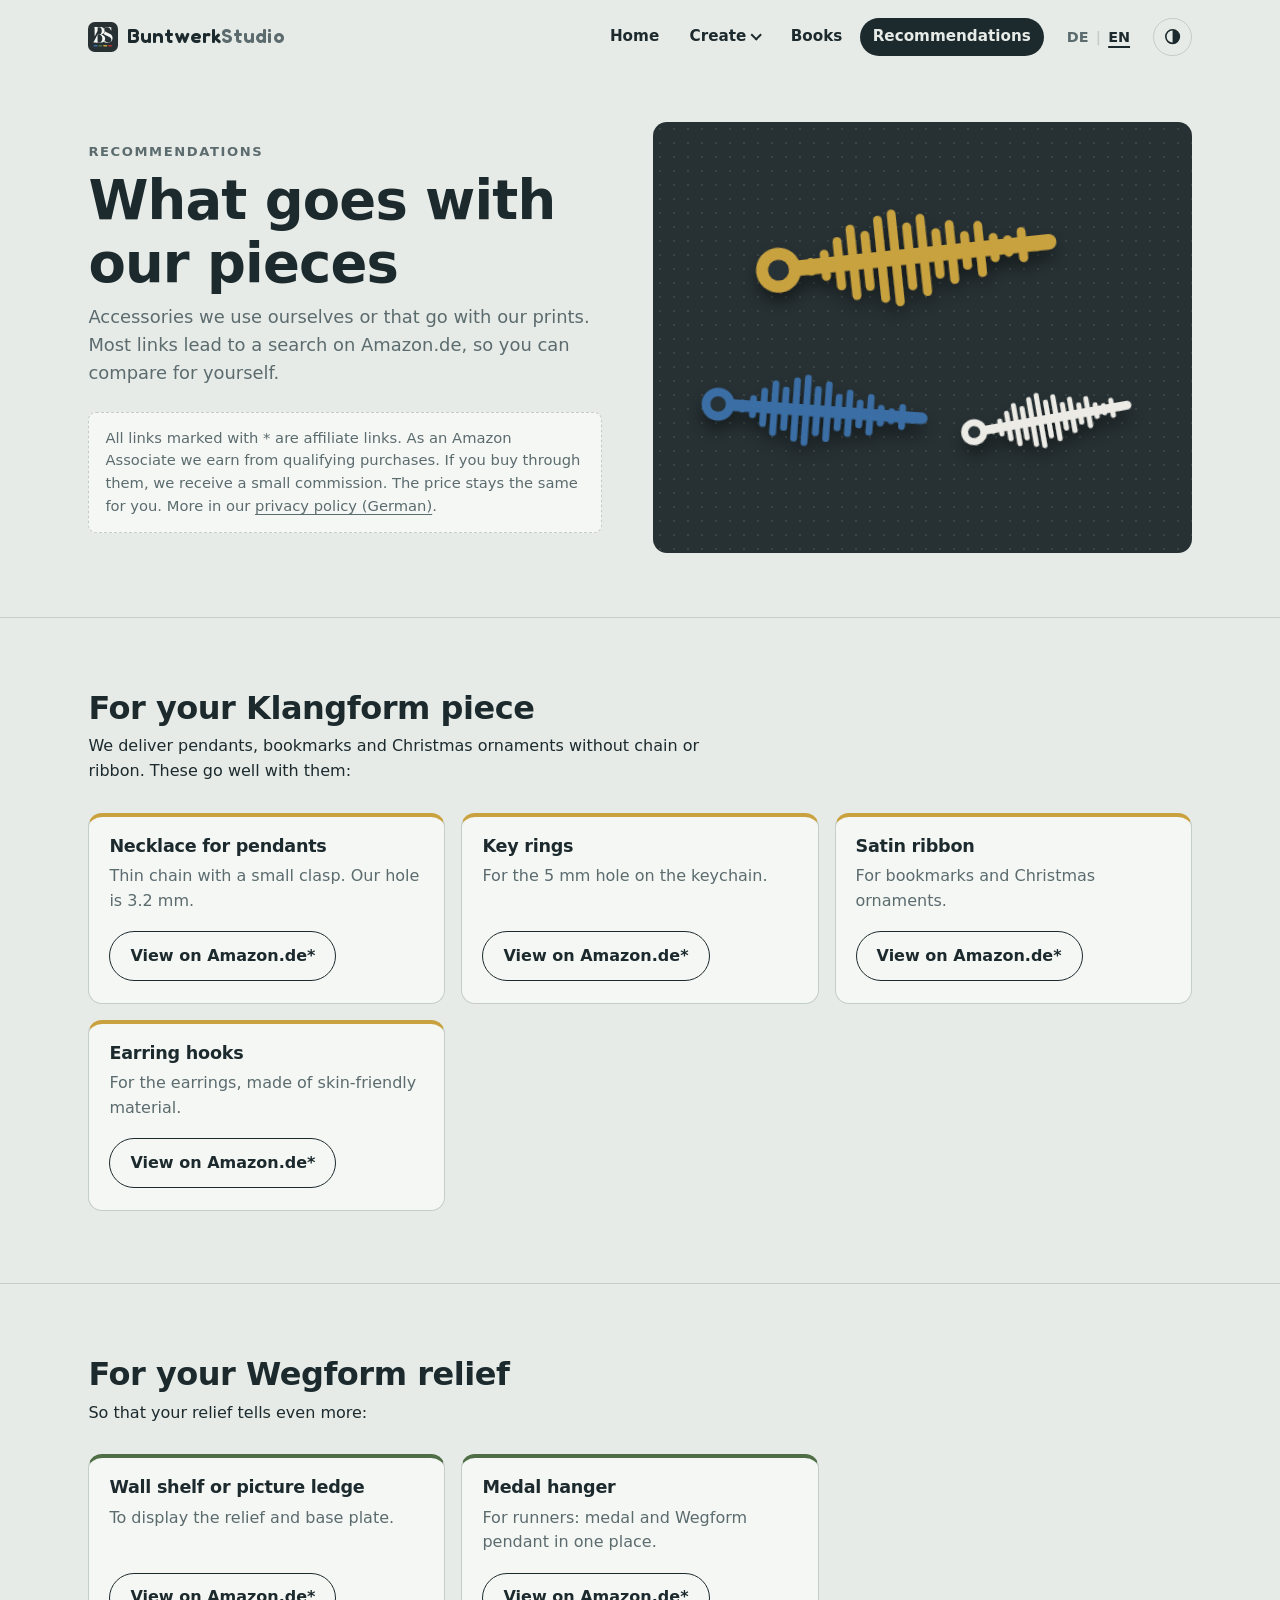
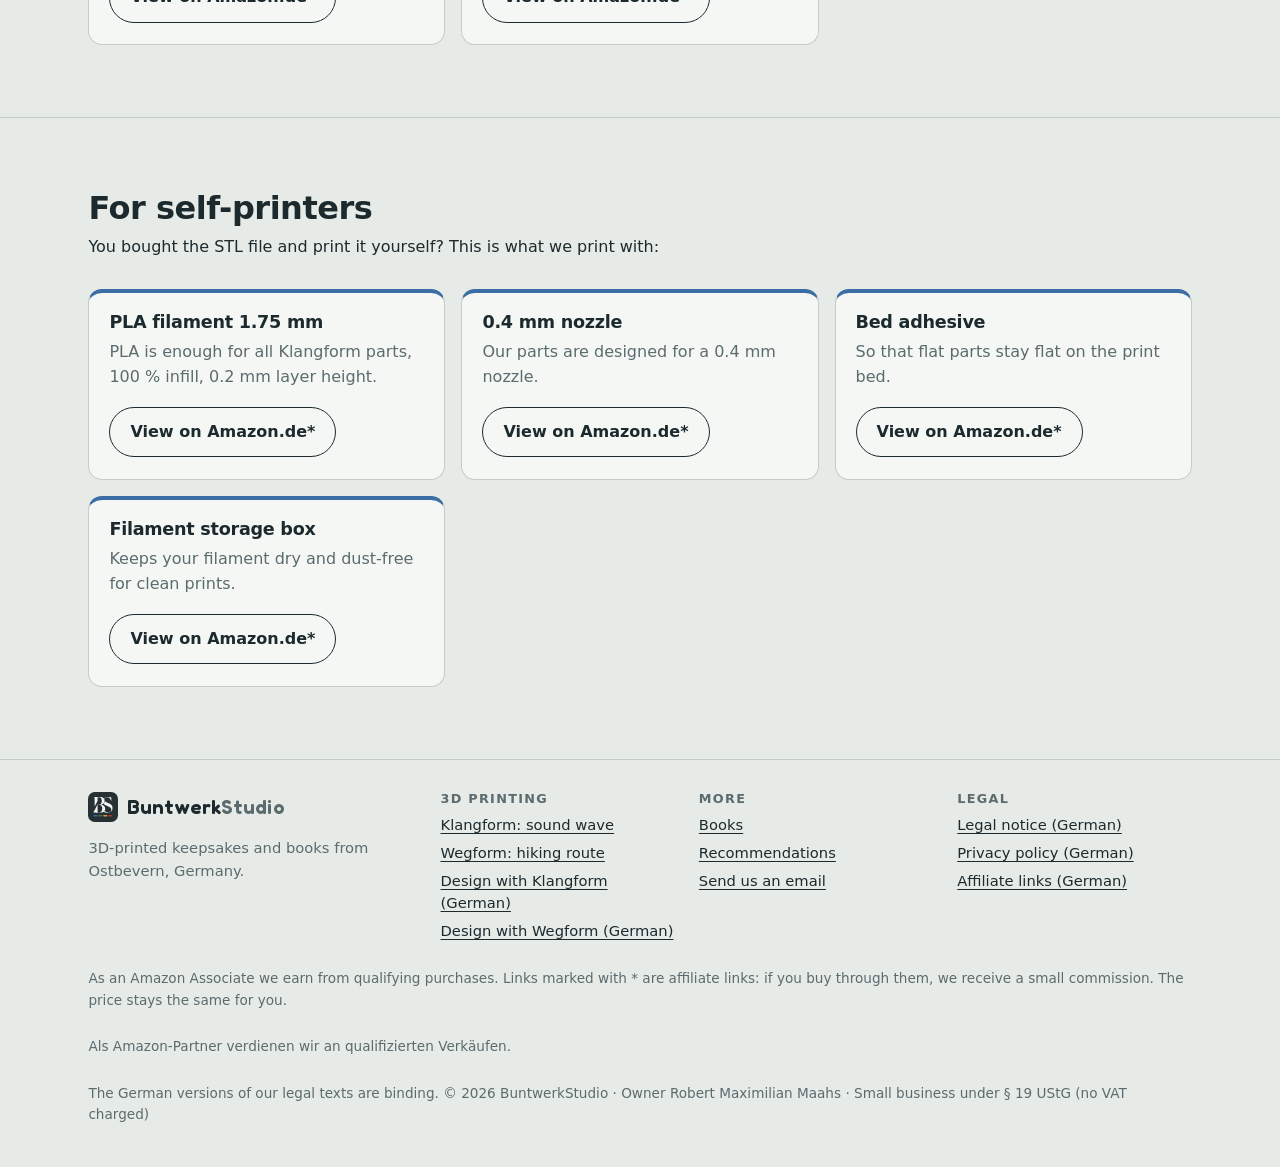
<file: en/recommendations.html>
<!doctype html>
<html lang="en">
<head>
  <meta charset="utf-8">
  <meta name="viewport" content="width=device-width, initial-scale=1">
  <meta http-equiv="Content-Security-Policy" content="default-src 'self'; img-src 'self' data:; style-src 'self'; script-src 'self'; font-src 'self'; form-action 'none'; base-uri 'self'">
  <meta name="referrer" content="strict-origin-when-cross-origin">
  <title>Accessories for sound wave keychains and 3D reliefs | BuntwerkStudio</title>
  <meta name="description" content="Chains, key rings, ribbons, picture ledges and filament: accessories that go with the 3D prints from Klangform and Wegform.">
  <meta name="robots" content="index, follow, max-image-preview:large">
  <link rel="canonical" href="https://buntwerkstudio.de/en/recommendations.html">
  <link rel="alternate" hreflang="de" href="https://buntwerkstudio.de/empfehlungen.html">
  <link rel="alternate" hreflang="en" href="https://buntwerkstudio.de/en/recommendations.html">
  <link rel="alternate" hreflang="x-default" href="https://buntwerkstudio.de/empfehlungen.html">
  <meta property="og:type" content="website">
  <meta property="og:locale" content="en_GB">
  <meta property="og:site_name" content="BuntwerkStudio">
  <meta property="og:title" content="Accessories for sound wave keychains and 3D reliefs | BuntwerkStudio">
  <meta property="og:description" content="Chains, key rings, ribbons, picture ledges and filament: accessories that go with the 3D prints from Klangform and Wegform.">
  <meta property="og:url" content="https://buntwerkstudio.de/en/recommendations.html">
  <meta property="og:image" content="https://buntwerkstudio.de/img/vorschau.png">
  <meta property="og:image:width" content="1200">
  <meta property="og:image:height" content="630">
  <meta name="twitter:card" content="summary_large_image">
  <meta name="theme-color" content="#273134">
  <link rel="icon" href="/img/logo.svg">
  <link rel="preload" href="../fonts/fredoka-600.woff" as="font" type="font/woff" crossorigin>
  <script src="../js/thema.js"></script>
  <link rel="stylesheet" href="../css/style.css">
  <script type="application/ld+json">{"@context":"https://schema.org","@type":"BreadcrumbList","itemListElement":[{"@type":"ListItem","position":1,"name":"Home","item":"https://buntwerkstudio.de/en/index.html"},{"@type":"ListItem","position":2,"name":"Recommendations","item":"https://buntwerkstudio.de/en/recommendations.html"}]}</script>
</head>
<body>
<header class="huelle kopfzeile"><a class="wortmarke" href="./" aria-label="BuntwerkStudio – Home"><svg viewBox="0 0 320 320" aria-hidden="true"><rect width="320" height="320" rx="72" fill="#273134"/><path transform="translate(58 52) scale(.388)" fill="#f5f7f4" d="M369.5 1.1C341.8 5.3 320 16.7 300.1 37.3C295.1 42.5 295.2 43.6 300.6 49.3L304.1 53L308.9 45.8C311.5 41.8 317.3 35.1 321.7 30.9C339.4 14 360.9 7 386.1 9.8C398.3 11.1 406.1 13.4 417.4 19.1C443.4 32 467.1 60.8 481.6 96.9C485.3 106.2 486.1 107.5 488.4 107.8C489.9 108 491.2 107.6 491.5 106.8C491.8 106.1 491.6 83.3 491.2 56.2L490.5 6.9L484.5 12C480.8 15.2 478 16.8 477 16.4C467.3 12.6 440.9 5.4 426.5 2.8C414 0.5 379.7 -0.5 369.5 1.1ZM79.8 3.8C1.2 4 0 4 0 6C0 7.8 0.8 8 16.2 8.2L32.5 8.5L32.8 133.4C32.9 202.2 33.4 258.8 33.8 259.2C34.2 259.6 39.9 249.5 46.5 236.7C67.6 195.4 89.6 152.9 105.1 123.9L114 107.2L114 57.6L114 8L132.8 8C161.5 8 175.9 11.2 189.9 20.4C212.5 35.5 225.1 60.6 228.2 97.2C232 143 217.9 183.3 192 200.5C177.8 209.9 163 213 131.6 213C117.3 213 112 213.3 111.2 214.2C110.2 215.4 107.6 220.5 87 260.5C81.9 270.4 75.6 282.6 73 287.5C62.4 307.7 0 431.9 0 432.8C0 434.4 88 435.2 152.5 434.1C211.4 433.1 212.7 433.1 225 430.5C254.2 424.4 273.5 415.4 290.5 399.8C302.5 388.8 310.3 376.6 315.8 360.4C320.7 346.1 321.4 340.9 321.4 322.5C321.4 307.9 321.1 304.2 319.1 296.5C307.4 251.9 269.7 222.7 215.5 216.4C198.2 214.4 194.9 213.7 200.5 213.3C214.9 212.2 237.5 205.4 252.4 197.7C287.8 179.6 306 148.4 306 105.9C306 90.2 304.1 79.3 299.2 67.3C285.2 33 254.7 11.6 211.5 6C193 3.6 180.8 3.4 79.8 3.8ZM172 219.4C203 227.6 221.3 242.9 233.3 270.9C240.4 287.2 243 301.3 243 323C243 346.6 239.6 363.6 231.4 380.9C221.1 402.8 206.7 416.6 186 424.3C174.4 428.6 162.6 430 137.1 430L114 430L114 324.2C114 266 114.3 218 114.8 217.6C115.2 217.2 126.8 217 140.5 217.2C159.8 217.6 167 218.1 172 219.4ZM315.5 122C313.4 143.4 303.2 166.5 288.4 182.9C286 185.6 284 188.4 284 189.2C284 192.9 298.7 206.3 314.1 216.6C322 221.8 340.8 231.6 356.5 238.7C360.4 240.4 366.5 243.2 370.3 244.9C374 246.6 385.9 251.8 396.8 256.6C437.1 274.4 454.8 284.6 468.5 298.4C485.6 315.5 493.3 332.1 493.4 352C493.6 386.1 470 413.6 431.5 424.2C426.5 425.6 419.8 426.2 408 426.6C393.5 427.1 390.4 426.9 382 425C357.2 419.4 333.6 404 320.9 384.9L316.5 378.3L310 389.3C306 396.1 300.7 403.4 296.2 408.2L288.8 416L291.7 417.1C299.3 420.1 319.6 426.3 329 428.5C347.4 432.8 355.2 433.9 373.4 435.2C418 438.1 450.4 430.3 476.9 410.1C508.8 385.7 525.2 349.1 525.2 302.5C525.1 271.9 517.8 249.8 500.6 228.3C485.6 209.7 464.4 195.7 430 181.7C425.3 179.8 414.1 175.2 405 171.6C383.3 162.8 356.7 149.6 345.5 142.2C336.3 136.1 324.8 125.6 319.3 118.5L316.2 114.6L315.5 122Z"/><rect x="58" y="246" width="44" height="14" rx="7" fill="#3a6ea5"/><rect x="110" y="246" width="44" height="14" rx="7" fill="#4f6e45"/><rect x="162" y="246" width="44" height="14" rx="7" fill="#c9a23f"/><rect x="214" y="246" width="44" height="14" rx="7" fill="#b8312f"/></svg><span>Buntwerk<b>Studio</b></span></a><nav class="menue" aria-label="Main menu"><a href="./">Home</a><details class="untermenue"><summary aria-expanded="false">Create</summary><ul><li><a href="sound-wave-keychain.html">Klangform</a></li><li><a href="hiking-route-3d-relief.html">Wegform</a></li></ul></details><a href="books.html">Books</a><a href="recommendations.html" aria-current="page">Recommendations</a></nav><nav class="sprache" aria-label="Sprache / Language"><a href="../empfehlungen.html" lang="de" hreflang="de" data-sprache="de" title="Deutsch">DE</a><span aria-hidden="true">|</span><a href="recommendations.html" lang="en" hreflang="en" data-sprache="en" title="English" aria-current="true">EN</a></nav></header>
<main>
<section class="huelle held">
  <div>
    <p class="marke">Recommendations</p>
    <h1>What goes with our pieces</h1>
    <p class="einleitung">Accessories we use ourselves or that go with our prints. Most links lead to a search on Amazon.de, so you can compare for yourself.</p>
    <p class="partner-hinweis">All links marked with * are affiliate links. As an Amazon Associate we earn from qualifying purchases. If you buy through them, we receive a small commission. The price stays the same for you. More in our <a href="../datenschutz.html#partnerprogramm" hreflang="de">privacy policy (German)</a>.</p>
  </div>
  <div class="bett"><svg viewBox="0 0 500 400" role="img" xmlns="http://www.w3.org/2000/svg"><title>Keychains in the shape of a sound wave</title><defs><filter id="schatten" x="-20%" y="-20%" width="140%" height="150%"><feDropShadow dx="0" dy="9" stdDeviation="8" flood-color="#000" flood-opacity=".45"/></filter></defs><g transform="rotate(-6 235 125)" filter="url(#schatten)"><g fill="#c9a23f"><circle cx="115.8" cy="125.0" r="20.8"/><rect x="117.7" y="117.8" width="257.3" height="14.4" rx="7.2"/><rect x="142.2" y="116.9" width="8.1" height="16.2" rx="4.1"/><rect x="155.4" y="110.6" width="8.1" height="28.8" rx="4.1"/><rect x="168.5" y="100.2" width="8.1" height="49.5" rx="4.1"/><rect x="181.7" y="89.9" width="8.1" height="70.2" rx="4.1"/><rect x="194.8" y="97.1" width="8.1" height="55.8" rx="4.1"/><rect x="207.9" y="84.5" width="8.1" height="81.0" rx="4.1"/><rect x="221.1" y="80.0" width="8.1" height="90.0" rx="4.1"/><rect x="234.2" y="93.5" width="8.1" height="63.0" rx="4.1"/><rect x="247.3" y="86.8" width="8.1" height="76.5" rx="4.1"/><rect x="260.5" y="101.6" width="8.1" height="46.8" rx="4.1"/><rect x="273.6" y="95.3" width="8.1" height="59.4" rx="4.1"/><rect x="286.7" y="107.0" width="8.1" height="36.0" rx="4.1"/><rect x="299.9" y="98.9" width="8.1" height="52.2" rx="4.1"/><rect x="313.0" y="111.5" width="8.1" height="27.0" rx="4.1"/><rect x="326.1" y="115.1" width="8.1" height="19.8" rx="4.1"/><rect x="339.3" y="108.8" width="8.1" height="32.4" rx="4.1"/><rect x="352.4" y="117.8" width="8.1" height="14.4" rx="4.1"/></g><circle cx="115.8" cy="125.0" r="9.8" fill="#273134"/></g><g transform="rotate(4 150 268)" filter="url(#schatten)"><g fill="#3a6ea5"><circle cx="60.2" cy="268.0" r="15.2"/><rect x="61.6" y="262.7" width="193.4" height="10.6" rx="5.3"/><rect x="79.7" y="262.1" width="6.1" height="11.9" rx="3.1"/><rect x="89.6" y="257.4" width="6.1" height="21.1" rx="3.1"/><rect x="99.5" y="249.8" width="6.1" height="36.3" rx="3.1"/><rect x="109.4" y="242.3" width="6.1" height="51.5" rx="3.1"/><rect x="119.3" y="247.5" width="6.1" height="40.9" rx="3.1"/><rect x="129.2" y="238.3" width="6.1" height="59.4" rx="3.1"/><rect x="139.1" y="235.0" width="6.1" height="66.0" rx="3.1"/><rect x="149.0" y="244.9" width="6.1" height="46.2" rx="3.1"/><rect x="158.9" y="239.9" width="6.1" height="56.1" rx="3.1"/><rect x="168.8" y="250.8" width="6.1" height="34.3" rx="3.1"/><rect x="178.7" y="246.2" width="6.1" height="43.6" rx="3.1"/><rect x="188.6" y="254.8" width="6.1" height="26.4" rx="3.1"/><rect x="198.5" y="248.9" width="6.1" height="38.3" rx="3.1"/><rect x="208.4" y="258.1" width="6.1" height="19.8" rx="3.1"/><rect x="218.3" y="260.7" width="6.1" height="14.5" rx="3.1"/><rect x="228.3" y="256.1" width="6.1" height="23.8" rx="3.1"/><rect x="238.2" y="262.7" width="6.1" height="10.6" rx="3.1"/></g><circle cx="60.2" cy="268.0" r="7.2" fill="#273134"/></g><g transform="rotate(-10 365 276)" filter="url(#schatten)"><g fill="#ecebe6"><circle cx="297.0" cy="276.0" r="12.0"/><rect x="298.1" y="271.8" width="146.9" height="8.3" rx="4.2"/><rect x="312.3" y="271.3" width="4.6" height="9.4" rx="2.3"/><rect x="319.8" y="267.7" width="4.6" height="16.6" rx="2.3"/><rect x="327.3" y="261.7" width="4.6" height="28.6" rx="2.3"/><rect x="334.8" y="255.7" width="4.6" height="40.6" rx="2.3"/><rect x="342.2" y="259.9" width="4.6" height="32.2" rx="2.3"/><rect x="349.7" y="252.6" width="4.6" height="46.8" rx="2.3"/><rect x="357.2" y="250.0" width="4.6" height="52.0" rx="2.3"/><rect x="364.7" y="257.8" width="4.6" height="36.4" rx="2.3"/><rect x="372.2" y="253.9" width="4.6" height="44.2" rx="2.3"/><rect x="379.7" y="262.5" width="4.6" height="27.0" rx="2.3"/><rect x="387.1" y="258.8" width="4.6" height="34.3" rx="2.3"/><rect x="394.6" y="265.6" width="4.6" height="20.8" rx="2.3"/><rect x="402.1" y="260.9" width="4.6" height="30.2" rx="2.3"/><rect x="409.6" y="268.2" width="4.6" height="15.6" rx="2.3"/><rect x="417.1" y="270.3" width="4.6" height="11.4" rx="2.3"/><rect x="424.6" y="266.6" width="4.6" height="18.7" rx="2.3"/><rect x="432.1" y="271.8" width="4.6" height="8.3" rx="2.3"/></g><circle cx="297.0" cy="276.0" r="5.7" fill="#273134"/></g></svg></div>
</section>
<section class="abschnitt"><div class="huelle"><div class="kopf-abschnitt"><h2>For your Klangform piece</h2><p>We deliver pendants, bookmarks and Christmas ornaments without chain or ribbon. These go well with them:</p></div><div class="karten drei"><article class="karte karte-oben gold"><div class="karte-text"><h3>Necklace for pendants</h3><p>Thin chain with a small clasp. Our hole is 3.2 mm.</p><div class="knoepfe"><a class="zweit" href="https://www.amazon.de/s?k=Halskette+Edelstahl+d%C3%BCnn+Damen" data-amazon rel="sponsored noopener" target="_blank">View on Amazon.de*</a></div></div></article><article class="karte karte-oben gold"><div class="karte-text"><h3>Key rings</h3><p>For the 5 mm hole on the keychain.</p><div class="knoepfe"><a class="zweit" href="https://www.amazon.de/s?k=Schl%C3%BCsselringe+25mm+Edelstahl" data-amazon rel="sponsored noopener" target="_blank">View on Amazon.de*</a></div></div></article><article class="karte karte-oben gold"><div class="karte-text"><h3>Satin ribbon</h3><p>For bookmarks and Christmas ornaments.</p><div class="knoepfe"><a class="zweit" href="https://www.amazon.de/s?k=Satinband+3mm" data-amazon rel="sponsored noopener" target="_blank">View on Amazon.de*</a></div></div></article><article class="karte karte-oben gold"><div class="karte-text"><h3>Earring hooks</h3><p>For the earrings, made of skin-friendly material.</p><div class="knoepfe"><a class="zweit" href="https://www.amazon.de/s?k=Ohrhaken+Titan+hypoallergen" data-amazon rel="sponsored noopener" target="_blank">View on Amazon.de*</a></div></div></article></div></div></section><section class="abschnitt"><div class="huelle"><div class="kopf-abschnitt"><h2>For your Wegform relief</h2><p>So that your relief tells even more:</p></div><div class="karten drei"><article class="karte karte-oben gruen"><div class="karte-text"><h3>Wall shelf or picture ledge</h3><p>To display the relief and base plate.</p><div class="knoepfe"><a class="zweit" href="https://www.amazon.de/s?k=Bilderleiste+Holz+60cm" data-amazon rel="sponsored noopener" target="_blank">View on Amazon.de*</a></div></div></article><article class="karte karte-oben gruen"><div class="karte-text"><h3>Medal hanger</h3><p>For runners: medal and Wegform pendant in one place.</p><div class="knoepfe"><a class="zweit" href="https://www.amazon.de/s?k=Medaillenhalter+Laufen" data-amazon rel="sponsored noopener" target="_blank">View on Amazon.de*</a></div></div></article></div></div></section><section class="abschnitt"><div class="huelle"><div class="kopf-abschnitt"><h2>For self-printers</h2><p>You bought the STL file and print it yourself? This is what we print with:</p></div><div class="karten drei"><article class="karte karte-oben blau"><div class="karte-text"><h3>PLA filament 1.75 mm</h3><p>PLA is enough for all Klangform parts, 100 % infill, 0.2 mm layer height.</p><div class="knoepfe"><a class="zweit" href="https://www.amazon.de/s?k=PLA+Filament+1%2C75mm+1kg" data-amazon rel="sponsored noopener" target="_blank">View on Amazon.de*</a></div></div></article><article class="karte karte-oben blau"><div class="karte-text"><h3>0.4 mm nozzle</h3><p>Our parts are designed for a 0.4 mm nozzle.</p><div class="knoepfe"><a class="zweit" href="https://www.amazon.de/s?k=D%C3%BCse+0%2C4mm+3D+Drucker" data-amazon rel="sponsored noopener" target="_blank">View on Amazon.de*</a></div></div></article><article class="karte karte-oben blau"><div class="karte-text"><h3>Bed adhesive</h3><p>So that flat parts stay flat on the print bed.</p><div class="knoepfe"><a class="zweit" href="https://www.amazon.de/s?k=Druckbett+Haftspray+3D+Druck" data-amazon rel="sponsored noopener" target="_blank">View on Amazon.de*</a></div></div></article><article class="karte karte-oben blau"><div class="karte-text"><h3>Filament storage box</h3><p>Keeps your filament dry and dust-free for clean prints.</p><div class="knoepfe"><a class="zweit" href="https://www.amazon.de/dp/B0G7149YPM" data-amazon rel="sponsored noopener" target="_blank">View on Amazon.de*</a></div></div></article></div></div></section>
</main>
<footer class="fuss"><div class="huelle">
  <div class="fuss-raster">
    <div><a class="wortmarke" href="./"><svg viewBox="0 0 320 320" aria-hidden="true"><rect width="320" height="320" rx="72" fill="#273134"/><path transform="translate(58 52) scale(.388)" fill="#f5f7f4" d="M369.5 1.1C341.8 5.3 320 16.7 300.1 37.3C295.1 42.5 295.2 43.6 300.6 49.3L304.1 53L308.9 45.8C311.5 41.8 317.3 35.1 321.7 30.9C339.4 14 360.9 7 386.1 9.8C398.3 11.1 406.1 13.4 417.4 19.1C443.4 32 467.1 60.8 481.6 96.9C485.3 106.2 486.1 107.5 488.4 107.8C489.9 108 491.2 107.6 491.5 106.8C491.8 106.1 491.6 83.3 491.2 56.2L490.5 6.9L484.5 12C480.8 15.2 478 16.8 477 16.4C467.3 12.6 440.9 5.4 426.5 2.8C414 0.5 379.7 -0.5 369.5 1.1ZM79.8 3.8C1.2 4 0 4 0 6C0 7.8 0.8 8 16.2 8.2L32.5 8.5L32.8 133.4C32.9 202.2 33.4 258.8 33.8 259.2C34.2 259.6 39.9 249.5 46.5 236.7C67.6 195.4 89.6 152.9 105.1 123.9L114 107.2L114 57.6L114 8L132.8 8C161.5 8 175.9 11.2 189.9 20.4C212.5 35.5 225.1 60.6 228.2 97.2C232 143 217.9 183.3 192 200.5C177.8 209.9 163 213 131.6 213C117.3 213 112 213.3 111.2 214.2C110.2 215.4 107.6 220.5 87 260.5C81.9 270.4 75.6 282.6 73 287.5C62.4 307.7 0 431.9 0 432.8C0 434.4 88 435.2 152.5 434.1C211.4 433.1 212.7 433.1 225 430.5C254.2 424.4 273.5 415.4 290.5 399.8C302.5 388.8 310.3 376.6 315.8 360.4C320.7 346.1 321.4 340.9 321.4 322.5C321.4 307.9 321.1 304.2 319.1 296.5C307.4 251.9 269.7 222.7 215.5 216.4C198.2 214.4 194.9 213.7 200.5 213.3C214.9 212.2 237.5 205.4 252.4 197.7C287.8 179.6 306 148.4 306 105.9C306 90.2 304.1 79.3 299.2 67.3C285.2 33 254.7 11.6 211.5 6C193 3.6 180.8 3.4 79.8 3.8ZM172 219.4C203 227.6 221.3 242.9 233.3 270.9C240.4 287.2 243 301.3 243 323C243 346.6 239.6 363.6 231.4 380.9C221.1 402.8 206.7 416.6 186 424.3C174.4 428.6 162.6 430 137.1 430L114 430L114 324.2C114 266 114.3 218 114.8 217.6C115.2 217.2 126.8 217 140.5 217.2C159.8 217.6 167 218.1 172 219.4ZM315.5 122C313.4 143.4 303.2 166.5 288.4 182.9C286 185.6 284 188.4 284 189.2C284 192.9 298.7 206.3 314.1 216.6C322 221.8 340.8 231.6 356.5 238.7C360.4 240.4 366.5 243.2 370.3 244.9C374 246.6 385.9 251.8 396.8 256.6C437.1 274.4 454.8 284.6 468.5 298.4C485.6 315.5 493.3 332.1 493.4 352C493.6 386.1 470 413.6 431.5 424.2C426.5 425.6 419.8 426.2 408 426.6C393.5 427.1 390.4 426.9 382 425C357.2 419.4 333.6 404 320.9 384.9L316.5 378.3L310 389.3C306 396.1 300.7 403.4 296.2 408.2L288.8 416L291.7 417.1C299.3 420.1 319.6 426.3 329 428.5C347.4 432.8 355.2 433.9 373.4 435.2C418 438.1 450.4 430.3 476.9 410.1C508.8 385.7 525.2 349.1 525.2 302.5C525.1 271.9 517.8 249.8 500.6 228.3C485.6 209.7 464.4 195.7 430 181.7C425.3 179.8 414.1 175.2 405 171.6C383.3 162.8 356.7 149.6 345.5 142.2C336.3 136.1 324.8 125.6 319.3 118.5L316.2 114.6L315.5 122Z"/><rect x="58" y="246" width="44" height="14" rx="7" fill="#3a6ea5"/><rect x="110" y="246" width="44" height="14" rx="7" fill="#4f6e45"/><rect x="162" y="246" width="44" height="14" rx="7" fill="#c9a23f"/><rect x="214" y="246" width="44" height="14" rx="7" fill="#b8312f"/></svg><span>Buntwerk<b>Studio</b></span></a>
      <p>3D-printed keepsakes and books from Ostbevern, Germany.</p></div>
    <div><h2>3D printing</h2><ul>
      <li><a href="sound-wave-keychain.html">Klangform: sound wave</a></li>
      <li><a href="hiking-route-3d-relief.html">Wegform: hiking route</a></li>
      <li><a href="https://klangform.netlify.app/" rel="noopener" hreflang="de">Design with Klangform (German)</a></li>
      <li><a href="https://tracks-and-trails.netlify.app/" rel="noopener" hreflang="de">Design with Wegform (German)</a></li></ul></div>
    <div><h2>More</h2><ul>
      <li><a href="books.html">Books</a></li>
      <li><a href="recommendations.html">Recommendations</a></li>
      <li><a href="mailto:buntwerkstudio@gmail.com">Send us an email</a></li></ul></div>
    <div><h2>Legal</h2><ul>
      <li><a href="../impressum.html" hreflang="de">Legal notice (German)</a></li>
      <li><a href="../datenschutz.html" hreflang="de">Privacy policy (German)</a></li>
      <li><a href="../datenschutz.html#partnerprogramm" hreflang="de">Affiliate links (German)</a></li></ul></div>
  </div>
  <p class="klein">As an Amazon Associate we earn from qualifying purchases. Links marked with * are affiliate links: if you buy through them, we receive a small commission. The price stays the same for you.</p>
  <p class="klein" lang="de">Als Amazon-Partner verdienen wir an qualifizierten Verkäufen.</p>
  <p class="klein">The German versions of our legal texts are binding. © 2026 BuntwerkStudio · Owner Robert Maximilian Maahs · Small business under § 19 UStG (no VAT charged)</p>
</div></footer>
<script src="../js/partner.js" defer></script>
<script src="../js/sprache.js" defer></script>
<script src="../js/menue.js" defer></script>
</body>
</html>
</file>
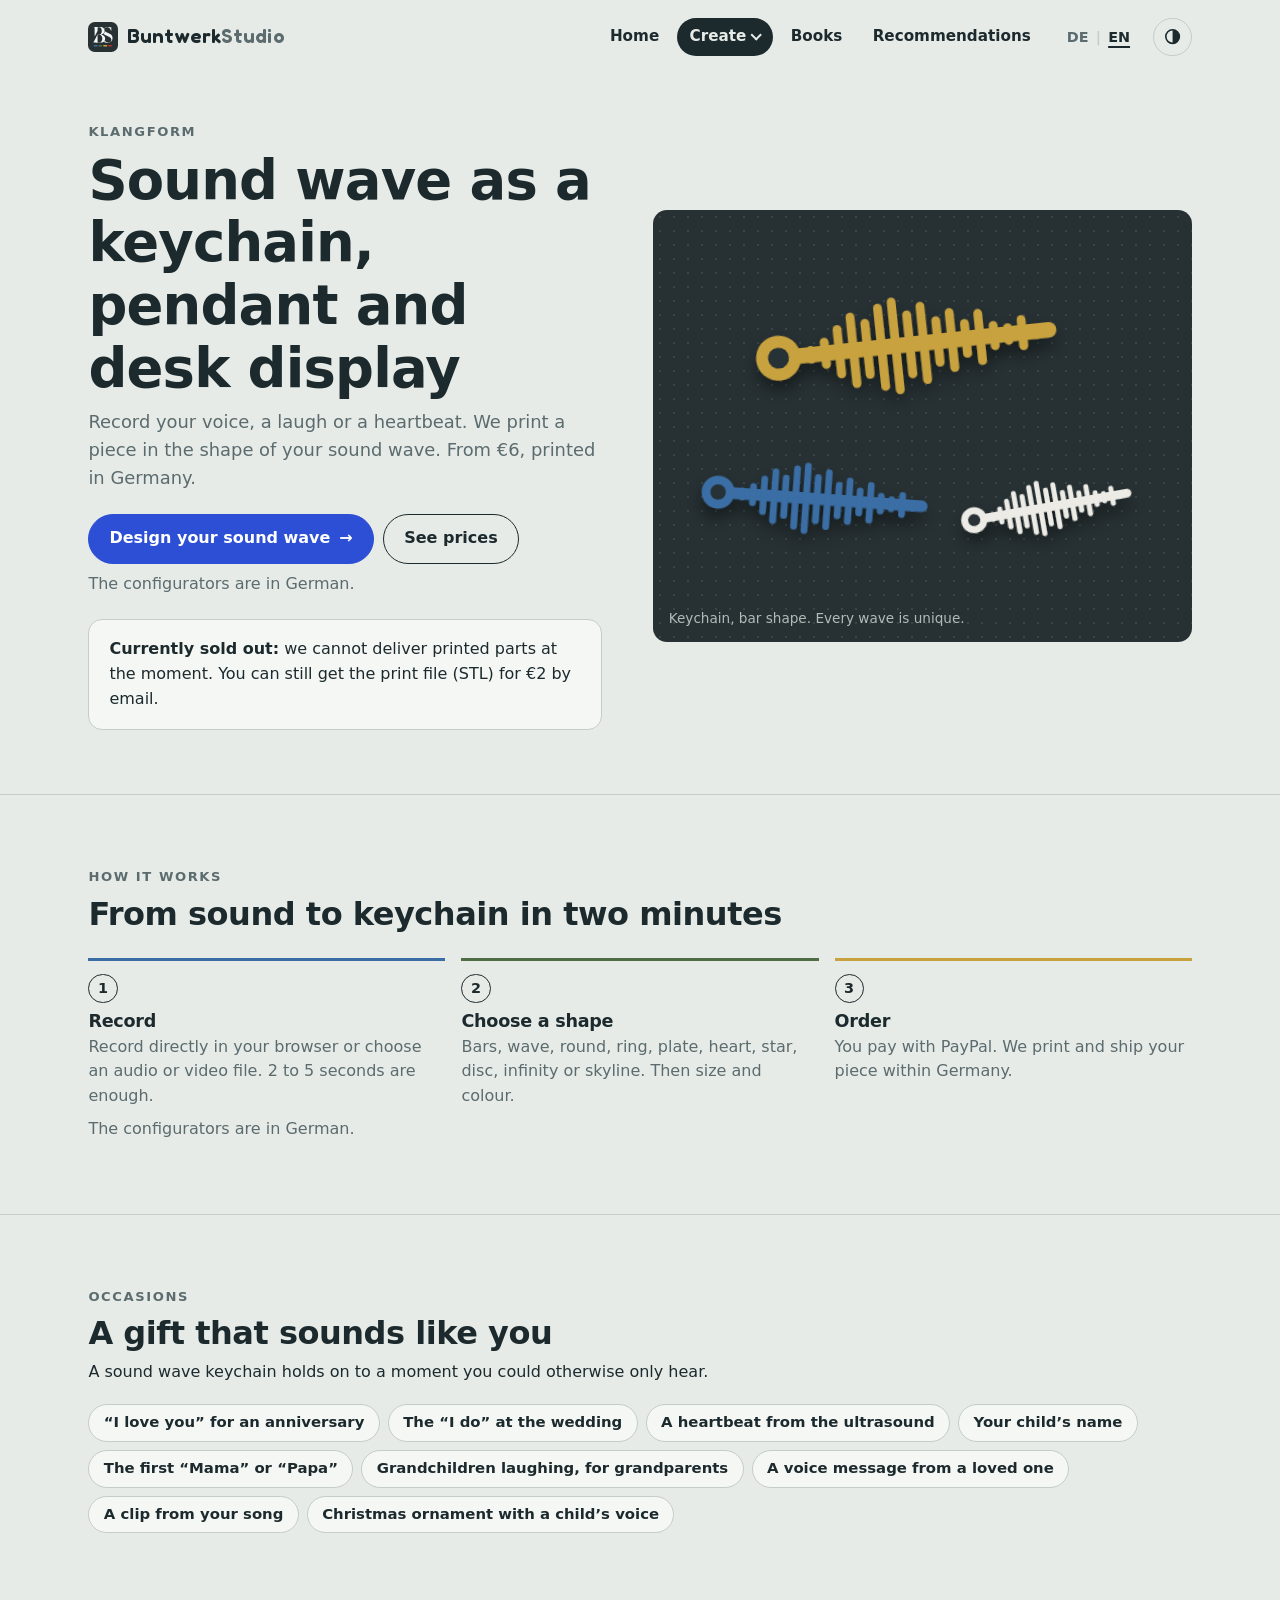
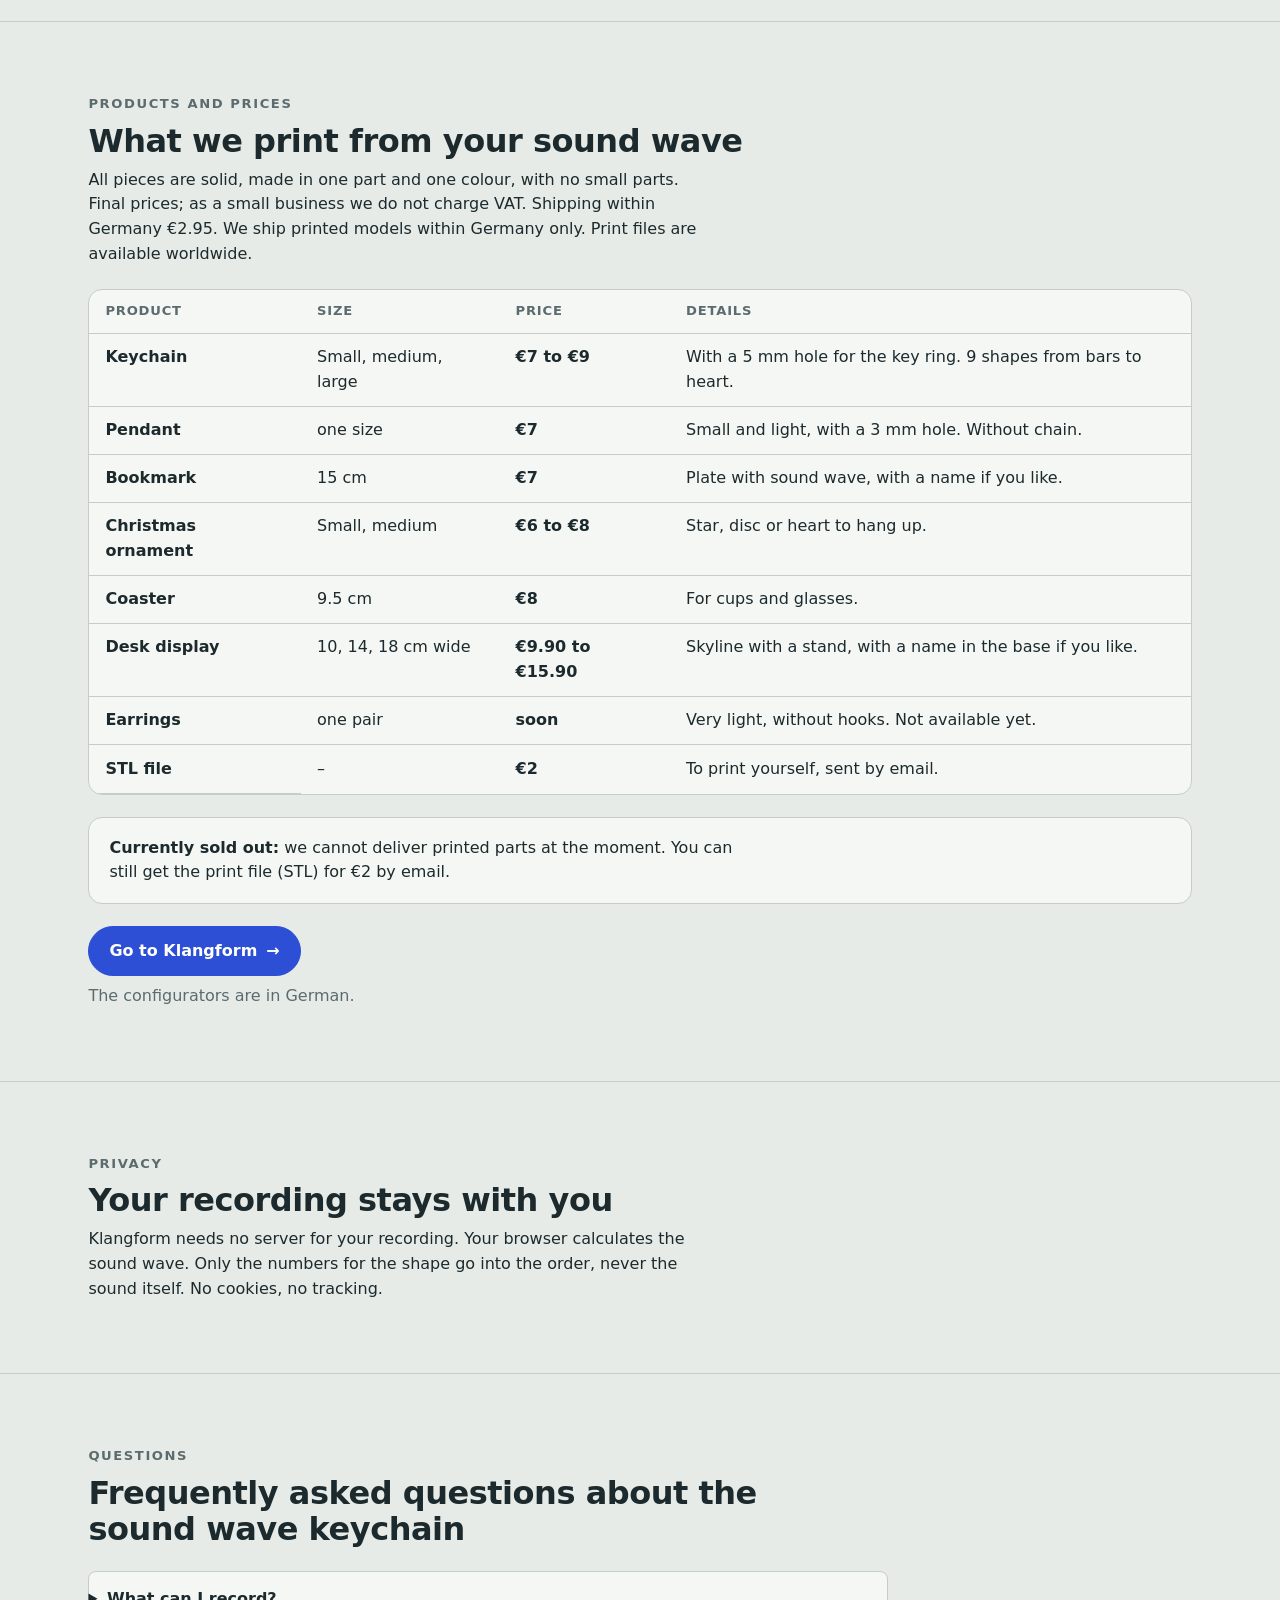
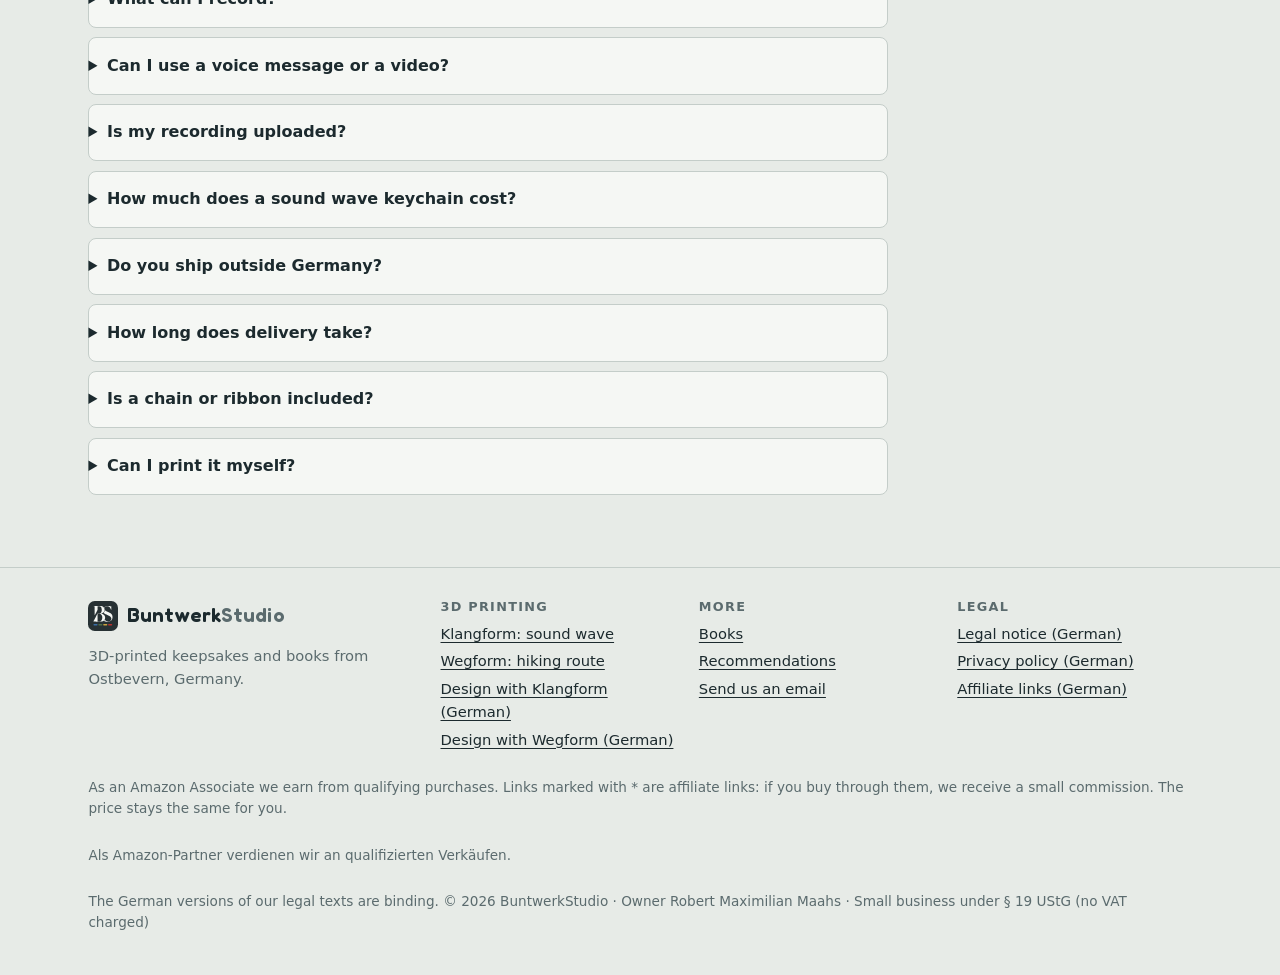
<file: en/sound-wave-keychain.html>
<!doctype html>
<html lang="en">
<head>
  <meta charset="utf-8">
  <meta name="viewport" content="width=device-width, initial-scale=1">
  <meta http-equiv="Content-Security-Policy" content="default-src 'self'; img-src 'self' data:; style-src 'self'; script-src 'self'; font-src 'self'; form-action 'none'; base-uri 'self'">
  <meta name="referrer" content="strict-origin-when-cross-origin">
  <title>Sound wave keychain – personalised and 3D-printed | Klangform</title>
  <meta name="description" content="Your voice as a sound wave keychain, pendant, bookmark or desk display. Recorded in your browser, 3D-printed in Germany, from €6.">
  <meta name="robots" content="index, follow, max-image-preview:large">
  <link rel="canonical" href="https://buntwerkstudio.de/en/sound-wave-keychain.html">
  <link rel="alternate" hreflang="de" href="https://buntwerkstudio.de/schallwelle-anhaenger.html">
  <link rel="alternate" hreflang="en" href="https://buntwerkstudio.de/en/sound-wave-keychain.html">
  <link rel="alternate" hreflang="x-default" href="https://buntwerkstudio.de/schallwelle-anhaenger.html">
  <meta property="og:type" content="website">
  <meta property="og:locale" content="en_GB">
  <meta property="og:site_name" content="BuntwerkStudio">
  <meta property="og:title" content="Sound wave keychain – personalised and 3D-printed | Klangform">
  <meta property="og:description" content="Your voice as a sound wave keychain, pendant, bookmark or desk display. Recorded in your browser, 3D-printed in Germany, from €6.">
  <meta property="og:url" content="https://buntwerkstudio.de/en/sound-wave-keychain.html">
  <meta property="og:image" content="https://buntwerkstudio.de/img/vorschau.png">
  <meta property="og:image:width" content="1200">
  <meta property="og:image:height" content="630">
  <meta name="twitter:card" content="summary_large_image">
  <meta name="theme-color" content="#273134">
  <link rel="icon" href="/img/logo.svg">
  <link rel="preload" href="../fonts/fredoka-600.woff" as="font" type="font/woff" crossorigin>
  <script src="../js/thema.js"></script>
  <link rel="stylesheet" href="../css/style.css">
  <script type="application/ld+json">{"@context":"https://schema.org","@type":"BreadcrumbList","itemListElement":[{"@type":"ListItem","position":1,"name":"Home","item":"https://buntwerkstudio.de/en/index.html"},{"@type":"ListItem","position":2,"name":"Klangform","item":"https://buntwerkstudio.de/en/sound-wave-keychain.html"}]}</script><script type="application/ld+json">{"@context":"https://schema.org","@type":"Product","name":"Klangform sound wave keychain","description":"Personalised 3D-printed keychain, pendant, bookmark, Christmas ornament, coaster or desk display in the shape of your own sound wave.","image":"https://buntwerkstudio.de/img/vorschau.png","brand":{"@type":"Brand","name":"Klangform"},"category":"Personalised gifts","material":"PLA","manufacturer":{"@id":"https://buntwerkstudio.de/#organisation"},"offers":{"@type":"AggregateOffer","priceCurrency":"EUR","lowPrice":"6.00","highPrice":"15.90","offerCount":"7","availability":"https://schema.org/OutOfStock","url":"https://klangform.netlify.app/","seller":{"@id":"https://buntwerkstudio.de/#organisation"}}}</script><script type="application/ld+json">{"@context":"https://schema.org","@type":"FAQPage","mainEntity":[{"@type":"Question","name":"What can I record?","acceptedAnswer":{"@type":"Answer","text":"Anything with a sound: a name, an “I love you”, a laugh, a heartbeat from an ultrasound video, a voice message or a few seconds of your song. 2 to 5 seconds work best."}},{"@type":"Question","name":"Can I use a voice message or a video?","acceptedAnswer":{"@type":"Answer","text":"Yes. Instead of recording, you can upload an audio or video file, for example a saved voice message or an ultrasound video. Then you choose the part you want."}},{"@type":"Question","name":"Is my recording uploaded?","acceptedAnswer":{"@type":"Answer","text":"No. The recording is only analysed in your browser. It becomes a row of numbers for the shape. The sound cannot be restored from these numbers."}},{"@type":"Question","name":"How much does a sound wave keychain cost?","acceptedAnswer":{"@type":"Answer","text":"A keychain costs €7 to €9 depending on the size, a pendant €7, a Christmas ornament from €6. Shipping within Germany costs €2.95. All prices are final prices."}},{"@type":"Question","name":"Do you ship outside Germany?","acceptedAnswer":{"@type":"Answer","text":"We ship printed models within Germany only. Print files are available worldwide."}},{"@type":"Question","name":"How long does delivery take?","acceptedAnswer":{"@type":"Answer","text":"We print your piece and ship it within 7 days of payment. Printed parts are sold out right now. The print file comes by email after payment."}},{"@type":"Question","name":"Is a chain or ribbon included?","acceptedAnswer":{"@type":"Answer","text":"No. Pendants come without a chain, bookmarks and Christmas ornaments without a ribbon. You find matching chains, ribbons and key rings on our recommendations page."}},{"@type":"Question","name":"Can I print it myself?","acceptedAnswer":{"@type":"Answer","text":"Yes. Instead of the printed part you can order the STL file for €2 and print it on your own 3D printer."}}]}</script>
</head>
<body>
<header class="huelle kopfzeile"><a class="wortmarke" href="./" aria-label="BuntwerkStudio – Home"><svg viewBox="0 0 320 320" aria-hidden="true"><rect width="320" height="320" rx="72" fill="#273134"/><path transform="translate(58 52) scale(.388)" fill="#f5f7f4" d="M369.5 1.1C341.8 5.3 320 16.7 300.1 37.3C295.1 42.5 295.2 43.6 300.6 49.3L304.1 53L308.9 45.8C311.5 41.8 317.3 35.1 321.7 30.9C339.4 14 360.9 7 386.1 9.8C398.3 11.1 406.1 13.4 417.4 19.1C443.4 32 467.1 60.8 481.6 96.9C485.3 106.2 486.1 107.5 488.4 107.8C489.9 108 491.2 107.6 491.5 106.8C491.8 106.1 491.6 83.3 491.2 56.2L490.5 6.9L484.5 12C480.8 15.2 478 16.8 477 16.4C467.3 12.6 440.9 5.4 426.5 2.8C414 0.5 379.7 -0.5 369.5 1.1ZM79.8 3.8C1.2 4 0 4 0 6C0 7.8 0.8 8 16.2 8.2L32.5 8.5L32.8 133.4C32.9 202.2 33.4 258.8 33.8 259.2C34.2 259.6 39.9 249.5 46.5 236.7C67.6 195.4 89.6 152.9 105.1 123.9L114 107.2L114 57.6L114 8L132.8 8C161.5 8 175.9 11.2 189.9 20.4C212.5 35.5 225.1 60.6 228.2 97.2C232 143 217.9 183.3 192 200.5C177.8 209.9 163 213 131.6 213C117.3 213 112 213.3 111.2 214.2C110.2 215.4 107.6 220.5 87 260.5C81.9 270.4 75.6 282.6 73 287.5C62.4 307.7 0 431.9 0 432.8C0 434.4 88 435.2 152.5 434.1C211.4 433.1 212.7 433.1 225 430.5C254.2 424.4 273.5 415.4 290.5 399.8C302.5 388.8 310.3 376.6 315.8 360.4C320.7 346.1 321.4 340.9 321.4 322.5C321.4 307.9 321.1 304.2 319.1 296.5C307.4 251.9 269.7 222.7 215.5 216.4C198.2 214.4 194.9 213.7 200.5 213.3C214.9 212.2 237.5 205.4 252.4 197.7C287.8 179.6 306 148.4 306 105.9C306 90.2 304.1 79.3 299.2 67.3C285.2 33 254.7 11.6 211.5 6C193 3.6 180.8 3.4 79.8 3.8ZM172 219.4C203 227.6 221.3 242.9 233.3 270.9C240.4 287.2 243 301.3 243 323C243 346.6 239.6 363.6 231.4 380.9C221.1 402.8 206.7 416.6 186 424.3C174.4 428.6 162.6 430 137.1 430L114 430L114 324.2C114 266 114.3 218 114.8 217.6C115.2 217.2 126.8 217 140.5 217.2C159.8 217.6 167 218.1 172 219.4ZM315.5 122C313.4 143.4 303.2 166.5 288.4 182.9C286 185.6 284 188.4 284 189.2C284 192.9 298.7 206.3 314.1 216.6C322 221.8 340.8 231.6 356.5 238.7C360.4 240.4 366.5 243.2 370.3 244.9C374 246.6 385.9 251.8 396.8 256.6C437.1 274.4 454.8 284.6 468.5 298.4C485.6 315.5 493.3 332.1 493.4 352C493.6 386.1 470 413.6 431.5 424.2C426.5 425.6 419.8 426.2 408 426.6C393.5 427.1 390.4 426.9 382 425C357.2 419.4 333.6 404 320.9 384.9L316.5 378.3L310 389.3C306 396.1 300.7 403.4 296.2 408.2L288.8 416L291.7 417.1C299.3 420.1 319.6 426.3 329 428.5C347.4 432.8 355.2 433.9 373.4 435.2C418 438.1 450.4 430.3 476.9 410.1C508.8 385.7 525.2 349.1 525.2 302.5C525.1 271.9 517.8 249.8 500.6 228.3C485.6 209.7 464.4 195.7 430 181.7C425.3 179.8 414.1 175.2 405 171.6C383.3 162.8 356.7 149.6 345.5 142.2C336.3 136.1 324.8 125.6 319.3 118.5L316.2 114.6L315.5 122Z"/><rect x="58" y="246" width="44" height="14" rx="7" fill="#3a6ea5"/><rect x="110" y="246" width="44" height="14" rx="7" fill="#4f6e45"/><rect x="162" y="246" width="44" height="14" rx="7" fill="#c9a23f"/><rect x="214" y="246" width="44" height="14" rx="7" fill="#b8312f"/></svg><span>Buntwerk<b>Studio</b></span></a><nav class="menue" aria-label="Main menu"><a href="./">Home</a><details class="untermenue"><summary class="aktiv" aria-expanded="false">Create</summary><ul><li><a href="sound-wave-keychain.html" aria-current="page">Klangform</a></li><li><a href="hiking-route-3d-relief.html">Wegform</a></li></ul></details><a href="books.html">Books</a><a href="recommendations.html">Recommendations</a></nav><nav class="sprache" aria-label="Sprache / Language"><a href="../schallwelle-anhaenger.html" lang="de" hreflang="de" data-sprache="de" title="Deutsch">DE</a><span aria-hidden="true">|</span><a href="sound-wave-keychain.html" lang="en" hreflang="en" data-sprache="en" title="English" aria-current="true">EN</a></nav></header>
<main>
<section class="huelle held">
  <div>
    <p class="marke">Klangform</p>
    <h1>Sound wave as a keychain, pendant and desk display</h1>
    <p class="einleitung">Record your voice, a laugh or a heartbeat. We print a piece in the shape of your sound wave. From €6, printed in Germany.</p>
    <div class="knoepfe">
      <a class="haupt" href="https://klangform.netlify.app/" rel="noopener" hreflang="de">Design your sound wave <span class="pfeil" aria-hidden="true">→</span></a>
      <a class="zweit" href="#prices">See prices</a>
    </div>
    <p class="leise">The configurators are in German.</p>
    <div class="kasten"><p><strong>Currently sold out:</strong> we cannot deliver printed parts at the moment. You can still get the print file (STL) for €2 by email.</p></div>
  </div>
  <div class="bett"><svg viewBox="0 0 500 400" role="img" xmlns="http://www.w3.org/2000/svg"><title>Keychains in the shape of a sound wave</title><defs><filter id="schatten" x="-20%" y="-20%" width="140%" height="150%"><feDropShadow dx="0" dy="9" stdDeviation="8" flood-color="#000" flood-opacity=".45"/></filter></defs><g transform="rotate(-6 235 125)" filter="url(#schatten)"><g fill="#c9a23f"><circle cx="115.8" cy="125.0" r="20.8"/><rect x="117.7" y="117.8" width="257.3" height="14.4" rx="7.2"/><rect x="142.2" y="116.9" width="8.1" height="16.2" rx="4.1"/><rect x="155.4" y="110.6" width="8.1" height="28.8" rx="4.1"/><rect x="168.5" y="100.2" width="8.1" height="49.5" rx="4.1"/><rect x="181.7" y="89.9" width="8.1" height="70.2" rx="4.1"/><rect x="194.8" y="97.1" width="8.1" height="55.8" rx="4.1"/><rect x="207.9" y="84.5" width="8.1" height="81.0" rx="4.1"/><rect x="221.1" y="80.0" width="8.1" height="90.0" rx="4.1"/><rect x="234.2" y="93.5" width="8.1" height="63.0" rx="4.1"/><rect x="247.3" y="86.8" width="8.1" height="76.5" rx="4.1"/><rect x="260.5" y="101.6" width="8.1" height="46.8" rx="4.1"/><rect x="273.6" y="95.3" width="8.1" height="59.4" rx="4.1"/><rect x="286.7" y="107.0" width="8.1" height="36.0" rx="4.1"/><rect x="299.9" y="98.9" width="8.1" height="52.2" rx="4.1"/><rect x="313.0" y="111.5" width="8.1" height="27.0" rx="4.1"/><rect x="326.1" y="115.1" width="8.1" height="19.8" rx="4.1"/><rect x="339.3" y="108.8" width="8.1" height="32.4" rx="4.1"/><rect x="352.4" y="117.8" width="8.1" height="14.4" rx="4.1"/></g><circle cx="115.8" cy="125.0" r="9.8" fill="#273134"/></g><g transform="rotate(4 150 268)" filter="url(#schatten)"><g fill="#3a6ea5"><circle cx="60.2" cy="268.0" r="15.2"/><rect x="61.6" y="262.7" width="193.4" height="10.6" rx="5.3"/><rect x="79.7" y="262.1" width="6.1" height="11.9" rx="3.1"/><rect x="89.6" y="257.4" width="6.1" height="21.1" rx="3.1"/><rect x="99.5" y="249.8" width="6.1" height="36.3" rx="3.1"/><rect x="109.4" y="242.3" width="6.1" height="51.5" rx="3.1"/><rect x="119.3" y="247.5" width="6.1" height="40.9" rx="3.1"/><rect x="129.2" y="238.3" width="6.1" height="59.4" rx="3.1"/><rect x="139.1" y="235.0" width="6.1" height="66.0" rx="3.1"/><rect x="149.0" y="244.9" width="6.1" height="46.2" rx="3.1"/><rect x="158.9" y="239.9" width="6.1" height="56.1" rx="3.1"/><rect x="168.8" y="250.8" width="6.1" height="34.3" rx="3.1"/><rect x="178.7" y="246.2" width="6.1" height="43.6" rx="3.1"/><rect x="188.6" y="254.8" width="6.1" height="26.4" rx="3.1"/><rect x="198.5" y="248.9" width="6.1" height="38.3" rx="3.1"/><rect x="208.4" y="258.1" width="6.1" height="19.8" rx="3.1"/><rect x="218.3" y="260.7" width="6.1" height="14.5" rx="3.1"/><rect x="228.3" y="256.1" width="6.1" height="23.8" rx="3.1"/><rect x="238.2" y="262.7" width="6.1" height="10.6" rx="3.1"/></g><circle cx="60.2" cy="268.0" r="7.2" fill="#273134"/></g><g transform="rotate(-10 365 276)" filter="url(#schatten)"><g fill="#ecebe6"><circle cx="297.0" cy="276.0" r="12.0"/><rect x="298.1" y="271.8" width="146.9" height="8.3" rx="4.2"/><rect x="312.3" y="271.3" width="4.6" height="9.4" rx="2.3"/><rect x="319.8" y="267.7" width="4.6" height="16.6" rx="2.3"/><rect x="327.3" y="261.7" width="4.6" height="28.6" rx="2.3"/><rect x="334.8" y="255.7" width="4.6" height="40.6" rx="2.3"/><rect x="342.2" y="259.9" width="4.6" height="32.2" rx="2.3"/><rect x="349.7" y="252.6" width="4.6" height="46.8" rx="2.3"/><rect x="357.2" y="250.0" width="4.6" height="52.0" rx="2.3"/><rect x="364.7" y="257.8" width="4.6" height="36.4" rx="2.3"/><rect x="372.2" y="253.9" width="4.6" height="44.2" rx="2.3"/><rect x="379.7" y="262.5" width="4.6" height="27.0" rx="2.3"/><rect x="387.1" y="258.8" width="4.6" height="34.3" rx="2.3"/><rect x="394.6" y="265.6" width="4.6" height="20.8" rx="2.3"/><rect x="402.1" y="260.9" width="4.6" height="30.2" rx="2.3"/><rect x="409.6" y="268.2" width="4.6" height="15.6" rx="2.3"/><rect x="417.1" y="270.3" width="4.6" height="11.4" rx="2.3"/><rect x="424.6" y="266.6" width="4.6" height="18.7" rx="2.3"/><rect x="432.1" y="271.8" width="4.6" height="8.3" rx="2.3"/></g><circle cx="297.0" cy="276.0" r="5.7" fill="#273134"/></g></svg><p class="unterschrift">Keychain, bar shape. Every wave is unique.</p></div>
</section>

<section class="abschnitt"><div class="huelle">
  <div class="kopf-abschnitt"><p class="marke">How it works</p><h2>From sound to keychain in two minutes</h2></div>
  <ol class="ablauf">
    <li><h3>Record</h3><p>Record directly in your browser or choose an audio or video file. 2 to 5 seconds are enough.</p></li>
    <li><h3>Choose a shape</h3><p>Bars, wave, round, ring, plate, heart, star, disc, infinity or skyline. Then size and colour.</p></li>
    <li><h3>Order</h3><p>You pay with PayPal. We print and ship your piece within Germany.</p></li>
  </ol>
  <p class="leise">The configurators are in German.</p>
</div></section>

<section class="abschnitt"><div class="huelle">
  <div class="kopf-abschnitt"><p class="marke">Occasions</p><h2>A gift that sounds like you</h2>
    <p>A sound wave keychain holds on to a moment you could otherwise only hear.</p></div>
  <ul class="chips">
    <li>“I love you” for an anniversary</li><li>The “I do” at the wedding</li><li>A heartbeat from the ultrasound</li>
    <li>Your child’s name</li><li>The first “Mama” or “Papa”</li><li>Grandchildren laughing, for grandparents</li>
    <li>A voice message from a loved one</li><li>A clip from your song</li><li>Christmas ornament with a child’s voice</li>
  </ul>
</div></section>

<section class="abschnitt" id="prices"><div class="huelle">
  <div class="kopf-abschnitt"><p class="marke">Products and prices</p><h2>What we print from your sound wave</h2>
    <p>All pieces are solid, made in one part and one colour, with no small parts. Final prices; as a small business we do not charge VAT. Shipping within Germany €2.95. We ship printed models within Germany only. Print files are available worldwide.</p></div>
  <div class="tabelle-huelle"><table>
    <thead><tr><th scope="col">Product</th><th scope="col">Size</th><th scope="col">Price</th><th scope="col">Details</th></tr></thead>
    <tbody><tr><th scope="row">Keychain</th><td>Small, medium, large</td><td class="preis">€7 to €9</td><td>With a 5 mm hole for the key ring. 9 shapes from bars to heart.</td></tr><tr><th scope="row">Pendant</th><td>one size</td><td class="preis">€7</td><td>Small and light, with a 3 mm hole. Without chain.</td></tr><tr><th scope="row">Bookmark</th><td>15 cm</td><td class="preis">€7</td><td>Plate with sound wave, with a name if you like.</td></tr><tr><th scope="row">Christmas ornament</th><td>Small, medium</td><td class="preis">€6 to €8</td><td>Star, disc or heart to hang up.</td></tr><tr><th scope="row">Coaster</th><td>9.5 cm</td><td class="preis">€8</td><td>For cups and glasses.</td></tr><tr><th scope="row">Desk display</th><td>10, 14, 18 cm wide</td><td class="preis">€9.90 to €15.90</td><td>Skyline with a stand, with a name in the base if you like.</td></tr><tr><th scope="row">Earrings</th><td>one pair</td><td class="preis">soon</td><td>Very light, without hooks. Not available yet.</td></tr><tr><th scope="row">STL file</th><td>–</td><td class="preis">€2</td><td>To print yourself, sent by email.</td></tr></tbody>
  </table></div>
  <div class="kasten"><p><strong>Currently sold out:</strong> we cannot deliver printed parts at the moment. You can still get the print file (STL) for €2 by email.</p></div>
  <div class="knoepfe"><a class="haupt" href="https://klangform.netlify.app/" rel="noopener" hreflang="de">Go to Klangform <span class="pfeil" aria-hidden="true">→</span></a></div>
  <p class="leise">The configurators are in German.</p>
</div></section>

<section class="abschnitt"><div class="huelle">
  <div class="kopf-abschnitt"><p class="marke">Privacy</p><h2>Your recording stays with you</h2>
    <p>Klangform needs no server for your recording. Your browser calculates the sound wave. Only the numbers for the shape go into the order, never the sound itself. No cookies, no tracking.</p></div>
</div></section>

<section class="abschnitt"><div class="huelle">
  <div class="kopf-abschnitt"><p class="marke">Questions</p><h2>Frequently asked questions about the sound wave keychain</h2></div>
  <div class="fragen"><details><summary>What can I record?</summary><p>Anything with a sound: a name, an “I love you”, a laugh, a heartbeat from an ultrasound video, a voice message or a few seconds of your song. 2 to 5 seconds work best.</p></details><details><summary>Can I use a voice message or a video?</summary><p>Yes. Instead of recording, you can upload an audio or video file, for example a saved voice message or an ultrasound video. Then you choose the part you want.</p></details><details><summary>Is my recording uploaded?</summary><p>No. The recording is only analysed in your browser. It becomes a row of numbers for the shape. The sound cannot be restored from these numbers.</p></details><details><summary>How much does a sound wave keychain cost?</summary><p>A keychain costs €7 to €9 depending on the size, a pendant €7, a Christmas ornament from €6. Shipping within Germany costs €2.95. All prices are final prices.</p></details><details><summary>Do you ship outside Germany?</summary><p>We ship printed models within Germany only. Print files are available worldwide.</p></details><details><summary>How long does delivery take?</summary><p>We print your piece and ship it within 7 days of payment. Printed parts are sold out right now. The print file comes by email after payment.</p></details><details><summary>Is a chain or ribbon included?</summary><p>No. Pendants come without a chain, bookmarks and Christmas ornaments without a ribbon. You find matching chains, ribbons and key rings on our recommendations page.</p></details><details><summary>Can I print it myself?</summary><p>Yes. Instead of the printed part you can order the STL file for €2 and print it on your own 3D printer.</p></details></div>
</div></section>
</main>
<footer class="fuss"><div class="huelle">
  <div class="fuss-raster">
    <div><a class="wortmarke" href="./"><svg viewBox="0 0 320 320" aria-hidden="true"><rect width="320" height="320" rx="72" fill="#273134"/><path transform="translate(58 52) scale(.388)" fill="#f5f7f4" d="M369.5 1.1C341.8 5.3 320 16.7 300.1 37.3C295.1 42.5 295.2 43.6 300.6 49.3L304.1 53L308.9 45.8C311.5 41.8 317.3 35.1 321.7 30.9C339.4 14 360.9 7 386.1 9.8C398.3 11.1 406.1 13.4 417.4 19.1C443.4 32 467.1 60.8 481.6 96.9C485.3 106.2 486.1 107.5 488.4 107.8C489.9 108 491.2 107.6 491.5 106.8C491.8 106.1 491.6 83.3 491.2 56.2L490.5 6.9L484.5 12C480.8 15.2 478 16.8 477 16.4C467.3 12.6 440.9 5.4 426.5 2.8C414 0.5 379.7 -0.5 369.5 1.1ZM79.8 3.8C1.2 4 0 4 0 6C0 7.8 0.8 8 16.2 8.2L32.5 8.5L32.8 133.4C32.9 202.2 33.4 258.8 33.8 259.2C34.2 259.6 39.9 249.5 46.5 236.7C67.6 195.4 89.6 152.9 105.1 123.9L114 107.2L114 57.6L114 8L132.8 8C161.5 8 175.9 11.2 189.9 20.4C212.5 35.5 225.1 60.6 228.2 97.2C232 143 217.9 183.3 192 200.5C177.8 209.9 163 213 131.6 213C117.3 213 112 213.3 111.2 214.2C110.2 215.4 107.6 220.5 87 260.5C81.9 270.4 75.6 282.6 73 287.5C62.4 307.7 0 431.9 0 432.8C0 434.4 88 435.2 152.5 434.1C211.4 433.1 212.7 433.1 225 430.5C254.2 424.4 273.5 415.4 290.5 399.8C302.5 388.8 310.3 376.6 315.8 360.4C320.7 346.1 321.4 340.9 321.4 322.5C321.4 307.9 321.1 304.2 319.1 296.5C307.4 251.9 269.7 222.7 215.5 216.4C198.2 214.4 194.9 213.7 200.5 213.3C214.9 212.2 237.5 205.4 252.4 197.7C287.8 179.6 306 148.4 306 105.9C306 90.2 304.1 79.3 299.2 67.3C285.2 33 254.7 11.6 211.5 6C193 3.6 180.8 3.4 79.8 3.8ZM172 219.4C203 227.6 221.3 242.9 233.3 270.9C240.4 287.2 243 301.3 243 323C243 346.6 239.6 363.6 231.4 380.9C221.1 402.8 206.7 416.6 186 424.3C174.4 428.6 162.6 430 137.1 430L114 430L114 324.2C114 266 114.3 218 114.8 217.6C115.2 217.2 126.8 217 140.5 217.2C159.8 217.6 167 218.1 172 219.4ZM315.5 122C313.4 143.4 303.2 166.5 288.4 182.9C286 185.6 284 188.4 284 189.2C284 192.9 298.7 206.3 314.1 216.6C322 221.8 340.8 231.6 356.5 238.7C360.4 240.4 366.5 243.2 370.3 244.9C374 246.6 385.9 251.8 396.8 256.6C437.1 274.4 454.8 284.6 468.5 298.4C485.6 315.5 493.3 332.1 493.4 352C493.6 386.1 470 413.6 431.5 424.2C426.5 425.6 419.8 426.2 408 426.6C393.5 427.1 390.4 426.9 382 425C357.2 419.4 333.6 404 320.9 384.9L316.5 378.3L310 389.3C306 396.1 300.7 403.4 296.2 408.2L288.8 416L291.7 417.1C299.3 420.1 319.6 426.3 329 428.5C347.4 432.8 355.2 433.9 373.4 435.2C418 438.1 450.4 430.3 476.9 410.1C508.8 385.7 525.2 349.1 525.2 302.5C525.1 271.9 517.8 249.8 500.6 228.3C485.6 209.7 464.4 195.7 430 181.7C425.3 179.8 414.1 175.2 405 171.6C383.3 162.8 356.7 149.6 345.5 142.2C336.3 136.1 324.8 125.6 319.3 118.5L316.2 114.6L315.5 122Z"/><rect x="58" y="246" width="44" height="14" rx="7" fill="#3a6ea5"/><rect x="110" y="246" width="44" height="14" rx="7" fill="#4f6e45"/><rect x="162" y="246" width="44" height="14" rx="7" fill="#c9a23f"/><rect x="214" y="246" width="44" height="14" rx="7" fill="#b8312f"/></svg><span>Buntwerk<b>Studio</b></span></a>
      <p>3D-printed keepsakes and books from Ostbevern, Germany.</p></div>
    <div><h2>3D printing</h2><ul>
      <li><a href="sound-wave-keychain.html">Klangform: sound wave</a></li>
      <li><a href="hiking-route-3d-relief.html">Wegform: hiking route</a></li>
      <li><a href="https://klangform.netlify.app/" rel="noopener" hreflang="de">Design with Klangform (German)</a></li>
      <li><a href="https://tracks-and-trails.netlify.app/" rel="noopener" hreflang="de">Design with Wegform (German)</a></li></ul></div>
    <div><h2>More</h2><ul>
      <li><a href="books.html">Books</a></li>
      <li><a href="recommendations.html">Recommendations</a></li>
      <li><a href="mailto:buntwerkstudio@gmail.com">Send us an email</a></li></ul></div>
    <div><h2>Legal</h2><ul>
      <li><a href="../impressum.html" hreflang="de">Legal notice (German)</a></li>
      <li><a href="../datenschutz.html" hreflang="de">Privacy policy (German)</a></li>
      <li><a href="../datenschutz.html#partnerprogramm" hreflang="de">Affiliate links (German)</a></li></ul></div>
  </div>
  <p class="klein">As an Amazon Associate we earn from qualifying purchases. Links marked with * are affiliate links: if you buy through them, we receive a small commission. The price stays the same for you.</p>
  <p class="klein" lang="de">Als Amazon-Partner verdienen wir an qualifizierten Verkäufen.</p>
  <p class="klein">The German versions of our legal texts are binding. © 2026 BuntwerkStudio · Owner Robert Maximilian Maahs · Small business under § 19 UStG (no VAT charged)</p>
</div></footer>
<script src="../js/partner.js" defer></script>
<script src="../js/sprache.js" defer></script>
<script src="../js/menue.js" defer></script>
</body>
</html>
</file>
<file: css/style.css>
/* BuntwerkStudio – Design von Klangform und Wegform (gleiche Farben, Schrift, Formen) */

@font-face {
  font-family: "Fredoka";
  src: url("../fonts/fredoka-600.woff") format("woff");
  font-weight: 600;
  font-display: swap;
}

:root {
  --grund: #e7ebe7;
  --flaeche: #f5f7f4;
  --tinte: #1c2a2e;
  --leise: #5b6b6e;
  --linie: #c4cdc9;
  --aktion: #2d4fd6;
  --aktion-tinte: #ffffff;
  --bett: #273134;
  --bett-punkt: #3a4548;
  --bett-tinte: #c9d3d0;
  --gold: #c9a23f;
  /* „bunt“: die vier Farben aus Wegform */
  --k1: #4f6e45;
  --k2: #b8312f;
  --k3: #c9a23f;
  --k4: #3a6ea5;
  --radius-gross: 14px;
  --radius-klein: 8px;
  color-scheme: light;
}
@media (prefers-color-scheme: dark) {
  :root:not([data-theme="light"]) {
    --grund: #121a1d; --flaeche: #1a2428; --tinte: #e4ebe7; --leise: #9aa9a8;
    --linie: #33423f; --aktion: #7d98ff; --aktion-tinte: #0d1430;
    --bett: #0c1214; --bett-punkt: #1f2a2d;
    --k1: #8fb67f; --k2: #f07a6c; --k3: #e2c063; --k4: #7fa8dd;
    color-scheme: dark;
  }
}
:root[data-theme="dark"] {
  --grund: #121a1d; --flaeche: #1a2428; --tinte: #e4ebe7; --leise: #9aa9a8;
  --linie: #33423f; --aktion: #7d98ff; --aktion-tinte: #0d1430;
  --bett: #0c1214; --bett-punkt: #1f2a2d;
  --k1: #8fb67f; --k2: #f07a6c; --k3: #e2c063; --k4: #7fa8dd;
  color-scheme: dark;
}

* { box-sizing: border-box; }
html { scroll-behavior: smooth; }
body {
  margin: 0;
  background: var(--grund);
  color: var(--tinte);
  font: 16px/1.55 system-ui, -apple-system, "Segoe UI", Roboto, sans-serif;
  -webkit-font-smoothing: antialiased;
}
img, svg { max-width: 100%; }
a { color: inherit; text-underline-offset: 3px; }
:focus-visible { outline: 3px solid var(--aktion); outline-offset: 3px; }

h1, h2, h3 {
  font-family: ui-rounded, "SF Pro Rounded", system-ui, sans-serif;
  letter-spacing: -0.015em;
  line-height: 1.15;
  margin: 0;
}
h1 { font-size: clamp(2rem, 1.3rem + 3vw, 3.4rem); font-weight: 750; }
h2 { font-size: clamp(1.4rem, 1.1rem + 1.2vw, 2rem); font-weight: 720; }
h3 { font-size: 1.1rem; font-weight: 700; }
p { margin: .5rem 0 0; max-width: 62ch; }
.leise { color: var(--leise); }
.sr { position: absolute; width: 1px; height: 1px; overflow: hidden; clip: rect(0 0 0 0); white-space: nowrap; }

.huelle { max-width: 1180px; margin: 0 auto; padding: 0 clamp(1rem, 3vw, 2.5rem); }

/* ---------- Kopf ---------- */
.kopfzeile {
  display: flex; align-items: center; justify-content: space-between; gap: 1rem;
  padding-top: 1.1rem; padding-bottom: 1.1rem;
}
.wortmarke {
  display: inline-flex; align-items: center; gap: .55rem;
  font-family: "Fredoka", ui-rounded, system-ui, sans-serif; font-weight: 600;
  font-size: 1.25rem; text-decoration: none; letter-spacing: .005em;
}
.wortmarke svg { width: 30px; height: 30px; flex: none; }
.wortmarke span b { font-weight: 600; color: var(--leise); }
.menue { display: flex; flex-wrap: wrap; gap: .2rem .3rem; }
.menue a {
  text-decoration: none; font-weight: 600; font-size: .95rem;
  padding: .45rem .8rem; border-radius: 999px;
}
.menue a:hover { background: var(--flaeche); }
.menue a[aria-current="page"] { background: var(--tinte); color: var(--grund); }

/* Oberpunkt mit Untermenü, z. B. „Gestalten“ (Aufgabe 2026-11-27_website_menue-gestalten, 28.11.2026) */
.menue .untermenue { position: relative; background: none; border: 0; border-radius: 0; padding: 0; }
.menue .untermenue[open] > summary { border-bottom: 0; }
.menue summary {
  list-style: none; cursor: pointer; user-select: none;
  display: inline-flex; align-items: center; gap: .35rem;
  font-weight: 600; font-size: .95rem; padding: .45rem .8rem; border-radius: 999px;
}
.menue summary::-webkit-details-marker { display: none; }
.menue summary::after {
  content: ""; width: .42em; height: .42em; margin-top: -.2em;
  border-right: 2px solid currentColor; border-bottom: 2px solid currentColor;
  transform: rotate(45deg); transition: transform .15s;
}
.menue details[open] > summary::after { transform: rotate(225deg); margin-top: .2em; }
.menue summary:hover { background: var(--flaeche); }
.menue summary.aktiv { background: var(--tinte); color: var(--grund); }
.menue summary:focus-visible, .menue a:focus-visible { outline: 3px solid var(--aktion); outline-offset: 2px; }
.menue .untermenue ul {
  list-style: none; margin: 0; padding: .3rem;
  position: absolute; top: calc(100% + .3rem); left: 0; z-index: 20; min-width: 11rem;
  background: var(--flaeche); border: 1.5px solid var(--linie); border-radius: var(--radius-gross);
  box-shadow: 0 8px 24px rgb(0 0 0 / .12);
}
.menue .untermenue li a { display: block; }
.menue .untermenue li a:hover { background: var(--grund); }

/* ---------- Knöpfe (wie Klangform) ---------- */
.knoepfe { display: flex; flex-wrap: wrap; gap: .6rem; margin-top: 1.4rem; }
.haupt, .zweit {
  font: inherit; font-weight: 600; cursor: pointer; text-decoration: none;
  border-radius: 999px; border: 1.5px solid var(--tinte);
  padding: .72rem 1.25rem;
  display: inline-flex; align-items: center; gap: .55rem; white-space: nowrap;
  transition: background-color .15s, color .15s, filter .15s;
}
.haupt { background: var(--aktion); border-color: var(--aktion); color: var(--aktion-tinte); }
.haupt:hover { filter: brightness(1.08); }
.zweit { background: transparent; color: var(--tinte); }
.zweit:hover { background: var(--tinte); color: var(--grund); }
.pfeil { transition: transform .15s; }
a:hover .pfeil { transform: translateX(3px); }

.marke {
  font-size: .82rem; font-weight: 700; letter-spacing: .12em; text-transform: uppercase;
  color: var(--leise); margin: 0 0 .5rem;
}

/* ---------- Bühne (Druckbett) ---------- */
.held {
  display: grid; grid-template-columns: minmax(0, 1fr) minmax(0, 1.05fr);
  gap: clamp(1.5rem, 4vw, 3.5rem); align-items: center;
  padding-top: clamp(1rem, 4vw, 3rem); padding-bottom: clamp(2rem, 5vw, 4rem);
}
.held p.einleitung { font-size: 1.12rem; color: var(--leise); }
.bett {
  position: relative; aspect-ratio: 5 / 4;
  border-radius: var(--radius-gross);
  background-color: var(--bett);
  background-image: radial-gradient(var(--bett-punkt) 1.1px, transparent 1.2px);
  background-size: 14px 14px;
  overflow: hidden; display: grid; place-items: center;
}
.bett svg { width: 100%; height: 100%; }
.bett .unterschrift {
  position: absolute; left: 1rem; right: 1rem; bottom: .75rem; margin: 0;
  color: var(--bett-tinte); font-size: .85rem; opacity: .85; max-width: none;
}

.streifen { display: flex; height: 6px; border-radius: 3px; overflow: hidden; max-width: 9rem; margin: 1.2rem 0 0; }
.streifen i { flex: 1; }
.streifen i:nth-child(1) { background: var(--k4); }
.streifen i:nth-child(2) { background: var(--k1); }
.streifen i:nth-child(3) { background: var(--k3); }
.streifen i:nth-child(4) { background: var(--k2); }

/* ---------- Abschnitte ---------- */
.abschnitt { padding: clamp(2.5rem, 6vw, 4.5rem) 0; border-top: 1px solid var(--linie); }
.abschnitt > .huelle > p { color: var(--leise); }
.kopf-abschnitt { max-width: 46rem; }

.karten { display: grid; grid-template-columns: repeat(2, minmax(0, 1fr)); gap: 1rem; margin-top: 1.8rem; }
.karten.drei { grid-template-columns: repeat(3, minmax(0, 1fr)); }
.karte {
  display: flex; flex-direction: column;
  background: var(--flaeche); border: 1.5px solid var(--linie);
  border-radius: var(--radius-gross); overflow: hidden;
}
.karte .bett { aspect-ratio: 16 / 9; border-radius: 0; }
.karte-text { padding: 1.2rem 1.25rem 1.35rem; display: flex; flex-direction: column; flex: 1; }
.karte-text p { color: var(--leise); }
.karte-text .knoepfe { margin-top: auto; padding-top: 1.1rem; }
.karte-oben { border-top: 4px solid var(--farbe, var(--k4)); }

.preis { font-weight: 700; color: var(--tinte); font-variant-numeric: tabular-nums; }
.liste { margin: .9rem 0 0; padding: 0; list-style: none; display: grid; gap: .45rem; }
.liste li { display: grid; grid-template-columns: 1.1rem 1fr; gap: .55rem; align-items: baseline; }
.liste li::before { content: ""; width: .55rem; height: .55rem; border-radius: 50%; background: var(--farbe, var(--k1)); transform: translateY(-.1rem); }

/* Schritte 1-2-3 */
.ablauf { counter-reset: s; display: grid; grid-template-columns: repeat(3, minmax(0, 1fr)); gap: 1rem; margin: 1.6rem 0 0; padding: 0; list-style: none; }
.ablauf li { counter-increment: s; border-top: 3px solid var(--farbe, var(--k4)); padding-top: .8rem; }
.ablauf li::before {
  content: counter(s); display: inline-grid; place-items: center;
  width: 1.7rem; height: 1.7rem; border-radius: 50%; border: 1.5px solid var(--tinte);
  font-size: .9rem; font-weight: 600; margin-bottom: .5rem;
}
.ablauf li:nth-child(2) { --farbe: var(--k1); }
.ablauf li:nth-child(3) { --farbe: var(--k3); }
.ablauf h3 { margin-bottom: .2rem; }
.ablauf p { color: var(--leise); margin: 0; }

/* Anlässe als Chips */
.chips { display: flex; flex-wrap: wrap; gap: .5rem; margin-top: 1.2rem; padding: 0; list-style: none; }
.chips li { border: 1.5px solid var(--linie); background: var(--flaeche); border-radius: 999px; padding: .4rem .9rem; font-weight: 600; font-size: .93rem; }

/* Tabelle */
.tabelle-huelle { overflow-x: auto; margin-top: 1.4rem; border: 1.5px solid var(--linie); border-radius: var(--radius-gross); background: var(--flaeche); }
table { border-collapse: collapse; width: 100%; font-variant-numeric: tabular-nums; }
th, td { text-align: left; padding: .7rem 1rem; border-bottom: 1px solid var(--linie); vertical-align: top; }
tr:last-child td { border-bottom: 0; }
th { font-size: .82rem; letter-spacing: .06em; text-transform: uppercase; color: var(--leise); }

/* Fragen */
.fragen { margin-top: 1.4rem; display: grid; gap: .6rem; max-width: 50rem; }
details { background: var(--flaeche); border: 1.5px solid var(--linie); border-radius: var(--radius-klein); padding: .2rem 1.1rem; }
summary { cursor: pointer; font-weight: 650; padding: .75rem 0; list-style-position: outside; }
details[open] summary { border-bottom: 1px solid var(--linie); }
details p { color: var(--leise); margin: .7rem 0 .9rem; }

/* Bücher und Empfehlungen */
.buecher { display: grid; grid-template-columns: repeat(auto-fill, minmax(min(100%, 15rem), 1fr)); gap: 1rem; margin-top: 1.8rem; }
.buch { display: flex; flex-direction: column; background: var(--flaeche); border: 1.5px solid var(--linie); border-radius: var(--radius-gross); padding: 1rem; }
.buch img, .buch .umschlag { width: 100%; height: auto; aspect-ratio: 302 / 390; object-fit: cover; border-radius: 6px; box-shadow: 0 8px 18px rgb(0 0 0 / .18); background: var(--bett); }
.buch h3 { margin-top: .9rem; }
.buch p { color: var(--leise); font-size: .95rem; }
.buch .knoepfe { margin-top: auto; padding-top: 1rem; }

.partner-hinweis {
  margin-top: 1.6rem; padding: .85rem 1rem; border-radius: var(--radius-klein);
  border: 1.5px dashed var(--linie); background: var(--flaeche); color: var(--leise); font-size: .92rem; max-width: none;
}
.kennung { font-size: .78rem; font-weight: 700; letter-spacing: .04em; color: var(--leise); }

.kasten { margin-top: 1.4rem; padding: 1.1rem 1.25rem; border: 1.5px solid var(--linie); border-radius: var(--radius-gross); background: var(--flaeche); }
.kasten p:first-child { margin-top: 0; }

/* Textseiten (Impressum, Datenschutz) */
.textseite { max-width: 46rem; margin: 0 auto; padding: 1rem clamp(1rem, 3vw, 2.5rem) 3rem; }
.textseite h1 { font-size: clamp(1.8rem, 1.3rem + 2vw, 2.4rem); }
.textseite h2 { font-size: 1.2rem; margin-top: 1.9rem; }
.textseite h3 { margin-top: 1.2rem; }
.textseite p { margin: .6rem 0; overflow-wrap: anywhere; }
.textseite ul { padding-left: 1.3rem; max-width: 62ch; }
.textseite li { margin: .3rem 0; }

/* ---------- Fuß ---------- */
.fuss { border-top: 1px solid var(--linie); padding: 2rem 0 2.6rem; color: var(--leise); font-size: .92rem; }
.fuss-raster { display: grid; grid-template-columns: 1.4fr 1fr 1fr 1fr; gap: 1.5rem; }
.fuss h2 { font-size: .8rem; letter-spacing: .1em; text-transform: uppercase; color: var(--leise); font-family: inherit; font-weight: 700; margin-bottom: .5rem; }
.fuss ul { list-style: none; margin: 0; padding: 0; display: grid; gap: .3rem; }
.fuss a { color: var(--tinte); }
.fuss .klein { font-size: .85rem; margin-top: 1.6rem; max-width: none; }

@media (max-width: 900px) {
  .held { grid-template-columns: 1fr; }
  .held .bett { order: -1; aspect-ratio: 16 / 11; }
  .karten.drei { grid-template-columns: 1fr 1fr; }
  .fuss-raster { grid-template-columns: 1fr 1fr; }
}
@media (max-width: 640px) {
  .karten, .karten.drei, .ablauf { grid-template-columns: 1fr; }
  .kopfzeile { flex-direction: column; align-items: flex-start; gap: .6rem; }
  .menue { margin-left: -.8rem; }
  .menue details.untermenue[open] { flex-basis: 100%; }
  .menue .untermenue ul { position: static; display: flex; flex-wrap: wrap; gap: .2rem .3rem; min-width: 0; margin: .15rem 0 .2rem 1.2rem; padding: 0; background: none; border: 0; box-shadow: none; }
  .menue .untermenue li a { display: inline-block; }
  .knoepfe > a { flex: 1 1 auto; justify-content: center; }
  .fuss-raster { grid-template-columns: 1fr; }
}
@media (prefers-reduced-motion: reduce) {
  * { transition: none !important; scroll-behavior: auto !important; }
}

/* Akzentfarben für Karten */
.gold { --farbe: var(--k3); }
.gruen { --farbe: var(--k1); }
.rot { --farbe: var(--k2); }
.blau { --farbe: var(--k4); }
tbody th { font-size: 1rem; letter-spacing: 0; text-transform: none; color: var(--tinte); font-weight: 650; }

/* Umschlag-Collage */
.collage { display: flex; justify-content: center; align-items: center; gap: 0; padding: 1.5rem; }
.collage img {
  width: 30%; height: auto; border-radius: 6px; margin: 0 -2.5%;
  transform: rotate(var(--d, 0deg)); box-shadow: 0 14px 28px rgb(0 0 0 / .5);
}
.collage img:nth-child(2) { z-index: 1; width: 33%; }
.collage .dreh0 { transform: rotate(-7deg); }
.collage .dreh1 { transform: rotate(3deg); }
.collage .dreh2 { transform: rotate(9deg); }

/* ---------- Hell/Dunkel-Schalter in der Kopfzeile (js/thema.js, Website, Klangform B12, Wegform B18) ---------- */
.kopfzeile { position: relative; }
.kopfzeile .menue { margin-left: auto; }
.thema-knopf {
  flex: none; display: inline-flex; align-items: center; justify-content: center;
  width: 2.4rem; height: 2.4rem; margin: 0; padding: 0; border-radius: 999px;
  border: 1.5px solid var(--linie); background: transparent; color: var(--tinte); cursor: pointer;
}
.thema-knopf svg { width: 1.2rem; height: 1.2rem; }
.thema-knopf:hover { background: var(--flaeche); }
.thema-knopf:focus-visible { outline: 3px solid var(--aktion); outline-offset: 2px; }
@media (max-width: 640px) {
  .kopfzeile .menue { margin-left: -.8rem; }
  .thema-knopf { position: absolute; top: .75rem; right: clamp(1rem, 3vw, 2.5rem); }
  .kopfzeile .wortmarke { margin-right: 3rem; }
}
@media print { .thema-knopf { display: none; } }

/* ---------- Sprachwechsel DE | EN in der Kopfzeile (js/sprache.js, Aufgabe B7) ---------- */
.sprache { flex: none; display: inline-flex; align-items: center; font-weight: 600; font-size: .9rem; }
.sprache span { color: var(--linie); }
.sprache a { text-decoration: none; color: var(--leise); padding: .45rem .45rem; border-radius: 999px; }
.sprache a[aria-current] { color: var(--tinte); text-decoration: underline; text-decoration-thickness: 2px; text-underline-offset: .25em; }
.sprache a:hover { background: var(--flaeche); }
.sprache a:focus-visible { outline: 3px solid var(--aktion); outline-offset: 2px; }
.sprach-hinweis {
  display: flex; flex-wrap: wrap; align-items: center; gap: .5rem 1rem;
  background: var(--flaeche); border: 1.5px solid var(--linie); border-radius: var(--radius-klein);
  padding: .6rem .8rem .6rem 1rem; margin-bottom: .6rem;
}
.sprach-hinweis p { margin: 0; flex: 1 1 14rem; }
.sprach-hinweis .zweit { padding: .35rem .9rem; }
.sprach-zu {
  flex: none; width: 2.2rem; height: 2.2rem; border-radius: 999px; border: 1.5px solid var(--linie);
  background: transparent; color: var(--tinte); font: inherit; font-size: 1.2rem; line-height: 1; cursor: pointer;
}
.sprach-zu:hover { background: var(--grund); }
.sprach-zu:focus-visible { outline: 3px solid var(--aktion); outline-offset: 2px; }
@media (max-width: 640px) {
  .sprache { position: absolute; top: .75rem; height: 2.4rem; right: calc(clamp(1rem, 3vw, 2.5rem) + 2.9rem); }
  .kopfzeile .wortmarke { margin-right: 8rem; }
}
@media print { .sprache, .sprach-hinweis { display: none; } }
</file>
